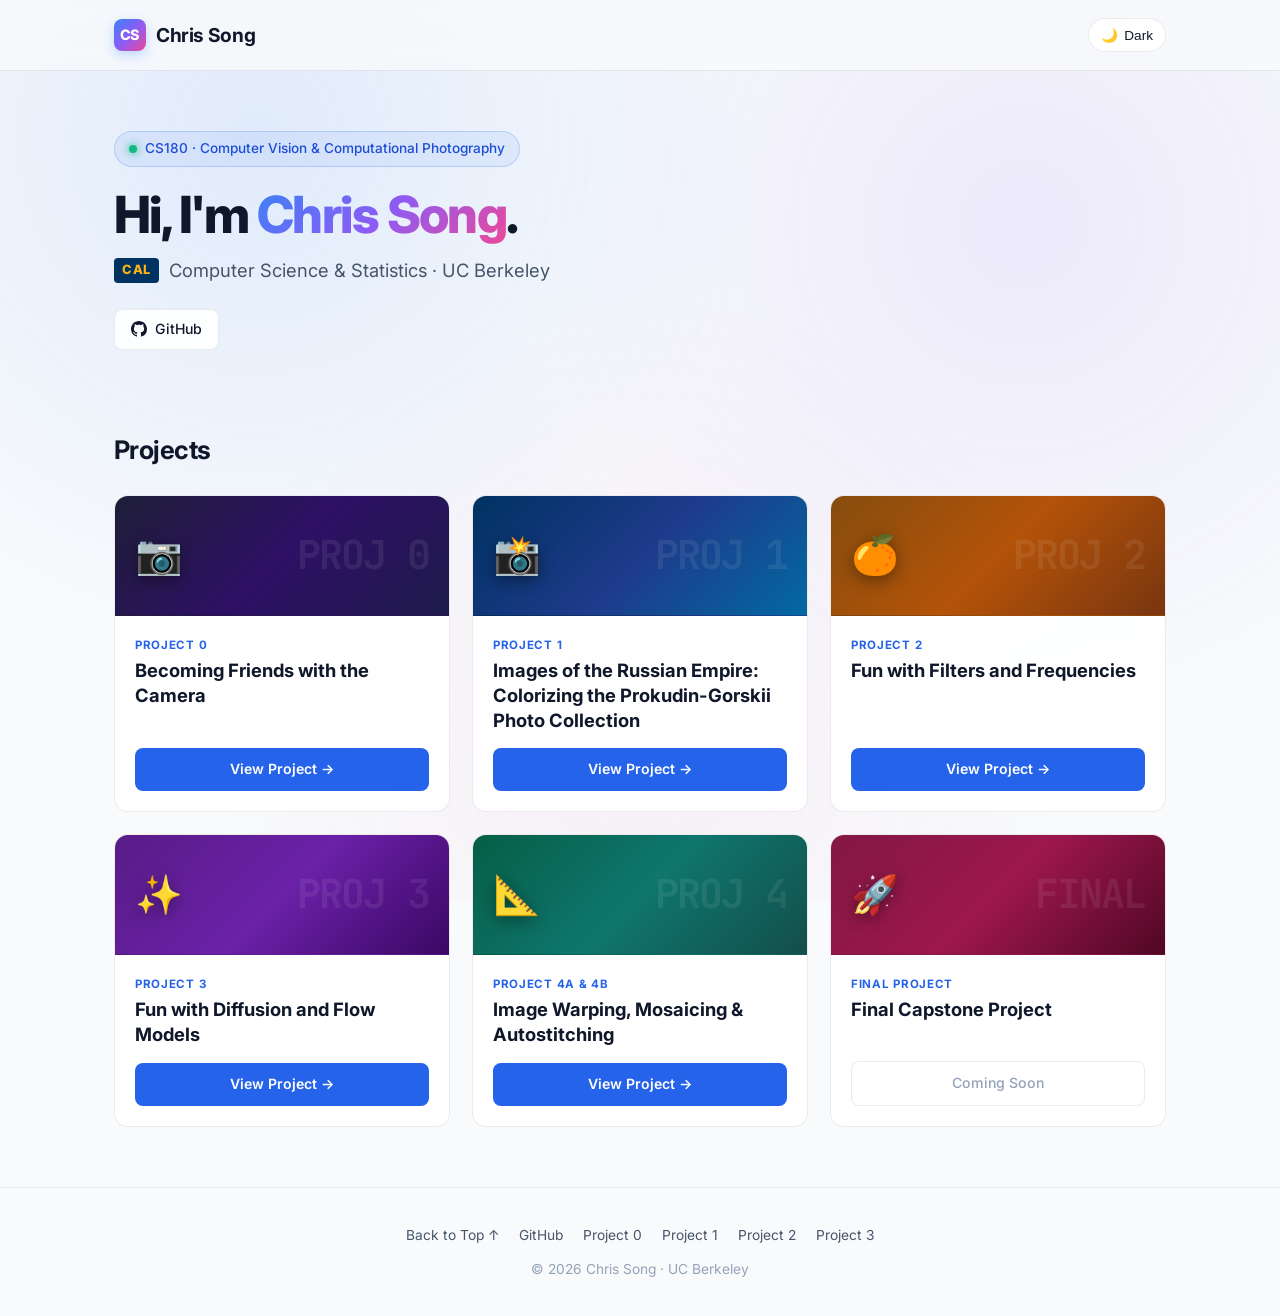
<file: index.html>
<!DOCTYPE html>
<html lang="en">
<head>
    <meta charset="UTF-8">
    <meta name="viewport" content="width=device-width, initial-scale=1.0">
    <title>Chris Song | CS180 Portfolio</title>
    <meta name="description" content="Chris Song - Computer Science & Statistics at UC Berkeley. CS180 Computer Vision & Computational Photography Portfolio.">
    <link rel="preconnect" href="https://fonts.googleapis.com">
    <link rel="preconnect" href="https://fonts.gstatic.com" crossorigin>
    <link href="https://fonts.googleapis.com/css2?family=Inter:wght@300;400;500;600;700;800&family=JetBrains+Mono:wght@500;700&display=swap" rel="stylesheet">
    <style>
        :root {
            --bg: #0b0f19;
            --bg-secondary: #111827;
            --card-bg: rgba(17, 24, 39, 0.75);
            --card-border: rgba(255, 255, 255, 0.08);
            --card-hover-border: rgba(59, 130, 246, 0.5);
            --text-primary: #f3f4f6;
            --text-secondary: #9ca3af;
            --text-muted: #6b7280;
            --accent-primary: #3b82f6;
            --accent-gradient: linear-gradient(135deg, #3b82f6 0%, #8b5cf6 50%, #ec4899 100%);
            --glow: rgba(59, 130, 246, 0.15);
            --radius-sm: 8px;
            --radius-md: 14px;
            --radius-lg: 20px;
            --transition: all 0.25s cubic-bezier(0.16, 1, 0.3, 1);
        }

        [data-theme="light"] {
            --bg: #f8fafc;
            --bg-secondary: #ffffff;
            --card-bg: rgba(255, 255, 255, 0.9);
            --card-border: rgba(0, 0, 0, 0.08);
            --card-hover-border: rgba(59, 130, 246, 0.6);
            --text-primary: #0f172a;
            --text-secondary: #475569;
            --text-muted: #94a3b8;
            --accent-primary: #2563eb;
            --glow: rgba(37, 99, 235, 0.08);
        }

        * {
            box-sizing: border-box;
            margin: 0;
            padding: 0;
        }

        body {
            font-family: 'Inter', -apple-system, BlinkMacSystemFont, 'Segoe UI', Roboto, sans-serif;
            background-color: var(--bg);
            color: var(--text-primary);
            line-height: 1.6;
            min-height: 100vh;
            position: relative;
            overflow-x: hidden;
            transition: background-color 0.3s ease, color 0.3s ease;
        }

        .bg-glow {
            position: fixed;
            top: 0;
            left: 50%;
            transform: translateX(-50%);
            width: 100vw;
            height: 100vh;
            background: 
                radial-gradient(circle at 20% 15%, rgba(59, 130, 246, 0.12) 0%, transparent 40%),
                radial-gradient(circle at 80% 25%, rgba(139, 92, 246, 0.1) 0%, transparent 40%),
                radial-gradient(circle at 50% 80%, rgba(236, 72, 153, 0.06) 0%, transparent 45%);
            pointer-events: none;
            z-index: -1;
        }

        .container {
            max-width: 1100px;
            margin: 0 auto;
            padding: 0 24px;
        }

        /* Navigation Header */
        header {
            position: sticky;
            top: 0;
            backdrop-filter: blur(16px);
            -webkit-backdrop-filter: blur(16px);
            background: rgba(11, 15, 25, 0.7);
            border-bottom: 1px solid var(--card-border);
            z-index: 100;
            transition: var(--transition);
        }

        [data-theme="light"] header {
            background: rgba(248, 250, 252, 0.8);
        }

        .nav-inner {
            display: flex;
            justify-content: space-between;
            align-items: center;
            height: 70px;
        }

        .logo {
            font-weight: 700;
            font-size: 1.2rem;
            color: var(--text-primary);
            text-decoration: none;
            display: flex;
            align-items: center;
            gap: 10px;
            letter-spacing: -0.02em;
        }

        .logo-badge {
            width: 32px;
            height: 32px;
            border-radius: var(--radius-sm);
            background: var(--accent-gradient);
            display: flex;
            align-items: center;
            justify-content: center;
            color: white;
            font-weight: 800;
            font-size: 0.9rem;
            box-shadow: 0 4px 12px rgba(59, 130, 246, 0.3);
        }

        .theme-toggle-btn {
            background: var(--card-bg);
            border: 1px solid var(--card-border);
            color: var(--text-primary);
            padding: 8px 12px;
            border-radius: 9999px;
            cursor: pointer;
            display: flex;
            align-items: center;
            gap: 6px;
            font-size: 0.85rem;
            font-weight: 500;
            transition: var(--transition);
        }

        .theme-toggle-btn:hover {
            border-color: var(--accent-primary);
            transform: translateY(-1px);
        }

        /* Hero Section */
        .hero {
            padding: 60px 0 40px 0;
            text-align: left;
        }

        .hero-badge {
            display: inline-flex;
            align-items: center;
            gap: 8px;
            padding: 6px 14px;
            border-radius: 9999px;
            background: rgba(59, 130, 246, 0.12);
            border: 1px solid rgba(59, 130, 246, 0.25);
            color: #93c5fd;
            font-size: 0.85rem;
            font-weight: 500;
            margin-bottom: 18px;
        }

        [data-theme="light"] .hero-badge {
            color: #1d4ed8;
            background: rgba(37, 99, 235, 0.08);
            border-color: rgba(37, 99, 235, 0.2);
        }

        .hero-dot {
            width: 8px;
            height: 8px;
            border-radius: 50%;
            background-color: #10b981;
            box-shadow: 0 0 8px #10b981;
        }

        .hero h1 {
            font-size: clamp(2.2rem, 4.5vw, 3.2rem);
            font-weight: 800;
            letter-spacing: -0.03em;
            line-height: 1.15;
            margin-bottom: 12px;
        }

        .gradient-text {
            background: var(--accent-gradient);
            -webkit-background-clip: text;
            -webkit-text-fill-color: transparent;
            display: inline-block;
        }

        .hero-subtitle {
            font-size: 1.15rem;
            color: var(--text-secondary);
            font-weight: 400;
            margin-bottom: 24px;
            display: flex;
            align-items: center;
            gap: 10px;
            flex-wrap: wrap;
        }

        .cal-tag {
            background: #003262;
            color: #FDB515;
            padding: 2px 8px;
            border-radius: 4px;
            font-size: 0.8rem;
            font-weight: 800;
            letter-spacing: 0.04em;
        }

        .social-bar {
            display: flex;
            gap: 12px;
            flex-wrap: wrap;
        }

        .social-link {
            display: inline-flex;
            align-items: center;
            gap: 8px;
            padding: 8px 16px;
            border-radius: var(--radius-sm);
            background: var(--card-bg);
            border: 1px solid var(--card-border);
            color: var(--text-primary);
            text-decoration: none;
            font-size: 0.88rem;
            font-weight: 500;
            transition: var(--transition);
        }

        .social-link:hover {
            border-color: var(--accent-primary);
            transform: translateY(-2px);
            box-shadow: 0 4px 14px var(--glow);
        }

        .social-link svg {
            width: 16px;
            height: 16px;
            fill: currentColor;
        }

        /* Projects Section */
        .section-header {
            margin: 40px 0 24px 0;
        }

        .section-title {
            font-size: 1.6rem;
            font-weight: 700;
            letter-spacing: -0.02em;
        }

        /* Projects Grid */
        .projects-grid {
            display: grid;
            grid-template-columns: repeat(auto-fill, minmax(320px, 1fr));
            gap: 22px;
            margin-bottom: 60px;
        }

        .project-card {
            background: var(--card-bg);
            border: 1px solid var(--card-border);
            border-radius: var(--radius-md);
            overflow: hidden;
            display: flex;
            flex-direction: column;
            transition: var(--transition);
            backdrop-filter: blur(12px);
            -webkit-backdrop-filter: blur(12px);
        }

        .project-card:hover {
            border-color: var(--card-hover-border);
            transform: translateY(-3px);
            box-shadow: 0 10px 25px var(--glow);
        }

        .project-banner {
            height: 120px;
            display: flex;
            align-items: center;
            justify-content: space-between;
            padding: 0 20px;
            position: relative;
            border-bottom: 1px solid var(--card-border);
        }

        .project-banner.p0-theme {
            background: linear-gradient(135deg, #1e1e38 0%, #2e1065 50%, #1e1b4b 100%);
        }

        .project-banner.p1-theme {
            background: linear-gradient(135deg, #003262 0%, #1e3a8a 50%, #0369a1 100%);
        }

        .project-banner.p2-theme {
            background: linear-gradient(135deg, #854d0e 0%, #b45309 50%, #78350f 100%);
        }

        .project-banner.p3-theme {
            background: linear-gradient(135deg, #581c87 0%, #6b21a8 50%, #3b0764 100%);
        }

        .project-banner.p4-theme {
            background: linear-gradient(135deg, #065f46 0%, #0f766e 50%, #134e4a 100%);
        }

        .project-banner.final-theme {
            background: linear-gradient(135deg, #831843 0%, #9d174d 50%, #500724 100%);
        }

        .banner-icon {
            font-size: 2.4rem;
            filter: drop-shadow(0 4px 8px rgba(0, 0, 0, 0.4));
        }

        .banner-watermark {
            font-family: 'JetBrains Mono', monospace;
            font-size: 2.5rem;
            font-weight: 700;
            color: rgba(255, 255, 255, 0.08);
            letter-spacing: -0.05em;
            user-select: none;
        }

        .project-card-body {
            padding: 20px;
            display: flex;
            flex-direction: column;
            justify-content: space-between;
            flex-grow: 1;
            gap: 16px;
        }

        .project-category-tag {
            font-size: 0.72rem;
            font-weight: 700;
            text-transform: uppercase;
            letter-spacing: 0.06em;
            color: var(--accent-primary);
            margin-bottom: 4px;
        }

        .project-title {
            font-size: 1.15rem;
            font-weight: 700;
            color: var(--text-primary);
            line-height: 1.35;
        }

        .project-title a {
            color: inherit;
            text-decoration: none;
            transition: var(--transition);
        }

        .project-title a:hover {
            color: var(--accent-primary);
        }

        .project-actions {
            margin-top: auto;
        }

        .btn-primary {
            display: inline-flex;
            align-items: center;
            justify-content: center;
            width: 100%;
            padding: 10px 16px;
            background: var(--accent-primary);
            color: white;
            text-decoration: none;
            border-radius: var(--radius-sm);
            font-size: 0.88rem;
            font-weight: 600;
            transition: var(--transition);
        }

        .btn-primary:hover {
            opacity: 0.92;
            transform: translateY(-1px);
            box-shadow: 0 4px 12px rgba(59, 130, 246, 0.35);
        }

        .btn-disabled {
            display: inline-flex;
            align-items: center;
            justify-content: center;
            width: 100%;
            padding: 10px 16px;
            background: rgba(255, 255, 255, 0.03);
            border: 1px solid var(--card-border);
            color: var(--text-muted);
            border-radius: var(--radius-sm);
            font-size: 0.88rem;
            font-weight: 500;
            user-select: none;
        }

        /* Footer */
        footer {
            border-top: 1px solid var(--card-border);
            padding: 36px 0;
            margin-top: 60px;
            text-align: center;
            color: var(--text-muted);
            font-size: 0.86rem;
        }

        .footer-links {
            display: flex;
            justify-content: center;
            gap: 20px;
            margin-bottom: 12px;
        }

        .footer-links a {
            color: var(--text-secondary);
            text-decoration: none;
            transition: var(--transition);
        }

        .footer-links a:hover {
            color: var(--text-primary);
        }

        @media (max-width: 768px) {
            .hero {
                padding: 40px 0 25px 0;
            }
            .projects-grid {
                grid-template-columns: 1fr;
            }
        }
    </style>
</head>
<body>
    <div class="bg-glow"></div>

    <!-- Navigation Header -->
    <header>
        <div class="container nav-inner">
            <a href="#" class="logo">
                <div class="logo-badge">CS</div>
                <span>Chris Song</span>
            </a>
            <button class="theme-toggle-btn" id="theme-toggle" aria-label="Toggle color theme">
                <span id="theme-icon">☀️</span>
                <span id="theme-text">Theme</span>
            </button>
        </div>
    </header>

    <main class="container">
        <!-- Hero Section -->
        <section class="hero">
            <div class="hero-badge">
                <span class="hero-dot"></span>
                <span>CS180 · Computer Vision &amp; Computational Photography</span>
            </div>
            <h1>
                Hi, I'm <span class="gradient-text">Chris Song</span>.
            </h1>
            <div class="hero-subtitle">
                <span class="cal-tag">CAL</span>
                <span>Computer Science &amp; Statistics · UC Berkeley</span>
            </div>
            <div class="social-bar">
                <a href="https://github.com/ChrisSong214" target="_blank" rel="noopener noreferrer" class="social-link">
                    <svg viewBox="0 0 24 24"><path d="M12 0C5.37 0 0 5.37 0 12c0 5.31 3.435 9.795 8.205 11.385.6.105.825-.255.825-.57 0-.285-.015-1.23-.015-2.235-3.015.555-3.795-.735-4.035-1.41-.135-.345-.72-1.41-1.23-1.695-.42-.225-1.02-.78-.015-.795.945-.015 1.62.87 1.845 1.23 1.08 1.815 2.805 1.305 3.495.99.105-.78.42-1.305.765-1.605-2.67-.3-5.46-1.335-5.46-5.925 0-1.305.465-2.385 1.23-3.225-.12-.3-.54-1.53.12-3.18 0 0 1.005-.315 3.3 1.23.96-.27 1.98-.405 3-.405s2.04.135 3 .405c2.295-1.56 3.3-1.23 3.3-1.23.66 1.65.24 2.88.12 3.18.765.84 1.23 1.905 1.23 3.225 0 4.605-2.805 5.625-5.475 5.925.435.375.81 1.095.81 2.22 0 1.605-.015 2.895-.015 3.3 0 .315.225.69.825.57A12.02 12.02 0 0024 12c0-6.63-5.37-12-12-12z"/></svg>
                    GitHub
                </a>
            </div>
        </section>

        <!-- Projects Section -->
        <section id="projects">
            <div class="section-header">
                <h2 class="section-title">Projects</h2>
            </div>

            <!-- Projects Grid -->
            <div class="projects-grid">

                <!-- Project 0: Becoming Friends with the Camera -->
                <div class="project-card">
                    <div class="project-banner p0-theme">
                        <span class="banner-icon">📷</span>
                        <span class="banner-watermark">PROJ 0</span>
                    </div>
                    <div class="project-card-body">
                        <div>
                            <div class="project-category-tag">Project 0</div>
                            <h3 class="project-title">
                                <a href="./0/index.html">Becoming Friends with the Camera</a>
                            </h3>
                        </div>
                        <div class="project-actions">
                            <a href="./0/index.html" class="btn-primary">View Project →</a>
                        </div>
                    </div>
                </div>

                <!-- Project 1: Prokudin-Gorskii Colorization -->
                <div class="project-card">
                    <div class="project-banner p1-theme">
                        <span class="banner-icon">📸</span>
                        <span class="banner-watermark">PROJ 1</span>
                    </div>
                    <div class="project-card-body">
                        <div>
                            <div class="project-category-tag">Project 1</div>
                            <h3 class="project-title">
                                <a href="./1/index.html">Images of the Russian Empire: Colorizing the Prokudin-Gorskii Photo Collection</a>
                            </h3>
                        </div>
                        <div class="project-actions">
                            <a href="./1/index.html" class="btn-primary">View Project →</a>
                        </div>
                    </div>
                </div>

                <!-- Project 2: Filters and Frequencies -->
                <div class="project-card">
                    <div class="project-banner p2-theme">
                        <span class="banner-icon">🍊</span>
                        <span class="banner-watermark">PROJ 2</span>
                    </div>
                    <div class="project-card-body">
                        <div>
                            <div class="project-category-tag">Project 2</div>
                            <h3 class="project-title">
                                <a href="./2/index.html">Fun with Filters and Frequencies</a>
                            </h3>
                        </div>
                        <div class="project-actions">
                            <a href="./2/index.html" class="btn-primary">View Project →</a>
                        </div>
                    </div>
                </div>

                <!-- Project 3: Fun with Diffusion Models -->
                <div class="project-card">
                    <div class="project-banner p3-theme">
                        <span class="banner-icon">✨</span>
                        <span class="banner-watermark">PROJ 3</span>
                    </div>
                    <div class="project-card-body">
                        <div>
                            <div class="project-category-tag">Project 3</div>
                            <h3 class="project-title">
                                <a href="./3/index.html">Fun with Diffusion and Flow Models</a>
                            </h3>
                        </div>
                        <div class="project-actions">
                            <a href="./3/index.html" class="btn-primary">View Project →</a>
                        </div>
                    </div>
                </div>

                <!-- Project 4: (Auto)stitching and Photo Mosaics -->
                <div class="project-card">
                    <div class="project-banner p4-theme">
                        <span class="banner-icon">📐</span>
                        <span class="banner-watermark">PROJ 4</span>
                    </div>
                    <div class="project-card-body">
                        <div>
                            <div class="project-category-tag">Project 4A &amp; 4B</div>
                            <h3 class="project-title">
                                <a href="./4/index.html">Image Warping, Mosaicing &amp; Autostitching</a>
                            </h3>
                        </div>
                        <div class="project-actions">
                            <a href="./4/index.html" class="btn-primary">View Project →</a>
                        </div>
                    </div>
                </div>

                <!-- Final Project -->
                <div class="project-card">
                    <div class="project-banner final-theme">
                        <span class="banner-icon">🚀</span>
                        <span class="banner-watermark">FINAL</span>
                    </div>
                    <div class="project-card-body">
                        <div>
                            <div class="project-category-tag">Final Project</div>
                            <h3 class="project-title">Final Capstone Project</h3>
                        </div>
                        <div class="project-actions">
                            <span class="btn-disabled">Coming Soon</span>
                        </div>
                    </div>
                </div>

            </div>
        </section>
    </main>

    <!-- Footer -->
    <footer>
        <div class="container">
            <div class="footer-links">
                <a href="#">Back to Top ↑</a>
                <a href="https://github.com/ChrisSong214" target="_blank" rel="noopener noreferrer">GitHub</a>
                <a href="./0/index.html">Project 0</a>
                <a href="./1/index.html">Project 1</a>
                <a href="./2/index.html">Project 2</a>
                <a href="./3/index.html">Project 3</a>
            </div>
            <p>&copy; <span id="current-year"></span> Chris Song · UC Berkeley</p>
        </div>
    </footer>

    <!-- Theme Script -->
    <script>
        document.getElementById('current-year').textContent = new Date().getFullYear();

        const themeBtn = document.getElementById('theme-toggle');
        const themeIcon = document.getElementById('theme-icon');
        const themeText = document.getElementById('theme-text');

        const storedTheme = localStorage.getItem('theme');
        const prefersDark = window.matchMedia('(prefers-color-scheme: dark)').matches;
        
        if (storedTheme === 'light' || (!storedTheme && !prefersDark)) {
            document.documentElement.setAttribute('data-theme', 'light');
            themeIcon.textContent = '🌙';
            themeText.textContent = 'Dark';
        } else {
            document.documentElement.setAttribute('data-theme', 'dark');
            themeIcon.textContent = '☀️';
            themeText.textContent = 'Light';
        }

        themeBtn.addEventListener('click', () => {
            const currentTheme = document.documentElement.getAttribute('data-theme');
            if (currentTheme === 'light') {
                document.documentElement.setAttribute('data-theme', 'dark');
                localStorage.setItem('theme', 'dark');
                themeIcon.textContent = '☀️';
                themeText.textContent = 'Light';
            } else {
                document.documentElement.setAttribute('data-theme', 'light');
                localStorage.setItem('theme', 'light');
                themeIcon.textContent = '🌙';
                themeText.textContent = 'Dark';
            }
        });
    </script>
</body>
</html>
</file>
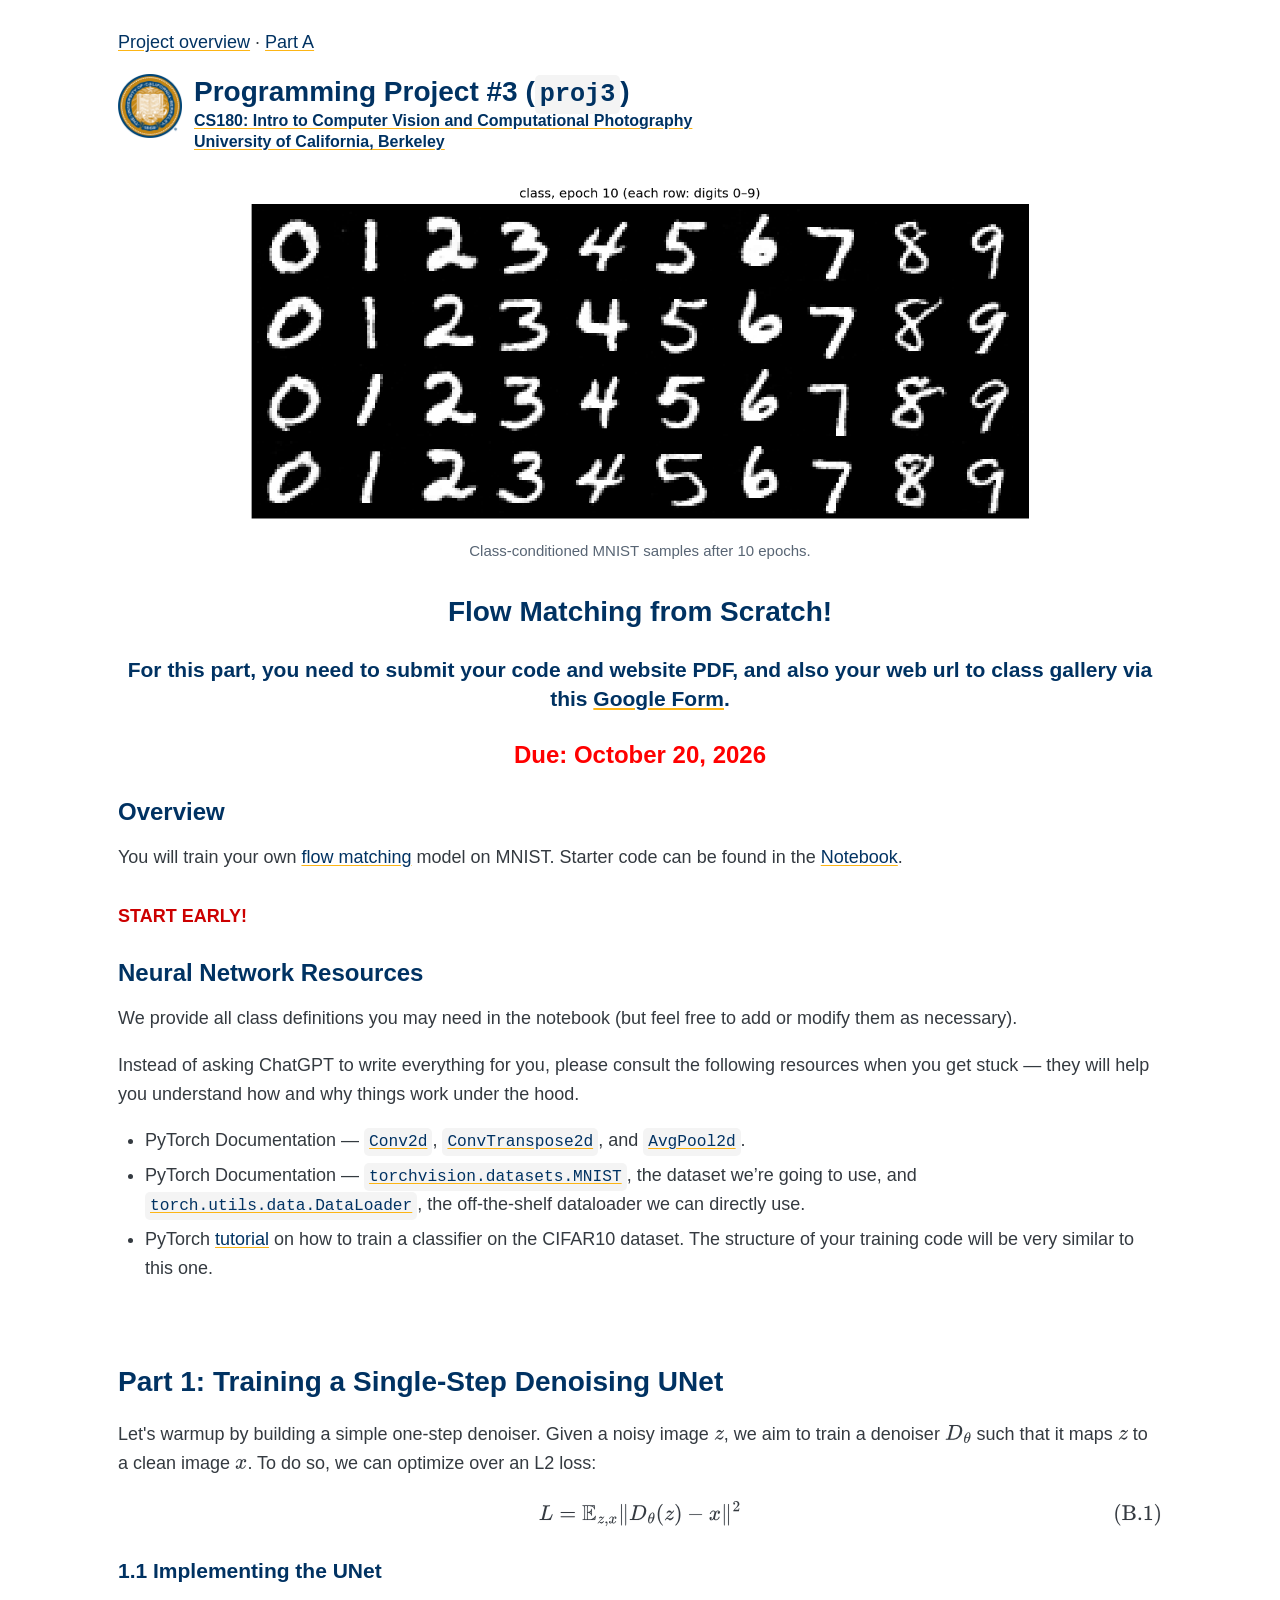
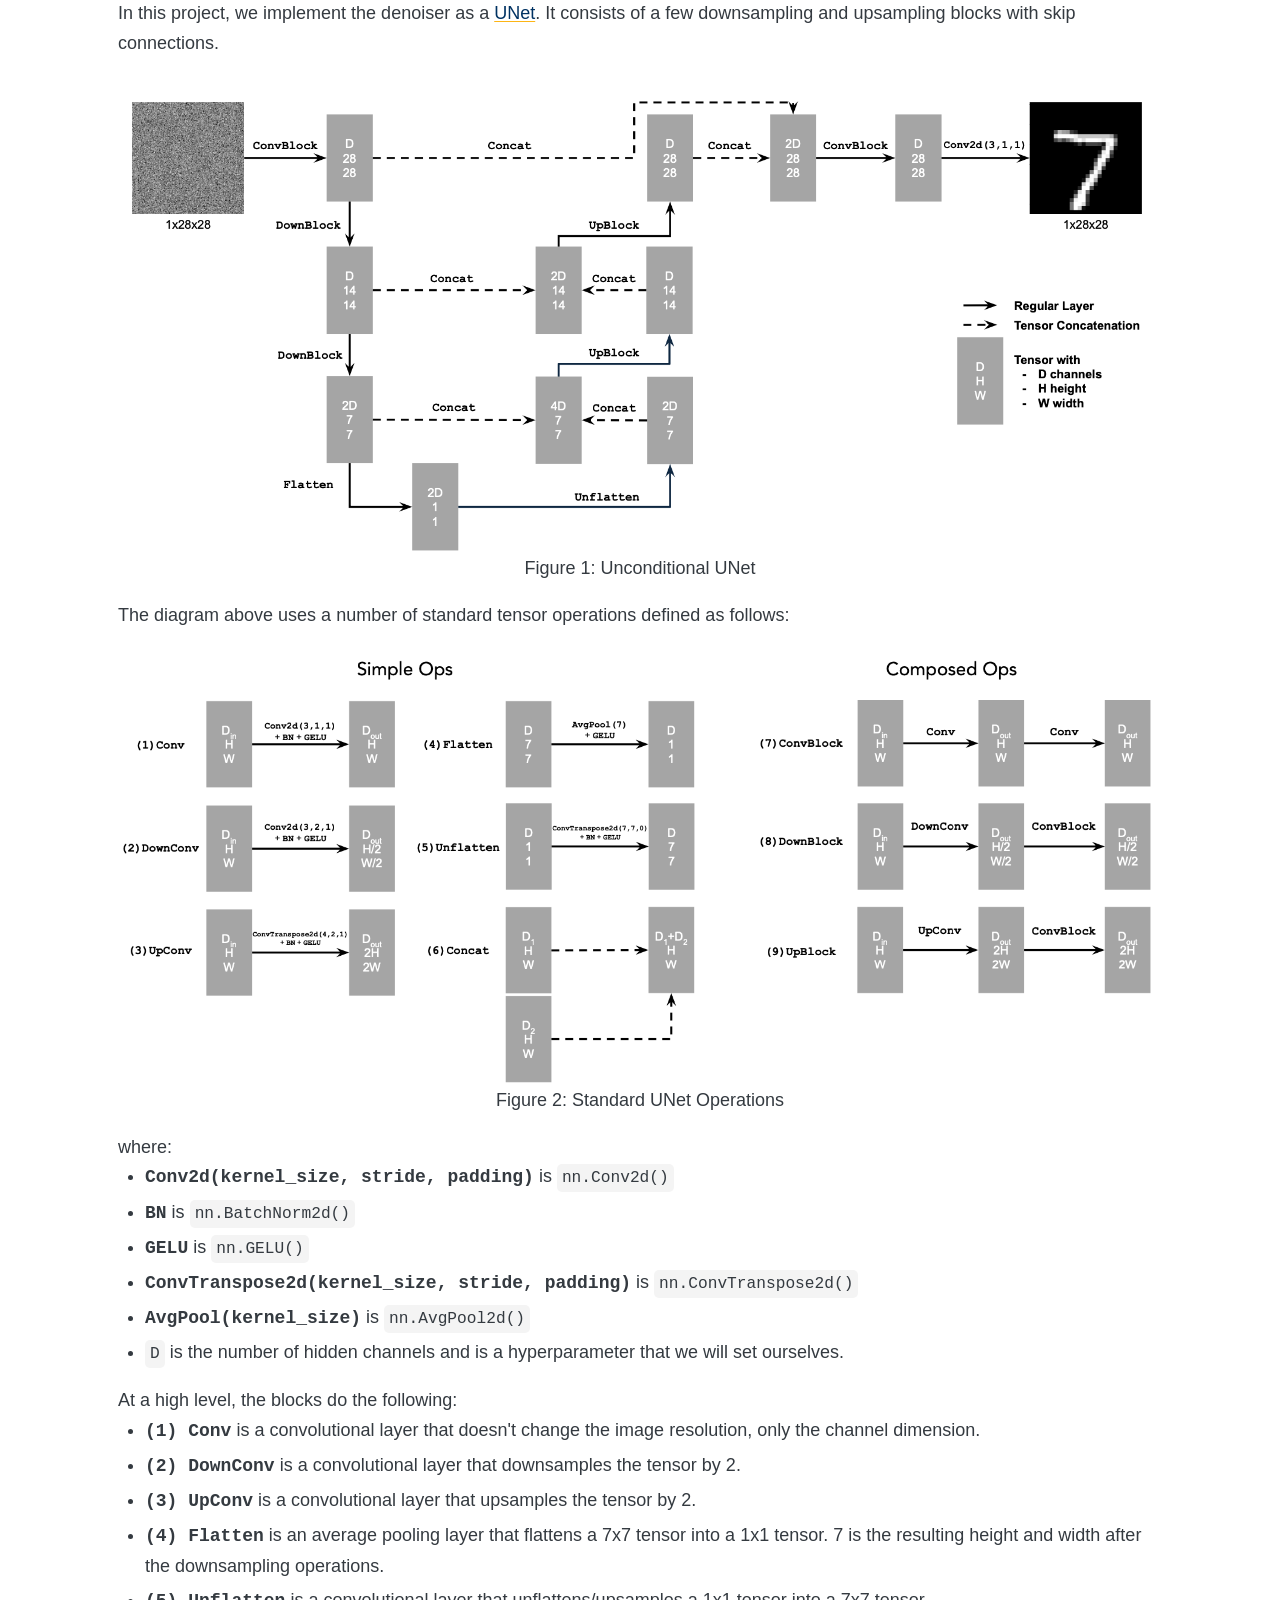
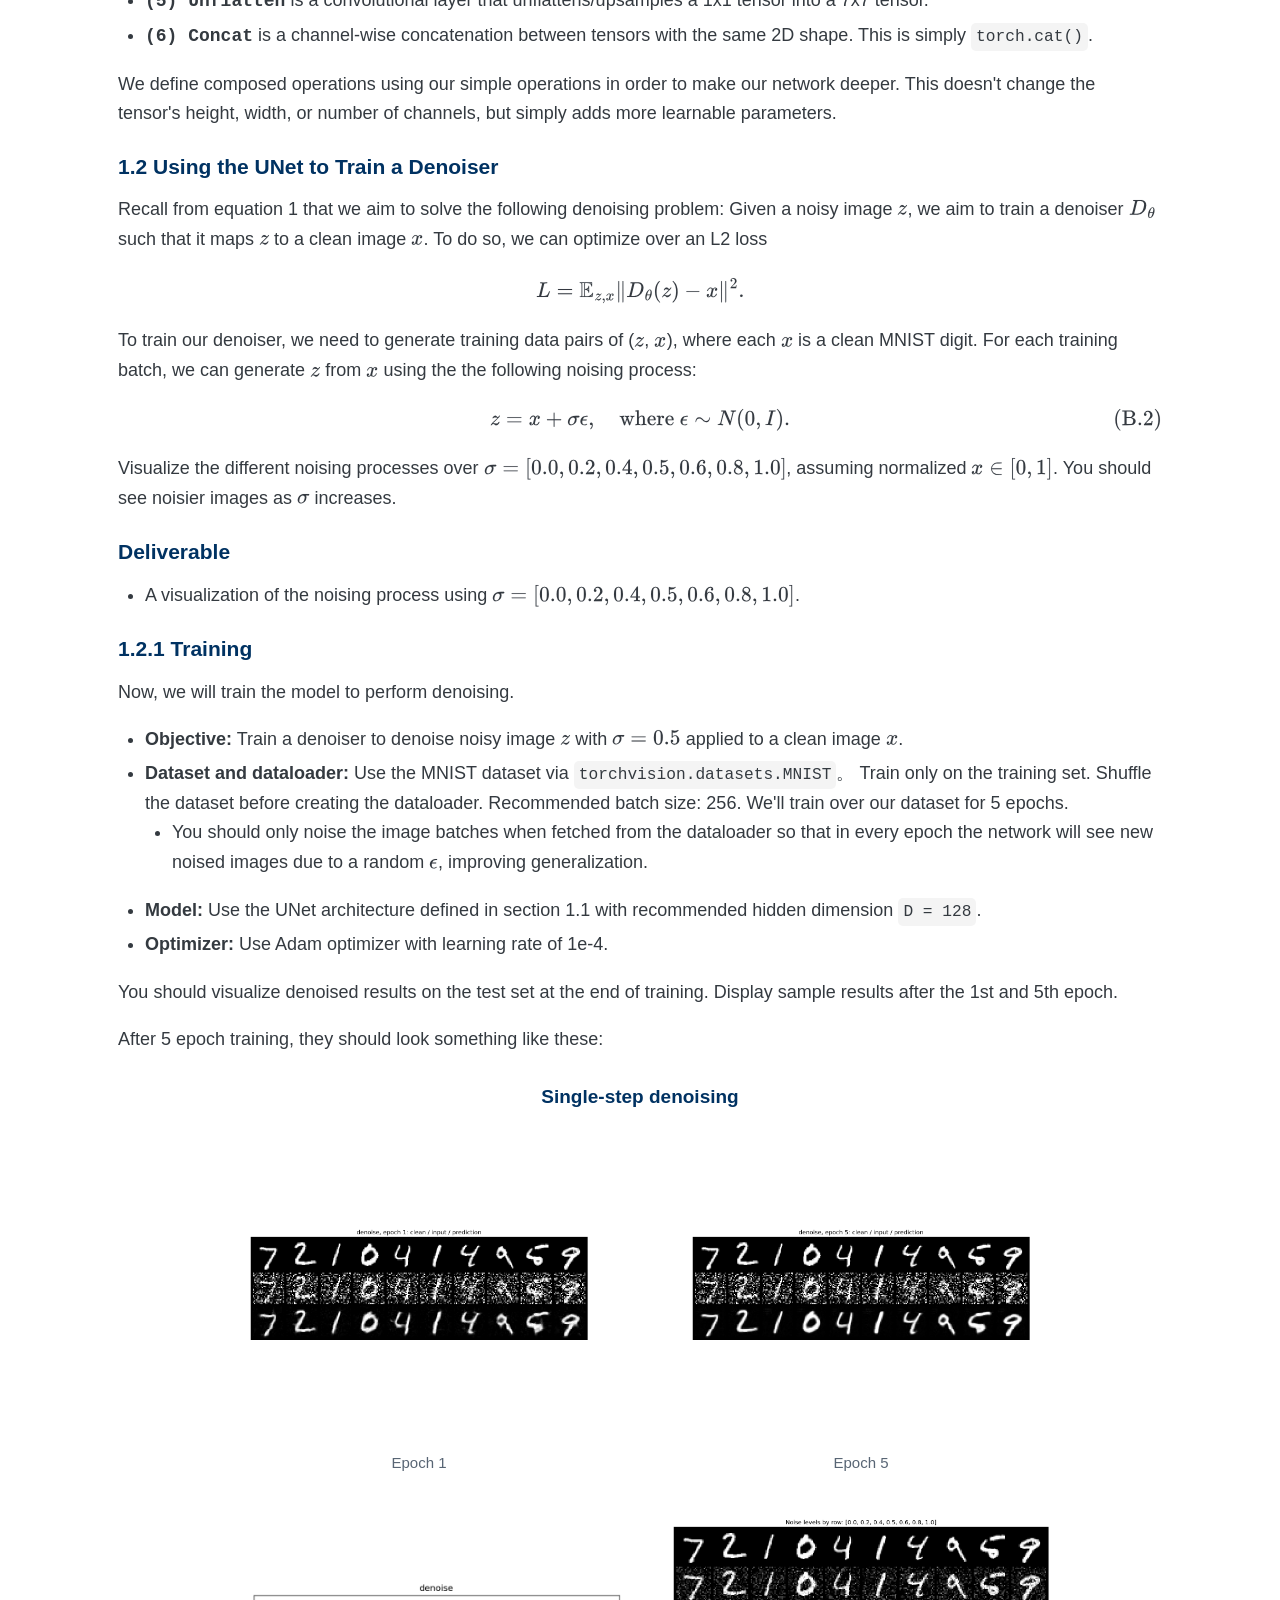
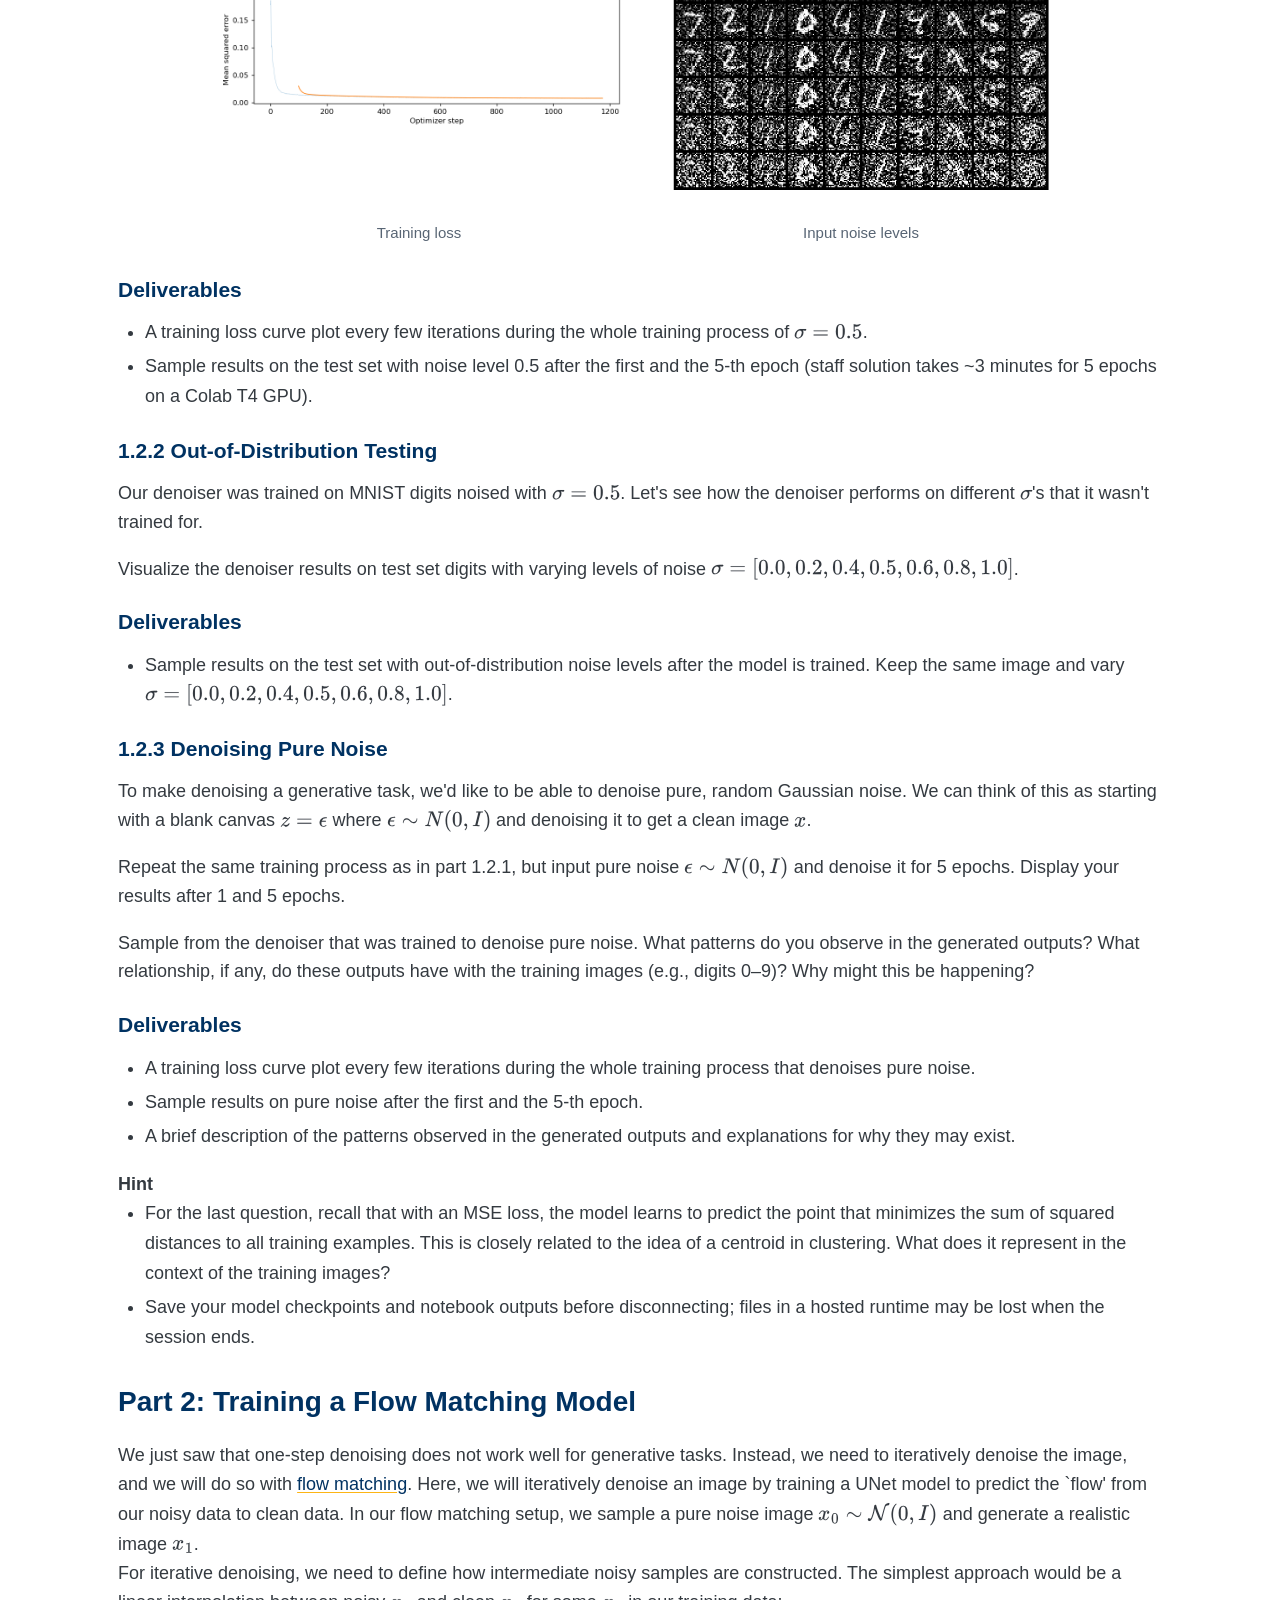
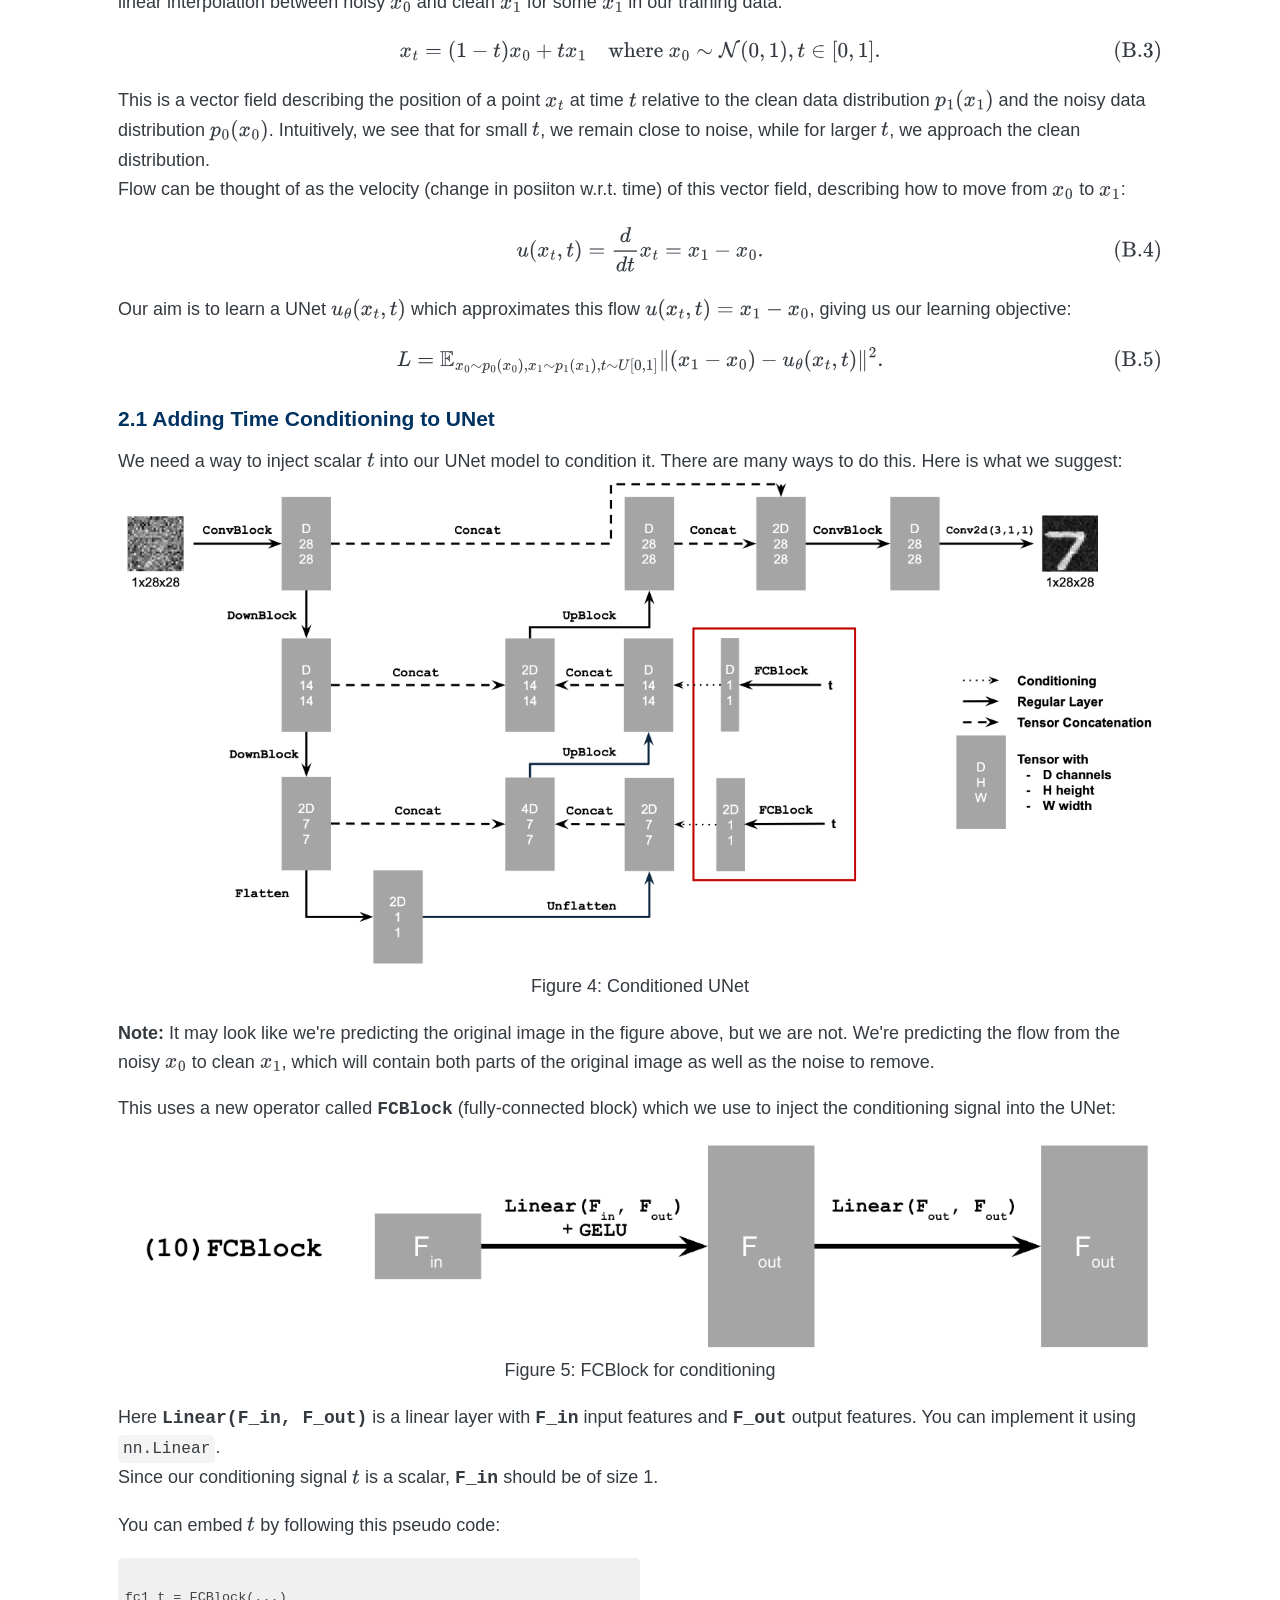
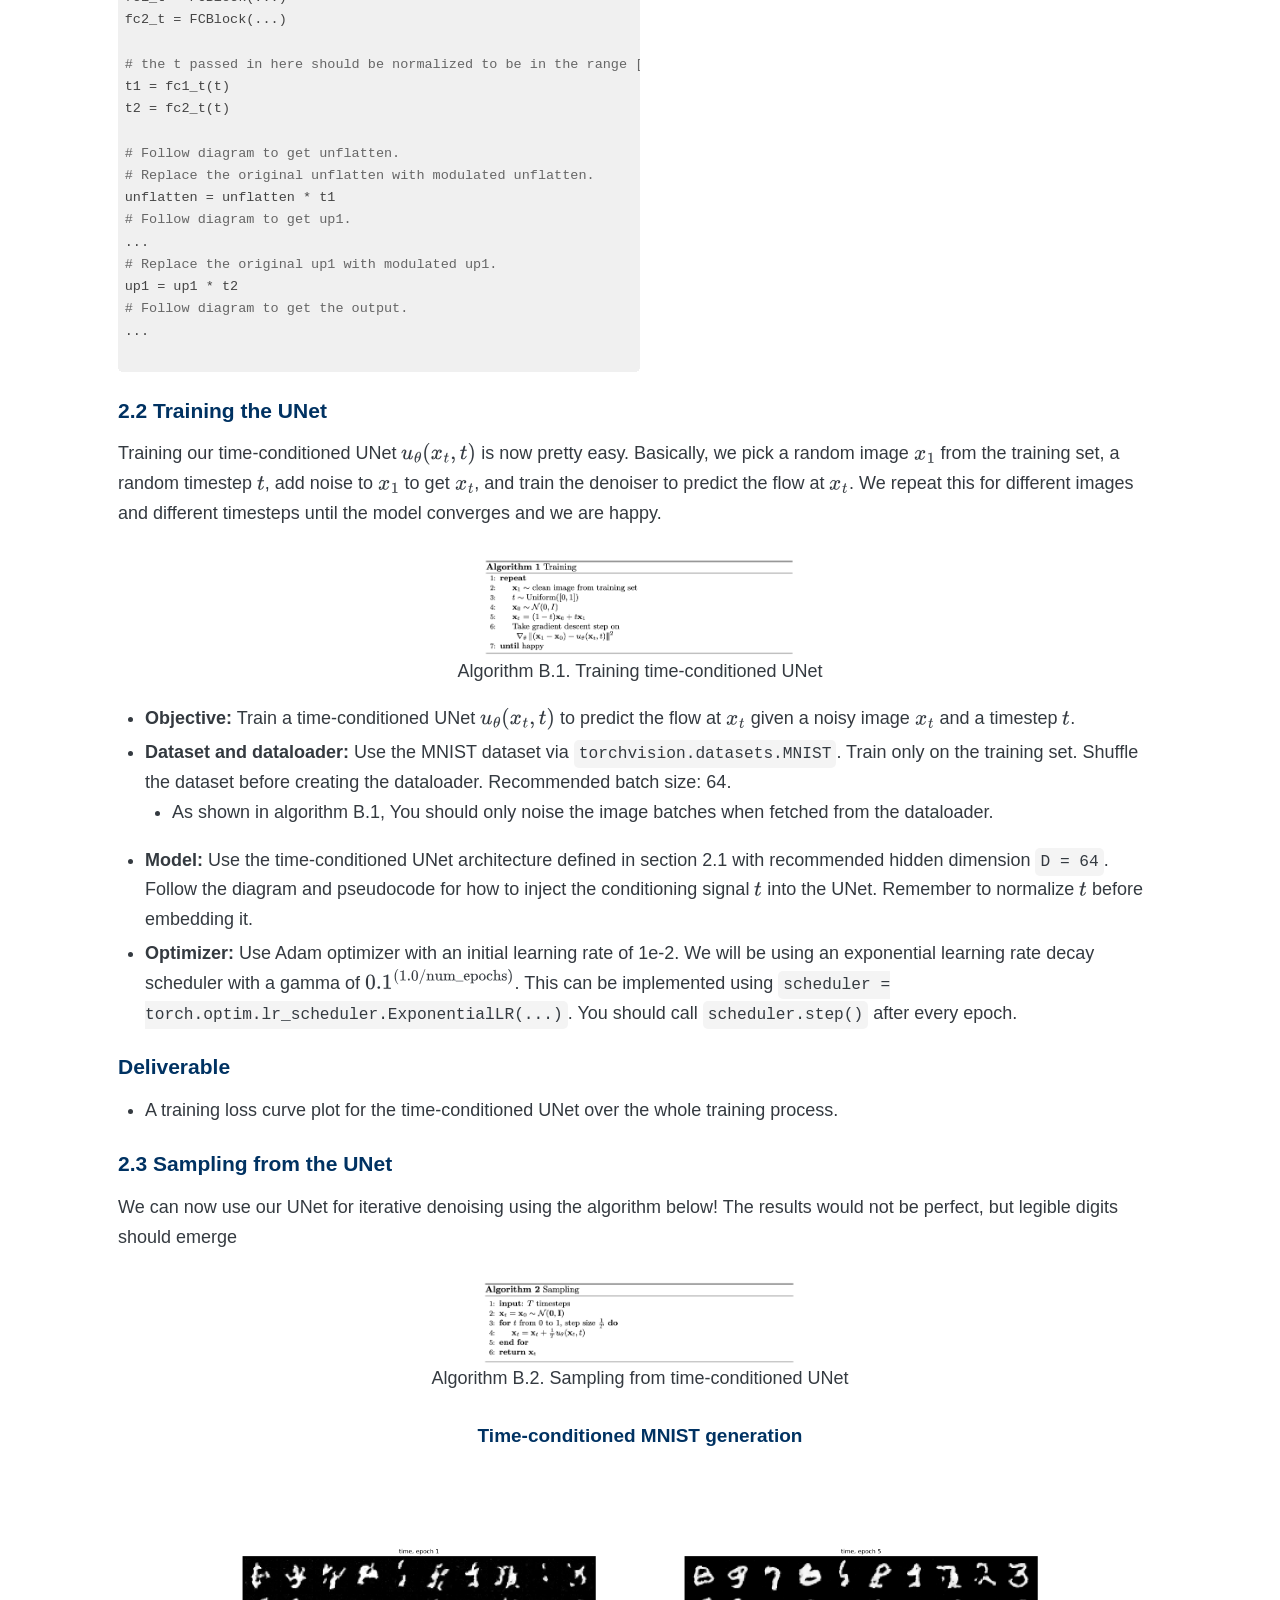
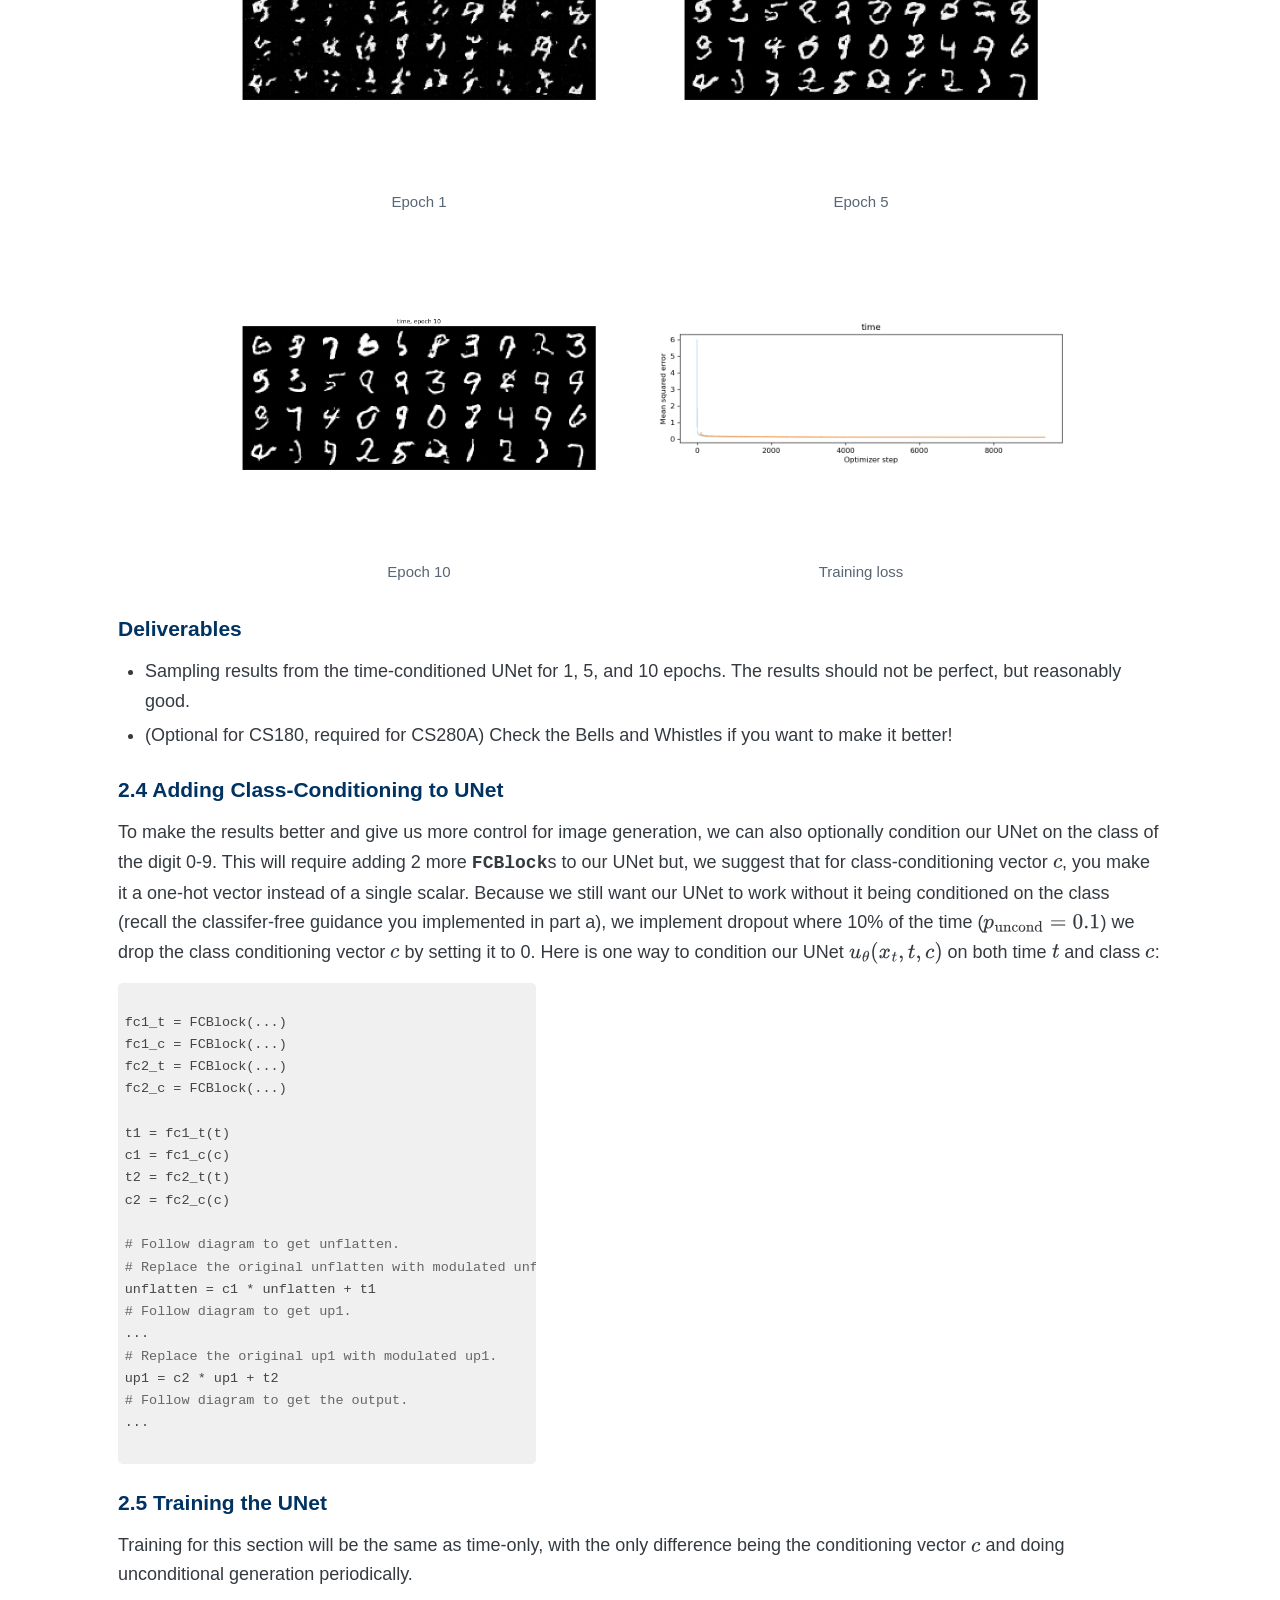
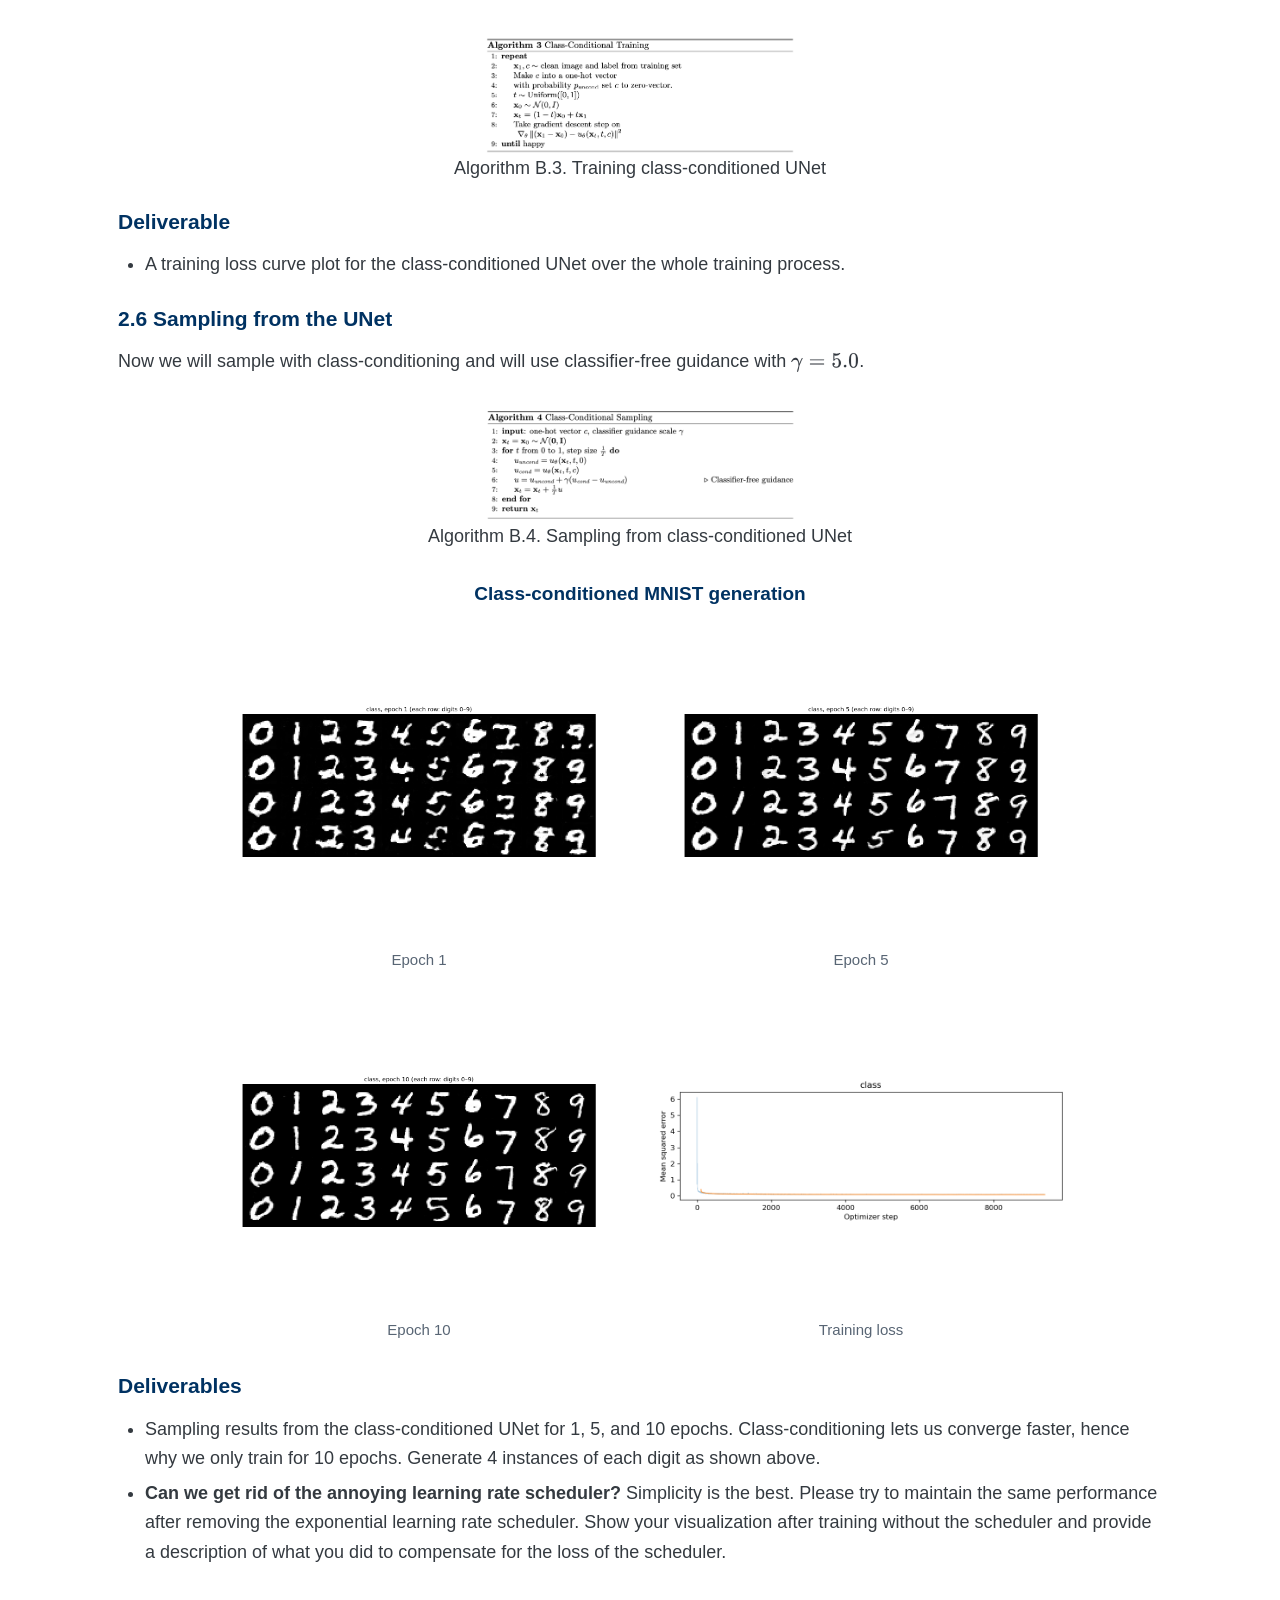
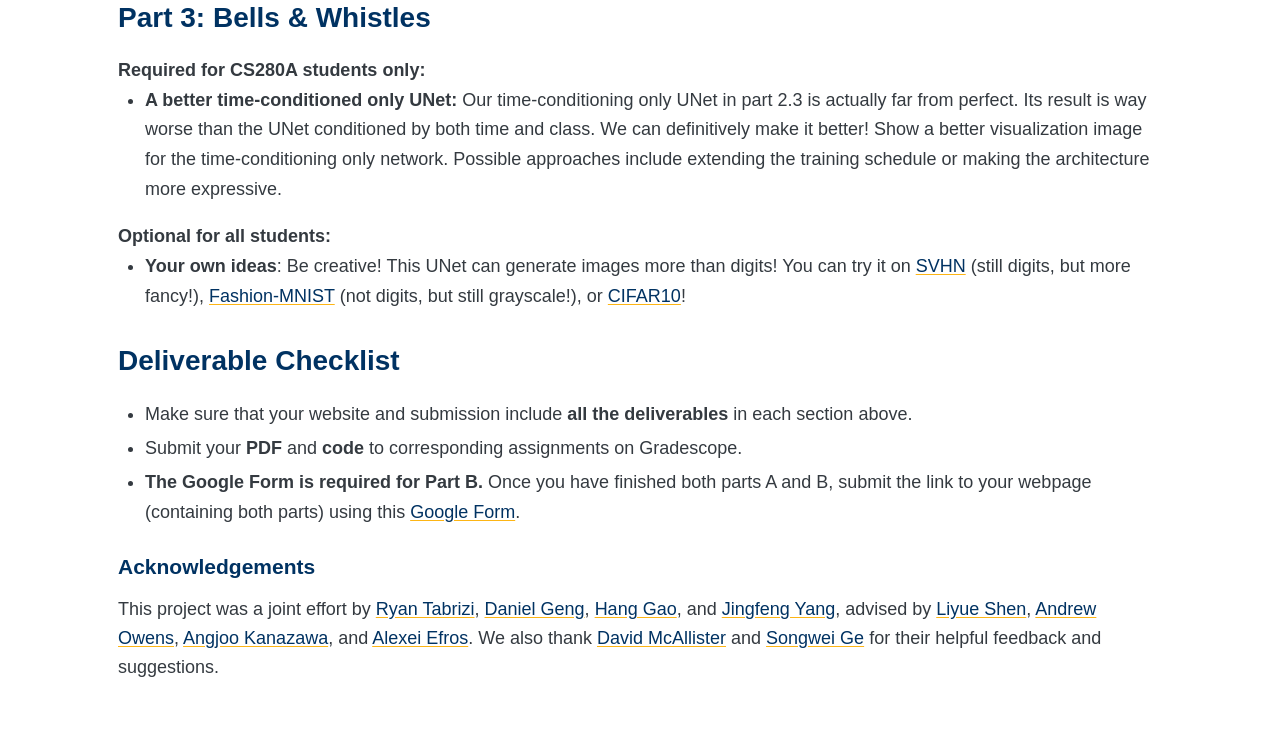
<file: 3/part_b.html>
<!-- saved from url=(0057)https://cal-cs180.github.io/fa26/hw/proj3-flow/partb.html -->
<html lang="en"><head><meta http-equiv="Content-Type" content="text/html; charset=UTF-8">
    
    <title>CS180: Intro to Computer Vision and Computational Photography</title>
    <link rel="StyleSheet" href="./part_b_files/style.css" type="text/css" media="all">

    <link rel="stylesheet" href="./part_b_files/default.min.css">
    <script src="./part_b_files/highlight.min.js"></script>
    <link rel="stylesheet" href="./part_b_files/assignment-math.css">
    <script src="./part_b_files/assignment-math.js"></script>
    <script defer="" src="./part_b_files/tex-svg-full.js"></script>

    <script>
      hljs.initHighlightingOnLoad();
    </script>
    <style>
        code {
            background-color: #f4f4f4;
            padding: 5px;
            border-radius: 5px;
        }
        .image-container {
  display: flex;
  justify-content: center;
  align-items: flex-start;
  gap: 20px;
}

.image-container > div {
  display: flex;
  flex-direction: column;
  align-items: center;
  width: 30%;
  max-width: 200px;
}

.image-container img {
  width: 100%;
  height: auto;
}

.image-container p {
  text-align: center;
  margin-top: 10px;
}
    /* Two image containers */
    .column {
      float: left;
      width: 45%;
      padding: 5px;
    }

    /* Clear floats after image containers */
    .row::after {
      content: "";
      clear: both;
      display: table;
    }
    code {
          background-color: #f4f4f4;
          padding: 2.5px;
          border-radius: 5px;
      }
        .image-container {
  display: flex;
  justify-content: center;
  align-items: flex-start;
  gap: 20px;
}

        .image-container {
  display: flex;
  justify-content: center;
  align-items: flex-start;
  gap: 20px;
}

.image-container > div {
  display: flex;
  flex-direction: column;
  align-items: center;
  width: 40%;
  max-width: 200px;
  position: relative;
  padding: 20px;
  overflow: visible;
}

.image-container img {
  width: 100%;
  height: auto;
  transform-origin: center center;
}

.image-container p {
  text-align: center;
  margin-top: 10px;
}
      /* Two image containers */
      .column {
        float: left;
        width: 45%;
        padding: 5px;
      }

      /* Clear floats after image containers */
      .row::after {
        content: "";
        clear: both;
        display: table;
      }

      @keyframes rotate180 {
        from {
          transform: rotate(0deg);
        }
        to {
          transform: rotate(180deg);
        }
      }

      .rotating-image {
        transition: transform 1.5s;
        transform: rotate(0deg);
      }

      .rotating-image:hover {
        transform: rotate(180deg);
      }

      .zoom-animation {
        transition: transform 1s ease-in-out;
        transform: scale(1);
      }

      .zoom-animation:hover,
      .zoom-animation.active {
        transform: scale(0.25);
      }

      .rotating-image {
        transition: transform 1.5s;
        transform: rotate(0deg);
      }

      .rotating-image:hover,
      .rotating-image.active {
        transform: rotate(180deg);
      }

      .caption-container {
        position: relative;
        height: auto;
        min-height: 2em;
        text-align: center;
        width: 100%;
        padding: 5px 0;
      }

      .caption-default, .caption-transform {
        position: absolute;
        width: 100%;
        transition: opacity 1.5s;
        white-space: normal;
        left: 0;
      }

      .caption-transform {
        opacity: 0;
      }

      .rotating-image:hover + .caption-container .caption-default,
      .active + .caption-container .caption-default {
        opacity: 0;
      }

      .rotating-image:hover + .caption-container .caption-transform,
      .active + .caption-container .caption-transform {
        opacity: 1;
      }

      .zoom-animation:hover + .caption-container .caption-default {
        opacity: 0;
      }

      .zoom-animation:hover + .caption-container .caption-transform {
        opacity: 1;
      }

      .image-container > div:hover .zoom-animation {
        transform: scale(0.25);
      }

      .image-container > div:hover .caption-default {
        opacity: 0;
      }

      .image-container > div:hover .caption-transform {
        opacity: 1;
      }

      .caption-container .caption-default {
        opacity: 1;
        transition: opacity 1.5s;
      }

      .caption-container .caption-transform {
        opacity: 0;
        transition: opacity 1.5s;
      }

      .active + .caption-container .caption-default {
        opacity: 0;
      }

      .active + .caption-container .caption-transform {
        opacity: 1;
      }

      .dissolve-container {
        position: relative;
        width: 100%;
        height: 0;
        padding-bottom: 100%; /* Creates a square aspect ratio */
        margin-bottom: 5px; /* Reduced from 10px to match other captions */
      }

      .dissolve-image {
        position: absolute;
        top: 0;
        left: 0;
        width: 100%;
        height: 100%;
        transition: opacity 1s ease-in-out;
      }

      .dissolve-image.original {
        opacity: 1;
      }

      .dissolve-image.edited {
        opacity: 0;
      }

      .dissolve-image.original.active {
        opacity: 0;
      }

      .dissolve-image.edited.active {
        opacity: 1;
      }

      /* Ensure consistent caption styling */
      .image-container > div p {
        text-align: center;
        margin-top: 5px;  /* Reduced from 10px to align with other captions */
        margin-bottom: 0;
      }

      /* Hover state */
      .dissolve-container:hover .dissolve-image.original {
        opacity: 0;
      }

      .dissolve-container:hover .dissolve-image.edited {
        opacity: 1;
      }

      /* Add styling for code comments */
      code .hljs-comment {
        color: #666666;  /* A dark grey color */
      }

      h1 {
      font-size: x-large;
    }

    h1 a {
      font-size: medium;
    }

      h1 img {
      float: left;
      padding-right: 1em;
    }
    /* Match Part A's exercise-heading and inline-code typography. */
    code { padding: 5px; }
    </style>

      <meta name="viewport" content="width=device-width, initial-scale=1">
    <link rel="stylesheet" href="./part_b_files/assignment-layout.css">
      <link rel="stylesheet" href="./part_b_files/assignment-grids.css">
  <style type="text/css">.CtxtMenu_InfoClose {  top:.2em; right:.2em;}
.CtxtMenu_InfoContent {  overflow:auto; text-align:left; font-size:80%;  padding:.4em .6em; border:1px inset; margin:1em 0px;  max-height:20em; max-width:30em; background-color:#EEEEEE;  white-space:normal;}
.CtxtMenu_Info.CtxtMenu_MousePost {outline:none;}
.CtxtMenu_Info {  position:fixed; left:50%; width:auto; text-align:center;  border:3px outset; padding:1em 2em; background-color:#DDDDDD;  color:black;  cursor:default; font-family:message-box; font-size:120%;  font-style:normal; text-indent:0; text-transform:none;  line-height:normal; letter-spacing:normal; word-spacing:normal;  word-wrap:normal; white-space:nowrap; float:none; z-index:201;  border-radius: 15px;                     /* Opera 10.5 and IE9 */  -webkit-border-radius:15px;               /* Safari and Chrome */  -moz-border-radius:15px;                  /* Firefox */  -khtml-border-radius:15px;                /* Konqueror */  box-shadow:0px 10px 20px #808080;         /* Opera 10.5 and IE9 */  -webkit-box-shadow:0px 10px 20px #808080; /* Safari 3 & Chrome */  -moz-box-shadow:0px 10px 20px #808080;    /* Forefox 3.5 */  -khtml-box-shadow:0px 10px 20px #808080;  /* Konqueror */  filter:progid:DXImageTransform.Microsoft.dropshadow(OffX=2, OffY=2, Color="gray", Positive="true"); /* IE */}
</style><style type="text/css">.CtxtMenu_MenuClose {  position:absolute;  cursor:pointer;  display:inline-block;  border:2px solid #AAA;  border-radius:18px;  -webkit-border-radius: 18px;             /* Safari and Chrome */  -moz-border-radius: 18px;                /* Firefox */  -khtml-border-radius: 18px;              /* Konqueror */  font-family: "Courier New", Courier;  font-size:24px;  color:#F0F0F0}
.CtxtMenu_MenuClose span {  display:block; background-color:#AAA; border:1.5px solid;  border-radius:18px;  -webkit-border-radius: 18px;             /* Safari and Chrome */  -moz-border-radius: 18px;                /* Firefox */  -khtml-border-radius: 18px;              /* Konqueror */  line-height:0;  padding:8px 0 6px     /* may need to be browser-specific */}
.CtxtMenu_MenuClose:hover {  color:white!important;  border:2px solid #CCC!important}
.CtxtMenu_MenuClose:hover span {  background-color:#CCC!important}
.CtxtMenu_MenuClose:hover:focus {  outline:none}
</style><style type="text/css">.CtxtMenu_Menu {  position:absolute;  background-color:white;  color:black;  width:auto; padding:5px 0px;  border:1px solid #CCCCCC; margin:0; cursor:default;  font: menu; text-align:left; text-indent:0; text-transform:none;  line-height:normal; letter-spacing:normal; word-spacing:normal;  word-wrap:normal; white-space:nowrap; float:none; z-index:201;  border-radius: 5px;                     /* Opera 10.5 and IE9 */  -webkit-border-radius: 5px;             /* Safari and Chrome */  -moz-border-radius: 5px;                /* Firefox */  -khtml-border-radius: 5px;              /* Konqueror */  box-shadow:0px 10px 20px #808080;         /* Opera 10.5 and IE9 */  -webkit-box-shadow:0px 10px 20px #808080; /* Safari 3 & Chrome */  -moz-box-shadow:0px 10px 20px #808080;    /* Forefox 3.5 */  -khtml-box-shadow:0px 10px 20px #808080;  /* Konqueror */}
.CtxtMenu_MenuItem {  padding: 1px 2em;  background:transparent;}
.CtxtMenu_MenuArrow {  position:absolute; right:.5em; padding-top:.25em; color:#666666;  font-family: null; font-size: .75em}
.CtxtMenu_MenuActive .CtxtMenu_MenuArrow {color:white}
.CtxtMenu_MenuArrow.CtxtMenu_RTL {left:.5em; right:auto}
.CtxtMenu_MenuCheck {  position:absolute; left:.7em;  font-family: null}
.CtxtMenu_MenuCheck.CtxtMenu_RTL { right:.7em; left:auto }
.CtxtMenu_MenuRadioCheck {  position:absolute; left: .7em;}
.CtxtMenu_MenuRadioCheck.CtxtMenu_RTL {  right: .7em; left:auto}
.CtxtMenu_MenuInputBox {  padding-left: 1em; right:.5em; color:#666666;  font-family: null;}
.CtxtMenu_MenuInputBox.CtxtMenu_RTL {  left: .1em;}
.CtxtMenu_MenuComboBox {  left:.1em; padding-bottom:.5em;}
.CtxtMenu_MenuSlider {  left: .1em;}
.CtxtMenu_SliderValue {  position:absolute; right:.1em; padding-top:.25em; color:#333333;  font-size: .75em}
.CtxtMenu_SliderBar {  outline: none; background: #d3d3d3}
.CtxtMenu_MenuLabel {  padding: 1px 2em 3px 1.33em;  font-style:italic}
.CtxtMenu_MenuRule {  border-top: 1px solid #DDDDDD;  margin: 4px 3px;}
.CtxtMenu_MenuDisabled {  color:GrayText}
.CtxtMenu_MenuActive {  background-color: #606872;  color: white;}
.CtxtMenu_MenuDisabled:focus {  background-color: #E8E8E8}
.CtxtMenu_MenuLabel:focus {  background-color: #E8E8E8}
.CtxtMenu_ContextMenu:focus {  outline:none}
.CtxtMenu_ContextMenu .CtxtMenu_MenuItem:focus {  outline:none}
.CtxtMenu_SelectionMenu {  position:relative; float:left;  border-bottom: none; -webkit-box-shadow:none; -webkit-border-radius:0px; }
.CtxtMenu_SelectionItem {  padding-right: 1em;}
.CtxtMenu_Selection {  right: 40%; width:50%; }
.CtxtMenu_SelectionBox {  padding: 0em; max-height:20em; max-width: none;  background-color:#FFFFFF;}
.CtxtMenu_SelectionDivider {  clear: both; border-top: 2px solid #000000;}
.CtxtMenu_Menu .CtxtMenu_MenuClose {  top:-10px; left:-10px}
</style><style id="MJX-SVG-styles">
mjx-container[jax="SVG"] {
  direction: ltr;
}

mjx-container[jax="SVG"] > svg {
  overflow: visible;
  min-height: 1px;
  min-width: 1px;
}

mjx-container[jax="SVG"] > svg a {
  fill: blue;
  stroke: blue;
}

mjx-assistive-mml {
  position: absolute !important;
  top: 0px;
  left: 0px;
  clip: rect(1px, 1px, 1px, 1px);
  padding: 1px 0px 0px 0px !important;
  border: 0px !important;
  display: block !important;
  width: auto !important;
  overflow: hidden !important;
  -webkit-touch-callout: none;
  -webkit-user-select: none;
  -khtml-user-select: none;
  -moz-user-select: none;
  -ms-user-select: none;
  user-select: none;
}

mjx-assistive-mml[display="block"] {
  width: 100% !important;
}

mjx-container[jax="SVG"][display="true"] {
  display: block;
  text-align: center;
  margin: 1em 0;
}

mjx-container[jax="SVG"][display="true"][width="full"] {
  display: flex;
}

mjx-container[jax="SVG"][justify="left"] {
  text-align: left;
}

mjx-container[jax="SVG"][justify="right"] {
  text-align: right;
}

g[data-mml-node="merror"] > g {
  fill: red;
  stroke: red;
}

g[data-mml-node="merror"] > rect[data-background] {
  fill: yellow;
  stroke: none;
}

g[data-mml-node="mtable"] > line[data-line], svg[data-table] > g > line[data-line] {
  stroke-width: 70px;
  fill: none;
}

g[data-mml-node="mtable"] > rect[data-frame], svg[data-table] > g > rect[data-frame] {
  stroke-width: 70px;
  fill: none;
}

g[data-mml-node="mtable"] > .mjx-dashed, svg[data-table] > g > .mjx-dashed {
  stroke-dasharray: 140;
}

g[data-mml-node="mtable"] > .mjx-dotted, svg[data-table] > g > .mjx-dotted {
  stroke-linecap: round;
  stroke-dasharray: 0,140;
}

g[data-mml-node="mtable"] > g > svg {
  overflow: visible;
}

[jax="SVG"] mjx-tool {
  display: inline-block;
  position: relative;
  width: 0;
  height: 0;
}

[jax="SVG"] mjx-tool > mjx-tip {
  position: absolute;
  top: 0;
  left: 0;
}

mjx-tool > mjx-tip {
  display: inline-block;
  padding: .2em;
  border: 1px solid #888;
  font-size: 70%;
  background-color: #F8F8F8;
  color: black;
  box-shadow: 2px 2px 5px #AAAAAA;
}

g[data-mml-node="maction"][data-toggle] {
  cursor: pointer;
}

mjx-status {
  display: block;
  position: fixed;
  left: 1em;
  bottom: 1em;
  min-width: 25%;
  padding: .2em .4em;
  border: 1px solid #888;
  font-size: 90%;
  background-color: #F8F8F8;
  color: black;
}

foreignObject[data-mjx-xml] {
  font-family: initial;
  line-height: normal;
  overflow: visible;
}

mjx-container[jax="SVG"] path[data-c], mjx-container[jax="SVG"] use[data-c] {
  stroke-width: 3;
}
</style></head>

  <body data-new-gr-c-s-check-loaded="14.1027.0" data-gr-ext-installed="">
    <nav aria-label="Project assignments"><a href="https://cal-cs180.github.io/fa26/hw/proj3-flow/index.html">Project overview</a> · <a href="https://cal-cs180.github.io/fa26/hw/proj3-flow/parta.html">Part A</a></nav>
    <h1>
      <a href="http://www.berkeley.edu/" style="text-decoration: none;">
        <img src="./part_b_files/ucbseal.png" alt="berkeley logo" height="75" width="75">
      </a>
      Programming Project #3 (<code>proj3</code>)<br>
      <a href="https://cal-cs180.github.io/fa25/">CS180: Intro to Computer Vision and Computational
        Photography</a>
      <br>
      <a href="http://www.berkeley.edu/">University of California, Berkeley</a>

    </h1>
    <div>

      <figure class="model-result"><a class="result-view" href="./part_b_files/partb-class-class_epoch10.png" target="_blank" rel="noopener"><img src="./part_b_files/partb-class-class_epoch10.png" alt="Class-conditioned MNIST samples after 10 epochs." loading="lazy"></a><figcaption>Class-conditioned MNIST samples after 10 epochs.</figcaption></figure>
    </div>
    <h1 style="text-align: center">Flow Matching from Scratch!</h1>
    <h3 style="text-align: center;">For this part, you need to submit your code and website PDF, and also your web url to class gallery via this <a href="https://docs.google.com/forms/d/e/1FAIpQLSd9Pw57rf9PqzQOhhzEAB7_C-y9jedcpGM4Zuy3H4c9CJrfBw/viewform?usp=header">Google Form</a>.</h3>
    <h2 style="text-align: center">
      <b style="color: red;">Due: October 20, 2026</b>
    </h2>

    <h2>Overview</h2>
    You will train your own <a href="https://arxiv.org/abs/2210.02747">flow matching</a> model on MNIST. Starter code can
    be found in the <a href="https://colab.research.google.com/github/hgaurav2k/cs180-hw3-student-notebooks/blob/main/partb.ipynb" target="_blank" rel="noopener">Notebook</a>.
    <br>
    <br>
    <p style="color: #CC0000; display: inline;"><b>START EARLY!</b></p><span style="margin-left: 5px;"> </span>

    <h2>Neural Network Resources</h2>
    <p>
      We provide all class definitions you may need in the notebook (but feel free to add or modify them as necessary).
    </p>

    <p>
      Instead of asking ChatGPT to write everything for you, please consult the following resources when you get stuck —
      they will help you understand how and why things work under the hood.
    </p>

    <ul>
      <li>
        PyTorch Documentation —
        <a href="https://docs.pytorch.org/docs/stable/generated/torch.nn.Conv2d.html" target="_blank"><code>Conv2d</code></a>,
        <a href="https://docs.pytorch.org/docs/stable/generated/torch.nn.ConvTranspose2d.html" target="_blank"><code>ConvTranspose2d</code></a>, and
        <a href="https://docs.pytorch.org/docs/stable/generated/torch.nn.AvgPool2d.html" target="_blank"><code>AvgPool2d</code></a>.
      </li>
      <li>
        PyTorch Documentation —
        <a href="https://docs.pytorch.org/vision/main/generated/torchvision.datasets.MNIST.html" target="_blank"><code>torchvision.datasets.MNIST</code></a>,
        the dataset we’re going to use, and
        <a href="https://docs.pytorch.org/docs/stable/data.html" target="_blank"><code>torch.utils.data.DataLoader</code></a>,
        the off-the-shelf dataloader we can directly use.
      </li>
      <li>
        PyTorch
        <a href="https://docs.pytorch.org/tutorials/beginner/blitz/cifar10_tutorial.html" target="_blank">tutorial</a>
        on how to train a classifier on the CIFAR10 dataset.
        The structure of your training code will be very similar to this one.
      </li>
    </ul>
    <br>



    <h1>Part 1: Training a Single-Step Denoising UNet</h1>
    <p class="text">
      Let's warmup by building a simple one-step denoiser. Given a noisy image
      <mjx-container class="MathJax CtxtMenu_Attached_0" jax="SVG" tabindex="0" ctxtmenu_counter="0" style="position: relative;"><svg xmlns="http://www.w3.org/2000/svg" width="1.052ex" height="1.025ex" role="img" focusable="false" viewBox="0 -442 465 453" xmlns:xlink="http://www.w3.org/1999/xlink" aria-hidden="true" style="vertical-align: -0.025ex;"><defs><path id="MJX-1-TEX-I-1D467" d="M347 338Q337 338 294 349T231 360Q211 360 197 356T174 346T162 335T155 324L153 320Q150 317 138 317Q117 317 117 325Q117 330 120 339Q133 378 163 406T229 440Q241 442 246 442Q271 442 291 425T329 392T367 375Q389 375 411 408T434 441Q435 442 449 442H462Q468 436 468 434Q468 430 463 420T449 399T432 377T418 358L411 349Q368 298 275 214T160 106L148 94L163 93Q185 93 227 82T290 71Q328 71 360 90T402 140Q406 149 409 151T424 153Q443 153 443 143Q443 138 442 134Q425 72 376 31T278 -11Q252 -11 232 6T193 40T155 57Q111 57 76 -3Q70 -11 59 -11H54H41Q35 -5 35 -2Q35 13 93 84Q132 129 225 214T340 322Q352 338 347 338Z"></path></defs><g stroke="currentColor" fill="currentColor" stroke-width="0" transform="scale(1,-1)"><g data-mml-node="math"><g data-mml-node="mi"><use data-c="1D467" xlink:href="#MJX-1-TEX-I-1D467"></use></g></g></g></svg><mjx-assistive-mml unselectable="on" display="inline"><math xmlns="http://www.w3.org/1998/Math/MathML"><mi>z</mi></math></mjx-assistive-mml></mjx-container>, we
      aim to train a denoiser <mjx-container class="MathJax CtxtMenu_Attached_0" jax="SVG" tabindex="0" ctxtmenu_counter="1" style="position: relative;"><svg xmlns="http://www.w3.org/2000/svg" width="2.811ex" height="1.901ex" role="img" focusable="false" viewBox="0 -683 1242.6 840.1" xmlns:xlink="http://www.w3.org/1999/xlink" aria-hidden="true" style="vertical-align: -0.355ex;"><defs><path id="MJX-2-TEX-I-1D437" d="M287 628Q287 635 230 637Q207 637 200 638T193 647Q193 655 197 667T204 682Q206 683 403 683Q570 682 590 682T630 676Q702 659 752 597T803 431Q803 275 696 151T444 3L430 1L236 0H125H72Q48 0 41 2T33 11Q33 13 36 25Q40 41 44 43T67 46Q94 46 127 49Q141 52 146 61Q149 65 218 339T287 628ZM703 469Q703 507 692 537T666 584T629 613T590 629T555 636Q553 636 541 636T512 636T479 637H436Q392 637 386 627Q384 623 313 339T242 52Q242 48 253 48T330 47Q335 47 349 47T373 46Q499 46 581 128Q617 164 640 212T683 339T703 469Z"></path><path id="MJX-2-TEX-I-1D703" d="M35 200Q35 302 74 415T180 610T319 704Q320 704 327 704T339 705Q393 701 423 656Q462 596 462 495Q462 380 417 261T302 66T168 -10H161Q125 -10 99 10T60 63T41 130T35 200ZM383 566Q383 668 330 668Q294 668 260 623T204 521T170 421T157 371Q206 370 254 370L351 371Q352 372 359 404T375 484T383 566ZM113 132Q113 26 166 26Q181 26 198 36T239 74T287 161T335 307L340 324H145Q145 321 136 286T120 208T113 132Z"></path></defs><g stroke="currentColor" fill="currentColor" stroke-width="0" transform="scale(1,-1)"><g data-mml-node="math"><g data-mml-node="msub"><g data-mml-node="mi"><use data-c="1D437" xlink:href="#MJX-2-TEX-I-1D437"></use></g><g data-mml-node="mi" transform="translate(861,-150) scale(0.707)"><use data-c="1D703" xlink:href="#MJX-2-TEX-I-1D703"></use></g></g></g></g></svg><mjx-assistive-mml unselectable="on" display="inline"><math xmlns="http://www.w3.org/1998/Math/MathML"><msub><mi>D</mi><mi>θ</mi></msub></math></mjx-assistive-mml></mjx-container> such that it maps <mjx-container class="MathJax CtxtMenu_Attached_0" jax="SVG" tabindex="0" ctxtmenu_counter="2" style="position: relative;"><svg xmlns="http://www.w3.org/2000/svg" width="1.052ex" height="1.025ex" role="img" focusable="false" viewBox="0 -442 465 453" xmlns:xlink="http://www.w3.org/1999/xlink" aria-hidden="true" style="vertical-align: -0.025ex;"><defs><path id="MJX-3-TEX-I-1D467" d="M347 338Q337 338 294 349T231 360Q211 360 197 356T174 346T162 335T155 324L153 320Q150 317 138 317Q117 317 117 325Q117 330 120 339Q133 378 163 406T229 440Q241 442 246 442Q271 442 291 425T329 392T367 375Q389 375 411 408T434 441Q435 442 449 442H462Q468 436 468 434Q468 430 463 420T449 399T432 377T418 358L411 349Q368 298 275 214T160 106L148 94L163 93Q185 93 227 82T290 71Q328 71 360 90T402 140Q406 149 409 151T424 153Q443 153 443 143Q443 138 442 134Q425 72 376 31T278 -11Q252 -11 232 6T193 40T155 57Q111 57 76 -3Q70 -11 59 -11H54H41Q35 -5 35 -2Q35 13 93 84Q132 129 225 214T340 322Q352 338 347 338Z"></path></defs><g stroke="currentColor" fill="currentColor" stroke-width="0" transform="scale(1,-1)"><g data-mml-node="math"><g data-mml-node="mi"><use data-c="1D467" xlink:href="#MJX-3-TEX-I-1D467"></use></g></g></g></svg><mjx-assistive-mml unselectable="on" display="inline"><math xmlns="http://www.w3.org/1998/Math/MathML"><mi>z</mi></math></mjx-assistive-mml></mjx-container> to a clean
      image <mjx-container class="MathJax CtxtMenu_Attached_0" jax="SVG" tabindex="0" ctxtmenu_counter="3" style="position: relative;"><svg xmlns="http://www.w3.org/2000/svg" width="1.294ex" height="1.025ex" role="img" focusable="false" viewBox="0 -442 572 453" xmlns:xlink="http://www.w3.org/1999/xlink" aria-hidden="true" style="vertical-align: -0.025ex;"><defs><path id="MJX-4-TEX-I-1D465" d="M52 289Q59 331 106 386T222 442Q257 442 286 424T329 379Q371 442 430 442Q467 442 494 420T522 361Q522 332 508 314T481 292T458 288Q439 288 427 299T415 328Q415 374 465 391Q454 404 425 404Q412 404 406 402Q368 386 350 336Q290 115 290 78Q290 50 306 38T341 26Q378 26 414 59T463 140Q466 150 469 151T485 153H489Q504 153 504 145Q504 144 502 134Q486 77 440 33T333 -11Q263 -11 227 52Q186 -10 133 -10H127Q78 -10 57 16T35 71Q35 103 54 123T99 143Q142 143 142 101Q142 81 130 66T107 46T94 41L91 40Q91 39 97 36T113 29T132 26Q168 26 194 71Q203 87 217 139T245 247T261 313Q266 340 266 352Q266 380 251 392T217 404Q177 404 142 372T93 290Q91 281 88 280T72 278H58Q52 284 52 289Z"></path></defs><g stroke="currentColor" fill="currentColor" stroke-width="0" transform="scale(1,-1)"><g data-mml-node="math"><g data-mml-node="mi"><use data-c="1D465" xlink:href="#MJX-4-TEX-I-1D465"></use></g></g></g></svg><mjx-assistive-mml unselectable="on" display="inline"><math xmlns="http://www.w3.org/1998/Math/MathML"><mi>x</mi></math></mjx-assistive-mml></mjx-container>. To do so, we can optimize over an L2 loss:
      <mjx-container class="MathJax CtxtMenu_Attached_0" jax="SVG" display="true" width="full" tabindex="0" ctxtmenu_counter="4" style="min-width: 35.156ex; position: relative;"><svg xmlns="http://www.w3.org/2000/svg" width="100%" height="2.65ex" role="img" focusable="false" xmlns:xlink="http://www.w3.org/1999/xlink" aria-hidden="true" style="vertical-align: -0.759ex; min-width: 35.156ex;"><defs><path id="MJX-5-TEX-I-1D43F" d="M228 637Q194 637 192 641Q191 643 191 649Q191 673 202 682Q204 683 217 683Q271 680 344 680Q485 680 506 683H518Q524 677 524 674T522 656Q517 641 513 637H475Q406 636 394 628Q387 624 380 600T313 336Q297 271 279 198T252 88L243 52Q243 48 252 48T311 46H328Q360 46 379 47T428 54T478 72T522 106T564 161Q580 191 594 228T611 270Q616 273 628 273H641Q647 264 647 262T627 203T583 83T557 9Q555 4 553 3T537 0T494 -1Q483 -1 418 -1T294 0H116Q32 0 32 10Q32 17 34 24Q39 43 44 45Q48 46 59 46H65Q92 46 125 49Q139 52 144 61Q147 65 216 339T285 628Q285 635 228 637Z"></path><path id="MJX-5-TEX-N-3D" d="M56 347Q56 360 70 367H707Q722 359 722 347Q722 336 708 328L390 327H72Q56 332 56 347ZM56 153Q56 168 72 173H708Q722 163 722 153Q722 140 707 133H70Q56 140 56 153Z"></path><path id="MJX-5-TEX-D-1D53C" d="M12 666Q12 675 24 683H582Q590 680 593 672V588Q593 514 591 502T575 490Q567 490 563 495T555 517Q552 556 517 590Q486 623 445 634T340 648H282Q266 636 264 620T260 492V370H277Q329 375 358 391T404 439Q420 480 420 506Q420 529 436 529Q445 529 451 521Q455 517 455 361Q455 333 455 298T456 253Q456 217 453 207T437 197Q420 196 420 217Q420 240 406 270Q377 328 284 335H260V201Q261 174 261 134Q262 73 264 61T278 38Q281 36 282 35H331Q400 35 449 50Q571 93 602 179Q605 203 622 203Q629 203 634 197T640 183Q638 181 624 95T604 3L600 -1H24Q12 5 12 16Q12 35 51 35Q92 38 97 52Q102 60 102 341T97 632Q91 645 51 648Q12 648 12 666ZM137 341Q137 131 136 89T130 37Q129 36 129 35H235Q233 41 231 48L226 61V623L231 635L235 648H129Q132 641 133 638T135 603T137 517T137 341ZM557 603V648H504Q504 646 515 639Q527 634 542 619L557 603ZM420 317V397L406 383Q394 370 380 363L366 355Q373 350 382 346Q400 333 409 328L420 317ZM582 61L586 88Q585 88 582 83Q557 61 526 46L511 37L542 35H577Q577 36 578 39T580 49T582 61Z"></path><path id="MJX-5-TEX-I-1D467" d="M347 338Q337 338 294 349T231 360Q211 360 197 356T174 346T162 335T155 324L153 320Q150 317 138 317Q117 317 117 325Q117 330 120 339Q133 378 163 406T229 440Q241 442 246 442Q271 442 291 425T329 392T367 375Q389 375 411 408T434 441Q435 442 449 442H462Q468 436 468 434Q468 430 463 420T449 399T432 377T418 358L411 349Q368 298 275 214T160 106L148 94L163 93Q185 93 227 82T290 71Q328 71 360 90T402 140Q406 149 409 151T424 153Q443 153 443 143Q443 138 442 134Q425 72 376 31T278 -11Q252 -11 232 6T193 40T155 57Q111 57 76 -3Q70 -11 59 -11H54H41Q35 -5 35 -2Q35 13 93 84Q132 129 225 214T340 322Q352 338 347 338Z"></path><path id="MJX-5-TEX-N-2C" d="M78 35T78 60T94 103T137 121Q165 121 187 96T210 8Q210 -27 201 -60T180 -117T154 -158T130 -185T117 -194Q113 -194 104 -185T95 -172Q95 -168 106 -156T131 -126T157 -76T173 -3V9L172 8Q170 7 167 6T161 3T152 1T140 0Q113 0 96 17Z"></path><path id="MJX-5-TEX-I-1D465" d="M52 289Q59 331 106 386T222 442Q257 442 286 424T329 379Q371 442 430 442Q467 442 494 420T522 361Q522 332 508 314T481 292T458 288Q439 288 427 299T415 328Q415 374 465 391Q454 404 425 404Q412 404 406 402Q368 386 350 336Q290 115 290 78Q290 50 306 38T341 26Q378 26 414 59T463 140Q466 150 469 151T485 153H489Q504 153 504 145Q504 144 502 134Q486 77 440 33T333 -11Q263 -11 227 52Q186 -10 133 -10H127Q78 -10 57 16T35 71Q35 103 54 123T99 143Q142 143 142 101Q142 81 130 66T107 46T94 41L91 40Q91 39 97 36T113 29T132 26Q168 26 194 71Q203 87 217 139T245 247T261 313Q266 340 266 352Q266 380 251 392T217 404Q177 404 142 372T93 290Q91 281 88 280T72 278H58Q52 284 52 289Z"></path><path id="MJX-5-TEX-N-2225" d="M133 736Q138 750 153 750Q164 750 170 739Q172 735 172 250T170 -239Q164 -250 152 -250Q144 -250 138 -244L137 -243Q133 -241 133 -179T132 250Q132 731 133 736ZM329 739Q334 750 346 750Q353 750 361 744L362 743Q366 741 366 679T367 250T367 -178T362 -243L361 -244Q355 -250 347 -250Q335 -250 329 -239Q327 -235 327 250T329 739Z"></path><path id="MJX-5-TEX-I-1D437" d="M287 628Q287 635 230 637Q207 637 200 638T193 647Q193 655 197 667T204 682Q206 683 403 683Q570 682 590 682T630 676Q702 659 752 597T803 431Q803 275 696 151T444 3L430 1L236 0H125H72Q48 0 41 2T33 11Q33 13 36 25Q40 41 44 43T67 46Q94 46 127 49Q141 52 146 61Q149 65 218 339T287 628ZM703 469Q703 507 692 537T666 584T629 613T590 629T555 636Q553 636 541 636T512 636T479 637H436Q392 637 386 627Q384 623 313 339T242 52Q242 48 253 48T330 47Q335 47 349 47T373 46Q499 46 581 128Q617 164 640 212T683 339T703 469Z"></path><path id="MJX-5-TEX-I-1D703" d="M35 200Q35 302 74 415T180 610T319 704Q320 704 327 704T339 705Q393 701 423 656Q462 596 462 495Q462 380 417 261T302 66T168 -10H161Q125 -10 99 10T60 63T41 130T35 200ZM383 566Q383 668 330 668Q294 668 260 623T204 521T170 421T157 371Q206 370 254 370L351 371Q352 372 359 404T375 484T383 566ZM113 132Q113 26 166 26Q181 26 198 36T239 74T287 161T335 307L340 324H145Q145 321 136 286T120 208T113 132Z"></path><path id="MJX-5-TEX-N-28" d="M94 250Q94 319 104 381T127 488T164 576T202 643T244 695T277 729T302 750H315H319Q333 750 333 741Q333 738 316 720T275 667T226 581T184 443T167 250T184 58T225 -81T274 -167T316 -220T333 -241Q333 -250 318 -250H315H302L274 -226Q180 -141 137 -14T94 250Z"></path><path id="MJX-5-TEX-N-29" d="M60 749L64 750Q69 750 74 750H86L114 726Q208 641 251 514T294 250Q294 182 284 119T261 12T224 -76T186 -143T145 -194T113 -227T90 -246Q87 -249 86 -250H74Q66 -250 63 -250T58 -247T55 -238Q56 -237 66 -225Q221 -64 221 250T66 725Q56 737 55 738Q55 746 60 749Z"></path><path id="MJX-5-TEX-N-2212" d="M84 237T84 250T98 270H679Q694 262 694 250T679 230H98Q84 237 84 250Z"></path><path id="MJX-5-TEX-N-32" d="M109 429Q82 429 66 447T50 491Q50 562 103 614T235 666Q326 666 387 610T449 465Q449 422 429 383T381 315T301 241Q265 210 201 149L142 93L218 92Q375 92 385 97Q392 99 409 186V189H449V186Q448 183 436 95T421 3V0H50V19V31Q50 38 56 46T86 81Q115 113 136 137Q145 147 170 174T204 211T233 244T261 278T284 308T305 340T320 369T333 401T340 431T343 464Q343 527 309 573T212 619Q179 619 154 602T119 569T109 550Q109 549 114 549Q132 549 151 535T170 489Q170 464 154 447T109 429Z"></path><path id="MJX-5-TEX-N-42" d="M131 622Q124 629 120 631T104 634T61 637H28V683H229H267H346Q423 683 459 678T531 651Q574 627 599 590T624 512Q624 461 583 419T476 360L466 357Q539 348 595 302T651 187Q651 119 600 67T469 3Q456 1 242 0H28V46H61Q103 47 112 49T131 61V622ZM511 513Q511 560 485 594T416 636Q415 636 403 636T371 636T333 637Q266 637 251 636T232 628Q229 624 229 499V374H312L396 375L406 377Q410 378 417 380T442 393T474 417T499 456T511 513ZM537 188Q537 239 509 282T430 336L329 337H229V200V116Q229 57 234 52Q240 47 334 47H383Q425 47 443 53Q486 67 511 104T537 188Z"></path><path id="MJX-5-TEX-N-2E" d="M78 60Q78 84 95 102T138 120Q162 120 180 104T199 61Q199 36 182 18T139 0T96 17T78 60Z"></path><path id="MJX-5-TEX-N-31" d="M213 578L200 573Q186 568 160 563T102 556H83V602H102Q149 604 189 617T245 641T273 663Q275 666 285 666Q294 666 302 660V361L303 61Q310 54 315 52T339 48T401 46H427V0H416Q395 3 257 3Q121 3 100 0H88V46H114Q136 46 152 46T177 47T193 50T201 52T207 57T213 61V578Z"></path></defs><g stroke="currentColor" fill="currentColor" stroke-width="0" transform="scale(0.021418,-0.021418) translate(0, -835.6)"><g data-mml-node="math"><g data-mml-node="mtable" transform="translate(3064,0) translate(-3064,0)"><g transform="translate(0 835.6) matrix(1 0 0 -1 0 0) scale(46.69)"><svg data-table="true" preserveAspectRatio="xMidYMid" viewBox="4705.5 -835.6 1 1171.1"><g transform="matrix(1 0 0 -1 0 0)"><g data-mml-node="mlabeledtr" transform="translate(0,-48.4)"><g data-mml-node="mtd"><g data-mml-node="mi"><use data-c="1D43F" xlink:href="#MJX-5-TEX-I-1D43F"></use></g><g data-mml-node="mo" transform="translate(958.8,0)"><use data-c="3D" xlink:href="#MJX-5-TEX-N-3D"></use></g><g data-mml-node="msub" transform="translate(2014.6,0)"><g data-mml-node="TeXAtom" data-mjx-texclass="ORD"><g data-mml-node="mi"><use data-c="1D53C" xlink:href="#MJX-5-TEX-D-1D53C"></use></g></g><g data-mml-node="TeXAtom" transform="translate(700,-150) scale(0.707)" data-mjx-texclass="ORD"><g data-mml-node="mi"><use data-c="1D467" xlink:href="#MJX-5-TEX-I-1D467"></use></g><g data-mml-node="mo" transform="translate(465,0)"><use data-c="2C" xlink:href="#MJX-5-TEX-N-2C"></use></g><g data-mml-node="mi" transform="translate(743,0)"><use data-c="1D465" xlink:href="#MJX-5-TEX-I-1D465"></use></g></g></g><g data-mml-node="mo" transform="translate(3694.4,0)"><use data-c="2225" xlink:href="#MJX-5-TEX-N-2225"></use></g><g data-mml-node="msub" transform="translate(4194.4,0)"><g data-mml-node="mi"><use data-c="1D437" xlink:href="#MJX-5-TEX-I-1D437"></use></g><g data-mml-node="TeXAtom" transform="translate(861,-150) scale(0.707)" data-mjx-texclass="ORD"><g data-mml-node="mi"><use data-c="1D703" xlink:href="#MJX-5-TEX-I-1D703"></use></g></g></g><g data-mml-node="mo" transform="translate(5437,0)"><use data-c="28" xlink:href="#MJX-5-TEX-N-28"></use></g><g data-mml-node="mi" transform="translate(5826,0)"><use data-c="1D467" xlink:href="#MJX-5-TEX-I-1D467"></use></g><g data-mml-node="mo" transform="translate(6291,0)"><use data-c="29" xlink:href="#MJX-5-TEX-N-29"></use></g><g data-mml-node="mo" transform="translate(6902.3,0)"><use data-c="2212" xlink:href="#MJX-5-TEX-N-2212"></use></g><g data-mml-node="mi" transform="translate(7902.5,0)"><use data-c="1D465" xlink:href="#MJX-5-TEX-I-1D465"></use></g><g data-mml-node="msup" transform="translate(8474.5,0)"><g data-mml-node="mo"><use data-c="2225" xlink:href="#MJX-5-TEX-N-2225"></use></g><g data-mml-node="mn" transform="translate(533,413) scale(0.707)"><use data-c="32" xlink:href="#MJX-5-TEX-N-32"></use></g></g></g></g></g></svg><svg data-labels="true" preserveAspectRatio="xMaxYMid" viewBox="2264 -835.6 1 1171.1"><g data-labels="true" transform="matrix(1 0 0 -1 0 0)"><g data-mml-node="mtd" id="mjx-eqn:B.1" transform="translate(0,701.6)"><text data-id-align="true"></text><g data-idbox="true" transform="translate(0,-750)"><g data-mml-node="mtext"><use data-c="28" xlink:href="#MJX-5-TEX-N-28"></use><use data-c="42" xlink:href="#MJX-5-TEX-N-42" transform="translate(389,0)"></use><use data-c="2E" xlink:href="#MJX-5-TEX-N-2E" transform="translate(1097,0)"></use><use data-c="31" xlink:href="#MJX-5-TEX-N-31" transform="translate(1375,0)"></use><use data-c="29" xlink:href="#MJX-5-TEX-N-29" transform="translate(1875,0)"></use></g></g></g></g></svg></g></g></g></g></svg><mjx-assistive-mml unselectable="on" display="block"><math xmlns="http://www.w3.org/1998/Math/MathML" display="block"><mtable displaystyle="true"><mlabeledtr><mtd><mtext>(B.1)</mtext></mtd><mtd><mi>L</mi><mo>=</mo><msub><mrow data-mjx-texclass="ORD"><mi mathvariant="double-struck">E</mi></mrow><mrow data-mjx-texclass="ORD"><mi>z</mi><mo>,</mo><mi>x</mi></mrow></msub><mo data-mjx-texclass="ORD">∥</mo><msub><mi>D</mi><mrow data-mjx-texclass="ORD"><mi>θ</mi></mrow></msub><mo stretchy="false">(</mo><mi>z</mi><mo stretchy="false">)</mo><mo>−</mo><mi>x</mi><msup><mo data-mjx-texclass="ORD">∥</mo><mn>2</mn></msup></mtd></mlabeledtr></mtable></math></mjx-assistive-mml></mjx-container>
    </p>
    <h3> 1.1 Implementing the UNet</h3>
    In this project, we implement the denoiser as a <a href="https://arxiv.org/abs/1505.04597"> UNet</a>. It consists of a
    few downsampling and upsampling blocks with skip connections.
    <br>
    <br>
    <div style="text-align: center;">
      <img src="./part_b_files/unconditional_arch.png" alt="UNet Architecture" height="500" style="display: block; margin-left: auto; margin-right: auto">
      <p class="text">Figure 1: Unconditional UNet</p>
    </div>

    <p>The diagram above uses a number of standard tensor operations defined as
      follows:</p>
    <div style="text-align: center;">
      <img src="./part_b_files/atomic_ops_new.png" alt="UNet Operations" height="400" style="display: block; margin-left: auto; margin-right: auto">
      <p class="text">Figure 2: Standard UNet Operations</p>
    </div>

    <br\>

      where:
      <ul>
        <li><b><tt>Conv2d(kernel_size, stride, padding)</tt></b> is
          <code>nn.Conv2d()</code></li>
        <li><b><tt>BN</tt></b> is <code>nn.BatchNorm2d()</code></li>
        <li><b><tt>GELU</tt></b> is <code>nn.GELU()</code></li>
        <li><b><tt>ConvTranspose2d(kernel_size, stride, padding)</tt></b> is
          <code>nn.ConvTranspose2d()</code></li>
        <li><b><tt>AvgPool(kernel_size)</tt></b> is
          <code>nn.AvgPool2d()</code></li>
          <li><code>D</code> is the number of hidden channels and is a
            hyperparameter that we will set ourselves.</li>
      </ul>

      At a high level, the blocks do the following:
      <ul>
        <li><b><tt>(1) Conv</tt></b> is a convolutional layer that doesn't
          change the image resolution, only the channel dimension.</li>
        <li><b><tt>(2) DownConv</tt></b> is a convolutional layer that
          downsamples the tensor by 2.</li>
        <li><b><tt>(3) UpConv</tt></b> is a convolutional layer that upsamples
          the tensor by 2.</li>
        <li><b><tt>(4) Flatten</tt></b> is an average pooling layer that
          flattens a 7x7 tensor into a 1x1 tensor. 7 is the resulting height and
          width after the downsampling operations.</li>
        <li><b><tt>(5) Unflatten</tt></b> is a convolutional layer that
          unflattens/upsamples a 1x1 tensor into a 7x7 tensor.</li>
        <li><b><tt>(6) Concat</tt></b> is a channel-wise concatenation between
          tensors with the same 2D shape. This is simply
          <code>torch.cat()</code>.</li>
      </ul>

      <p class="text">
        We define composed operations using our simple operations in order to
        make our network deeper. This doesn't change the tensor's height, width,
        or number of channels, but simply adds more learnable parameters.

      </p>

      <h3> 1.2 Using the UNet to Train a Denoiser</h3>
      Recall from equation 1 that we aim to solve the following denoising
      problem:

      Given a noisy image <mjx-container class="MathJax CtxtMenu_Attached_0" jax="SVG" tabindex="0" ctxtmenu_counter="5" style="position: relative;"><svg xmlns="http://www.w3.org/2000/svg" width="1.052ex" height="1.025ex" role="img" focusable="false" viewBox="0 -442 465 453" xmlns:xlink="http://www.w3.org/1999/xlink" aria-hidden="true" style="vertical-align: -0.025ex;"><defs><path id="MJX-6-TEX-I-1D467" d="M347 338Q337 338 294 349T231 360Q211 360 197 356T174 346T162 335T155 324L153 320Q150 317 138 317Q117 317 117 325Q117 330 120 339Q133 378 163 406T229 440Q241 442 246 442Q271 442 291 425T329 392T367 375Q389 375 411 408T434 441Q435 442 449 442H462Q468 436 468 434Q468 430 463 420T449 399T432 377T418 358L411 349Q368 298 275 214T160 106L148 94L163 93Q185 93 227 82T290 71Q328 71 360 90T402 140Q406 149 409 151T424 153Q443 153 443 143Q443 138 442 134Q425 72 376 31T278 -11Q252 -11 232 6T193 40T155 57Q111 57 76 -3Q70 -11 59 -11H54H41Q35 -5 35 -2Q35 13 93 84Q132 129 225 214T340 322Q352 338 347 338Z"></path></defs><g stroke="currentColor" fill="currentColor" stroke-width="0" transform="scale(1,-1)"><g data-mml-node="math"><g data-mml-node="mi"><use data-c="1D467" xlink:href="#MJX-6-TEX-I-1D467"></use></g></g></g></svg><mjx-assistive-mml unselectable="on" display="inline"><math xmlns="http://www.w3.org/1998/Math/MathML"><mi>z</mi></math></mjx-assistive-mml></mjx-container>, we
      aim to train a denoiser <mjx-container class="MathJax CtxtMenu_Attached_0" jax="SVG" tabindex="0" ctxtmenu_counter="6" style="position: relative;"><svg xmlns="http://www.w3.org/2000/svg" width="2.811ex" height="1.901ex" role="img" focusable="false" viewBox="0 -683 1242.6 840.1" xmlns:xlink="http://www.w3.org/1999/xlink" aria-hidden="true" style="vertical-align: -0.355ex;"><defs><path id="MJX-7-TEX-I-1D437" d="M287 628Q287 635 230 637Q207 637 200 638T193 647Q193 655 197 667T204 682Q206 683 403 683Q570 682 590 682T630 676Q702 659 752 597T803 431Q803 275 696 151T444 3L430 1L236 0H125H72Q48 0 41 2T33 11Q33 13 36 25Q40 41 44 43T67 46Q94 46 127 49Q141 52 146 61Q149 65 218 339T287 628ZM703 469Q703 507 692 537T666 584T629 613T590 629T555 636Q553 636 541 636T512 636T479 637H436Q392 637 386 627Q384 623 313 339T242 52Q242 48 253 48T330 47Q335 47 349 47T373 46Q499 46 581 128Q617 164 640 212T683 339T703 469Z"></path><path id="MJX-7-TEX-I-1D703" d="M35 200Q35 302 74 415T180 610T319 704Q320 704 327 704T339 705Q393 701 423 656Q462 596 462 495Q462 380 417 261T302 66T168 -10H161Q125 -10 99 10T60 63T41 130T35 200ZM383 566Q383 668 330 668Q294 668 260 623T204 521T170 421T157 371Q206 370 254 370L351 371Q352 372 359 404T375 484T383 566ZM113 132Q113 26 166 26Q181 26 198 36T239 74T287 161T335 307L340 324H145Q145 321 136 286T120 208T113 132Z"></path></defs><g stroke="currentColor" fill="currentColor" stroke-width="0" transform="scale(1,-1)"><g data-mml-node="math"><g data-mml-node="msub"><g data-mml-node="mi"><use data-c="1D437" xlink:href="#MJX-7-TEX-I-1D437"></use></g><g data-mml-node="mi" transform="translate(861,-150) scale(0.707)"><use data-c="1D703" xlink:href="#MJX-7-TEX-I-1D703"></use></g></g></g></g></svg><mjx-assistive-mml unselectable="on" display="inline"><math xmlns="http://www.w3.org/1998/Math/MathML"><msub><mi>D</mi><mi>θ</mi></msub></math></mjx-assistive-mml></mjx-container> such that it maps <mjx-container class="MathJax CtxtMenu_Attached_0" jax="SVG" tabindex="0" ctxtmenu_counter="7" style="position: relative;"><svg xmlns="http://www.w3.org/2000/svg" width="1.052ex" height="1.025ex" role="img" focusable="false" viewBox="0 -442 465 453" xmlns:xlink="http://www.w3.org/1999/xlink" aria-hidden="true" style="vertical-align: -0.025ex;"><defs><path id="MJX-8-TEX-I-1D467" d="M347 338Q337 338 294 349T231 360Q211 360 197 356T174 346T162 335T155 324L153 320Q150 317 138 317Q117 317 117 325Q117 330 120 339Q133 378 163 406T229 440Q241 442 246 442Q271 442 291 425T329 392T367 375Q389 375 411 408T434 441Q435 442 449 442H462Q468 436 468 434Q468 430 463 420T449 399T432 377T418 358L411 349Q368 298 275 214T160 106L148 94L163 93Q185 93 227 82T290 71Q328 71 360 90T402 140Q406 149 409 151T424 153Q443 153 443 143Q443 138 442 134Q425 72 376 31T278 -11Q252 -11 232 6T193 40T155 57Q111 57 76 -3Q70 -11 59 -11H54H41Q35 -5 35 -2Q35 13 93 84Q132 129 225 214T340 322Q352 338 347 338Z"></path></defs><g stroke="currentColor" fill="currentColor" stroke-width="0" transform="scale(1,-1)"><g data-mml-node="math"><g data-mml-node="mi"><use data-c="1D467" xlink:href="#MJX-8-TEX-I-1D467"></use></g></g></g></svg><mjx-assistive-mml unselectable="on" display="inline"><math xmlns="http://www.w3.org/1998/Math/MathML"><mi>z</mi></math></mjx-assistive-mml></mjx-container> to a clean
      image <mjx-container class="MathJax CtxtMenu_Attached_0" jax="SVG" tabindex="0" ctxtmenu_counter="8" style="position: relative;"><svg xmlns="http://www.w3.org/2000/svg" width="1.294ex" height="1.025ex" role="img" focusable="false" viewBox="0 -442 572 453" xmlns:xlink="http://www.w3.org/1999/xlink" aria-hidden="true" style="vertical-align: -0.025ex;"><defs><path id="MJX-9-TEX-I-1D465" d="M52 289Q59 331 106 386T222 442Q257 442 286 424T329 379Q371 442 430 442Q467 442 494 420T522 361Q522 332 508 314T481 292T458 288Q439 288 427 299T415 328Q415 374 465 391Q454 404 425 404Q412 404 406 402Q368 386 350 336Q290 115 290 78Q290 50 306 38T341 26Q378 26 414 59T463 140Q466 150 469 151T485 153H489Q504 153 504 145Q504 144 502 134Q486 77 440 33T333 -11Q263 -11 227 52Q186 -10 133 -10H127Q78 -10 57 16T35 71Q35 103 54 123T99 143Q142 143 142 101Q142 81 130 66T107 46T94 41L91 40Q91 39 97 36T113 29T132 26Q168 26 194 71Q203 87 217 139T245 247T261 313Q266 340 266 352Q266 380 251 392T217 404Q177 404 142 372T93 290Q91 281 88 280T72 278H58Q52 284 52 289Z"></path></defs><g stroke="currentColor" fill="currentColor" stroke-width="0" transform="scale(1,-1)"><g data-mml-node="math"><g data-mml-node="mi"><use data-c="1D465" xlink:href="#MJX-9-TEX-I-1D465"></use></g></g></g></svg><mjx-assistive-mml unselectable="on" display="inline"><math xmlns="http://www.w3.org/1998/Math/MathML"><mi>x</mi></math></mjx-assistive-mml></mjx-container>. To do so, we can optimize over an L2 loss
      <mjx-container class="MathJax CtxtMenu_Attached_0" jax="SVG" display="true" tabindex="0" ctxtmenu_counter="9" style="position: relative;"><svg xmlns="http://www.w3.org/2000/svg" width="21.921ex" height="2.65ex" role="img" focusable="false" viewBox="0 -883.9 9689 1171.1" xmlns:xlink="http://www.w3.org/1999/xlink" aria-hidden="true" style="vertical-align: -0.65ex;"><defs><path id="MJX-10-TEX-I-1D43F" d="M228 637Q194 637 192 641Q191 643 191 649Q191 673 202 682Q204 683 217 683Q271 680 344 680Q485 680 506 683H518Q524 677 524 674T522 656Q517 641 513 637H475Q406 636 394 628Q387 624 380 600T313 336Q297 271 279 198T252 88L243 52Q243 48 252 48T311 46H328Q360 46 379 47T428 54T478 72T522 106T564 161Q580 191 594 228T611 270Q616 273 628 273H641Q647 264 647 262T627 203T583 83T557 9Q555 4 553 3T537 0T494 -1Q483 -1 418 -1T294 0H116Q32 0 32 10Q32 17 34 24Q39 43 44 45Q48 46 59 46H65Q92 46 125 49Q139 52 144 61Q147 65 216 339T285 628Q285 635 228 637Z"></path><path id="MJX-10-TEX-N-3D" d="M56 347Q56 360 70 367H707Q722 359 722 347Q722 336 708 328L390 327H72Q56 332 56 347ZM56 153Q56 168 72 173H708Q722 163 722 153Q722 140 707 133H70Q56 140 56 153Z"></path><path id="MJX-10-TEX-D-1D53C" d="M12 666Q12 675 24 683H582Q590 680 593 672V588Q593 514 591 502T575 490Q567 490 563 495T555 517Q552 556 517 590Q486 623 445 634T340 648H282Q266 636 264 620T260 492V370H277Q329 375 358 391T404 439Q420 480 420 506Q420 529 436 529Q445 529 451 521Q455 517 455 361Q455 333 455 298T456 253Q456 217 453 207T437 197Q420 196 420 217Q420 240 406 270Q377 328 284 335H260V201Q261 174 261 134Q262 73 264 61T278 38Q281 36 282 35H331Q400 35 449 50Q571 93 602 179Q605 203 622 203Q629 203 634 197T640 183Q638 181 624 95T604 3L600 -1H24Q12 5 12 16Q12 35 51 35Q92 38 97 52Q102 60 102 341T97 632Q91 645 51 648Q12 648 12 666ZM137 341Q137 131 136 89T130 37Q129 36 129 35H235Q233 41 231 48L226 61V623L231 635L235 648H129Q132 641 133 638T135 603T137 517T137 341ZM557 603V648H504Q504 646 515 639Q527 634 542 619L557 603ZM420 317V397L406 383Q394 370 380 363L366 355Q373 350 382 346Q400 333 409 328L420 317ZM582 61L586 88Q585 88 582 83Q557 61 526 46L511 37L542 35H577Q577 36 578 39T580 49T582 61Z"></path><path id="MJX-10-TEX-I-1D467" d="M347 338Q337 338 294 349T231 360Q211 360 197 356T174 346T162 335T155 324L153 320Q150 317 138 317Q117 317 117 325Q117 330 120 339Q133 378 163 406T229 440Q241 442 246 442Q271 442 291 425T329 392T367 375Q389 375 411 408T434 441Q435 442 449 442H462Q468 436 468 434Q468 430 463 420T449 399T432 377T418 358L411 349Q368 298 275 214T160 106L148 94L163 93Q185 93 227 82T290 71Q328 71 360 90T402 140Q406 149 409 151T424 153Q443 153 443 143Q443 138 442 134Q425 72 376 31T278 -11Q252 -11 232 6T193 40T155 57Q111 57 76 -3Q70 -11 59 -11H54H41Q35 -5 35 -2Q35 13 93 84Q132 129 225 214T340 322Q352 338 347 338Z"></path><path id="MJX-10-TEX-N-2C" d="M78 35T78 60T94 103T137 121Q165 121 187 96T210 8Q210 -27 201 -60T180 -117T154 -158T130 -185T117 -194Q113 -194 104 -185T95 -172Q95 -168 106 -156T131 -126T157 -76T173 -3V9L172 8Q170 7 167 6T161 3T152 1T140 0Q113 0 96 17Z"></path><path id="MJX-10-TEX-I-1D465" d="M52 289Q59 331 106 386T222 442Q257 442 286 424T329 379Q371 442 430 442Q467 442 494 420T522 361Q522 332 508 314T481 292T458 288Q439 288 427 299T415 328Q415 374 465 391Q454 404 425 404Q412 404 406 402Q368 386 350 336Q290 115 290 78Q290 50 306 38T341 26Q378 26 414 59T463 140Q466 150 469 151T485 153H489Q504 153 504 145Q504 144 502 134Q486 77 440 33T333 -11Q263 -11 227 52Q186 -10 133 -10H127Q78 -10 57 16T35 71Q35 103 54 123T99 143Q142 143 142 101Q142 81 130 66T107 46T94 41L91 40Q91 39 97 36T113 29T132 26Q168 26 194 71Q203 87 217 139T245 247T261 313Q266 340 266 352Q266 380 251 392T217 404Q177 404 142 372T93 290Q91 281 88 280T72 278H58Q52 284 52 289Z"></path><path id="MJX-10-TEX-N-2225" d="M133 736Q138 750 153 750Q164 750 170 739Q172 735 172 250T170 -239Q164 -250 152 -250Q144 -250 138 -244L137 -243Q133 -241 133 -179T132 250Q132 731 133 736ZM329 739Q334 750 346 750Q353 750 361 744L362 743Q366 741 366 679T367 250T367 -178T362 -243L361 -244Q355 -250 347 -250Q335 -250 329 -239Q327 -235 327 250T329 739Z"></path><path id="MJX-10-TEX-I-1D437" d="M287 628Q287 635 230 637Q207 637 200 638T193 647Q193 655 197 667T204 682Q206 683 403 683Q570 682 590 682T630 676Q702 659 752 597T803 431Q803 275 696 151T444 3L430 1L236 0H125H72Q48 0 41 2T33 11Q33 13 36 25Q40 41 44 43T67 46Q94 46 127 49Q141 52 146 61Q149 65 218 339T287 628ZM703 469Q703 507 692 537T666 584T629 613T590 629T555 636Q553 636 541 636T512 636T479 637H436Q392 637 386 627Q384 623 313 339T242 52Q242 48 253 48T330 47Q335 47 349 47T373 46Q499 46 581 128Q617 164 640 212T683 339T703 469Z"></path><path id="MJX-10-TEX-I-1D703" d="M35 200Q35 302 74 415T180 610T319 704Q320 704 327 704T339 705Q393 701 423 656Q462 596 462 495Q462 380 417 261T302 66T168 -10H161Q125 -10 99 10T60 63T41 130T35 200ZM383 566Q383 668 330 668Q294 668 260 623T204 521T170 421T157 371Q206 370 254 370L351 371Q352 372 359 404T375 484T383 566ZM113 132Q113 26 166 26Q181 26 198 36T239 74T287 161T335 307L340 324H145Q145 321 136 286T120 208T113 132Z"></path><path id="MJX-10-TEX-N-28" d="M94 250Q94 319 104 381T127 488T164 576T202 643T244 695T277 729T302 750H315H319Q333 750 333 741Q333 738 316 720T275 667T226 581T184 443T167 250T184 58T225 -81T274 -167T316 -220T333 -241Q333 -250 318 -250H315H302L274 -226Q180 -141 137 -14T94 250Z"></path><path id="MJX-10-TEX-N-29" d="M60 749L64 750Q69 750 74 750H86L114 726Q208 641 251 514T294 250Q294 182 284 119T261 12T224 -76T186 -143T145 -194T113 -227T90 -246Q87 -249 86 -250H74Q66 -250 63 -250T58 -247T55 -238Q56 -237 66 -225Q221 -64 221 250T66 725Q56 737 55 738Q55 746 60 749Z"></path><path id="MJX-10-TEX-N-2212" d="M84 237T84 250T98 270H679Q694 262 694 250T679 230H98Q84 237 84 250Z"></path><path id="MJX-10-TEX-N-32" d="M109 429Q82 429 66 447T50 491Q50 562 103 614T235 666Q326 666 387 610T449 465Q449 422 429 383T381 315T301 241Q265 210 201 149L142 93L218 92Q375 92 385 97Q392 99 409 186V189H449V186Q448 183 436 95T421 3V0H50V19V31Q50 38 56 46T86 81Q115 113 136 137Q145 147 170 174T204 211T233 244T261 278T284 308T305 340T320 369T333 401T340 431T343 464Q343 527 309 573T212 619Q179 619 154 602T119 569T109 550Q109 549 114 549Q132 549 151 535T170 489Q170 464 154 447T109 429Z"></path><path id="MJX-10-TEX-N-2E" d="M78 60Q78 84 95 102T138 120Q162 120 180 104T199 61Q199 36 182 18T139 0T96 17T78 60Z"></path></defs><g stroke="currentColor" fill="currentColor" stroke-width="0" transform="scale(1,-1)"><g data-mml-node="math"><g data-mml-node="mi"><use data-c="1D43F" xlink:href="#MJX-10-TEX-I-1D43F"></use></g><g data-mml-node="mo" transform="translate(958.8,0)"><use data-c="3D" xlink:href="#MJX-10-TEX-N-3D"></use></g><g data-mml-node="msub" transform="translate(2014.6,0)"><g data-mml-node="TeXAtom" data-mjx-texclass="ORD"><g data-mml-node="mi"><use data-c="1D53C" xlink:href="#MJX-10-TEX-D-1D53C"></use></g></g><g data-mml-node="TeXAtom" transform="translate(700,-150) scale(0.707)" data-mjx-texclass="ORD"><g data-mml-node="mi"><use data-c="1D467" xlink:href="#MJX-10-TEX-I-1D467"></use></g><g data-mml-node="mo" transform="translate(465,0)"><use data-c="2C" xlink:href="#MJX-10-TEX-N-2C"></use></g><g data-mml-node="mi" transform="translate(743,0)"><use data-c="1D465" xlink:href="#MJX-10-TEX-I-1D465"></use></g></g></g><g data-mml-node="mo" transform="translate(3694.4,0)"><use data-c="2225" xlink:href="#MJX-10-TEX-N-2225"></use></g><g data-mml-node="msub" transform="translate(4194.4,0)"><g data-mml-node="mi"><use data-c="1D437" xlink:href="#MJX-10-TEX-I-1D437"></use></g><g data-mml-node="TeXAtom" transform="translate(861,-150) scale(0.707)" data-mjx-texclass="ORD"><g data-mml-node="mi"><use data-c="1D703" xlink:href="#MJX-10-TEX-I-1D703"></use></g></g></g><g data-mml-node="mo" transform="translate(5437,0)"><use data-c="28" xlink:href="#MJX-10-TEX-N-28"></use></g><g data-mml-node="mi" transform="translate(5826,0)"><use data-c="1D467" xlink:href="#MJX-10-TEX-I-1D467"></use></g><g data-mml-node="mo" transform="translate(6291,0)"><use data-c="29" xlink:href="#MJX-10-TEX-N-29"></use></g><g data-mml-node="mo" transform="translate(6902.3,0)"><use data-c="2212" xlink:href="#MJX-10-TEX-N-2212"></use></g><g data-mml-node="mi" transform="translate(7902.5,0)"><use data-c="1D465" xlink:href="#MJX-10-TEX-I-1D465"></use></g><g data-mml-node="msup" transform="translate(8474.5,0)"><g data-mml-node="mo"><use data-c="2225" xlink:href="#MJX-10-TEX-N-2225"></use></g><g data-mml-node="mn" transform="translate(533,413) scale(0.707)"><use data-c="32" xlink:href="#MJX-10-TEX-N-32"></use></g></g><g data-mml-node="mo" transform="translate(9411,0)"><use data-c="2E" xlink:href="#MJX-10-TEX-N-2E"></use></g></g></g></svg><mjx-assistive-mml unselectable="on" display="block"><math xmlns="http://www.w3.org/1998/Math/MathML" display="block"><mi>L</mi><mo>=</mo><msub><mrow data-mjx-texclass="ORD"><mi mathvariant="double-struck">E</mi></mrow><mrow data-mjx-texclass="ORD"><mi>z</mi><mo>,</mo><mi>x</mi></mrow></msub><mo data-mjx-texclass="ORD">∥</mo><msub><mi>D</mi><mrow data-mjx-texclass="ORD"><mi>θ</mi></mrow></msub><mo stretchy="false">(</mo><mi>z</mi><mo stretchy="false">)</mo><mo>−</mo><mi>x</mi><msup><mo data-mjx-texclass="ORD">∥</mo><mn>2</mn></msup><mo>.</mo></math></mjx-assistive-mml></mjx-container>

      To train our denoiser, we need to generate training data pairs of (<mjx-container class="MathJax CtxtMenu_Attached_0" jax="SVG" tabindex="0" ctxtmenu_counter="10" style="position: relative;"><svg xmlns="http://www.w3.org/2000/svg" width="1.052ex" height="1.025ex" role="img" focusable="false" viewBox="0 -442 465 453" xmlns:xlink="http://www.w3.org/1999/xlink" aria-hidden="true" style="vertical-align: -0.025ex;"><defs><path id="MJX-11-TEX-I-1D467" d="M347 338Q337 338 294 349T231 360Q211 360 197 356T174 346T162 335T155 324L153 320Q150 317 138 317Q117 317 117 325Q117 330 120 339Q133 378 163 406T229 440Q241 442 246 442Q271 442 291 425T329 392T367 375Q389 375 411 408T434 441Q435 442 449 442H462Q468 436 468 434Q468 430 463 420T449 399T432 377T418 358L411 349Q368 298 275 214T160 106L148 94L163 93Q185 93 227 82T290 71Q328 71 360 90T402 140Q406 149 409 151T424 153Q443 153 443 143Q443 138 442 134Q425 72 376 31T278 -11Q252 -11 232 6T193 40T155 57Q111 57 76 -3Q70 -11 59 -11H54H41Q35 -5 35 -2Q35 13 93 84Q132 129 225 214T340 322Q352 338 347 338Z"></path></defs><g stroke="currentColor" fill="currentColor" stroke-width="0" transform="scale(1,-1)"><g data-mml-node="math"><g data-mml-node="mi"><use data-c="1D467" xlink:href="#MJX-11-TEX-I-1D467"></use></g></g></g></svg><mjx-assistive-mml unselectable="on" display="inline"><math xmlns="http://www.w3.org/1998/Math/MathML"><mi>z</mi></math></mjx-assistive-mml></mjx-container>,
      <mjx-container class="MathJax CtxtMenu_Attached_0" jax="SVG" tabindex="0" ctxtmenu_counter="11" style="position: relative;"><svg xmlns="http://www.w3.org/2000/svg" width="1.294ex" height="1.025ex" role="img" focusable="false" viewBox="0 -442 572 453" xmlns:xlink="http://www.w3.org/1999/xlink" aria-hidden="true" style="vertical-align: -0.025ex;"><defs><path id="MJX-12-TEX-I-1D465" d="M52 289Q59 331 106 386T222 442Q257 442 286 424T329 379Q371 442 430 442Q467 442 494 420T522 361Q522 332 508 314T481 292T458 288Q439 288 427 299T415 328Q415 374 465 391Q454 404 425 404Q412 404 406 402Q368 386 350 336Q290 115 290 78Q290 50 306 38T341 26Q378 26 414 59T463 140Q466 150 469 151T485 153H489Q504 153 504 145Q504 144 502 134Q486 77 440 33T333 -11Q263 -11 227 52Q186 -10 133 -10H127Q78 -10 57 16T35 71Q35 103 54 123T99 143Q142 143 142 101Q142 81 130 66T107 46T94 41L91 40Q91 39 97 36T113 29T132 26Q168 26 194 71Q203 87 217 139T245 247T261 313Q266 340 266 352Q266 380 251 392T217 404Q177 404 142 372T93 290Q91 281 88 280T72 278H58Q52 284 52 289Z"></path></defs><g stroke="currentColor" fill="currentColor" stroke-width="0" transform="scale(1,-1)"><g data-mml-node="math"><g data-mml-node="mi"><use data-c="1D465" xlink:href="#MJX-12-TEX-I-1D465"></use></g></g></g></svg><mjx-assistive-mml unselectable="on" display="inline"><math xmlns="http://www.w3.org/1998/Math/MathML"><mi>x</mi></math></mjx-assistive-mml></mjx-container>), where each <mjx-container class="MathJax CtxtMenu_Attached_0" jax="SVG" tabindex="0" ctxtmenu_counter="12" style="position: relative;"><svg xmlns="http://www.w3.org/2000/svg" width="1.294ex" height="1.025ex" role="img" focusable="false" viewBox="0 -442 572 453" xmlns:xlink="http://www.w3.org/1999/xlink" aria-hidden="true" style="vertical-align: -0.025ex;"><defs><path id="MJX-13-TEX-I-1D465" d="M52 289Q59 331 106 386T222 442Q257 442 286 424T329 379Q371 442 430 442Q467 442 494 420T522 361Q522 332 508 314T481 292T458 288Q439 288 427 299T415 328Q415 374 465 391Q454 404 425 404Q412 404 406 402Q368 386 350 336Q290 115 290 78Q290 50 306 38T341 26Q378 26 414 59T463 140Q466 150 469 151T485 153H489Q504 153 504 145Q504 144 502 134Q486 77 440 33T333 -11Q263 -11 227 52Q186 -10 133 -10H127Q78 -10 57 16T35 71Q35 103 54 123T99 143Q142 143 142 101Q142 81 130 66T107 46T94 41L91 40Q91 39 97 36T113 29T132 26Q168 26 194 71Q203 87 217 139T245 247T261 313Q266 340 266 352Q266 380 251 392T217 404Q177 404 142 372T93 290Q91 281 88 280T72 278H58Q52 284 52 289Z"></path></defs><g stroke="currentColor" fill="currentColor" stroke-width="0" transform="scale(1,-1)"><g data-mml-node="math"><g data-mml-node="mi"><use data-c="1D465" xlink:href="#MJX-13-TEX-I-1D465"></use></g></g></g></svg><mjx-assistive-mml unselectable="on" display="inline"><math xmlns="http://www.w3.org/1998/Math/MathML"><mi>x</mi></math></mjx-assistive-mml></mjx-container> is a clean MNIST digit. For each training batch, we
      can generate <mjx-container class="MathJax CtxtMenu_Attached_0" jax="SVG" tabindex="0" ctxtmenu_counter="13" style="position: relative;"><svg xmlns="http://www.w3.org/2000/svg" width="1.052ex" height="1.025ex" role="img" focusable="false" viewBox="0 -442 465 453" xmlns:xlink="http://www.w3.org/1999/xlink" aria-hidden="true" style="vertical-align: -0.025ex;"><defs><path id="MJX-14-TEX-I-1D467" d="M347 338Q337 338 294 349T231 360Q211 360 197 356T174 346T162 335T155 324L153 320Q150 317 138 317Q117 317 117 325Q117 330 120 339Q133 378 163 406T229 440Q241 442 246 442Q271 442 291 425T329 392T367 375Q389 375 411 408T434 441Q435 442 449 442H462Q468 436 468 434Q468 430 463 420T449 399T432 377T418 358L411 349Q368 298 275 214T160 106L148 94L163 93Q185 93 227 82T290 71Q328 71 360 90T402 140Q406 149 409 151T424 153Q443 153 443 143Q443 138 442 134Q425 72 376 31T278 -11Q252 -11 232 6T193 40T155 57Q111 57 76 -3Q70 -11 59 -11H54H41Q35 -5 35 -2Q35 13 93 84Q132 129 225 214T340 322Q352 338 347 338Z"></path></defs><g stroke="currentColor" fill="currentColor" stroke-width="0" transform="scale(1,-1)"><g data-mml-node="math"><g data-mml-node="mi"><use data-c="1D467" xlink:href="#MJX-14-TEX-I-1D467"></use></g></g></g></svg><mjx-assistive-mml unselectable="on" display="inline"><math xmlns="http://www.w3.org/1998/Math/MathML"><mi>z</mi></math></mjx-assistive-mml></mjx-container> from <mjx-container class="MathJax CtxtMenu_Attached_0" jax="SVG" tabindex="0" ctxtmenu_counter="14" style="position: relative;"><svg xmlns="http://www.w3.org/2000/svg" width="1.294ex" height="1.025ex" role="img" focusable="false" viewBox="0 -442 572 453" xmlns:xlink="http://www.w3.org/1999/xlink" aria-hidden="true" style="vertical-align: -0.025ex;"><defs><path id="MJX-15-TEX-I-1D465" d="M52 289Q59 331 106 386T222 442Q257 442 286 424T329 379Q371 442 430 442Q467 442 494 420T522 361Q522 332 508 314T481 292T458 288Q439 288 427 299T415 328Q415 374 465 391Q454 404 425 404Q412 404 406 402Q368 386 350 336Q290 115 290 78Q290 50 306 38T341 26Q378 26 414 59T463 140Q466 150 469 151T485 153H489Q504 153 504 145Q504 144 502 134Q486 77 440 33T333 -11Q263 -11 227 52Q186 -10 133 -10H127Q78 -10 57 16T35 71Q35 103 54 123T99 143Q142 143 142 101Q142 81 130 66T107 46T94 41L91 40Q91 39 97 36T113 29T132 26Q168 26 194 71Q203 87 217 139T245 247T261 313Q266 340 266 352Q266 380 251 392T217 404Q177 404 142 372T93 290Q91 281 88 280T72 278H58Q52 284 52 289Z"></path></defs><g stroke="currentColor" fill="currentColor" stroke-width="0" transform="scale(1,-1)"><g data-mml-node="math"><g data-mml-node="mi"><use data-c="1D465" xlink:href="#MJX-15-TEX-I-1D465"></use></g></g></g></svg><mjx-assistive-mml unselectable="on" display="inline"><math xmlns="http://www.w3.org/1998/Math/MathML"><mi>x</mi></math></mjx-assistive-mml></mjx-container> using the the following noising process:
      <mjx-container class="MathJax CtxtMenu_Attached_0" jax="SVG" display="true" width="full" tabindex="0" ctxtmenu_counter="15" style="min-width: 45.436ex; position: relative;"><svg xmlns="http://www.w3.org/2000/svg" width="100%" height="2.262ex" role="img" focusable="false" xmlns:xlink="http://www.w3.org/1999/xlink" aria-hidden="true" style="vertical-align: -0.566ex; min-width: 45.436ex;"><defs><path id="MJX-16-TEX-I-1D467" d="M347 338Q337 338 294 349T231 360Q211 360 197 356T174 346T162 335T155 324L153 320Q150 317 138 317Q117 317 117 325Q117 330 120 339Q133 378 163 406T229 440Q241 442 246 442Q271 442 291 425T329 392T367 375Q389 375 411 408T434 441Q435 442 449 442H462Q468 436 468 434Q468 430 463 420T449 399T432 377T418 358L411 349Q368 298 275 214T160 106L148 94L163 93Q185 93 227 82T290 71Q328 71 360 90T402 140Q406 149 409 151T424 153Q443 153 443 143Q443 138 442 134Q425 72 376 31T278 -11Q252 -11 232 6T193 40T155 57Q111 57 76 -3Q70 -11 59 -11H54H41Q35 -5 35 -2Q35 13 93 84Q132 129 225 214T340 322Q352 338 347 338Z"></path><path id="MJX-16-TEX-N-3D" d="M56 347Q56 360 70 367H707Q722 359 722 347Q722 336 708 328L390 327H72Q56 332 56 347ZM56 153Q56 168 72 173H708Q722 163 722 153Q722 140 707 133H70Q56 140 56 153Z"></path><path id="MJX-16-TEX-I-1D465" d="M52 289Q59 331 106 386T222 442Q257 442 286 424T329 379Q371 442 430 442Q467 442 494 420T522 361Q522 332 508 314T481 292T458 288Q439 288 427 299T415 328Q415 374 465 391Q454 404 425 404Q412 404 406 402Q368 386 350 336Q290 115 290 78Q290 50 306 38T341 26Q378 26 414 59T463 140Q466 150 469 151T485 153H489Q504 153 504 145Q504 144 502 134Q486 77 440 33T333 -11Q263 -11 227 52Q186 -10 133 -10H127Q78 -10 57 16T35 71Q35 103 54 123T99 143Q142 143 142 101Q142 81 130 66T107 46T94 41L91 40Q91 39 97 36T113 29T132 26Q168 26 194 71Q203 87 217 139T245 247T261 313Q266 340 266 352Q266 380 251 392T217 404Q177 404 142 372T93 290Q91 281 88 280T72 278H58Q52 284 52 289Z"></path><path id="MJX-16-TEX-N-2B" d="M56 237T56 250T70 270H369V420L370 570Q380 583 389 583Q402 583 409 568V270H707Q722 262 722 250T707 230H409V-68Q401 -82 391 -82H389H387Q375 -82 369 -68V230H70Q56 237 56 250Z"></path><path id="MJX-16-TEX-I-1D70E" d="M184 -11Q116 -11 74 34T31 147Q31 247 104 333T274 430Q275 431 414 431H552Q553 430 555 429T559 427T562 425T565 422T567 420T569 416T570 412T571 407T572 401Q572 357 507 357Q500 357 490 357T476 358H416L421 348Q439 310 439 263Q439 153 359 71T184 -11ZM361 278Q361 358 276 358Q152 358 115 184Q114 180 114 178Q106 141 106 117Q106 67 131 47T188 26Q242 26 287 73Q316 103 334 153T356 233T361 278Z"></path><path id="MJX-16-TEX-I-1D716" d="M227 -11Q149 -11 95 41T40 174Q40 262 87 322Q121 367 173 396T287 430Q289 431 329 431H367Q382 426 382 411Q382 385 341 385H325H312Q191 385 154 277L150 265H327Q340 256 340 246Q340 228 320 219H138V217Q128 187 128 143Q128 77 160 52T231 26Q258 26 284 36T326 57T343 68Q350 68 354 58T358 39Q358 36 357 35Q354 31 337 21T289 0T227 -11Z"></path><path id="MJX-16-TEX-N-2C" d="M78 35T78 60T94 103T137 121Q165 121 187 96T210 8Q210 -27 201 -60T180 -117T154 -158T130 -185T117 -194Q113 -194 104 -185T95 -172Q95 -168 106 -156T131 -126T157 -76T173 -3V9L172 8Q170 7 167 6T161 3T152 1T140 0Q113 0 96 17Z"></path><path id="MJX-16-TEX-N-77" d="M90 368Q84 378 76 380T40 385H18V431H24L43 430Q62 430 84 429T116 428Q206 428 221 431H229V385H215Q177 383 177 368Q177 367 221 239L265 113L339 328L333 345Q323 374 316 379Q308 384 278 385H258V431H264Q270 428 348 428Q439 428 454 431H461V385H452Q404 385 404 369Q404 366 418 324T449 234T481 143L496 100L537 219Q579 341 579 347Q579 363 564 373T530 385H522V431H529Q541 428 624 428Q692 428 698 431H703V385H697Q696 385 691 385T682 384Q635 377 619 334L559 161Q546 124 528 71Q508 12 503 1T487 -11H479Q460 -11 456 -4Q455 -3 407 133L361 267Q359 263 266 -4Q261 -11 243 -11H238Q225 -11 220 -3L90 368Z"></path><path id="MJX-16-TEX-N-68" d="M41 46H55Q94 46 102 60V68Q102 77 102 91T102 124T102 167T103 217T103 272T103 329Q103 366 103 407T103 482T102 542T102 586T102 603Q99 622 88 628T43 637H25V660Q25 683 27 683L37 684Q47 685 66 686T103 688Q120 689 140 690T170 693T181 694H184V367Q244 442 328 442Q451 442 463 329Q464 322 464 190V104Q464 66 466 59T477 49Q498 46 526 46H542V0H534L510 1Q487 2 460 2T422 3Q319 3 310 0H302V46H318Q379 46 379 62Q380 64 380 200Q379 335 378 343Q372 371 358 385T334 402T308 404Q263 404 229 370Q202 343 195 315T187 232V168V108Q187 78 188 68T191 55T200 49Q221 46 249 46H265V0H257L234 1Q210 2 183 2T145 3Q42 3 33 0H25V46H41Z"></path><path id="MJX-16-TEX-N-65" d="M28 218Q28 273 48 318T98 391T163 433T229 448Q282 448 320 430T378 380T406 316T415 245Q415 238 408 231H126V216Q126 68 226 36Q246 30 270 30Q312 30 342 62Q359 79 369 104L379 128Q382 131 395 131H398Q415 131 415 121Q415 117 412 108Q393 53 349 21T250 -11Q155 -11 92 58T28 218ZM333 275Q322 403 238 411H236Q228 411 220 410T195 402T166 381T143 340T127 274V267H333V275Z"></path><path id="MJX-16-TEX-N-72" d="M36 46H50Q89 46 97 60V68Q97 77 97 91T98 122T98 161T98 203Q98 234 98 269T98 328L97 351Q94 370 83 376T38 385H20V408Q20 431 22 431L32 432Q42 433 60 434T96 436Q112 437 131 438T160 441T171 442H174V373Q213 441 271 441H277Q322 441 343 419T364 373Q364 352 351 337T313 322Q288 322 276 338T263 372Q263 381 265 388T270 400T273 405Q271 407 250 401Q234 393 226 386Q179 341 179 207V154Q179 141 179 127T179 101T180 81T180 66V61Q181 59 183 57T188 54T193 51T200 49T207 48T216 47T225 47T235 46T245 46H276V0H267Q249 3 140 3Q37 3 28 0H20V46H36Z"></path><path id="MJX-16-TEX-N-A0" d=""></path><path id="MJX-16-TEX-N-223C" d="M55 166Q55 241 101 304T222 367Q260 367 296 349T362 304T421 252T484 208T554 189Q616 189 655 236T694 338Q694 350 698 358T708 367Q722 367 722 334Q722 260 677 197T562 134H554Q517 134 481 152T414 196T355 248T292 293T223 311Q179 311 145 286Q109 257 96 218T80 156T69 133Q55 133 55 166Z"></path><path id="MJX-16-TEX-I-1D441" d="M234 637Q231 637 226 637Q201 637 196 638T191 649Q191 676 202 682Q204 683 299 683Q376 683 387 683T401 677Q612 181 616 168L670 381Q723 592 723 606Q723 633 659 637Q635 637 635 648Q635 650 637 660Q641 676 643 679T653 683Q656 683 684 682T767 680Q817 680 843 681T873 682Q888 682 888 672Q888 650 880 642Q878 637 858 637Q787 633 769 597L620 7Q618 0 599 0Q585 0 582 2Q579 5 453 305L326 604L261 344Q196 88 196 79Q201 46 268 46H278Q284 41 284 38T282 19Q278 6 272 0H259Q228 2 151 2Q123 2 100 2T63 2T46 1Q31 1 31 10Q31 14 34 26T39 40Q41 46 62 46Q130 49 150 85Q154 91 221 362L289 634Q287 635 234 637Z"></path><path id="MJX-16-TEX-N-28" d="M94 250Q94 319 104 381T127 488T164 576T202 643T244 695T277 729T302 750H315H319Q333 750 333 741Q333 738 316 720T275 667T226 581T184 443T167 250T184 58T225 -81T274 -167T316 -220T333 -241Q333 -250 318 -250H315H302L274 -226Q180 -141 137 -14T94 250Z"></path><path id="MJX-16-TEX-N-30" d="M96 585Q152 666 249 666Q297 666 345 640T423 548Q460 465 460 320Q460 165 417 83Q397 41 362 16T301 -15T250 -22Q224 -22 198 -16T137 16T82 83Q39 165 39 320Q39 494 96 585ZM321 597Q291 629 250 629Q208 629 178 597Q153 571 145 525T137 333Q137 175 145 125T181 46Q209 16 250 16Q290 16 318 46Q347 76 354 130T362 333Q362 478 354 524T321 597Z"></path><path id="MJX-16-TEX-I-1D43C" d="M43 1Q26 1 26 10Q26 12 29 24Q34 43 39 45Q42 46 54 46H60Q120 46 136 53Q137 53 138 54Q143 56 149 77T198 273Q210 318 216 344Q286 624 286 626Q284 630 284 631Q274 637 213 637H193Q184 643 189 662Q193 677 195 680T209 683H213Q285 681 359 681Q481 681 487 683H497Q504 676 504 672T501 655T494 639Q491 637 471 637Q440 637 407 634Q393 631 388 623Q381 609 337 432Q326 385 315 341Q245 65 245 59Q245 52 255 50T307 46H339Q345 38 345 37T342 19Q338 6 332 0H316Q279 2 179 2Q143 2 113 2T65 2T43 1Z"></path><path id="MJX-16-TEX-N-29" d="M60 749L64 750Q69 750 74 750H86L114 726Q208 641 251 514T294 250Q294 182 284 119T261 12T224 -76T186 -143T145 -194T113 -227T90 -246Q87 -249 86 -250H74Q66 -250 63 -250T58 -247T55 -238Q56 -237 66 -225Q221 -64 221 250T66 725Q56 737 55 738Q55 746 60 749Z"></path><path id="MJX-16-TEX-N-2E" d="M78 60Q78 84 95 102T138 120Q162 120 180 104T199 61Q199 36 182 18T139 0T96 17T78 60Z"></path><path id="MJX-16-TEX-N-42" d="M131 622Q124 629 120 631T104 634T61 637H28V683H229H267H346Q423 683 459 678T531 651Q574 627 599 590T624 512Q624 461 583 419T476 360L466 357Q539 348 595 302T651 187Q651 119 600 67T469 3Q456 1 242 0H28V46H61Q103 47 112 49T131 61V622ZM511 513Q511 560 485 594T416 636Q415 636 403 636T371 636T333 637Q266 637 251 636T232 628Q229 624 229 499V374H312L396 375L406 377Q410 378 417 380T442 393T474 417T499 456T511 513ZM537 188Q537 239 509 282T430 336L329 337H229V200V116Q229 57 234 52Q240 47 334 47H383Q425 47 443 53Q486 67 511 104T537 188Z"></path><path id="MJX-16-TEX-N-32" d="M109 429Q82 429 66 447T50 491Q50 562 103 614T235 666Q326 666 387 610T449 465Q449 422 429 383T381 315T301 241Q265 210 201 149L142 93L218 92Q375 92 385 97Q392 99 409 186V189H449V186Q448 183 436 95T421 3V0H50V19V31Q50 38 56 46T86 81Q115 113 136 137Q145 147 170 174T204 211T233 244T261 278T284 308T305 340T320 369T333 401T340 431T343 464Q343 527 309 573T212 619Q179 619 154 602T119 569T109 550Q109 549 114 549Q132 549 151 535T170 489Q170 464 154 447T109 429Z"></path></defs><g stroke="currentColor" fill="currentColor" stroke-width="0" transform="scale(0.021418,-0.021418) translate(0, -750)"><g data-mml-node="math"><g data-mml-node="mtable" transform="translate(3064,0) translate(-3064,0)"><g transform="translate(0 750) matrix(1 0 0 -1 0 0) scale(46.69)"><svg data-table="true" preserveAspectRatio="xMidYMid" viewBox="6977.4 -750 1 1000"><g transform="matrix(1 0 0 -1 0 0)"><g data-mml-node="mlabeledtr"><g data-mml-node="mtd"><g data-mml-node="mi"><use data-c="1D467" xlink:href="#MJX-16-TEX-I-1D467"></use></g><g data-mml-node="mo" transform="translate(742.8,0)"><use data-c="3D" xlink:href="#MJX-16-TEX-N-3D"></use></g><g data-mml-node="mi" transform="translate(1798.6,0)"><use data-c="1D465" xlink:href="#MJX-16-TEX-I-1D465"></use></g><g data-mml-node="mo" transform="translate(2592.8,0)"><use data-c="2B" xlink:href="#MJX-16-TEX-N-2B"></use></g><g data-mml-node="mi" transform="translate(3593,0)"><use data-c="1D70E" xlink:href="#MJX-16-TEX-I-1D70E"></use></g><g data-mml-node="mi" transform="translate(4164,0)"><use data-c="1D716" xlink:href="#MJX-16-TEX-I-1D716"></use></g><g data-mml-node="mo" transform="translate(4570,0)"><use data-c="2C" xlink:href="#MJX-16-TEX-N-2C"></use></g><g data-mml-node="mstyle" transform="translate(4848,0)"><g data-mml-node="mspace"></g></g><g data-mml-node="mtext" transform="translate(6014.7,0)"><use data-c="77" xlink:href="#MJX-16-TEX-N-77"></use><use data-c="68" xlink:href="#MJX-16-TEX-N-68" transform="translate(722,0)"></use><use data-c="65" xlink:href="#MJX-16-TEX-N-65" transform="translate(1278,0)"></use><use data-c="72" xlink:href="#MJX-16-TEX-N-72" transform="translate(1722,0)"></use><use data-c="65" xlink:href="#MJX-16-TEX-N-65" transform="translate(2114,0)"></use><use data-c="A0" xlink:href="#MJX-16-TEX-N-A0" transform="translate(2558,0)"></use></g><g data-mml-node="mi" transform="translate(8822.7,0)"><use data-c="1D716" xlink:href="#MJX-16-TEX-I-1D716"></use></g><g data-mml-node="mo" transform="translate(9506.4,0)"><use data-c="223C" xlink:href="#MJX-16-TEX-N-223C"></use></g><g data-mml-node="mi" transform="translate(10562.2,0)"><use data-c="1D441" xlink:href="#MJX-16-TEX-I-1D441"></use></g><g data-mml-node="mo" transform="translate(11450.2,0)"><use data-c="28" xlink:href="#MJX-16-TEX-N-28"></use></g><g data-mml-node="mn" transform="translate(11839.2,0)"><use data-c="30" xlink:href="#MJX-16-TEX-N-30"></use></g><g data-mml-node="mo" transform="translate(12339.2,0)"><use data-c="2C" xlink:href="#MJX-16-TEX-N-2C"></use></g><g data-mml-node="mi" transform="translate(12783.9,0)"><use data-c="1D43C" xlink:href="#MJX-16-TEX-I-1D43C"></use></g><g data-mml-node="mo" transform="translate(13287.9,0)"><use data-c="29" xlink:href="#MJX-16-TEX-N-29"></use></g><g data-mml-node="mo" transform="translate(13676.9,0)"><use data-c="2E" xlink:href="#MJX-16-TEX-N-2E"></use></g></g></g></g></svg><svg data-labels="true" preserveAspectRatio="xMaxYMid" viewBox="2264 -750 1 1000"><g data-labels="true" transform="matrix(1 0 0 -1 0 0)"><g data-mml-node="mtd" id="mjx-eqn:B.2"><g data-mml-node="mtext"><use data-c="28" xlink:href="#MJX-16-TEX-N-28"></use><use data-c="42" xlink:href="#MJX-16-TEX-N-42" transform="translate(389,0)"></use><use data-c="2E" xlink:href="#MJX-16-TEX-N-2E" transform="translate(1097,0)"></use><use data-c="32" xlink:href="#MJX-16-TEX-N-32" transform="translate(1375,0)"></use><use data-c="29" xlink:href="#MJX-16-TEX-N-29" transform="translate(1875,0)"></use></g></g></g></svg></g></g></g></g></svg><mjx-assistive-mml unselectable="on" display="block"><math xmlns="http://www.w3.org/1998/Math/MathML" display="block"><mtable displaystyle="true"><mlabeledtr><mtd><mtext>(B.2)</mtext></mtd><mtd><mi>z</mi><mo>=</mo><mi>x</mi><mo>+</mo><mi>σ</mi><mi>ϵ</mi><mo>,</mo><mstyle scriptlevel="0"><mspace width="1em"></mspace></mstyle><mtext>where&nbsp;</mtext><mi>ϵ</mi><mo>∼</mo><mi>N</mi><mo stretchy="false">(</mo><mn>0</mn><mo>,</mo><mi>I</mi><mo stretchy="false">)</mo><mo>.</mo></mtd></mlabeledtr></mtable></math></mjx-assistive-mml></mjx-container>

      Visualize the different noising processes over <mjx-container class="MathJax CtxtMenu_Attached_0" jax="SVG" tabindex="0" ctxtmenu_counter="16" style="position: relative;"><svg xmlns="http://www.w3.org/2000/svg" width="31.843ex" height="2.262ex" role="img" focusable="false" viewBox="0 -750 14074.6 1000" xmlns:xlink="http://www.w3.org/1999/xlink" aria-hidden="true" style="vertical-align: -0.566ex;"><defs><path id="MJX-17-TEX-I-1D70E" d="M184 -11Q116 -11 74 34T31 147Q31 247 104 333T274 430Q275 431 414 431H552Q553 430 555 429T559 427T562 425T565 422T567 420T569 416T570 412T571 407T572 401Q572 357 507 357Q500 357 490 357T476 358H416L421 348Q439 310 439 263Q439 153 359 71T184 -11ZM361 278Q361 358 276 358Q152 358 115 184Q114 180 114 178Q106 141 106 117Q106 67 131 47T188 26Q242 26 287 73Q316 103 334 153T356 233T361 278Z"></path><path id="MJX-17-TEX-N-3D" d="M56 347Q56 360 70 367H707Q722 359 722 347Q722 336 708 328L390 327H72Q56 332 56 347ZM56 153Q56 168 72 173H708Q722 163 722 153Q722 140 707 133H70Q56 140 56 153Z"></path><path id="MJX-17-TEX-N-5B" d="M118 -250V750H255V710H158V-210H255V-250H118Z"></path><path id="MJX-17-TEX-N-30" d="M96 585Q152 666 249 666Q297 666 345 640T423 548Q460 465 460 320Q460 165 417 83Q397 41 362 16T301 -15T250 -22Q224 -22 198 -16T137 16T82 83Q39 165 39 320Q39 494 96 585ZM321 597Q291 629 250 629Q208 629 178 597Q153 571 145 525T137 333Q137 175 145 125T181 46Q209 16 250 16Q290 16 318 46Q347 76 354 130T362 333Q362 478 354 524T321 597Z"></path><path id="MJX-17-TEX-N-2E" d="M78 60Q78 84 95 102T138 120Q162 120 180 104T199 61Q199 36 182 18T139 0T96 17T78 60Z"></path><path id="MJX-17-TEX-N-2C" d="M78 35T78 60T94 103T137 121Q165 121 187 96T210 8Q210 -27 201 -60T180 -117T154 -158T130 -185T117 -194Q113 -194 104 -185T95 -172Q95 -168 106 -156T131 -126T157 -76T173 -3V9L172 8Q170 7 167 6T161 3T152 1T140 0Q113 0 96 17Z"></path><path id="MJX-17-TEX-N-32" d="M109 429Q82 429 66 447T50 491Q50 562 103 614T235 666Q326 666 387 610T449 465Q449 422 429 383T381 315T301 241Q265 210 201 149L142 93L218 92Q375 92 385 97Q392 99 409 186V189H449V186Q448 183 436 95T421 3V0H50V19V31Q50 38 56 46T86 81Q115 113 136 137Q145 147 170 174T204 211T233 244T261 278T284 308T305 340T320 369T333 401T340 431T343 464Q343 527 309 573T212 619Q179 619 154 602T119 569T109 550Q109 549 114 549Q132 549 151 535T170 489Q170 464 154 447T109 429Z"></path><path id="MJX-17-TEX-N-34" d="M462 0Q444 3 333 3Q217 3 199 0H190V46H221Q241 46 248 46T265 48T279 53T286 61Q287 63 287 115V165H28V211L179 442Q332 674 334 675Q336 677 355 677H373L379 671V211H471V165H379V114Q379 73 379 66T385 54Q393 47 442 46H471V0H462ZM293 211V545L74 212L183 211H293Z"></path><path id="MJX-17-TEX-N-35" d="M164 157Q164 133 148 117T109 101H102Q148 22 224 22Q294 22 326 82Q345 115 345 210Q345 313 318 349Q292 382 260 382H254Q176 382 136 314Q132 307 129 306T114 304Q97 304 95 310Q93 314 93 485V614Q93 664 98 664Q100 666 102 666Q103 666 123 658T178 642T253 634Q324 634 389 662Q397 666 402 666Q410 666 410 648V635Q328 538 205 538Q174 538 149 544L139 546V374Q158 388 169 396T205 412T256 420Q337 420 393 355T449 201Q449 109 385 44T229 -22Q148 -22 99 32T50 154Q50 178 61 192T84 210T107 214Q132 214 148 197T164 157Z"></path><path id="MJX-17-TEX-N-36" d="M42 313Q42 476 123 571T303 666Q372 666 402 630T432 550Q432 525 418 510T379 495Q356 495 341 509T326 548Q326 592 373 601Q351 623 311 626Q240 626 194 566Q147 500 147 364L148 360Q153 366 156 373Q197 433 263 433H267Q313 433 348 414Q372 400 396 374T435 317Q456 268 456 210V192Q456 169 451 149Q440 90 387 34T253 -22Q225 -22 199 -14T143 16T92 75T56 172T42 313ZM257 397Q227 397 205 380T171 335T154 278T148 216Q148 133 160 97T198 39Q222 21 251 21Q302 21 329 59Q342 77 347 104T352 209Q352 289 347 316T329 361Q302 397 257 397Z"></path><path id="MJX-17-TEX-N-38" d="M70 417T70 494T124 618T248 666Q319 666 374 624T429 515Q429 485 418 459T392 417T361 389T335 371T324 363L338 354Q352 344 366 334T382 323Q457 264 457 174Q457 95 399 37T249 -22Q159 -22 101 29T43 155Q43 263 172 335L154 348Q133 361 127 368Q70 417 70 494ZM286 386L292 390Q298 394 301 396T311 403T323 413T334 425T345 438T355 454T364 471T369 491T371 513Q371 556 342 586T275 624Q268 625 242 625Q201 625 165 599T128 534Q128 511 141 492T167 463T217 431Q224 426 228 424L286 386ZM250 21Q308 21 350 55T392 137Q392 154 387 169T375 194T353 216T330 234T301 253T274 270Q260 279 244 289T218 306L210 311Q204 311 181 294T133 239T107 157Q107 98 150 60T250 21Z"></path><path id="MJX-17-TEX-N-31" d="M213 578L200 573Q186 568 160 563T102 556H83V602H102Q149 604 189 617T245 641T273 663Q275 666 285 666Q294 666 302 660V361L303 61Q310 54 315 52T339 48T401 46H427V0H416Q395 3 257 3Q121 3 100 0H88V46H114Q136 46 152 46T177 47T193 50T201 52T207 57T213 61V578Z"></path><path id="MJX-17-TEX-N-5D" d="M22 710V750H159V-250H22V-210H119V710H22Z"></path></defs><g stroke="currentColor" fill="currentColor" stroke-width="0" transform="scale(1,-1)"><g data-mml-node="math"><g data-mml-node="mi"><use data-c="1D70E" xlink:href="#MJX-17-TEX-I-1D70E"></use></g><g data-mml-node="mo" transform="translate(848.8,0)"><use data-c="3D" xlink:href="#MJX-17-TEX-N-3D"></use></g><g data-mml-node="mo" transform="translate(1904.6,0)"><use data-c="5B" xlink:href="#MJX-17-TEX-N-5B"></use></g><g data-mml-node="mn" transform="translate(2182.6,0)"><use data-c="30" xlink:href="#MJX-17-TEX-N-30"></use><use data-c="2E" xlink:href="#MJX-17-TEX-N-2E" transform="translate(500,0)"></use><use data-c="30" xlink:href="#MJX-17-TEX-N-30" transform="translate(778,0)"></use></g><g data-mml-node="mo" transform="translate(3460.6,0)"><use data-c="2C" xlink:href="#MJX-17-TEX-N-2C"></use></g><g data-mml-node="mn" transform="translate(3905.2,0)"><use data-c="30" xlink:href="#MJX-17-TEX-N-30"></use><use data-c="2E" xlink:href="#MJX-17-TEX-N-2E" transform="translate(500,0)"></use><use data-c="32" xlink:href="#MJX-17-TEX-N-32" transform="translate(778,0)"></use></g><g data-mml-node="mo" transform="translate(5183.2,0)"><use data-c="2C" xlink:href="#MJX-17-TEX-N-2C"></use></g><g data-mml-node="mn" transform="translate(5627.9,0)"><use data-c="30" xlink:href="#MJX-17-TEX-N-30"></use><use data-c="2E" xlink:href="#MJX-17-TEX-N-2E" transform="translate(500,0)"></use><use data-c="34" xlink:href="#MJX-17-TEX-N-34" transform="translate(778,0)"></use></g><g data-mml-node="mo" transform="translate(6905.9,0)"><use data-c="2C" xlink:href="#MJX-17-TEX-N-2C"></use></g><g data-mml-node="mn" transform="translate(7350.6,0)"><use data-c="30" xlink:href="#MJX-17-TEX-N-30"></use><use data-c="2E" xlink:href="#MJX-17-TEX-N-2E" transform="translate(500,0)"></use><use data-c="35" xlink:href="#MJX-17-TEX-N-35" transform="translate(778,0)"></use></g><g data-mml-node="mo" transform="translate(8628.6,0)"><use data-c="2C" xlink:href="#MJX-17-TEX-N-2C"></use></g><g data-mml-node="mn" transform="translate(9073.2,0)"><use data-c="30" xlink:href="#MJX-17-TEX-N-30"></use><use data-c="2E" xlink:href="#MJX-17-TEX-N-2E" transform="translate(500,0)"></use><use data-c="36" xlink:href="#MJX-17-TEX-N-36" transform="translate(778,0)"></use></g><g data-mml-node="mo" transform="translate(10351.2,0)"><use data-c="2C" xlink:href="#MJX-17-TEX-N-2C"></use></g><g data-mml-node="mn" transform="translate(10795.9,0)"><use data-c="30" xlink:href="#MJX-17-TEX-N-30"></use><use data-c="2E" xlink:href="#MJX-17-TEX-N-2E" transform="translate(500,0)"></use><use data-c="38" xlink:href="#MJX-17-TEX-N-38" transform="translate(778,0)"></use></g><g data-mml-node="mo" transform="translate(12073.9,0)"><use data-c="2C" xlink:href="#MJX-17-TEX-N-2C"></use></g><g data-mml-node="mn" transform="translate(12518.6,0)"><use data-c="31" xlink:href="#MJX-17-TEX-N-31"></use><use data-c="2E" xlink:href="#MJX-17-TEX-N-2E" transform="translate(500,0)"></use><use data-c="30" xlink:href="#MJX-17-TEX-N-30" transform="translate(778,0)"></use></g><g data-mml-node="mo" transform="translate(13796.6,0)"><use data-c="5D" xlink:href="#MJX-17-TEX-N-5D"></use></g></g></g></svg><mjx-assistive-mml unselectable="on" display="inline"><math xmlns="http://www.w3.org/1998/Math/MathML"><mi>σ</mi><mo>=</mo><mo stretchy="false">[</mo><mn>0.0</mn><mo>,</mo><mn>0.2</mn><mo>,</mo><mn>0.4</mn><mo>,</mo><mn>0.5</mn><mo>,</mo><mn>0.6</mn><mo>,</mo><mn>0.8</mn><mo>,</mo><mn>1.0</mn><mo stretchy="false">]</mo></math></mjx-assistive-mml></mjx-container>, assuming normalized <mjx-container class="MathJax CtxtMenu_Attached_0" jax="SVG" tabindex="0" ctxtmenu_counter="17" style="position: relative;"><svg xmlns="http://www.w3.org/2000/svg" width="8.586ex" height="2.262ex" role="img" focusable="false" viewBox="0 -750 3795.2 1000" xmlns:xlink="http://www.w3.org/1999/xlink" aria-hidden="true" style="vertical-align: -0.566ex;"><defs><path id="MJX-18-TEX-I-1D465" d="M52 289Q59 331 106 386T222 442Q257 442 286 424T329 379Q371 442 430 442Q467 442 494 420T522 361Q522 332 508 314T481 292T458 288Q439 288 427 299T415 328Q415 374 465 391Q454 404 425 404Q412 404 406 402Q368 386 350 336Q290 115 290 78Q290 50 306 38T341 26Q378 26 414 59T463 140Q466 150 469 151T485 153H489Q504 153 504 145Q504 144 502 134Q486 77 440 33T333 -11Q263 -11 227 52Q186 -10 133 -10H127Q78 -10 57 16T35 71Q35 103 54 123T99 143Q142 143 142 101Q142 81 130 66T107 46T94 41L91 40Q91 39 97 36T113 29T132 26Q168 26 194 71Q203 87 217 139T245 247T261 313Q266 340 266 352Q266 380 251 392T217 404Q177 404 142 372T93 290Q91 281 88 280T72 278H58Q52 284 52 289Z"></path><path id="MJX-18-TEX-N-2208" d="M84 250Q84 372 166 450T360 539Q361 539 377 539T419 540T469 540H568Q583 532 583 520Q583 511 570 501L466 500Q355 499 329 494Q280 482 242 458T183 409T147 354T129 306T124 272V270H568Q583 262 583 250T568 230H124V228Q124 207 134 177T167 112T231 48T328 7Q355 1 466 0H570Q583 -10 583 -20Q583 -32 568 -40H471Q464 -40 446 -40T417 -41Q262 -41 172 45Q84 127 84 250Z"></path><path id="MJX-18-TEX-N-5B" d="M118 -250V750H255V710H158V-210H255V-250H118Z"></path><path id="MJX-18-TEX-N-30" d="M96 585Q152 666 249 666Q297 666 345 640T423 548Q460 465 460 320Q460 165 417 83Q397 41 362 16T301 -15T250 -22Q224 -22 198 -16T137 16T82 83Q39 165 39 320Q39 494 96 585ZM321 597Q291 629 250 629Q208 629 178 597Q153 571 145 525T137 333Q137 175 145 125T181 46Q209 16 250 16Q290 16 318 46Q347 76 354 130T362 333Q362 478 354 524T321 597Z"></path><path id="MJX-18-TEX-N-2C" d="M78 35T78 60T94 103T137 121Q165 121 187 96T210 8Q210 -27 201 -60T180 -117T154 -158T130 -185T117 -194Q113 -194 104 -185T95 -172Q95 -168 106 -156T131 -126T157 -76T173 -3V9L172 8Q170 7 167 6T161 3T152 1T140 0Q113 0 96 17Z"></path><path id="MJX-18-TEX-N-31" d="M213 578L200 573Q186 568 160 563T102 556H83V602H102Q149 604 189 617T245 641T273 663Q275 666 285 666Q294 666 302 660V361L303 61Q310 54 315 52T339 48T401 46H427V0H416Q395 3 257 3Q121 3 100 0H88V46H114Q136 46 152 46T177 47T193 50T201 52T207 57T213 61V578Z"></path><path id="MJX-18-TEX-N-5D" d="M22 710V750H159V-250H22V-210H119V710H22Z"></path></defs><g stroke="currentColor" fill="currentColor" stroke-width="0" transform="scale(1,-1)"><g data-mml-node="math"><g data-mml-node="mi"><use data-c="1D465" xlink:href="#MJX-18-TEX-I-1D465"></use></g><g data-mml-node="mo" transform="translate(849.8,0)"><use data-c="2208" xlink:href="#MJX-18-TEX-N-2208"></use></g><g data-mml-node="mo" transform="translate(1794.6,0)"><use data-c="5B" xlink:href="#MJX-18-TEX-N-5B"></use></g><g data-mml-node="mn" transform="translate(2072.6,0)"><use data-c="30" xlink:href="#MJX-18-TEX-N-30"></use></g><g data-mml-node="mo" transform="translate(2572.6,0)"><use data-c="2C" xlink:href="#MJX-18-TEX-N-2C"></use></g><g data-mml-node="mn" transform="translate(3017.2,0)"><use data-c="31" xlink:href="#MJX-18-TEX-N-31"></use></g><g data-mml-node="mo" transform="translate(3517.2,0)"><use data-c="5D" xlink:href="#MJX-18-TEX-N-5D"></use></g></g></g></svg><mjx-assistive-mml unselectable="on" display="inline"><math xmlns="http://www.w3.org/1998/Math/MathML"><mi>x</mi><mo>∈</mo><mo stretchy="false">[</mo><mn>0</mn><mo>,</mo><mn>1</mn><mo stretchy="false">]</mo></math></mjx-assistive-mml></mjx-container>.

      You should see noisier images as <mjx-container class="MathJax CtxtMenu_Attached_0" jax="SVG" tabindex="0" ctxtmenu_counter="18" style="position: relative;"><svg xmlns="http://www.w3.org/2000/svg" width="1.292ex" height="1ex" role="img" focusable="false" viewBox="0 -431 571 442" xmlns:xlink="http://www.w3.org/1999/xlink" aria-hidden="true" style="vertical-align: -0.025ex;"><defs><path id="MJX-19-TEX-I-1D70E" d="M184 -11Q116 -11 74 34T31 147Q31 247 104 333T274 430Q275 431 414 431H552Q553 430 555 429T559 427T562 425T565 422T567 420T569 416T570 412T571 407T572 401Q572 357 507 357Q500 357 490 357T476 358H416L421 348Q439 310 439 263Q439 153 359 71T184 -11ZM361 278Q361 358 276 358Q152 358 115 184Q114 180 114 178Q106 141 106 117Q106 67 131 47T188 26Q242 26 287 73Q316 103 334 153T356 233T361 278Z"></path></defs><g stroke="currentColor" fill="currentColor" stroke-width="0" transform="scale(1,-1)"><g data-mml-node="math"><g data-mml-node="mi"><use data-c="1D70E" xlink:href="#MJX-19-TEX-I-1D70E"></use></g></g></g></svg><mjx-assistive-mml unselectable="on" display="inline"><math xmlns="http://www.w3.org/1998/Math/MathML"><mi>σ</mi></math></mjx-assistive-mml></mjx-container> increases.

      <h3>Deliverable</h3>
      <ul>
        <li>A visualization of the noising process using <mjx-container class="MathJax CtxtMenu_Attached_0" jax="SVG" tabindex="0" ctxtmenu_counter="19" style="position: relative;"><svg xmlns="http://www.w3.org/2000/svg" width="31.843ex" height="2.262ex" role="img" focusable="false" viewBox="0 -750 14074.6 1000" xmlns:xlink="http://www.w3.org/1999/xlink" aria-hidden="true" style="vertical-align: -0.566ex;"><defs><path id="MJX-20-TEX-I-1D70E" d="M184 -11Q116 -11 74 34T31 147Q31 247 104 333T274 430Q275 431 414 431H552Q553 430 555 429T559 427T562 425T565 422T567 420T569 416T570 412T571 407T572 401Q572 357 507 357Q500 357 490 357T476 358H416L421 348Q439 310 439 263Q439 153 359 71T184 -11ZM361 278Q361 358 276 358Q152 358 115 184Q114 180 114 178Q106 141 106 117Q106 67 131 47T188 26Q242 26 287 73Q316 103 334 153T356 233T361 278Z"></path><path id="MJX-20-TEX-N-3D" d="M56 347Q56 360 70 367H707Q722 359 722 347Q722 336 708 328L390 327H72Q56 332 56 347ZM56 153Q56 168 72 173H708Q722 163 722 153Q722 140 707 133H70Q56 140 56 153Z"></path><path id="MJX-20-TEX-N-5B" d="M118 -250V750H255V710H158V-210H255V-250H118Z"></path><path id="MJX-20-TEX-N-30" d="M96 585Q152 666 249 666Q297 666 345 640T423 548Q460 465 460 320Q460 165 417 83Q397 41 362 16T301 -15T250 -22Q224 -22 198 -16T137 16T82 83Q39 165 39 320Q39 494 96 585ZM321 597Q291 629 250 629Q208 629 178 597Q153 571 145 525T137 333Q137 175 145 125T181 46Q209 16 250 16Q290 16 318 46Q347 76 354 130T362 333Q362 478 354 524T321 597Z"></path><path id="MJX-20-TEX-N-2E" d="M78 60Q78 84 95 102T138 120Q162 120 180 104T199 61Q199 36 182 18T139 0T96 17T78 60Z"></path><path id="MJX-20-TEX-N-2C" d="M78 35T78 60T94 103T137 121Q165 121 187 96T210 8Q210 -27 201 -60T180 -117T154 -158T130 -185T117 -194Q113 -194 104 -185T95 -172Q95 -168 106 -156T131 -126T157 -76T173 -3V9L172 8Q170 7 167 6T161 3T152 1T140 0Q113 0 96 17Z"></path><path id="MJX-20-TEX-N-32" d="M109 429Q82 429 66 447T50 491Q50 562 103 614T235 666Q326 666 387 610T449 465Q449 422 429 383T381 315T301 241Q265 210 201 149L142 93L218 92Q375 92 385 97Q392 99 409 186V189H449V186Q448 183 436 95T421 3V0H50V19V31Q50 38 56 46T86 81Q115 113 136 137Q145 147 170 174T204 211T233 244T261 278T284 308T305 340T320 369T333 401T340 431T343 464Q343 527 309 573T212 619Q179 619 154 602T119 569T109 550Q109 549 114 549Q132 549 151 535T170 489Q170 464 154 447T109 429Z"></path><path id="MJX-20-TEX-N-34" d="M462 0Q444 3 333 3Q217 3 199 0H190V46H221Q241 46 248 46T265 48T279 53T286 61Q287 63 287 115V165H28V211L179 442Q332 674 334 675Q336 677 355 677H373L379 671V211H471V165H379V114Q379 73 379 66T385 54Q393 47 442 46H471V0H462ZM293 211V545L74 212L183 211H293Z"></path><path id="MJX-20-TEX-N-35" d="M164 157Q164 133 148 117T109 101H102Q148 22 224 22Q294 22 326 82Q345 115 345 210Q345 313 318 349Q292 382 260 382H254Q176 382 136 314Q132 307 129 306T114 304Q97 304 95 310Q93 314 93 485V614Q93 664 98 664Q100 666 102 666Q103 666 123 658T178 642T253 634Q324 634 389 662Q397 666 402 666Q410 666 410 648V635Q328 538 205 538Q174 538 149 544L139 546V374Q158 388 169 396T205 412T256 420Q337 420 393 355T449 201Q449 109 385 44T229 -22Q148 -22 99 32T50 154Q50 178 61 192T84 210T107 214Q132 214 148 197T164 157Z"></path><path id="MJX-20-TEX-N-36" d="M42 313Q42 476 123 571T303 666Q372 666 402 630T432 550Q432 525 418 510T379 495Q356 495 341 509T326 548Q326 592 373 601Q351 623 311 626Q240 626 194 566Q147 500 147 364L148 360Q153 366 156 373Q197 433 263 433H267Q313 433 348 414Q372 400 396 374T435 317Q456 268 456 210V192Q456 169 451 149Q440 90 387 34T253 -22Q225 -22 199 -14T143 16T92 75T56 172T42 313ZM257 397Q227 397 205 380T171 335T154 278T148 216Q148 133 160 97T198 39Q222 21 251 21Q302 21 329 59Q342 77 347 104T352 209Q352 289 347 316T329 361Q302 397 257 397Z"></path><path id="MJX-20-TEX-N-38" d="M70 417T70 494T124 618T248 666Q319 666 374 624T429 515Q429 485 418 459T392 417T361 389T335 371T324 363L338 354Q352 344 366 334T382 323Q457 264 457 174Q457 95 399 37T249 -22Q159 -22 101 29T43 155Q43 263 172 335L154 348Q133 361 127 368Q70 417 70 494ZM286 386L292 390Q298 394 301 396T311 403T323 413T334 425T345 438T355 454T364 471T369 491T371 513Q371 556 342 586T275 624Q268 625 242 625Q201 625 165 599T128 534Q128 511 141 492T167 463T217 431Q224 426 228 424L286 386ZM250 21Q308 21 350 55T392 137Q392 154 387 169T375 194T353 216T330 234T301 253T274 270Q260 279 244 289T218 306L210 311Q204 311 181 294T133 239T107 157Q107 98 150 60T250 21Z"></path><path id="MJX-20-TEX-N-31" d="M213 578L200 573Q186 568 160 563T102 556H83V602H102Q149 604 189 617T245 641T273 663Q275 666 285 666Q294 666 302 660V361L303 61Q310 54 315 52T339 48T401 46H427V0H416Q395 3 257 3Q121 3 100 0H88V46H114Q136 46 152 46T177 47T193 50T201 52T207 57T213 61V578Z"></path><path id="MJX-20-TEX-N-5D" d="M22 710V750H159V-250H22V-210H119V710H22Z"></path></defs><g stroke="currentColor" fill="currentColor" stroke-width="0" transform="scale(1,-1)"><g data-mml-node="math"><g data-mml-node="mi"><use data-c="1D70E" xlink:href="#MJX-20-TEX-I-1D70E"></use></g><g data-mml-node="mo" transform="translate(848.8,0)"><use data-c="3D" xlink:href="#MJX-20-TEX-N-3D"></use></g><g data-mml-node="mo" transform="translate(1904.6,0)"><use data-c="5B" xlink:href="#MJX-20-TEX-N-5B"></use></g><g data-mml-node="mn" transform="translate(2182.6,0)"><use data-c="30" xlink:href="#MJX-20-TEX-N-30"></use><use data-c="2E" xlink:href="#MJX-20-TEX-N-2E" transform="translate(500,0)"></use><use data-c="30" xlink:href="#MJX-20-TEX-N-30" transform="translate(778,0)"></use></g><g data-mml-node="mo" transform="translate(3460.6,0)"><use data-c="2C" xlink:href="#MJX-20-TEX-N-2C"></use></g><g data-mml-node="mn" transform="translate(3905.2,0)"><use data-c="30" xlink:href="#MJX-20-TEX-N-30"></use><use data-c="2E" xlink:href="#MJX-20-TEX-N-2E" transform="translate(500,0)"></use><use data-c="32" xlink:href="#MJX-20-TEX-N-32" transform="translate(778,0)"></use></g><g data-mml-node="mo" transform="translate(5183.2,0)"><use data-c="2C" xlink:href="#MJX-20-TEX-N-2C"></use></g><g data-mml-node="mn" transform="translate(5627.9,0)"><use data-c="30" xlink:href="#MJX-20-TEX-N-30"></use><use data-c="2E" xlink:href="#MJX-20-TEX-N-2E" transform="translate(500,0)"></use><use data-c="34" xlink:href="#MJX-20-TEX-N-34" transform="translate(778,0)"></use></g><g data-mml-node="mo" transform="translate(6905.9,0)"><use data-c="2C" xlink:href="#MJX-20-TEX-N-2C"></use></g><g data-mml-node="mn" transform="translate(7350.6,0)"><use data-c="30" xlink:href="#MJX-20-TEX-N-30"></use><use data-c="2E" xlink:href="#MJX-20-TEX-N-2E" transform="translate(500,0)"></use><use data-c="35" xlink:href="#MJX-20-TEX-N-35" transform="translate(778,0)"></use></g><g data-mml-node="mo" transform="translate(8628.6,0)"><use data-c="2C" xlink:href="#MJX-20-TEX-N-2C"></use></g><g data-mml-node="mn" transform="translate(9073.2,0)"><use data-c="30" xlink:href="#MJX-20-TEX-N-30"></use><use data-c="2E" xlink:href="#MJX-20-TEX-N-2E" transform="translate(500,0)"></use><use data-c="36" xlink:href="#MJX-20-TEX-N-36" transform="translate(778,0)"></use></g><g data-mml-node="mo" transform="translate(10351.2,0)"><use data-c="2C" xlink:href="#MJX-20-TEX-N-2C"></use></g><g data-mml-node="mn" transform="translate(10795.9,0)"><use data-c="30" xlink:href="#MJX-20-TEX-N-30"></use><use data-c="2E" xlink:href="#MJX-20-TEX-N-2E" transform="translate(500,0)"></use><use data-c="38" xlink:href="#MJX-20-TEX-N-38" transform="translate(778,0)"></use></g><g data-mml-node="mo" transform="translate(12073.9,0)"><use data-c="2C" xlink:href="#MJX-20-TEX-N-2C"></use></g><g data-mml-node="mn" transform="translate(12518.6,0)"><use data-c="31" xlink:href="#MJX-20-TEX-N-31"></use><use data-c="2E" xlink:href="#MJX-20-TEX-N-2E" transform="translate(500,0)"></use><use data-c="30" xlink:href="#MJX-20-TEX-N-30" transform="translate(778,0)"></use></g><g data-mml-node="mo" transform="translate(13796.6,0)"><use data-c="5D" xlink:href="#MJX-20-TEX-N-5D"></use></g></g></g></svg><mjx-assistive-mml unselectable="on" display="inline"><math xmlns="http://www.w3.org/1998/Math/MathML"><mi>σ</mi><mo>=</mo><mo stretchy="false">[</mo><mn>0.0</mn><mo>,</mo><mn>0.2</mn><mo>,</mo><mn>0.4</mn><mo>,</mo><mn>0.5</mn><mo>,</mo><mn>0.6</mn><mo>,</mo><mn>0.8</mn><mo>,</mo><mn>1.0</mn><mo stretchy="false">]</mo></math></mjx-assistive-mml></mjx-container>.</li>
      </ul>

      <h3>1.2.1 Training</h3>
      <p class="text">
        Now, we will train the model to perform denoising.
      </p>
      <ul>
        <li><b>Objective:</b> Train a denoiser to denoise noisy image <mjx-container class="MathJax CtxtMenu_Attached_0" jax="SVG" tabindex="0" ctxtmenu_counter="20" style="position: relative;"><svg xmlns="http://www.w3.org/2000/svg" width="1.052ex" height="1.025ex" role="img" focusable="false" viewBox="0 -442 465 453" xmlns:xlink="http://www.w3.org/1999/xlink" aria-hidden="true" style="vertical-align: -0.025ex;"><defs><path id="MJX-21-TEX-I-1D467" d="M347 338Q337 338 294 349T231 360Q211 360 197 356T174 346T162 335T155 324L153 320Q150 317 138 317Q117 317 117 325Q117 330 120 339Q133 378 163 406T229 440Q241 442 246 442Q271 442 291 425T329 392T367 375Q389 375 411 408T434 441Q435 442 449 442H462Q468 436 468 434Q468 430 463 420T449 399T432 377T418 358L411 349Q368 298 275 214T160 106L148 94L163 93Q185 93 227 82T290 71Q328 71 360 90T402 140Q406 149 409 151T424 153Q443 153 443 143Q443 138 442 134Q425 72 376 31T278 -11Q252 -11 232 6T193 40T155 57Q111 57 76 -3Q70 -11 59 -11H54H41Q35 -5 35 -2Q35 13 93 84Q132 129 225 214T340 322Q352 338 347 338Z"></path></defs><g stroke="currentColor" fill="currentColor" stroke-width="0" transform="scale(1,-1)"><g data-mml-node="math"><g data-mml-node="mi"><use data-c="1D467" xlink:href="#MJX-21-TEX-I-1D467"></use></g></g></g></svg><mjx-assistive-mml unselectable="on" display="inline"><math xmlns="http://www.w3.org/1998/Math/MathML"><mi>z</mi></math></mjx-assistive-mml></mjx-container> with
          <mjx-container class="MathJax CtxtMenu_Attached_0" jax="SVG" tabindex="0" ctxtmenu_counter="21" style="position: relative;"><svg xmlns="http://www.w3.org/2000/svg" width="7.2ex" height="1.692ex" role="img" focusable="false" viewBox="0 -666 3182.6 748" xmlns:xlink="http://www.w3.org/1999/xlink" aria-hidden="true" style="vertical-align: -0.186ex;"><defs><path id="MJX-22-TEX-I-1D70E" d="M184 -11Q116 -11 74 34T31 147Q31 247 104 333T274 430Q275 431 414 431H552Q553 430 555 429T559 427T562 425T565 422T567 420T569 416T570 412T571 407T572 401Q572 357 507 357Q500 357 490 357T476 358H416L421 348Q439 310 439 263Q439 153 359 71T184 -11ZM361 278Q361 358 276 358Q152 358 115 184Q114 180 114 178Q106 141 106 117Q106 67 131 47T188 26Q242 26 287 73Q316 103 334 153T356 233T361 278Z"></path><path id="MJX-22-TEX-N-3D" d="M56 347Q56 360 70 367H707Q722 359 722 347Q722 336 708 328L390 327H72Q56 332 56 347ZM56 153Q56 168 72 173H708Q722 163 722 153Q722 140 707 133H70Q56 140 56 153Z"></path><path id="MJX-22-TEX-N-30" d="M96 585Q152 666 249 666Q297 666 345 640T423 548Q460 465 460 320Q460 165 417 83Q397 41 362 16T301 -15T250 -22Q224 -22 198 -16T137 16T82 83Q39 165 39 320Q39 494 96 585ZM321 597Q291 629 250 629Q208 629 178 597Q153 571 145 525T137 333Q137 175 145 125T181 46Q209 16 250 16Q290 16 318 46Q347 76 354 130T362 333Q362 478 354 524T321 597Z"></path><path id="MJX-22-TEX-N-2E" d="M78 60Q78 84 95 102T138 120Q162 120 180 104T199 61Q199 36 182 18T139 0T96 17T78 60Z"></path><path id="MJX-22-TEX-N-35" d="M164 157Q164 133 148 117T109 101H102Q148 22 224 22Q294 22 326 82Q345 115 345 210Q345 313 318 349Q292 382 260 382H254Q176 382 136 314Q132 307 129 306T114 304Q97 304 95 310Q93 314 93 485V614Q93 664 98 664Q100 666 102 666Q103 666 123 658T178 642T253 634Q324 634 389 662Q397 666 402 666Q410 666 410 648V635Q328 538 205 538Q174 538 149 544L139 546V374Q158 388 169 396T205 412T256 420Q337 420 393 355T449 201Q449 109 385 44T229 -22Q148 -22 99 32T50 154Q50 178 61 192T84 210T107 214Q132 214 148 197T164 157Z"></path></defs><g stroke="currentColor" fill="currentColor" stroke-width="0" transform="scale(1,-1)"><g data-mml-node="math"><g data-mml-node="mi"><use data-c="1D70E" xlink:href="#MJX-22-TEX-I-1D70E"></use></g><g data-mml-node="mo" transform="translate(848.8,0)"><use data-c="3D" xlink:href="#MJX-22-TEX-N-3D"></use></g><g data-mml-node="mn" transform="translate(1904.6,0)"><use data-c="30" xlink:href="#MJX-22-TEX-N-30"></use><use data-c="2E" xlink:href="#MJX-22-TEX-N-2E" transform="translate(500,0)"></use><use data-c="35" xlink:href="#MJX-22-TEX-N-35" transform="translate(778,0)"></use></g></g></g></svg><mjx-assistive-mml unselectable="on" display="inline"><math xmlns="http://www.w3.org/1998/Math/MathML"><mi>σ</mi><mo>=</mo><mn>0.5</mn></math></mjx-assistive-mml></mjx-container> applied to a clean image <mjx-container class="MathJax CtxtMenu_Attached_0" jax="SVG" tabindex="0" ctxtmenu_counter="22" style="position: relative;"><svg xmlns="http://www.w3.org/2000/svg" width="1.294ex" height="1.025ex" role="img" focusable="false" viewBox="0 -442 572 453" xmlns:xlink="http://www.w3.org/1999/xlink" aria-hidden="true" style="vertical-align: -0.025ex;"><defs><path id="MJX-23-TEX-I-1D465" d="M52 289Q59 331 106 386T222 442Q257 442 286 424T329 379Q371 442 430 442Q467 442 494 420T522 361Q522 332 508 314T481 292T458 288Q439 288 427 299T415 328Q415 374 465 391Q454 404 425 404Q412 404 406 402Q368 386 350 336Q290 115 290 78Q290 50 306 38T341 26Q378 26 414 59T463 140Q466 150 469 151T485 153H489Q504 153 504 145Q504 144 502 134Q486 77 440 33T333 -11Q263 -11 227 52Q186 -10 133 -10H127Q78 -10 57 16T35 71Q35 103 54 123T99 143Q142 143 142 101Q142 81 130 66T107 46T94 41L91 40Q91 39 97 36T113 29T132 26Q168 26 194 71Q203 87 217 139T245 247T261 313Q266 340 266 352Q266 380 251 392T217 404Q177 404 142 372T93 290Q91 281 88 280T72 278H58Q52 284 52 289Z"></path></defs><g stroke="currentColor" fill="currentColor" stroke-width="0" transform="scale(1,-1)"><g data-mml-node="math"><g data-mml-node="mi"><use data-c="1D465" xlink:href="#MJX-23-TEX-I-1D465"></use></g></g></g></svg><mjx-assistive-mml unselectable="on" display="inline"><math xmlns="http://www.w3.org/1998/Math/MathML"><mi>x</mi></math></mjx-assistive-mml></mjx-container>.</li>

        <li><b>Dataset and dataloader:</b> Use the MNIST dataset via
          <code>torchvision.datasets.MNIST</code>。 Train only on the training set.
          Shuffle the dataset before creating the dataloader. Recommended batch
          size: 256. We'll train over our dataset for 5 epochs.

          <ul>
            <li>You should only noise the image batches when fetched from the
              dataloader so that in every epoch the network will see new noised
              images due to a random <mjx-container class="MathJax CtxtMenu_Attached_0" jax="SVG" tabindex="0" ctxtmenu_counter="23" style="position: relative;"><svg xmlns="http://www.w3.org/2000/svg" width="0.919ex" height="1ex" role="img" focusable="false" viewBox="0 -431 406 442" xmlns:xlink="http://www.w3.org/1999/xlink" aria-hidden="true" style="vertical-align: -0.025ex;"><defs><path id="MJX-24-TEX-I-1D716" d="M227 -11Q149 -11 95 41T40 174Q40 262 87 322Q121 367 173 396T287 430Q289 431 329 431H367Q382 426 382 411Q382 385 341 385H325H312Q191 385 154 277L150 265H327Q340 256 340 246Q340 228 320 219H138V217Q128 187 128 143Q128 77 160 52T231 26Q258 26 284 36T326 57T343 68Q350 68 354 58T358 39Q358 36 357 35Q354 31 337 21T289 0T227 -11Z"></path></defs><g stroke="currentColor" fill="currentColor" stroke-width="0" transform="scale(1,-1)"><g data-mml-node="math"><g data-mml-node="mi"><use data-c="1D716" xlink:href="#MJX-24-TEX-I-1D716"></use></g></g></g></svg><mjx-assistive-mml unselectable="on" display="inline"><math xmlns="http://www.w3.org/1998/Math/MathML"><mi>ϵ</mi></math></mjx-assistive-mml></mjx-container>, improving generalization.</li>
          </ul>

        </li>

        <li><b>Model:</b> Use the UNet architecture defined in section 1.1 with
          recommended hidden dimension <code>D = 128</code>.</li>

        <li><b>Optimizer:</b> Use Adam optimizer with learning rate of
          1e-4.</li>
      </ul>


      <p class="text"></p>
      You should visualize denoised results on the test set at the end of
      training. Display sample results after the 1st and 5th epoch.
    <p></p>
    <p class="text">
      After 5 epoch training, they should look something like these:
    </p>

    <section class="example-panel" aria-label="Single-step denoising"><h4 class="panel-title">Single-step denoising</h4><div class="image-grid"><figure class="image-tile wide-tile"><a class="tile-media" href="./part_b_files/partb-denoise-denoise_epoch1.png" target="_blank" rel="noopener"><img src="./part_b_files/partb-denoise-denoise_epoch1.png" alt="Epoch 1" loading="lazy"></a><figcaption>Epoch 1</figcaption></figure>
<figure class="image-tile wide-tile"><a class="tile-media" href="./part_b_files/partb-denoise-denoise_epoch5.png" target="_blank" rel="noopener"><img src="./part_b_files/partb-denoise-denoise_epoch5.png" alt="Epoch 5" loading="lazy"></a><figcaption>Epoch 5</figcaption></figure>
<figure class="image-tile wide-tile"><a class="tile-media" href="./part_b_files/partb-denoise-denoise_loss.png" target="_blank" rel="noopener"><img src="./part_b_files/partb-denoise-denoise_loss.png" alt="Training loss" loading="lazy"></a><figcaption>Training loss</figcaption></figure>
<figure class="image-tile wide-tile"><a class="tile-media" href="./part_b_files/partb-denoise-noise_levels.png" target="_blank" rel="noopener"><img src="./part_b_files/partb-denoise-noise_levels.png" alt="Input noise levels" loading="lazy"></a><figcaption>Input noise levels</figcaption></figure></div></section>

    <h3>Deliverables</h3>
    <ul>
      <li>A training loss curve plot every few iterations during the whole
        training process of <mjx-container class="MathJax CtxtMenu_Attached_0" jax="SVG" tabindex="0" ctxtmenu_counter="24" style="position: relative;"><svg xmlns="http://www.w3.org/2000/svg" width="7.2ex" height="1.692ex" role="img" focusable="false" viewBox="0 -666 3182.6 748" xmlns:xlink="http://www.w3.org/1999/xlink" aria-hidden="true" style="vertical-align: -0.186ex;"><defs><path id="MJX-25-TEX-I-1D70E" d="M184 -11Q116 -11 74 34T31 147Q31 247 104 333T274 430Q275 431 414 431H552Q553 430 555 429T559 427T562 425T565 422T567 420T569 416T570 412T571 407T572 401Q572 357 507 357Q500 357 490 357T476 358H416L421 348Q439 310 439 263Q439 153 359 71T184 -11ZM361 278Q361 358 276 358Q152 358 115 184Q114 180 114 178Q106 141 106 117Q106 67 131 47T188 26Q242 26 287 73Q316 103 334 153T356 233T361 278Z"></path><path id="MJX-25-TEX-N-3D" d="M56 347Q56 360 70 367H707Q722 359 722 347Q722 336 708 328L390 327H72Q56 332 56 347ZM56 153Q56 168 72 173H708Q722 163 722 153Q722 140 707 133H70Q56 140 56 153Z"></path><path id="MJX-25-TEX-N-30" d="M96 585Q152 666 249 666Q297 666 345 640T423 548Q460 465 460 320Q460 165 417 83Q397 41 362 16T301 -15T250 -22Q224 -22 198 -16T137 16T82 83Q39 165 39 320Q39 494 96 585ZM321 597Q291 629 250 629Q208 629 178 597Q153 571 145 525T137 333Q137 175 145 125T181 46Q209 16 250 16Q290 16 318 46Q347 76 354 130T362 333Q362 478 354 524T321 597Z"></path><path id="MJX-25-TEX-N-2E" d="M78 60Q78 84 95 102T138 120Q162 120 180 104T199 61Q199 36 182 18T139 0T96 17T78 60Z"></path><path id="MJX-25-TEX-N-35" d="M164 157Q164 133 148 117T109 101H102Q148 22 224 22Q294 22 326 82Q345 115 345 210Q345 313 318 349Q292 382 260 382H254Q176 382 136 314Q132 307 129 306T114 304Q97 304 95 310Q93 314 93 485V614Q93 664 98 664Q100 666 102 666Q103 666 123 658T178 642T253 634Q324 634 389 662Q397 666 402 666Q410 666 410 648V635Q328 538 205 538Q174 538 149 544L139 546V374Q158 388 169 396T205 412T256 420Q337 420 393 355T449 201Q449 109 385 44T229 -22Q148 -22 99 32T50 154Q50 178 61 192T84 210T107 214Q132 214 148 197T164 157Z"></path></defs><g stroke="currentColor" fill="currentColor" stroke-width="0" transform="scale(1,-1)"><g data-mml-node="math"><g data-mml-node="mi"><use data-c="1D70E" xlink:href="#MJX-25-TEX-I-1D70E"></use></g><g data-mml-node="mo" transform="translate(848.8,0)"><use data-c="3D" xlink:href="#MJX-25-TEX-N-3D"></use></g><g data-mml-node="mn" transform="translate(1904.6,0)"><use data-c="30" xlink:href="#MJX-25-TEX-N-30"></use><use data-c="2E" xlink:href="#MJX-25-TEX-N-2E" transform="translate(500,0)"></use><use data-c="35" xlink:href="#MJX-25-TEX-N-35" transform="translate(778,0)"></use></g></g></g></svg><mjx-assistive-mml unselectable="on" display="inline"><math xmlns="http://www.w3.org/1998/Math/MathML"><mi>σ</mi><mo>=</mo><mn>0.5</mn></math></mjx-assistive-mml></mjx-container>.</li>
      <li>Sample results on the test set with noise level 0.5 after the first and the 5-th epoch
        (staff solution takes ~3 minutes for 5 epochs on a Colab T4 GPU).</li>
    </ul>

    <h3>1.2.2 Out-of-Distribution Testing</h3>

    <p class="text">
      Our denoiser was trained on MNIST digits noised with <mjx-container class="MathJax CtxtMenu_Attached_0" jax="SVG" tabindex="0" ctxtmenu_counter="25" style="position: relative;"><svg xmlns="http://www.w3.org/2000/svg" width="7.2ex" height="1.692ex" role="img" focusable="false" viewBox="0 -666 3182.6 748" xmlns:xlink="http://www.w3.org/1999/xlink" aria-hidden="true" style="vertical-align: -0.186ex;"><defs><path id="MJX-26-TEX-I-1D70E" d="M184 -11Q116 -11 74 34T31 147Q31 247 104 333T274 430Q275 431 414 431H552Q553 430 555 429T559 427T562 425T565 422T567 420T569 416T570 412T571 407T572 401Q572 357 507 357Q500 357 490 357T476 358H416L421 348Q439 310 439 263Q439 153 359 71T184 -11ZM361 278Q361 358 276 358Q152 358 115 184Q114 180 114 178Q106 141 106 117Q106 67 131 47T188 26Q242 26 287 73Q316 103 334 153T356 233T361 278Z"></path><path id="MJX-26-TEX-N-3D" d="M56 347Q56 360 70 367H707Q722 359 722 347Q722 336 708 328L390 327H72Q56 332 56 347ZM56 153Q56 168 72 173H708Q722 163 722 153Q722 140 707 133H70Q56 140 56 153Z"></path><path id="MJX-26-TEX-N-30" d="M96 585Q152 666 249 666Q297 666 345 640T423 548Q460 465 460 320Q460 165 417 83Q397 41 362 16T301 -15T250 -22Q224 -22 198 -16T137 16T82 83Q39 165 39 320Q39 494 96 585ZM321 597Q291 629 250 629Q208 629 178 597Q153 571 145 525T137 333Q137 175 145 125T181 46Q209 16 250 16Q290 16 318 46Q347 76 354 130T362 333Q362 478 354 524T321 597Z"></path><path id="MJX-26-TEX-N-2E" d="M78 60Q78 84 95 102T138 120Q162 120 180 104T199 61Q199 36 182 18T139 0T96 17T78 60Z"></path><path id="MJX-26-TEX-N-35" d="M164 157Q164 133 148 117T109 101H102Q148 22 224 22Q294 22 326 82Q345 115 345 210Q345 313 318 349Q292 382 260 382H254Q176 382 136 314Q132 307 129 306T114 304Q97 304 95 310Q93 314 93 485V614Q93 664 98 664Q100 666 102 666Q103 666 123 658T178 642T253 634Q324 634 389 662Q397 666 402 666Q410 666 410 648V635Q328 538 205 538Q174 538 149 544L139 546V374Q158 388 169 396T205 412T256 420Q337 420 393 355T449 201Q449 109 385 44T229 -22Q148 -22 99 32T50 154Q50 178 61 192T84 210T107 214Q132 214 148 197T164 157Z"></path></defs><g stroke="currentColor" fill="currentColor" stroke-width="0" transform="scale(1,-1)"><g data-mml-node="math"><g data-mml-node="mi"><use data-c="1D70E" xlink:href="#MJX-26-TEX-I-1D70E"></use></g><g data-mml-node="mo" transform="translate(848.8,0)"><use data-c="3D" xlink:href="#MJX-26-TEX-N-3D"></use></g><g data-mml-node="mn" transform="translate(1904.6,0)"><use data-c="30" xlink:href="#MJX-26-TEX-N-30"></use><use data-c="2E" xlink:href="#MJX-26-TEX-N-2E" transform="translate(500,0)"></use><use data-c="35" xlink:href="#MJX-26-TEX-N-35" transform="translate(778,0)"></use></g></g></g></svg><mjx-assistive-mml unselectable="on" display="inline"><math xmlns="http://www.w3.org/1998/Math/MathML"><mi>σ</mi><mo>=</mo><mn>0.5</mn></math></mjx-assistive-mml></mjx-container>. Let's
      see how the denoiser performs on different <mjx-container class="MathJax CtxtMenu_Attached_0" jax="SVG" tabindex="0" ctxtmenu_counter="26" style="position: relative;"><svg xmlns="http://www.w3.org/2000/svg" width="1.292ex" height="1ex" role="img" focusable="false" viewBox="0 -431 571 442" xmlns:xlink="http://www.w3.org/1999/xlink" aria-hidden="true" style="vertical-align: -0.025ex;"><defs><path id="MJX-27-TEX-I-1D70E" d="M184 -11Q116 -11 74 34T31 147Q31 247 104 333T274 430Q275 431 414 431H552Q553 430 555 429T559 427T562 425T565 422T567 420T569 416T570 412T571 407T572 401Q572 357 507 357Q500 357 490 357T476 358H416L421 348Q439 310 439 263Q439 153 359 71T184 -11ZM361 278Q361 358 276 358Q152 358 115 184Q114 180 114 178Q106 141 106 117Q106 67 131 47T188 26Q242 26 287 73Q316 103 334 153T356 233T361 278Z"></path></defs><g stroke="currentColor" fill="currentColor" stroke-width="0" transform="scale(1,-1)"><g data-mml-node="math"><g data-mml-node="mi"><use data-c="1D70E" xlink:href="#MJX-27-TEX-I-1D70E"></use></g></g></g></svg><mjx-assistive-mml unselectable="on" display="inline"><math xmlns="http://www.w3.org/1998/Math/MathML"><mi>σ</mi></math></mjx-assistive-mml></mjx-container>'s that it wasn't
      trained for.
    </p>
    <p class="text">
      Visualize the denoiser results on test set digits with varying levels of
      noise <mjx-container class="MathJax CtxtMenu_Attached_0" jax="SVG" tabindex="0" ctxtmenu_counter="27" style="position: relative;"><svg xmlns="http://www.w3.org/2000/svg" width="31.843ex" height="2.262ex" role="img" focusable="false" viewBox="0 -750 14074.6 1000" xmlns:xlink="http://www.w3.org/1999/xlink" aria-hidden="true" style="vertical-align: -0.566ex;"><defs><path id="MJX-28-TEX-I-1D70E" d="M184 -11Q116 -11 74 34T31 147Q31 247 104 333T274 430Q275 431 414 431H552Q553 430 555 429T559 427T562 425T565 422T567 420T569 416T570 412T571 407T572 401Q572 357 507 357Q500 357 490 357T476 358H416L421 348Q439 310 439 263Q439 153 359 71T184 -11ZM361 278Q361 358 276 358Q152 358 115 184Q114 180 114 178Q106 141 106 117Q106 67 131 47T188 26Q242 26 287 73Q316 103 334 153T356 233T361 278Z"></path><path id="MJX-28-TEX-N-3D" d="M56 347Q56 360 70 367H707Q722 359 722 347Q722 336 708 328L390 327H72Q56 332 56 347ZM56 153Q56 168 72 173H708Q722 163 722 153Q722 140 707 133H70Q56 140 56 153Z"></path><path id="MJX-28-TEX-N-5B" d="M118 -250V750H255V710H158V-210H255V-250H118Z"></path><path id="MJX-28-TEX-N-30" d="M96 585Q152 666 249 666Q297 666 345 640T423 548Q460 465 460 320Q460 165 417 83Q397 41 362 16T301 -15T250 -22Q224 -22 198 -16T137 16T82 83Q39 165 39 320Q39 494 96 585ZM321 597Q291 629 250 629Q208 629 178 597Q153 571 145 525T137 333Q137 175 145 125T181 46Q209 16 250 16Q290 16 318 46Q347 76 354 130T362 333Q362 478 354 524T321 597Z"></path><path id="MJX-28-TEX-N-2E" d="M78 60Q78 84 95 102T138 120Q162 120 180 104T199 61Q199 36 182 18T139 0T96 17T78 60Z"></path><path id="MJX-28-TEX-N-2C" d="M78 35T78 60T94 103T137 121Q165 121 187 96T210 8Q210 -27 201 -60T180 -117T154 -158T130 -185T117 -194Q113 -194 104 -185T95 -172Q95 -168 106 -156T131 -126T157 -76T173 -3V9L172 8Q170 7 167 6T161 3T152 1T140 0Q113 0 96 17Z"></path><path id="MJX-28-TEX-N-32" d="M109 429Q82 429 66 447T50 491Q50 562 103 614T235 666Q326 666 387 610T449 465Q449 422 429 383T381 315T301 241Q265 210 201 149L142 93L218 92Q375 92 385 97Q392 99 409 186V189H449V186Q448 183 436 95T421 3V0H50V19V31Q50 38 56 46T86 81Q115 113 136 137Q145 147 170 174T204 211T233 244T261 278T284 308T305 340T320 369T333 401T340 431T343 464Q343 527 309 573T212 619Q179 619 154 602T119 569T109 550Q109 549 114 549Q132 549 151 535T170 489Q170 464 154 447T109 429Z"></path><path id="MJX-28-TEX-N-34" d="M462 0Q444 3 333 3Q217 3 199 0H190V46H221Q241 46 248 46T265 48T279 53T286 61Q287 63 287 115V165H28V211L179 442Q332 674 334 675Q336 677 355 677H373L379 671V211H471V165H379V114Q379 73 379 66T385 54Q393 47 442 46H471V0H462ZM293 211V545L74 212L183 211H293Z"></path><path id="MJX-28-TEX-N-35" d="M164 157Q164 133 148 117T109 101H102Q148 22 224 22Q294 22 326 82Q345 115 345 210Q345 313 318 349Q292 382 260 382H254Q176 382 136 314Q132 307 129 306T114 304Q97 304 95 310Q93 314 93 485V614Q93 664 98 664Q100 666 102 666Q103 666 123 658T178 642T253 634Q324 634 389 662Q397 666 402 666Q410 666 410 648V635Q328 538 205 538Q174 538 149 544L139 546V374Q158 388 169 396T205 412T256 420Q337 420 393 355T449 201Q449 109 385 44T229 -22Q148 -22 99 32T50 154Q50 178 61 192T84 210T107 214Q132 214 148 197T164 157Z"></path><path id="MJX-28-TEX-N-36" d="M42 313Q42 476 123 571T303 666Q372 666 402 630T432 550Q432 525 418 510T379 495Q356 495 341 509T326 548Q326 592 373 601Q351 623 311 626Q240 626 194 566Q147 500 147 364L148 360Q153 366 156 373Q197 433 263 433H267Q313 433 348 414Q372 400 396 374T435 317Q456 268 456 210V192Q456 169 451 149Q440 90 387 34T253 -22Q225 -22 199 -14T143 16T92 75T56 172T42 313ZM257 397Q227 397 205 380T171 335T154 278T148 216Q148 133 160 97T198 39Q222 21 251 21Q302 21 329 59Q342 77 347 104T352 209Q352 289 347 316T329 361Q302 397 257 397Z"></path><path id="MJX-28-TEX-N-38" d="M70 417T70 494T124 618T248 666Q319 666 374 624T429 515Q429 485 418 459T392 417T361 389T335 371T324 363L338 354Q352 344 366 334T382 323Q457 264 457 174Q457 95 399 37T249 -22Q159 -22 101 29T43 155Q43 263 172 335L154 348Q133 361 127 368Q70 417 70 494ZM286 386L292 390Q298 394 301 396T311 403T323 413T334 425T345 438T355 454T364 471T369 491T371 513Q371 556 342 586T275 624Q268 625 242 625Q201 625 165 599T128 534Q128 511 141 492T167 463T217 431Q224 426 228 424L286 386ZM250 21Q308 21 350 55T392 137Q392 154 387 169T375 194T353 216T330 234T301 253T274 270Q260 279 244 289T218 306L210 311Q204 311 181 294T133 239T107 157Q107 98 150 60T250 21Z"></path><path id="MJX-28-TEX-N-31" d="M213 578L200 573Q186 568 160 563T102 556H83V602H102Q149 604 189 617T245 641T273 663Q275 666 285 666Q294 666 302 660V361L303 61Q310 54 315 52T339 48T401 46H427V0H416Q395 3 257 3Q121 3 100 0H88V46H114Q136 46 152 46T177 47T193 50T201 52T207 57T213 61V578Z"></path><path id="MJX-28-TEX-N-5D" d="M22 710V750H159V-250H22V-210H119V710H22Z"></path></defs><g stroke="currentColor" fill="currentColor" stroke-width="0" transform="scale(1,-1)"><g data-mml-node="math"><g data-mml-node="mi"><use data-c="1D70E" xlink:href="#MJX-28-TEX-I-1D70E"></use></g><g data-mml-node="mo" transform="translate(848.8,0)"><use data-c="3D" xlink:href="#MJX-28-TEX-N-3D"></use></g><g data-mml-node="mo" transform="translate(1904.6,0)"><use data-c="5B" xlink:href="#MJX-28-TEX-N-5B"></use></g><g data-mml-node="mn" transform="translate(2182.6,0)"><use data-c="30" xlink:href="#MJX-28-TEX-N-30"></use><use data-c="2E" xlink:href="#MJX-28-TEX-N-2E" transform="translate(500,0)"></use><use data-c="30" xlink:href="#MJX-28-TEX-N-30" transform="translate(778,0)"></use></g><g data-mml-node="mo" transform="translate(3460.6,0)"><use data-c="2C" xlink:href="#MJX-28-TEX-N-2C"></use></g><g data-mml-node="mn" transform="translate(3905.2,0)"><use data-c="30" xlink:href="#MJX-28-TEX-N-30"></use><use data-c="2E" xlink:href="#MJX-28-TEX-N-2E" transform="translate(500,0)"></use><use data-c="32" xlink:href="#MJX-28-TEX-N-32" transform="translate(778,0)"></use></g><g data-mml-node="mo" transform="translate(5183.2,0)"><use data-c="2C" xlink:href="#MJX-28-TEX-N-2C"></use></g><g data-mml-node="mn" transform="translate(5627.9,0)"><use data-c="30" xlink:href="#MJX-28-TEX-N-30"></use><use data-c="2E" xlink:href="#MJX-28-TEX-N-2E" transform="translate(500,0)"></use><use data-c="34" xlink:href="#MJX-28-TEX-N-34" transform="translate(778,0)"></use></g><g data-mml-node="mo" transform="translate(6905.9,0)"><use data-c="2C" xlink:href="#MJX-28-TEX-N-2C"></use></g><g data-mml-node="mn" transform="translate(7350.6,0)"><use data-c="30" xlink:href="#MJX-28-TEX-N-30"></use><use data-c="2E" xlink:href="#MJX-28-TEX-N-2E" transform="translate(500,0)"></use><use data-c="35" xlink:href="#MJX-28-TEX-N-35" transform="translate(778,0)"></use></g><g data-mml-node="mo" transform="translate(8628.6,0)"><use data-c="2C" xlink:href="#MJX-28-TEX-N-2C"></use></g><g data-mml-node="mn" transform="translate(9073.2,0)"><use data-c="30" xlink:href="#MJX-28-TEX-N-30"></use><use data-c="2E" xlink:href="#MJX-28-TEX-N-2E" transform="translate(500,0)"></use><use data-c="36" xlink:href="#MJX-28-TEX-N-36" transform="translate(778,0)"></use></g><g data-mml-node="mo" transform="translate(10351.2,0)"><use data-c="2C" xlink:href="#MJX-28-TEX-N-2C"></use></g><g data-mml-node="mn" transform="translate(10795.9,0)"><use data-c="30" xlink:href="#MJX-28-TEX-N-30"></use><use data-c="2E" xlink:href="#MJX-28-TEX-N-2E" transform="translate(500,0)"></use><use data-c="38" xlink:href="#MJX-28-TEX-N-38" transform="translate(778,0)"></use></g><g data-mml-node="mo" transform="translate(12073.9,0)"><use data-c="2C" xlink:href="#MJX-28-TEX-N-2C"></use></g><g data-mml-node="mn" transform="translate(12518.6,0)"><use data-c="31" xlink:href="#MJX-28-TEX-N-31"></use><use data-c="2E" xlink:href="#MJX-28-TEX-N-2E" transform="translate(500,0)"></use><use data-c="30" xlink:href="#MJX-28-TEX-N-30" transform="translate(778,0)"></use></g><g data-mml-node="mo" transform="translate(13796.6,0)"><use data-c="5D" xlink:href="#MJX-28-TEX-N-5D"></use></g></g></g></svg><mjx-assistive-mml unselectable="on" display="inline"><math xmlns="http://www.w3.org/1998/Math/MathML"><mi>σ</mi><mo>=</mo><mo stretchy="false">[</mo><mn>0.0</mn><mo>,</mo><mn>0.2</mn><mo>,</mo><mn>0.4</mn><mo>,</mo><mn>0.5</mn><mo>,</mo><mn>0.6</mn><mo>,</mo><mn>0.8</mn><mo>,</mo><mn>1.0</mn><mo stretchy="false">]</mo></math></mjx-assistive-mml></mjx-container>.
    </p>

    <h3>Deliverables</h3>
    <ul>
      <li>Sample results on the test set with out-of-distribution noise levels
        after the model is trained. Keep the same image and
        vary <mjx-container class="MathJax CtxtMenu_Attached_0" jax="SVG" tabindex="0" ctxtmenu_counter="28" style="position: relative;"><svg xmlns="http://www.w3.org/2000/svg" width="31.843ex" height="2.262ex" role="img" focusable="false" viewBox="0 -750 14074.6 1000" xmlns:xlink="http://www.w3.org/1999/xlink" aria-hidden="true" style="vertical-align: -0.566ex;"><defs><path id="MJX-29-TEX-I-1D70E" d="M184 -11Q116 -11 74 34T31 147Q31 247 104 333T274 430Q275 431 414 431H552Q553 430 555 429T559 427T562 425T565 422T567 420T569 416T570 412T571 407T572 401Q572 357 507 357Q500 357 490 357T476 358H416L421 348Q439 310 439 263Q439 153 359 71T184 -11ZM361 278Q361 358 276 358Q152 358 115 184Q114 180 114 178Q106 141 106 117Q106 67 131 47T188 26Q242 26 287 73Q316 103 334 153T356 233T361 278Z"></path><path id="MJX-29-TEX-N-3D" d="M56 347Q56 360 70 367H707Q722 359 722 347Q722 336 708 328L390 327H72Q56 332 56 347ZM56 153Q56 168 72 173H708Q722 163 722 153Q722 140 707 133H70Q56 140 56 153Z"></path><path id="MJX-29-TEX-N-5B" d="M118 -250V750H255V710H158V-210H255V-250H118Z"></path><path id="MJX-29-TEX-N-30" d="M96 585Q152 666 249 666Q297 666 345 640T423 548Q460 465 460 320Q460 165 417 83Q397 41 362 16T301 -15T250 -22Q224 -22 198 -16T137 16T82 83Q39 165 39 320Q39 494 96 585ZM321 597Q291 629 250 629Q208 629 178 597Q153 571 145 525T137 333Q137 175 145 125T181 46Q209 16 250 16Q290 16 318 46Q347 76 354 130T362 333Q362 478 354 524T321 597Z"></path><path id="MJX-29-TEX-N-2E" d="M78 60Q78 84 95 102T138 120Q162 120 180 104T199 61Q199 36 182 18T139 0T96 17T78 60Z"></path><path id="MJX-29-TEX-N-2C" d="M78 35T78 60T94 103T137 121Q165 121 187 96T210 8Q210 -27 201 -60T180 -117T154 -158T130 -185T117 -194Q113 -194 104 -185T95 -172Q95 -168 106 -156T131 -126T157 -76T173 -3V9L172 8Q170 7 167 6T161 3T152 1T140 0Q113 0 96 17Z"></path><path id="MJX-29-TEX-N-32" d="M109 429Q82 429 66 447T50 491Q50 562 103 614T235 666Q326 666 387 610T449 465Q449 422 429 383T381 315T301 241Q265 210 201 149L142 93L218 92Q375 92 385 97Q392 99 409 186V189H449V186Q448 183 436 95T421 3V0H50V19V31Q50 38 56 46T86 81Q115 113 136 137Q145 147 170 174T204 211T233 244T261 278T284 308T305 340T320 369T333 401T340 431T343 464Q343 527 309 573T212 619Q179 619 154 602T119 569T109 550Q109 549 114 549Q132 549 151 535T170 489Q170 464 154 447T109 429Z"></path><path id="MJX-29-TEX-N-34" d="M462 0Q444 3 333 3Q217 3 199 0H190V46H221Q241 46 248 46T265 48T279 53T286 61Q287 63 287 115V165H28V211L179 442Q332 674 334 675Q336 677 355 677H373L379 671V211H471V165H379V114Q379 73 379 66T385 54Q393 47 442 46H471V0H462ZM293 211V545L74 212L183 211H293Z"></path><path id="MJX-29-TEX-N-35" d="M164 157Q164 133 148 117T109 101H102Q148 22 224 22Q294 22 326 82Q345 115 345 210Q345 313 318 349Q292 382 260 382H254Q176 382 136 314Q132 307 129 306T114 304Q97 304 95 310Q93 314 93 485V614Q93 664 98 664Q100 666 102 666Q103 666 123 658T178 642T253 634Q324 634 389 662Q397 666 402 666Q410 666 410 648V635Q328 538 205 538Q174 538 149 544L139 546V374Q158 388 169 396T205 412T256 420Q337 420 393 355T449 201Q449 109 385 44T229 -22Q148 -22 99 32T50 154Q50 178 61 192T84 210T107 214Q132 214 148 197T164 157Z"></path><path id="MJX-29-TEX-N-36" d="M42 313Q42 476 123 571T303 666Q372 666 402 630T432 550Q432 525 418 510T379 495Q356 495 341 509T326 548Q326 592 373 601Q351 623 311 626Q240 626 194 566Q147 500 147 364L148 360Q153 366 156 373Q197 433 263 433H267Q313 433 348 414Q372 400 396 374T435 317Q456 268 456 210V192Q456 169 451 149Q440 90 387 34T253 -22Q225 -22 199 -14T143 16T92 75T56 172T42 313ZM257 397Q227 397 205 380T171 335T154 278T148 216Q148 133 160 97T198 39Q222 21 251 21Q302 21 329 59Q342 77 347 104T352 209Q352 289 347 316T329 361Q302 397 257 397Z"></path><path id="MJX-29-TEX-N-38" d="M70 417T70 494T124 618T248 666Q319 666 374 624T429 515Q429 485 418 459T392 417T361 389T335 371T324 363L338 354Q352 344 366 334T382 323Q457 264 457 174Q457 95 399 37T249 -22Q159 -22 101 29T43 155Q43 263 172 335L154 348Q133 361 127 368Q70 417 70 494ZM286 386L292 390Q298 394 301 396T311 403T323 413T334 425T345 438T355 454T364 471T369 491T371 513Q371 556 342 586T275 624Q268 625 242 625Q201 625 165 599T128 534Q128 511 141 492T167 463T217 431Q224 426 228 424L286 386ZM250 21Q308 21 350 55T392 137Q392 154 387 169T375 194T353 216T330 234T301 253T274 270Q260 279 244 289T218 306L210 311Q204 311 181 294T133 239T107 157Q107 98 150 60T250 21Z"></path><path id="MJX-29-TEX-N-31" d="M213 578L200 573Q186 568 160 563T102 556H83V602H102Q149 604 189 617T245 641T273 663Q275 666 285 666Q294 666 302 660V361L303 61Q310 54 315 52T339 48T401 46H427V0H416Q395 3 257 3Q121 3 100 0H88V46H114Q136 46 152 46T177 47T193 50T201 52T207 57T213 61V578Z"></path><path id="MJX-29-TEX-N-5D" d="M22 710V750H159V-250H22V-210H119V710H22Z"></path></defs><g stroke="currentColor" fill="currentColor" stroke-width="0" transform="scale(1,-1)"><g data-mml-node="math"><g data-mml-node="mi"><use data-c="1D70E" xlink:href="#MJX-29-TEX-I-1D70E"></use></g><g data-mml-node="mo" transform="translate(848.8,0)"><use data-c="3D" xlink:href="#MJX-29-TEX-N-3D"></use></g><g data-mml-node="mo" transform="translate(1904.6,0)"><use data-c="5B" xlink:href="#MJX-29-TEX-N-5B"></use></g><g data-mml-node="mn" transform="translate(2182.6,0)"><use data-c="30" xlink:href="#MJX-29-TEX-N-30"></use><use data-c="2E" xlink:href="#MJX-29-TEX-N-2E" transform="translate(500,0)"></use><use data-c="30" xlink:href="#MJX-29-TEX-N-30" transform="translate(778,0)"></use></g><g data-mml-node="mo" transform="translate(3460.6,0)"><use data-c="2C" xlink:href="#MJX-29-TEX-N-2C"></use></g><g data-mml-node="mn" transform="translate(3905.2,0)"><use data-c="30" xlink:href="#MJX-29-TEX-N-30"></use><use data-c="2E" xlink:href="#MJX-29-TEX-N-2E" transform="translate(500,0)"></use><use data-c="32" xlink:href="#MJX-29-TEX-N-32" transform="translate(778,0)"></use></g><g data-mml-node="mo" transform="translate(5183.2,0)"><use data-c="2C" xlink:href="#MJX-29-TEX-N-2C"></use></g><g data-mml-node="mn" transform="translate(5627.9,0)"><use data-c="30" xlink:href="#MJX-29-TEX-N-30"></use><use data-c="2E" xlink:href="#MJX-29-TEX-N-2E" transform="translate(500,0)"></use><use data-c="34" xlink:href="#MJX-29-TEX-N-34" transform="translate(778,0)"></use></g><g data-mml-node="mo" transform="translate(6905.9,0)"><use data-c="2C" xlink:href="#MJX-29-TEX-N-2C"></use></g><g data-mml-node="mn" transform="translate(7350.6,0)"><use data-c="30" xlink:href="#MJX-29-TEX-N-30"></use><use data-c="2E" xlink:href="#MJX-29-TEX-N-2E" transform="translate(500,0)"></use><use data-c="35" xlink:href="#MJX-29-TEX-N-35" transform="translate(778,0)"></use></g><g data-mml-node="mo" transform="translate(8628.6,0)"><use data-c="2C" xlink:href="#MJX-29-TEX-N-2C"></use></g><g data-mml-node="mn" transform="translate(9073.2,0)"><use data-c="30" xlink:href="#MJX-29-TEX-N-30"></use><use data-c="2E" xlink:href="#MJX-29-TEX-N-2E" transform="translate(500,0)"></use><use data-c="36" xlink:href="#MJX-29-TEX-N-36" transform="translate(778,0)"></use></g><g data-mml-node="mo" transform="translate(10351.2,0)"><use data-c="2C" xlink:href="#MJX-29-TEX-N-2C"></use></g><g data-mml-node="mn" transform="translate(10795.9,0)"><use data-c="30" xlink:href="#MJX-29-TEX-N-30"></use><use data-c="2E" xlink:href="#MJX-29-TEX-N-2E" transform="translate(500,0)"></use><use data-c="38" xlink:href="#MJX-29-TEX-N-38" transform="translate(778,0)"></use></g><g data-mml-node="mo" transform="translate(12073.9,0)"><use data-c="2C" xlink:href="#MJX-29-TEX-N-2C"></use></g><g data-mml-node="mn" transform="translate(12518.6,0)"><use data-c="31" xlink:href="#MJX-29-TEX-N-31"></use><use data-c="2E" xlink:href="#MJX-29-TEX-N-2E" transform="translate(500,0)"></use><use data-c="30" xlink:href="#MJX-29-TEX-N-30" transform="translate(778,0)"></use></g><g data-mml-node="mo" transform="translate(13796.6,0)"><use data-c="5D" xlink:href="#MJX-29-TEX-N-5D"></use></g></g></g></svg><mjx-assistive-mml unselectable="on" display="inline"><math xmlns="http://www.w3.org/1998/Math/MathML"><mi>σ</mi><mo>=</mo><mo stretchy="false">[</mo><mn>0.0</mn><mo>,</mo><mn>0.2</mn><mo>,</mo><mn>0.4</mn><mo>,</mo><mn>0.5</mn><mo>,</mo><mn>0.6</mn><mo>,</mo><mn>0.8</mn><mo>,</mo><mn>1.0</mn><mo stretchy="false">]</mo></math></mjx-assistive-mml></mjx-container>.</li>
    </ul>

    <h3>1.2.3 Denoising Pure Noise</h3>
    <p>To make denoising a generative task, we'd like to be able to denoise pure, random Gaussian noise. We can think of this as starting with a blank canvas <mjx-container class="MathJax CtxtMenu_Attached_0" jax="SVG" tabindex="0" ctxtmenu_counter="29" style="position: relative;"><svg xmlns="http://www.w3.org/2000/svg" width="4.988ex" height="1.505ex" role="img" focusable="false" viewBox="0 -583 2204.6 665" xmlns:xlink="http://www.w3.org/1999/xlink" aria-hidden="true" style="vertical-align: -0.186ex;"><defs><path id="MJX-30-TEX-I-1D467" d="M347 338Q337 338 294 349T231 360Q211 360 197 356T174 346T162 335T155 324L153 320Q150 317 138 317Q117 317 117 325Q117 330 120 339Q133 378 163 406T229 440Q241 442 246 442Q271 442 291 425T329 392T367 375Q389 375 411 408T434 441Q435 442 449 442H462Q468 436 468 434Q468 430 463 420T449 399T432 377T418 358L411 349Q368 298 275 214T160 106L148 94L163 93Q185 93 227 82T290 71Q328 71 360 90T402 140Q406 149 409 151T424 153Q443 153 443 143Q443 138 442 134Q425 72 376 31T278 -11Q252 -11 232 6T193 40T155 57Q111 57 76 -3Q70 -11 59 -11H54H41Q35 -5 35 -2Q35 13 93 84Q132 129 225 214T340 322Q352 338 347 338Z"></path><path id="MJX-30-TEX-N-3D" d="M56 347Q56 360 70 367H707Q722 359 722 347Q722 336 708 328L390 327H72Q56 332 56 347ZM56 153Q56 168 72 173H708Q722 163 722 153Q722 140 707 133H70Q56 140 56 153Z"></path><path id="MJX-30-TEX-I-1D716" d="M227 -11Q149 -11 95 41T40 174Q40 262 87 322Q121 367 173 396T287 430Q289 431 329 431H367Q382 426 382 411Q382 385 341 385H325H312Q191 385 154 277L150 265H327Q340 256 340 246Q340 228 320 219H138V217Q128 187 128 143Q128 77 160 52T231 26Q258 26 284 36T326 57T343 68Q350 68 354 58T358 39Q358 36 357 35Q354 31 337 21T289 0T227 -11Z"></path></defs><g stroke="currentColor" fill="currentColor" stroke-width="0" transform="scale(1,-1)"><g data-mml-node="math"><g data-mml-node="mi"><use data-c="1D467" xlink:href="#MJX-30-TEX-I-1D467"></use></g><g data-mml-node="mo" transform="translate(742.8,0)"><use data-c="3D" xlink:href="#MJX-30-TEX-N-3D"></use></g><g data-mml-node="mi" transform="translate(1798.6,0)"><use data-c="1D716" xlink:href="#MJX-30-TEX-I-1D716"></use></g></g></g></svg><mjx-assistive-mml unselectable="on" display="inline"><math xmlns="http://www.w3.org/1998/Math/MathML"><mi>z</mi><mo>=</mo><mi>ϵ</mi></math></mjx-assistive-mml></mjx-container> where <mjx-container class="MathJax CtxtMenu_Attached_0" jax="SVG" tabindex="0" ctxtmenu_counter="30" style="position: relative;"><svg xmlns="http://www.w3.org/2000/svg" width="10.982ex" height="2.262ex" role="img" focusable="false" viewBox="0 -750 4854.2 1000" xmlns:xlink="http://www.w3.org/1999/xlink" aria-hidden="true" style="vertical-align: -0.566ex;"><defs><path id="MJX-31-TEX-I-1D716" d="M227 -11Q149 -11 95 41T40 174Q40 262 87 322Q121 367 173 396T287 430Q289 431 329 431H367Q382 426 382 411Q382 385 341 385H325H312Q191 385 154 277L150 265H327Q340 256 340 246Q340 228 320 219H138V217Q128 187 128 143Q128 77 160 52T231 26Q258 26 284 36T326 57T343 68Q350 68 354 58T358 39Q358 36 357 35Q354 31 337 21T289 0T227 -11Z"></path><path id="MJX-31-TEX-N-223C" d="M55 166Q55 241 101 304T222 367Q260 367 296 349T362 304T421 252T484 208T554 189Q616 189 655 236T694 338Q694 350 698 358T708 367Q722 367 722 334Q722 260 677 197T562 134H554Q517 134 481 152T414 196T355 248T292 293T223 311Q179 311 145 286Q109 257 96 218T80 156T69 133Q55 133 55 166Z"></path><path id="MJX-31-TEX-I-1D441" d="M234 637Q231 637 226 637Q201 637 196 638T191 649Q191 676 202 682Q204 683 299 683Q376 683 387 683T401 677Q612 181 616 168L670 381Q723 592 723 606Q723 633 659 637Q635 637 635 648Q635 650 637 660Q641 676 643 679T653 683Q656 683 684 682T767 680Q817 680 843 681T873 682Q888 682 888 672Q888 650 880 642Q878 637 858 637Q787 633 769 597L620 7Q618 0 599 0Q585 0 582 2Q579 5 453 305L326 604L261 344Q196 88 196 79Q201 46 268 46H278Q284 41 284 38T282 19Q278 6 272 0H259Q228 2 151 2Q123 2 100 2T63 2T46 1Q31 1 31 10Q31 14 34 26T39 40Q41 46 62 46Q130 49 150 85Q154 91 221 362L289 634Q287 635 234 637Z"></path><path id="MJX-31-TEX-N-28" d="M94 250Q94 319 104 381T127 488T164 576T202 643T244 695T277 729T302 750H315H319Q333 750 333 741Q333 738 316 720T275 667T226 581T184 443T167 250T184 58T225 -81T274 -167T316 -220T333 -241Q333 -250 318 -250H315H302L274 -226Q180 -141 137 -14T94 250Z"></path><path id="MJX-31-TEX-N-30" d="M96 585Q152 666 249 666Q297 666 345 640T423 548Q460 465 460 320Q460 165 417 83Q397 41 362 16T301 -15T250 -22Q224 -22 198 -16T137 16T82 83Q39 165 39 320Q39 494 96 585ZM321 597Q291 629 250 629Q208 629 178 597Q153 571 145 525T137 333Q137 175 145 125T181 46Q209 16 250 16Q290 16 318 46Q347 76 354 130T362 333Q362 478 354 524T321 597Z"></path><path id="MJX-31-TEX-N-2C" d="M78 35T78 60T94 103T137 121Q165 121 187 96T210 8Q210 -27 201 -60T180 -117T154 -158T130 -185T117 -194Q113 -194 104 -185T95 -172Q95 -168 106 -156T131 -126T157 -76T173 -3V9L172 8Q170 7 167 6T161 3T152 1T140 0Q113 0 96 17Z"></path><path id="MJX-31-TEX-I-1D43C" d="M43 1Q26 1 26 10Q26 12 29 24Q34 43 39 45Q42 46 54 46H60Q120 46 136 53Q137 53 138 54Q143 56 149 77T198 273Q210 318 216 344Q286 624 286 626Q284 630 284 631Q274 637 213 637H193Q184 643 189 662Q193 677 195 680T209 683H213Q285 681 359 681Q481 681 487 683H497Q504 676 504 672T501 655T494 639Q491 637 471 637Q440 637 407 634Q393 631 388 623Q381 609 337 432Q326 385 315 341Q245 65 245 59Q245 52 255 50T307 46H339Q345 38 345 37T342 19Q338 6 332 0H316Q279 2 179 2Q143 2 113 2T65 2T43 1Z"></path><path id="MJX-31-TEX-N-29" d="M60 749L64 750Q69 750 74 750H86L114 726Q208 641 251 514T294 250Q294 182 284 119T261 12T224 -76T186 -143T145 -194T113 -227T90 -246Q87 -249 86 -250H74Q66 -250 63 -250T58 -247T55 -238Q56 -237 66 -225Q221 -64 221 250T66 725Q56 737 55 738Q55 746 60 749Z"></path></defs><g stroke="currentColor" fill="currentColor" stroke-width="0" transform="scale(1,-1)"><g data-mml-node="math"><g data-mml-node="mi"><use data-c="1D716" xlink:href="#MJX-31-TEX-I-1D716"></use></g><g data-mml-node="mo" transform="translate(683.8,0)"><use data-c="223C" xlink:href="#MJX-31-TEX-N-223C"></use></g><g data-mml-node="mi" transform="translate(1739.6,0)"><use data-c="1D441" xlink:href="#MJX-31-TEX-I-1D441"></use></g><g data-mml-node="mo" transform="translate(2627.6,0)"><use data-c="28" xlink:href="#MJX-31-TEX-N-28"></use></g><g data-mml-node="mn" transform="translate(3016.6,0)"><use data-c="30" xlink:href="#MJX-31-TEX-N-30"></use></g><g data-mml-node="mo" transform="translate(3516.6,0)"><use data-c="2C" xlink:href="#MJX-31-TEX-N-2C"></use></g><g data-mml-node="mi" transform="translate(3961.2,0)"><use data-c="1D43C" xlink:href="#MJX-31-TEX-I-1D43C"></use></g><g data-mml-node="mo" transform="translate(4465.2,0)"><use data-c="29" xlink:href="#MJX-31-TEX-N-29"></use></g></g></g></svg><mjx-assistive-mml unselectable="on" display="inline"><math xmlns="http://www.w3.org/1998/Math/MathML"><mi>ϵ</mi><mo>∼</mo><mi>N</mi><mo stretchy="false">(</mo><mn>0</mn><mo>,</mo><mi>I</mi><mo stretchy="false">)</mo></math></mjx-assistive-mml></mjx-container> and denoising it to get a clean image <mjx-container class="MathJax CtxtMenu_Attached_0" jax="SVG" tabindex="0" ctxtmenu_counter="31" style="position: relative;"><svg xmlns="http://www.w3.org/2000/svg" width="1.294ex" height="1.025ex" role="img" focusable="false" viewBox="0 -442 572 453" xmlns:xlink="http://www.w3.org/1999/xlink" aria-hidden="true" style="vertical-align: -0.025ex;"><defs><path id="MJX-32-TEX-I-1D465" d="M52 289Q59 331 106 386T222 442Q257 442 286 424T329 379Q371 442 430 442Q467 442 494 420T522 361Q522 332 508 314T481 292T458 288Q439 288 427 299T415 328Q415 374 465 391Q454 404 425 404Q412 404 406 402Q368 386 350 336Q290 115 290 78Q290 50 306 38T341 26Q378 26 414 59T463 140Q466 150 469 151T485 153H489Q504 153 504 145Q504 144 502 134Q486 77 440 33T333 -11Q263 -11 227 52Q186 -10 133 -10H127Q78 -10 57 16T35 71Q35 103 54 123T99 143Q142 143 142 101Q142 81 130 66T107 46T94 41L91 40Q91 39 97 36T113 29T132 26Q168 26 194 71Q203 87 217 139T245 247T261 313Q266 340 266 352Q266 380 251 392T217 404Q177 404 142 372T93 290Q91 281 88 280T72 278H58Q52 284 52 289Z"></path></defs><g stroke="currentColor" fill="currentColor" stroke-width="0" transform="scale(1,-1)"><g data-mml-node="math"><g data-mml-node="mi"><use data-c="1D465" xlink:href="#MJX-32-TEX-I-1D465"></use></g></g></g></svg><mjx-assistive-mml unselectable="on" display="inline"><math xmlns="http://www.w3.org/1998/Math/MathML"><mi>x</mi></math></mjx-assistive-mml></mjx-container>.</p>

    <p>Repeat the same training process as in part 1.2.1, but input pure noise <mjx-container class="MathJax CtxtMenu_Attached_0" jax="SVG" tabindex="0" ctxtmenu_counter="32" style="position: relative;"><svg xmlns="http://www.w3.org/2000/svg" width="10.982ex" height="2.262ex" role="img" focusable="false" viewBox="0 -750 4854.2 1000" xmlns:xlink="http://www.w3.org/1999/xlink" aria-hidden="true" style="vertical-align: -0.566ex;"><defs><path id="MJX-33-TEX-I-1D716" d="M227 -11Q149 -11 95 41T40 174Q40 262 87 322Q121 367 173 396T287 430Q289 431 329 431H367Q382 426 382 411Q382 385 341 385H325H312Q191 385 154 277L150 265H327Q340 256 340 246Q340 228 320 219H138V217Q128 187 128 143Q128 77 160 52T231 26Q258 26 284 36T326 57T343 68Q350 68 354 58T358 39Q358 36 357 35Q354 31 337 21T289 0T227 -11Z"></path><path id="MJX-33-TEX-N-223C" d="M55 166Q55 241 101 304T222 367Q260 367 296 349T362 304T421 252T484 208T554 189Q616 189 655 236T694 338Q694 350 698 358T708 367Q722 367 722 334Q722 260 677 197T562 134H554Q517 134 481 152T414 196T355 248T292 293T223 311Q179 311 145 286Q109 257 96 218T80 156T69 133Q55 133 55 166Z"></path><path id="MJX-33-TEX-I-1D441" d="M234 637Q231 637 226 637Q201 637 196 638T191 649Q191 676 202 682Q204 683 299 683Q376 683 387 683T401 677Q612 181 616 168L670 381Q723 592 723 606Q723 633 659 637Q635 637 635 648Q635 650 637 660Q641 676 643 679T653 683Q656 683 684 682T767 680Q817 680 843 681T873 682Q888 682 888 672Q888 650 880 642Q878 637 858 637Q787 633 769 597L620 7Q618 0 599 0Q585 0 582 2Q579 5 453 305L326 604L261 344Q196 88 196 79Q201 46 268 46H278Q284 41 284 38T282 19Q278 6 272 0H259Q228 2 151 2Q123 2 100 2T63 2T46 1Q31 1 31 10Q31 14 34 26T39 40Q41 46 62 46Q130 49 150 85Q154 91 221 362L289 634Q287 635 234 637Z"></path><path id="MJX-33-TEX-N-28" d="M94 250Q94 319 104 381T127 488T164 576T202 643T244 695T277 729T302 750H315H319Q333 750 333 741Q333 738 316 720T275 667T226 581T184 443T167 250T184 58T225 -81T274 -167T316 -220T333 -241Q333 -250 318 -250H315H302L274 -226Q180 -141 137 -14T94 250Z"></path><path id="MJX-33-TEX-N-30" d="M96 585Q152 666 249 666Q297 666 345 640T423 548Q460 465 460 320Q460 165 417 83Q397 41 362 16T301 -15T250 -22Q224 -22 198 -16T137 16T82 83Q39 165 39 320Q39 494 96 585ZM321 597Q291 629 250 629Q208 629 178 597Q153 571 145 525T137 333Q137 175 145 125T181 46Q209 16 250 16Q290 16 318 46Q347 76 354 130T362 333Q362 478 354 524T321 597Z"></path><path id="MJX-33-TEX-N-2C" d="M78 35T78 60T94 103T137 121Q165 121 187 96T210 8Q210 -27 201 -60T180 -117T154 -158T130 -185T117 -194Q113 -194 104 -185T95 -172Q95 -168 106 -156T131 -126T157 -76T173 -3V9L172 8Q170 7 167 6T161 3T152 1T140 0Q113 0 96 17Z"></path><path id="MJX-33-TEX-I-1D43C" d="M43 1Q26 1 26 10Q26 12 29 24Q34 43 39 45Q42 46 54 46H60Q120 46 136 53Q137 53 138 54Q143 56 149 77T198 273Q210 318 216 344Q286 624 286 626Q284 630 284 631Q274 637 213 637H193Q184 643 189 662Q193 677 195 680T209 683H213Q285 681 359 681Q481 681 487 683H497Q504 676 504 672T501 655T494 639Q491 637 471 637Q440 637 407 634Q393 631 388 623Q381 609 337 432Q326 385 315 341Q245 65 245 59Q245 52 255 50T307 46H339Q345 38 345 37T342 19Q338 6 332 0H316Q279 2 179 2Q143 2 113 2T65 2T43 1Z"></path><path id="MJX-33-TEX-N-29" d="M60 749L64 750Q69 750 74 750H86L114 726Q208 641 251 514T294 250Q294 182 284 119T261 12T224 -76T186 -143T145 -194T113 -227T90 -246Q87 -249 86 -250H74Q66 -250 63 -250T58 -247T55 -238Q56 -237 66 -225Q221 -64 221 250T66 725Q56 737 55 738Q55 746 60 749Z"></path></defs><g stroke="currentColor" fill="currentColor" stroke-width="0" transform="scale(1,-1)"><g data-mml-node="math"><g data-mml-node="mi"><use data-c="1D716" xlink:href="#MJX-33-TEX-I-1D716"></use></g><g data-mml-node="mo" transform="translate(683.8,0)"><use data-c="223C" xlink:href="#MJX-33-TEX-N-223C"></use></g><g data-mml-node="mi" transform="translate(1739.6,0)"><use data-c="1D441" xlink:href="#MJX-33-TEX-I-1D441"></use></g><g data-mml-node="mo" transform="translate(2627.6,0)"><use data-c="28" xlink:href="#MJX-33-TEX-N-28"></use></g><g data-mml-node="mn" transform="translate(3016.6,0)"><use data-c="30" xlink:href="#MJX-33-TEX-N-30"></use></g><g data-mml-node="mo" transform="translate(3516.6,0)"><use data-c="2C" xlink:href="#MJX-33-TEX-N-2C"></use></g><g data-mml-node="mi" transform="translate(3961.2,0)"><use data-c="1D43C" xlink:href="#MJX-33-TEX-I-1D43C"></use></g><g data-mml-node="mo" transform="translate(4465.2,0)"><use data-c="29" xlink:href="#MJX-33-TEX-N-29"></use></g></g></g></svg><mjx-assistive-mml unselectable="on" display="inline"><math xmlns="http://www.w3.org/1998/Math/MathML"><mi>ϵ</mi><mo>∼</mo><mi>N</mi><mo stretchy="false">(</mo><mn>0</mn><mo>,</mo><mi>I</mi><mo stretchy="false">)</mo></math></mjx-assistive-mml></mjx-container> and denoise it for 5 epochs. Display your results after 1 and 5 epochs.</p>

    <p>Sample from the denoiser that was trained to denoise pure noise. What patterns do you observe in the generated outputs? What relationship, if any, do these outputs have with the training images (e.g., digits 0–9)? Why might this be happening?</p>

    <h3>Deliverables</h3>
    <ul>
      <li>A training loss curve plot every few iterations during the whole
        training process that denoises pure noise.</li>
      <li>Sample results on pure noise after the first and the 5-th epoch.</li>
      <li>A brief description of the patterns observed in the generated outputs and explanations for why they may exist.</li>
    </ul>

    <b>Hint</b>
    <ul>
      <li>
        For the last question, recall that with an MSE loss, the model learns to predict the point that
        minimizes the sum of squared distances to all training examples. This is
        closely related to the idea of a centroid in clustering. What does it
        represent in the context of the training images?
      </li>
      <li>Save your model checkpoints and notebook outputs before disconnecting; files in a hosted runtime may be lost when the session ends.</li>
    </ul>

    <h1>Part 2: Training a Flow Matching Model</h1>
    We just saw that one-step denoising does not work well for generative tasks. Instead, we need to iteratively denoise the image, and we will do so with <a href="https://arxiv.org/abs/2210.02747">flow matching</a>.
    Here, we will iteratively denoise an image by training a UNet model to predict the `flow' from our noisy data to clean data.

    In our flow matching setup, we sample a pure noise image <mjx-container class="MathJax CtxtMenu_Attached_0" jax="SVG" tabindex="0" ctxtmenu_counter="33" style="position: relative;"><svg xmlns="http://www.w3.org/2000/svg" width="12.552ex" height="2.351ex" role="img" focusable="false" viewBox="0 -789 5547.8 1039" xmlns:xlink="http://www.w3.org/1999/xlink" aria-hidden="true" style="vertical-align: -0.566ex;"><defs><path id="MJX-34-TEX-I-1D465" d="M52 289Q59 331 106 386T222 442Q257 442 286 424T329 379Q371 442 430 442Q467 442 494 420T522 361Q522 332 508 314T481 292T458 288Q439 288 427 299T415 328Q415 374 465 391Q454 404 425 404Q412 404 406 402Q368 386 350 336Q290 115 290 78Q290 50 306 38T341 26Q378 26 414 59T463 140Q466 150 469 151T485 153H489Q504 153 504 145Q504 144 502 134Q486 77 440 33T333 -11Q263 -11 227 52Q186 -10 133 -10H127Q78 -10 57 16T35 71Q35 103 54 123T99 143Q142 143 142 101Q142 81 130 66T107 46T94 41L91 40Q91 39 97 36T113 29T132 26Q168 26 194 71Q203 87 217 139T245 247T261 313Q266 340 266 352Q266 380 251 392T217 404Q177 404 142 372T93 290Q91 281 88 280T72 278H58Q52 284 52 289Z"></path><path id="MJX-34-TEX-N-30" d="M96 585Q152 666 249 666Q297 666 345 640T423 548Q460 465 460 320Q460 165 417 83Q397 41 362 16T301 -15T250 -22Q224 -22 198 -16T137 16T82 83Q39 165 39 320Q39 494 96 585ZM321 597Q291 629 250 629Q208 629 178 597Q153 571 145 525T137 333Q137 175 145 125T181 46Q209 16 250 16Q290 16 318 46Q347 76 354 130T362 333Q362 478 354 524T321 597Z"></path><path id="MJX-34-TEX-N-223C" d="M55 166Q55 241 101 304T222 367Q260 367 296 349T362 304T421 252T484 208T554 189Q616 189 655 236T694 338Q694 350 698 358T708 367Q722 367 722 334Q722 260 677 197T562 134H554Q517 134 481 152T414 196T355 248T292 293T223 311Q179 311 145 286Q109 257 96 218T80 156T69 133Q55 133 55 166Z"></path><path id="MJX-34-TEX-C-4E" d="M343 705Q358 705 358 698Q360 696 370 658T411 524T484 319Q536 174 590 82L595 73L615 152Q646 274 683 407Q729 571 752 637T799 727Q852 780 937 788Q939 788 947 788T958 789H962Q979 789 979 765Q979 722 951 692Q942 683 924 683Q888 681 859 672T818 654T803 639Q784 608 708 322T631 15Q631 14 630 15Q630 17 629 15Q628 14 628 12Q621 -4 601 -17T560 -31Q550 -31 546 -28T530 -7Q484 67 458 123T398 272Q352 392 314 514L306 535V534Q306 533 296 488T272 379T234 239T185 100T127 -7T61 -50Q34 -50 4 -34T-27 8Q-27 33 -12 61T18 90Q21 90 36 77T87 57H92Q109 57 123 78T162 173Q206 299 232 417T265 599T276 667Q284 681 304 693T343 705Z"></path><path id="MJX-34-TEX-N-28" d="M94 250Q94 319 104 381T127 488T164 576T202 643T244 695T277 729T302 750H315H319Q333 750 333 741Q333 738 316 720T275 667T226 581T184 443T167 250T184 58T225 -81T274 -167T316 -220T333 -241Q333 -250 318 -250H315H302L274 -226Q180 -141 137 -14T94 250Z"></path><path id="MJX-34-TEX-N-2C" d="M78 35T78 60T94 103T137 121Q165 121 187 96T210 8Q210 -27 201 -60T180 -117T154 -158T130 -185T117 -194Q113 -194 104 -185T95 -172Q95 -168 106 -156T131 -126T157 -76T173 -3V9L172 8Q170 7 167 6T161 3T152 1T140 0Q113 0 96 17Z"></path><path id="MJX-34-TEX-I-1D43C" d="M43 1Q26 1 26 10Q26 12 29 24Q34 43 39 45Q42 46 54 46H60Q120 46 136 53Q137 53 138 54Q143 56 149 77T198 273Q210 318 216 344Q286 624 286 626Q284 630 284 631Q274 637 213 637H193Q184 643 189 662Q193 677 195 680T209 683H213Q285 681 359 681Q481 681 487 683H497Q504 676 504 672T501 655T494 639Q491 637 471 637Q440 637 407 634Q393 631 388 623Q381 609 337 432Q326 385 315 341Q245 65 245 59Q245 52 255 50T307 46H339Q345 38 345 37T342 19Q338 6 332 0H316Q279 2 179 2Q143 2 113 2T65 2T43 1Z"></path><path id="MJX-34-TEX-N-29" d="M60 749L64 750Q69 750 74 750H86L114 726Q208 641 251 514T294 250Q294 182 284 119T261 12T224 -76T186 -143T145 -194T113 -227T90 -246Q87 -249 86 -250H74Q66 -250 63 -250T58 -247T55 -238Q56 -237 66 -225Q221 -64 221 250T66 725Q56 737 55 738Q55 746 60 749Z"></path></defs><g stroke="currentColor" fill="currentColor" stroke-width="0" transform="scale(1,-1)"><g data-mml-node="math"><g data-mml-node="msub"><g data-mml-node="mi"><use data-c="1D465" xlink:href="#MJX-34-TEX-I-1D465"></use></g><g data-mml-node="mn" transform="translate(605,-150) scale(0.707)"><use data-c="30" xlink:href="#MJX-34-TEX-N-30"></use></g></g><g data-mml-node="mo" transform="translate(1286.3,0)"><use data-c="223C" xlink:href="#MJX-34-TEX-N-223C"></use></g><g data-mml-node="TeXAtom" data-mjx-texclass="ORD" transform="translate(2342.1,0)"><g data-mml-node="mi"><use data-c="4E" xlink:href="#MJX-34-TEX-C-4E"></use></g></g><g data-mml-node="mo" transform="translate(3321.1,0)"><use data-c="28" xlink:href="#MJX-34-TEX-N-28"></use></g><g data-mml-node="mn" transform="translate(3710.1,0)"><use data-c="30" xlink:href="#MJX-34-TEX-N-30"></use></g><g data-mml-node="mo" transform="translate(4210.1,0)"><use data-c="2C" xlink:href="#MJX-34-TEX-N-2C"></use></g><g data-mml-node="mi" transform="translate(4654.8,0)"><use data-c="1D43C" xlink:href="#MJX-34-TEX-I-1D43C"></use></g><g data-mml-node="mo" transform="translate(5158.8,0)"><use data-c="29" xlink:href="#MJX-34-TEX-N-29"></use></g></g></g></svg><mjx-assistive-mml unselectable="on" display="inline"><math xmlns="http://www.w3.org/1998/Math/MathML"><msub><mi>x</mi><mn>0</mn></msub><mo>∼</mo><mrow data-mjx-texclass="ORD"><mi data-mjx-variant="-tex-calligraphic" mathvariant="script">N</mi></mrow><mo stretchy="false">(</mo><mn>0</mn><mo>,</mo><mi>I</mi><mo stretchy="false">)</mo></math></mjx-assistive-mml></mjx-container> and generate a realistic image <mjx-container class="MathJax CtxtMenu_Attached_0" jax="SVG" tabindex="0" ctxtmenu_counter="34" style="position: relative;"><svg xmlns="http://www.w3.org/2000/svg" width="2.282ex" height="1.339ex" role="img" focusable="false" viewBox="0 -442 1008.6 592" xmlns:xlink="http://www.w3.org/1999/xlink" aria-hidden="true" style="vertical-align: -0.339ex;"><defs><path id="MJX-35-TEX-I-1D465" d="M52 289Q59 331 106 386T222 442Q257 442 286 424T329 379Q371 442 430 442Q467 442 494 420T522 361Q522 332 508 314T481 292T458 288Q439 288 427 299T415 328Q415 374 465 391Q454 404 425 404Q412 404 406 402Q368 386 350 336Q290 115 290 78Q290 50 306 38T341 26Q378 26 414 59T463 140Q466 150 469 151T485 153H489Q504 153 504 145Q504 144 502 134Q486 77 440 33T333 -11Q263 -11 227 52Q186 -10 133 -10H127Q78 -10 57 16T35 71Q35 103 54 123T99 143Q142 143 142 101Q142 81 130 66T107 46T94 41L91 40Q91 39 97 36T113 29T132 26Q168 26 194 71Q203 87 217 139T245 247T261 313Q266 340 266 352Q266 380 251 392T217 404Q177 404 142 372T93 290Q91 281 88 280T72 278H58Q52 284 52 289Z"></path><path id="MJX-35-TEX-N-31" d="M213 578L200 573Q186 568 160 563T102 556H83V602H102Q149 604 189 617T245 641T273 663Q275 666 285 666Q294 666 302 660V361L303 61Q310 54 315 52T339 48T401 46H427V0H416Q395 3 257 3Q121 3 100 0H88V46H114Q136 46 152 46T177 47T193 50T201 52T207 57T213 61V578Z"></path></defs><g stroke="currentColor" fill="currentColor" stroke-width="0" transform="scale(1,-1)"><g data-mml-node="math"><g data-mml-node="msub"><g data-mml-node="mi"><use data-c="1D465" xlink:href="#MJX-35-TEX-I-1D465"></use></g><g data-mml-node="mn" transform="translate(605,-150) scale(0.707)"><use data-c="31" xlink:href="#MJX-35-TEX-N-31"></use></g></g></g></g></svg><mjx-assistive-mml unselectable="on" display="inline"><math xmlns="http://www.w3.org/1998/Math/MathML"><msub><mi>x</mi><mn>1</mn></msub></math></mjx-assistive-mml></mjx-container>.

    <p>For iterative denoising, we need to define how intermediate noisy samples are constructed. The simplest approach would be a linear interpolation between noisy <mjx-container class="MathJax CtxtMenu_Attached_0" jax="SVG" tabindex="0" ctxtmenu_counter="35" style="position: relative;"><svg xmlns="http://www.w3.org/2000/svg" width="2.282ex" height="1.375ex" role="img" focusable="false" viewBox="0 -442 1008.6 607.6" xmlns:xlink="http://www.w3.org/1999/xlink" aria-hidden="true" style="vertical-align: -0.375ex;"><defs><path id="MJX-36-TEX-I-1D465" d="M52 289Q59 331 106 386T222 442Q257 442 286 424T329 379Q371 442 430 442Q467 442 494 420T522 361Q522 332 508 314T481 292T458 288Q439 288 427 299T415 328Q415 374 465 391Q454 404 425 404Q412 404 406 402Q368 386 350 336Q290 115 290 78Q290 50 306 38T341 26Q378 26 414 59T463 140Q466 150 469 151T485 153H489Q504 153 504 145Q504 144 502 134Q486 77 440 33T333 -11Q263 -11 227 52Q186 -10 133 -10H127Q78 -10 57 16T35 71Q35 103 54 123T99 143Q142 143 142 101Q142 81 130 66T107 46T94 41L91 40Q91 39 97 36T113 29T132 26Q168 26 194 71Q203 87 217 139T245 247T261 313Q266 340 266 352Q266 380 251 392T217 404Q177 404 142 372T93 290Q91 281 88 280T72 278H58Q52 284 52 289Z"></path><path id="MJX-36-TEX-N-30" d="M96 585Q152 666 249 666Q297 666 345 640T423 548Q460 465 460 320Q460 165 417 83Q397 41 362 16T301 -15T250 -22Q224 -22 198 -16T137 16T82 83Q39 165 39 320Q39 494 96 585ZM321 597Q291 629 250 629Q208 629 178 597Q153 571 145 525T137 333Q137 175 145 125T181 46Q209 16 250 16Q290 16 318 46Q347 76 354 130T362 333Q362 478 354 524T321 597Z"></path></defs><g stroke="currentColor" fill="currentColor" stroke-width="0" transform="scale(1,-1)"><g data-mml-node="math"><g data-mml-node="msub"><g data-mml-node="mi"><use data-c="1D465" xlink:href="#MJX-36-TEX-I-1D465"></use></g><g data-mml-node="mn" transform="translate(605,-150) scale(0.707)"><use data-c="30" xlink:href="#MJX-36-TEX-N-30"></use></g></g></g></g></svg><mjx-assistive-mml unselectable="on" display="inline"><math xmlns="http://www.w3.org/1998/Math/MathML"><msub><mi>x</mi><mn>0</mn></msub></math></mjx-assistive-mml></mjx-container> and clean <mjx-container class="MathJax CtxtMenu_Attached_0" jax="SVG" tabindex="0" ctxtmenu_counter="36" style="position: relative;"><svg xmlns="http://www.w3.org/2000/svg" width="2.282ex" height="1.339ex" role="img" focusable="false" viewBox="0 -442 1008.6 592" xmlns:xlink="http://www.w3.org/1999/xlink" aria-hidden="true" style="vertical-align: -0.339ex;"><defs><path id="MJX-37-TEX-I-1D465" d="M52 289Q59 331 106 386T222 442Q257 442 286 424T329 379Q371 442 430 442Q467 442 494 420T522 361Q522 332 508 314T481 292T458 288Q439 288 427 299T415 328Q415 374 465 391Q454 404 425 404Q412 404 406 402Q368 386 350 336Q290 115 290 78Q290 50 306 38T341 26Q378 26 414 59T463 140Q466 150 469 151T485 153H489Q504 153 504 145Q504 144 502 134Q486 77 440 33T333 -11Q263 -11 227 52Q186 -10 133 -10H127Q78 -10 57 16T35 71Q35 103 54 123T99 143Q142 143 142 101Q142 81 130 66T107 46T94 41L91 40Q91 39 97 36T113 29T132 26Q168 26 194 71Q203 87 217 139T245 247T261 313Q266 340 266 352Q266 380 251 392T217 404Q177 404 142 372T93 290Q91 281 88 280T72 278H58Q52 284 52 289Z"></path><path id="MJX-37-TEX-N-31" d="M213 578L200 573Q186 568 160 563T102 556H83V602H102Q149 604 189 617T245 641T273 663Q275 666 285 666Q294 666 302 660V361L303 61Q310 54 315 52T339 48T401 46H427V0H416Q395 3 257 3Q121 3 100 0H88V46H114Q136 46 152 46T177 47T193 50T201 52T207 57T213 61V578Z"></path></defs><g stroke="currentColor" fill="currentColor" stroke-width="0" transform="scale(1,-1)"><g data-mml-node="math"><g data-mml-node="msub"><g data-mml-node="mi"><use data-c="1D465" xlink:href="#MJX-37-TEX-I-1D465"></use></g><g data-mml-node="mn" transform="translate(605,-150) scale(0.707)"><use data-c="31" xlink:href="#MJX-37-TEX-N-31"></use></g></g></g></g></svg><mjx-assistive-mml unselectable="on" display="inline"><math xmlns="http://www.w3.org/1998/Math/MathML"><msub><mi>x</mi><mn>1</mn></msub></math></mjx-assistive-mml></mjx-container> for some <mjx-container class="MathJax CtxtMenu_Attached_0" jax="SVG" tabindex="0" ctxtmenu_counter="37" style="position: relative;"><svg xmlns="http://www.w3.org/2000/svg" width="2.282ex" height="1.339ex" role="img" focusable="false" viewBox="0 -442 1008.6 592" xmlns:xlink="http://www.w3.org/1999/xlink" aria-hidden="true" style="vertical-align: -0.339ex;"><defs><path id="MJX-38-TEX-I-1D465" d="M52 289Q59 331 106 386T222 442Q257 442 286 424T329 379Q371 442 430 442Q467 442 494 420T522 361Q522 332 508 314T481 292T458 288Q439 288 427 299T415 328Q415 374 465 391Q454 404 425 404Q412 404 406 402Q368 386 350 336Q290 115 290 78Q290 50 306 38T341 26Q378 26 414 59T463 140Q466 150 469 151T485 153H489Q504 153 504 145Q504 144 502 134Q486 77 440 33T333 -11Q263 -11 227 52Q186 -10 133 -10H127Q78 -10 57 16T35 71Q35 103 54 123T99 143Q142 143 142 101Q142 81 130 66T107 46T94 41L91 40Q91 39 97 36T113 29T132 26Q168 26 194 71Q203 87 217 139T245 247T261 313Q266 340 266 352Q266 380 251 392T217 404Q177 404 142 372T93 290Q91 281 88 280T72 278H58Q52 284 52 289Z"></path><path id="MJX-38-TEX-N-31" d="M213 578L200 573Q186 568 160 563T102 556H83V602H102Q149 604 189 617T245 641T273 663Q275 666 285 666Q294 666 302 660V361L303 61Q310 54 315 52T339 48T401 46H427V0H416Q395 3 257 3Q121 3 100 0H88V46H114Q136 46 152 46T177 47T193 50T201 52T207 57T213 61V578Z"></path></defs><g stroke="currentColor" fill="currentColor" stroke-width="0" transform="scale(1,-1)"><g data-mml-node="math"><g data-mml-node="msub"><g data-mml-node="mi"><use data-c="1D465" xlink:href="#MJX-38-TEX-I-1D465"></use></g><g data-mml-node="mn" transform="translate(605,-150) scale(0.707)"><use data-c="31" xlink:href="#MJX-38-TEX-N-31"></use></g></g></g></g></svg><mjx-assistive-mml unselectable="on" display="inline"><math xmlns="http://www.w3.org/1998/Math/MathML"><msub><mi>x</mi><mn>1</mn></msub></math></mjx-assistive-mml></mjx-container> in our training data:</p>

    <mjx-container class="MathJax CtxtMenu_Attached_0" jax="SVG" display="true" width="full" tabindex="0" ctxtmenu_counter="38" style="min-width: 64.463ex; position: relative;"><svg xmlns="http://www.w3.org/2000/svg" width="100%" height="2.351ex" role="img" focusable="false" xmlns:xlink="http://www.w3.org/1999/xlink" aria-hidden="true" style="vertical-align: -0.61ex; min-width: 64.463ex;"><defs><path id="MJX-39-TEX-I-1D465" d="M52 289Q59 331 106 386T222 442Q257 442 286 424T329 379Q371 442 430 442Q467 442 494 420T522 361Q522 332 508 314T481 292T458 288Q439 288 427 299T415 328Q415 374 465 391Q454 404 425 404Q412 404 406 402Q368 386 350 336Q290 115 290 78Q290 50 306 38T341 26Q378 26 414 59T463 140Q466 150 469 151T485 153H489Q504 153 504 145Q504 144 502 134Q486 77 440 33T333 -11Q263 -11 227 52Q186 -10 133 -10H127Q78 -10 57 16T35 71Q35 103 54 123T99 143Q142 143 142 101Q142 81 130 66T107 46T94 41L91 40Q91 39 97 36T113 29T132 26Q168 26 194 71Q203 87 217 139T245 247T261 313Q266 340 266 352Q266 380 251 392T217 404Q177 404 142 372T93 290Q91 281 88 280T72 278H58Q52 284 52 289Z"></path><path id="MJX-39-TEX-I-1D461" d="M26 385Q19 392 19 395Q19 399 22 411T27 425Q29 430 36 430T87 431H140L159 511Q162 522 166 540T173 566T179 586T187 603T197 615T211 624T229 626Q247 625 254 615T261 596Q261 589 252 549T232 470L222 433Q222 431 272 431H323Q330 424 330 420Q330 398 317 385H210L174 240Q135 80 135 68Q135 26 162 26Q197 26 230 60T283 144Q285 150 288 151T303 153H307Q322 153 322 145Q322 142 319 133Q314 117 301 95T267 48T216 6T155 -11Q125 -11 98 4T59 56Q57 64 57 83V101L92 241Q127 382 128 383Q128 385 77 385H26Z"></path><path id="MJX-39-TEX-N-3D" d="M56 347Q56 360 70 367H707Q722 359 722 347Q722 336 708 328L390 327H72Q56 332 56 347ZM56 153Q56 168 72 173H708Q722 163 722 153Q722 140 707 133H70Q56 140 56 153Z"></path><path id="MJX-39-TEX-N-28" d="M94 250Q94 319 104 381T127 488T164 576T202 643T244 695T277 729T302 750H315H319Q333 750 333 741Q333 738 316 720T275 667T226 581T184 443T167 250T184 58T225 -81T274 -167T316 -220T333 -241Q333 -250 318 -250H315H302L274 -226Q180 -141 137 -14T94 250Z"></path><path id="MJX-39-TEX-N-31" d="M213 578L200 573Q186 568 160 563T102 556H83V602H102Q149 604 189 617T245 641T273 663Q275 666 285 666Q294 666 302 660V361L303 61Q310 54 315 52T339 48T401 46H427V0H416Q395 3 257 3Q121 3 100 0H88V46H114Q136 46 152 46T177 47T193 50T201 52T207 57T213 61V578Z"></path><path id="MJX-39-TEX-N-2212" d="M84 237T84 250T98 270H679Q694 262 694 250T679 230H98Q84 237 84 250Z"></path><path id="MJX-39-TEX-N-29" d="M60 749L64 750Q69 750 74 750H86L114 726Q208 641 251 514T294 250Q294 182 284 119T261 12T224 -76T186 -143T145 -194T113 -227T90 -246Q87 -249 86 -250H74Q66 -250 63 -250T58 -247T55 -238Q56 -237 66 -225Q221 -64 221 250T66 725Q56 737 55 738Q55 746 60 749Z"></path><path id="MJX-39-TEX-N-30" d="M96 585Q152 666 249 666Q297 666 345 640T423 548Q460 465 460 320Q460 165 417 83Q397 41 362 16T301 -15T250 -22Q224 -22 198 -16T137 16T82 83Q39 165 39 320Q39 494 96 585ZM321 597Q291 629 250 629Q208 629 178 597Q153 571 145 525T137 333Q137 175 145 125T181 46Q209 16 250 16Q290 16 318 46Q347 76 354 130T362 333Q362 478 354 524T321 597Z"></path><path id="MJX-39-TEX-N-2B" d="M56 237T56 250T70 270H369V420L370 570Q380 583 389 583Q402 583 409 568V270H707Q722 262 722 250T707 230H409V-68Q401 -82 391 -82H389H387Q375 -82 369 -68V230H70Q56 237 56 250Z"></path><path id="MJX-39-TEX-N-77" d="M90 368Q84 378 76 380T40 385H18V431H24L43 430Q62 430 84 429T116 428Q206 428 221 431H229V385H215Q177 383 177 368Q177 367 221 239L265 113L339 328L333 345Q323 374 316 379Q308 384 278 385H258V431H264Q270 428 348 428Q439 428 454 431H461V385H452Q404 385 404 369Q404 366 418 324T449 234T481 143L496 100L537 219Q579 341 579 347Q579 363 564 373T530 385H522V431H529Q541 428 624 428Q692 428 698 431H703V385H697Q696 385 691 385T682 384Q635 377 619 334L559 161Q546 124 528 71Q508 12 503 1T487 -11H479Q460 -11 456 -4Q455 -3 407 133L361 267Q359 263 266 -4Q261 -11 243 -11H238Q225 -11 220 -3L90 368Z"></path><path id="MJX-39-TEX-N-68" d="M41 46H55Q94 46 102 60V68Q102 77 102 91T102 124T102 167T103 217T103 272T103 329Q103 366 103 407T103 482T102 542T102 586T102 603Q99 622 88 628T43 637H25V660Q25 683 27 683L37 684Q47 685 66 686T103 688Q120 689 140 690T170 693T181 694H184V367Q244 442 328 442Q451 442 463 329Q464 322 464 190V104Q464 66 466 59T477 49Q498 46 526 46H542V0H534L510 1Q487 2 460 2T422 3Q319 3 310 0H302V46H318Q379 46 379 62Q380 64 380 200Q379 335 378 343Q372 371 358 385T334 402T308 404Q263 404 229 370Q202 343 195 315T187 232V168V108Q187 78 188 68T191 55T200 49Q221 46 249 46H265V0H257L234 1Q210 2 183 2T145 3Q42 3 33 0H25V46H41Z"></path><path id="MJX-39-TEX-N-65" d="M28 218Q28 273 48 318T98 391T163 433T229 448Q282 448 320 430T378 380T406 316T415 245Q415 238 408 231H126V216Q126 68 226 36Q246 30 270 30Q312 30 342 62Q359 79 369 104L379 128Q382 131 395 131H398Q415 131 415 121Q415 117 412 108Q393 53 349 21T250 -11Q155 -11 92 58T28 218ZM333 275Q322 403 238 411H236Q228 411 220 410T195 402T166 381T143 340T127 274V267H333V275Z"></path><path id="MJX-39-TEX-N-72" d="M36 46H50Q89 46 97 60V68Q97 77 97 91T98 122T98 161T98 203Q98 234 98 269T98 328L97 351Q94 370 83 376T38 385H20V408Q20 431 22 431L32 432Q42 433 60 434T96 436Q112 437 131 438T160 441T171 442H174V373Q213 441 271 441H277Q322 441 343 419T364 373Q364 352 351 337T313 322Q288 322 276 338T263 372Q263 381 265 388T270 400T273 405Q271 407 250 401Q234 393 226 386Q179 341 179 207V154Q179 141 179 127T179 101T180 81T180 66V61Q181 59 183 57T188 54T193 51T200 49T207 48T216 47T225 47T235 46T245 46H276V0H267Q249 3 140 3Q37 3 28 0H20V46H36Z"></path><path id="MJX-39-TEX-N-A0" d=""></path><path id="MJX-39-TEX-N-223C" d="M55 166Q55 241 101 304T222 367Q260 367 296 349T362 304T421 252T484 208T554 189Q616 189 655 236T694 338Q694 350 698 358T708 367Q722 367 722 334Q722 260 677 197T562 134H554Q517 134 481 152T414 196T355 248T292 293T223 311Q179 311 145 286Q109 257 96 218T80 156T69 133Q55 133 55 166Z"></path><path id="MJX-39-TEX-C-4E" d="M343 705Q358 705 358 698Q360 696 370 658T411 524T484 319Q536 174 590 82L595 73L615 152Q646 274 683 407Q729 571 752 637T799 727Q852 780 937 788Q939 788 947 788T958 789H962Q979 789 979 765Q979 722 951 692Q942 683 924 683Q888 681 859 672T818 654T803 639Q784 608 708 322T631 15Q631 14 630 15Q630 17 629 15Q628 14 628 12Q621 -4 601 -17T560 -31Q550 -31 546 -28T530 -7Q484 67 458 123T398 272Q352 392 314 514L306 535V534Q306 533 296 488T272 379T234 239T185 100T127 -7T61 -50Q34 -50 4 -34T-27 8Q-27 33 -12 61T18 90Q21 90 36 77T87 57H92Q109 57 123 78T162 173Q206 299 232 417T265 599T276 667Q284 681 304 693T343 705Z"></path><path id="MJX-39-TEX-N-2C" d="M78 35T78 60T94 103T137 121Q165 121 187 96T210 8Q210 -27 201 -60T180 -117T154 -158T130 -185T117 -194Q113 -194 104 -185T95 -172Q95 -168 106 -156T131 -126T157 -76T173 -3V9L172 8Q170 7 167 6T161 3T152 1T140 0Q113 0 96 17Z"></path><path id="MJX-39-TEX-N-2208" d="M84 250Q84 372 166 450T360 539Q361 539 377 539T419 540T469 540H568Q583 532 583 520Q583 511 570 501L466 500Q355 499 329 494Q280 482 242 458T183 409T147 354T129 306T124 272V270H568Q583 262 583 250T568 230H124V228Q124 207 134 177T167 112T231 48T328 7Q355 1 466 0H570Q583 -10 583 -20Q583 -32 568 -40H471Q464 -40 446 -40T417 -41Q262 -41 172 45Q84 127 84 250Z"></path><path id="MJX-39-TEX-N-5B" d="M118 -250V750H255V710H158V-210H255V-250H118Z"></path><path id="MJX-39-TEX-N-5D" d="M22 710V750H159V-250H22V-210H119V710H22Z"></path><path id="MJX-39-TEX-N-2E" d="M78 60Q78 84 95 102T138 120Q162 120 180 104T199 61Q199 36 182 18T139 0T96 17T78 60Z"></path><path id="MJX-39-TEX-N-42" d="M131 622Q124 629 120 631T104 634T61 637H28V683H229H267H346Q423 683 459 678T531 651Q574 627 599 590T624 512Q624 461 583 419T476 360L466 357Q539 348 595 302T651 187Q651 119 600 67T469 3Q456 1 242 0H28V46H61Q103 47 112 49T131 61V622ZM511 513Q511 560 485 594T416 636Q415 636 403 636T371 636T333 637Q266 637 251 636T232 628Q229 624 229 499V374H312L396 375L406 377Q410 378 417 380T442 393T474 417T499 456T511 513ZM537 188Q537 239 509 282T430 336L329 337H229V200V116Q229 57 234 52Q240 47 334 47H383Q425 47 443 53Q486 67 511 104T537 188Z"></path><path id="MJX-39-TEX-N-33" d="M127 463Q100 463 85 480T69 524Q69 579 117 622T233 665Q268 665 277 664Q351 652 390 611T430 522Q430 470 396 421T302 350L299 348Q299 347 308 345T337 336T375 315Q457 262 457 175Q457 96 395 37T238 -22Q158 -22 100 21T42 130Q42 158 60 175T105 193Q133 193 151 175T169 130Q169 119 166 110T159 94T148 82T136 74T126 70T118 67L114 66Q165 21 238 21Q293 21 321 74Q338 107 338 175V195Q338 290 274 322Q259 328 213 329L171 330L168 332Q166 335 166 348Q166 366 174 366Q202 366 232 371Q266 376 294 413T322 525V533Q322 590 287 612Q265 626 240 626Q208 626 181 615T143 592T132 580H135Q138 579 143 578T153 573T165 566T175 555T183 540T186 520Q186 498 172 481T127 463Z"></path></defs><g stroke="currentColor" fill="currentColor" stroke-width="0" transform="scale(0.021418,-0.021418) translate(0, -769.5)"><g data-mml-node="math"><g data-mml-node="mtable" transform="translate(3064,0) translate(-3064,0)"><g transform="translate(0 769.5) matrix(1 0 0 -1 0 0) scale(46.69)"><svg data-table="true" preserveAspectRatio="xMidYMid" viewBox="11182.2 -769.5 1 1039"><g transform="matrix(1 0 0 -1 0 0)"><g data-mml-node="mlabeledtr" transform="translate(0,-19.5)"><g data-mml-node="mtd"><g data-mml-node="msub"><g data-mml-node="mi"><use data-c="1D465" xlink:href="#MJX-39-TEX-I-1D465"></use></g><g data-mml-node="mi" transform="translate(605,-150) scale(0.707)"><use data-c="1D461" xlink:href="#MJX-39-TEX-I-1D461"></use></g></g><g data-mml-node="mo" transform="translate(1188,0)"><use data-c="3D" xlink:href="#MJX-39-TEX-N-3D"></use></g><g data-mml-node="mo" transform="translate(2243.8,0)"><use data-c="28" xlink:href="#MJX-39-TEX-N-28"></use></g><g data-mml-node="mn" transform="translate(2632.8,0)"><use data-c="31" xlink:href="#MJX-39-TEX-N-31"></use></g><g data-mml-node="mo" transform="translate(3355,0)"><use data-c="2212" xlink:href="#MJX-39-TEX-N-2212"></use></g><g data-mml-node="mi" transform="translate(4355.3,0)"><use data-c="1D461" xlink:href="#MJX-39-TEX-I-1D461"></use></g><g data-mml-node="mo" transform="translate(4716.3,0)"><use data-c="29" xlink:href="#MJX-39-TEX-N-29"></use></g><g data-mml-node="msub" transform="translate(5105.3,0)"><g data-mml-node="mi"><use data-c="1D465" xlink:href="#MJX-39-TEX-I-1D465"></use></g><g data-mml-node="mn" transform="translate(605,-150) scale(0.707)"><use data-c="30" xlink:href="#MJX-39-TEX-N-30"></use></g></g><g data-mml-node="mo" transform="translate(6336,0)"><use data-c="2B" xlink:href="#MJX-39-TEX-N-2B"></use></g><g data-mml-node="mi" transform="translate(7336.3,0)"><use data-c="1D461" xlink:href="#MJX-39-TEX-I-1D461"></use></g><g data-mml-node="msub" transform="translate(7697.3,0)"><g data-mml-node="mi"><use data-c="1D465" xlink:href="#MJX-39-TEX-I-1D465"></use></g><g data-mml-node="mn" transform="translate(605,-150) scale(0.707)"><use data-c="31" xlink:href="#MJX-39-TEX-N-31"></use></g></g><g data-mml-node="mstyle" transform="translate(8705.8,0)"><g data-mml-node="mspace"></g></g><g data-mml-node="mtext" transform="translate(9705.8,0)"><use data-c="77" xlink:href="#MJX-39-TEX-N-77"></use><use data-c="68" xlink:href="#MJX-39-TEX-N-68" transform="translate(722,0)"></use><use data-c="65" xlink:href="#MJX-39-TEX-N-65" transform="translate(1278,0)"></use><use data-c="72" xlink:href="#MJX-39-TEX-N-72" transform="translate(1722,0)"></use><use data-c="65" xlink:href="#MJX-39-TEX-N-65" transform="translate(2114,0)"></use><use data-c="A0" xlink:href="#MJX-39-TEX-N-A0" transform="translate(2558,0)"></use></g><g data-mml-node="msub" transform="translate(12513.8,0)"><g data-mml-node="mi"><use data-c="1D465" xlink:href="#MJX-39-TEX-I-1D465"></use></g><g data-mml-node="mn" transform="translate(605,-150) scale(0.707)"><use data-c="30" xlink:href="#MJX-39-TEX-N-30"></use></g></g><g data-mml-node="mo" transform="translate(13800.1,0)"><use data-c="223C" xlink:href="#MJX-39-TEX-N-223C"></use></g><g data-mml-node="TeXAtom" data-mjx-texclass="ORD" transform="translate(14855.9,0)"><g data-mml-node="mi"><use data-c="4E" xlink:href="#MJX-39-TEX-C-4E"></use></g></g><g data-mml-node="mo" transform="translate(15834.9,0)"><use data-c="28" xlink:href="#MJX-39-TEX-N-28"></use></g><g data-mml-node="mn" transform="translate(16223.9,0)"><use data-c="30" xlink:href="#MJX-39-TEX-N-30"></use></g><g data-mml-node="mo" transform="translate(16723.9,0)"><use data-c="2C" xlink:href="#MJX-39-TEX-N-2C"></use></g><g data-mml-node="mn" transform="translate(17168.6,0)"><use data-c="31" xlink:href="#MJX-39-TEX-N-31"></use></g><g data-mml-node="mo" transform="translate(17668.6,0)"><use data-c="29" xlink:href="#MJX-39-TEX-N-29"></use></g><g data-mml-node="mo" transform="translate(18057.6,0)"><use data-c="2C" xlink:href="#MJX-39-TEX-N-2C"></use></g><g data-mml-node="mi" transform="translate(18502.3,0)"><use data-c="1D461" xlink:href="#MJX-39-TEX-I-1D461"></use></g><g data-mml-node="mo" transform="translate(19141,0)"><use data-c="2208" xlink:href="#MJX-39-TEX-N-2208"></use></g><g data-mml-node="mo" transform="translate(20085.8,0)"><use data-c="5B" xlink:href="#MJX-39-TEX-N-5B"></use></g><g data-mml-node="mn" transform="translate(20363.8,0)"><use data-c="30" xlink:href="#MJX-39-TEX-N-30"></use></g><g data-mml-node="mo" transform="translate(20863.8,0)"><use data-c="2C" xlink:href="#MJX-39-TEX-N-2C"></use></g><g data-mml-node="mn" transform="translate(21308.5,0)"><use data-c="31" xlink:href="#MJX-39-TEX-N-31"></use></g><g data-mml-node="mo" transform="translate(21808.5,0)"><use data-c="5D" xlink:href="#MJX-39-TEX-N-5D"></use></g><g data-mml-node="mo" transform="translate(22086.5,0)"><use data-c="2E" xlink:href="#MJX-39-TEX-N-2E"></use></g></g></g></g></svg><svg data-labels="true" preserveAspectRatio="xMaxYMid" viewBox="2264 -769.5 1 1039"><g data-labels="true" transform="matrix(1 0 0 -1 0 0)"><g data-mml-node="mtd" id="mjx-eqn:B.3" transform="translate(0,730.5)"><text data-id-align="true"></text><g data-idbox="true" transform="translate(0,-750)"><g data-mml-node="mtext"><use data-c="28" xlink:href="#MJX-39-TEX-N-28"></use><use data-c="42" xlink:href="#MJX-39-TEX-N-42" transform="translate(389,0)"></use><use data-c="2E" xlink:href="#MJX-39-TEX-N-2E" transform="translate(1097,0)"></use><use data-c="33" xlink:href="#MJX-39-TEX-N-33" transform="translate(1375,0)"></use><use data-c="29" xlink:href="#MJX-39-TEX-N-29" transform="translate(1875,0)"></use></g></g></g></g></svg></g></g></g></g></svg><mjx-assistive-mml unselectable="on" display="block"><math xmlns="http://www.w3.org/1998/Math/MathML" display="block"><mtable displaystyle="true"><mlabeledtr><mtd><mtext>(B.3)</mtext></mtd><mtd><msub><mi>x</mi><mi>t</mi></msub><mo>=</mo><mo stretchy="false">(</mo><mn>1</mn><mo>−</mo><mi>t</mi><mo stretchy="false">)</mo><msub><mi>x</mi><mn>0</mn></msub><mo>+</mo><mi>t</mi><msub><mi>x</mi><mn>1</mn></msub><mstyle scriptlevel="0"><mspace width="1em"></mspace></mstyle><mtext>where&nbsp;</mtext><msub><mi>x</mi><mn>0</mn></msub><mo>∼</mo><mrow data-mjx-texclass="ORD"><mi data-mjx-variant="-tex-calligraphic" mathvariant="script">N</mi></mrow><mo stretchy="false">(</mo><mn>0</mn><mo>,</mo><mn>1</mn><mo stretchy="false">)</mo><mo>,</mo><mi>t</mi><mo>∈</mo><mo stretchy="false">[</mo><mn>0</mn><mo>,</mo><mn>1</mn><mo stretchy="false">]</mo><mo>.</mo></mtd></mlabeledtr></mtable></math></mjx-assistive-mml></mjx-container>

    This is a vector field describing the position of a point <mjx-container class="MathJax CtxtMenu_Attached_0" jax="SVG" tabindex="0" ctxtmenu_counter="39" style="position: relative;"><svg xmlns="http://www.w3.org/2000/svg" width="2.059ex" height="1.357ex" role="img" focusable="false" viewBox="0 -442 910.3 599.8" xmlns:xlink="http://www.w3.org/1999/xlink" aria-hidden="true" style="vertical-align: -0.357ex;"><defs><path id="MJX-40-TEX-I-1D465" d="M52 289Q59 331 106 386T222 442Q257 442 286 424T329 379Q371 442 430 442Q467 442 494 420T522 361Q522 332 508 314T481 292T458 288Q439 288 427 299T415 328Q415 374 465 391Q454 404 425 404Q412 404 406 402Q368 386 350 336Q290 115 290 78Q290 50 306 38T341 26Q378 26 414 59T463 140Q466 150 469 151T485 153H489Q504 153 504 145Q504 144 502 134Q486 77 440 33T333 -11Q263 -11 227 52Q186 -10 133 -10H127Q78 -10 57 16T35 71Q35 103 54 123T99 143Q142 143 142 101Q142 81 130 66T107 46T94 41L91 40Q91 39 97 36T113 29T132 26Q168 26 194 71Q203 87 217 139T245 247T261 313Q266 340 266 352Q266 380 251 392T217 404Q177 404 142 372T93 290Q91 281 88 280T72 278H58Q52 284 52 289Z"></path><path id="MJX-40-TEX-I-1D461" d="M26 385Q19 392 19 395Q19 399 22 411T27 425Q29 430 36 430T87 431H140L159 511Q162 522 166 540T173 566T179 586T187 603T197 615T211 624T229 626Q247 625 254 615T261 596Q261 589 252 549T232 470L222 433Q222 431 272 431H323Q330 424 330 420Q330 398 317 385H210L174 240Q135 80 135 68Q135 26 162 26Q197 26 230 60T283 144Q285 150 288 151T303 153H307Q322 153 322 145Q322 142 319 133Q314 117 301 95T267 48T216 6T155 -11Q125 -11 98 4T59 56Q57 64 57 83V101L92 241Q127 382 128 383Q128 385 77 385H26Z"></path></defs><g stroke="currentColor" fill="currentColor" stroke-width="0" transform="scale(1,-1)"><g data-mml-node="math"><g data-mml-node="msub"><g data-mml-node="mi"><use data-c="1D465" xlink:href="#MJX-40-TEX-I-1D465"></use></g><g data-mml-node="mi" transform="translate(605,-150) scale(0.707)"><use data-c="1D461" xlink:href="#MJX-40-TEX-I-1D461"></use></g></g></g></g></svg><mjx-assistive-mml unselectable="on" display="inline"><math xmlns="http://www.w3.org/1998/Math/MathML"><msub><mi>x</mi><mi>t</mi></msub></math></mjx-assistive-mml></mjx-container> at time <mjx-container class="MathJax CtxtMenu_Attached_0" jax="SVG" tabindex="0" ctxtmenu_counter="40" style="position: relative;"><svg xmlns="http://www.w3.org/2000/svg" width="0.817ex" height="1.441ex" role="img" focusable="false" viewBox="0 -626 361 637" xmlns:xlink="http://www.w3.org/1999/xlink" aria-hidden="true" style="vertical-align: -0.025ex;"><defs><path id="MJX-41-TEX-I-1D461" d="M26 385Q19 392 19 395Q19 399 22 411T27 425Q29 430 36 430T87 431H140L159 511Q162 522 166 540T173 566T179 586T187 603T197 615T211 624T229 626Q247 625 254 615T261 596Q261 589 252 549T232 470L222 433Q222 431 272 431H323Q330 424 330 420Q330 398 317 385H210L174 240Q135 80 135 68Q135 26 162 26Q197 26 230 60T283 144Q285 150 288 151T303 153H307Q322 153 322 145Q322 142 319 133Q314 117 301 95T267 48T216 6T155 -11Q125 -11 98 4T59 56Q57 64 57 83V101L92 241Q127 382 128 383Q128 385 77 385H26Z"></path></defs><g stroke="currentColor" fill="currentColor" stroke-width="0" transform="scale(1,-1)"><g data-mml-node="math"><g data-mml-node="mi"><use data-c="1D461" xlink:href="#MJX-41-TEX-I-1D461"></use></g></g></g></svg><mjx-assistive-mml unselectable="on" display="inline"><math xmlns="http://www.w3.org/1998/Math/MathML"><mi>t</mi></math></mjx-assistive-mml></mjx-container> relative to the clean data distribution <mjx-container class="MathJax CtxtMenu_Attached_0" jax="SVG" tabindex="0" ctxtmenu_counter="41" style="position: relative;"><svg xmlns="http://www.w3.org/2000/svg" width="6.168ex" height="2.262ex" role="img" focusable="false" viewBox="0 -750 2726.1 1000" xmlns:xlink="http://www.w3.org/1999/xlink" aria-hidden="true" style="vertical-align: -0.566ex;"><defs><path id="MJX-42-TEX-I-1D45D" d="M23 287Q24 290 25 295T30 317T40 348T55 381T75 411T101 433T134 442Q209 442 230 378L240 387Q302 442 358 442Q423 442 460 395T497 281Q497 173 421 82T249 -10Q227 -10 210 -4Q199 1 187 11T168 28L161 36Q160 35 139 -51T118 -138Q118 -144 126 -145T163 -148H188Q194 -155 194 -157T191 -175Q188 -187 185 -190T172 -194Q170 -194 161 -194T127 -193T65 -192Q-5 -192 -24 -194H-32Q-39 -187 -39 -183Q-37 -156 -26 -148H-6Q28 -147 33 -136Q36 -130 94 103T155 350Q156 355 156 364Q156 405 131 405Q109 405 94 377T71 316T59 280Q57 278 43 278H29Q23 284 23 287ZM178 102Q200 26 252 26Q282 26 310 49T356 107Q374 141 392 215T411 325V331Q411 405 350 405Q339 405 328 402T306 393T286 380T269 365T254 350T243 336T235 326L232 322Q232 321 229 308T218 264T204 212Q178 106 178 102Z"></path><path id="MJX-42-TEX-N-31" d="M213 578L200 573Q186 568 160 563T102 556H83V602H102Q149 604 189 617T245 641T273 663Q275 666 285 666Q294 666 302 660V361L303 61Q310 54 315 52T339 48T401 46H427V0H416Q395 3 257 3Q121 3 100 0H88V46H114Q136 46 152 46T177 47T193 50T201 52T207 57T213 61V578Z"></path><path id="MJX-42-TEX-N-28" d="M94 250Q94 319 104 381T127 488T164 576T202 643T244 695T277 729T302 750H315H319Q333 750 333 741Q333 738 316 720T275 667T226 581T184 443T167 250T184 58T225 -81T274 -167T316 -220T333 -241Q333 -250 318 -250H315H302L274 -226Q180 -141 137 -14T94 250Z"></path><path id="MJX-42-TEX-I-1D465" d="M52 289Q59 331 106 386T222 442Q257 442 286 424T329 379Q371 442 430 442Q467 442 494 420T522 361Q522 332 508 314T481 292T458 288Q439 288 427 299T415 328Q415 374 465 391Q454 404 425 404Q412 404 406 402Q368 386 350 336Q290 115 290 78Q290 50 306 38T341 26Q378 26 414 59T463 140Q466 150 469 151T485 153H489Q504 153 504 145Q504 144 502 134Q486 77 440 33T333 -11Q263 -11 227 52Q186 -10 133 -10H127Q78 -10 57 16T35 71Q35 103 54 123T99 143Q142 143 142 101Q142 81 130 66T107 46T94 41L91 40Q91 39 97 36T113 29T132 26Q168 26 194 71Q203 87 217 139T245 247T261 313Q266 340 266 352Q266 380 251 392T217 404Q177 404 142 372T93 290Q91 281 88 280T72 278H58Q52 284 52 289Z"></path><path id="MJX-42-TEX-N-29" d="M60 749L64 750Q69 750 74 750H86L114 726Q208 641 251 514T294 250Q294 182 284 119T261 12T224 -76T186 -143T145 -194T113 -227T90 -246Q87 -249 86 -250H74Q66 -250 63 -250T58 -247T55 -238Q56 -237 66 -225Q221 -64 221 250T66 725Q56 737 55 738Q55 746 60 749Z"></path></defs><g stroke="currentColor" fill="currentColor" stroke-width="0" transform="scale(1,-1)"><g data-mml-node="math"><g data-mml-node="msub"><g data-mml-node="mi"><use data-c="1D45D" xlink:href="#MJX-42-TEX-I-1D45D"></use></g><g data-mml-node="mn" transform="translate(536,-150) scale(0.707)"><use data-c="31" xlink:href="#MJX-42-TEX-N-31"></use></g></g><g data-mml-node="mo" transform="translate(939.6,0)"><use data-c="28" xlink:href="#MJX-42-TEX-N-28"></use></g><g data-mml-node="msub" transform="translate(1328.6,0)"><g data-mml-node="mi"><use data-c="1D465" xlink:href="#MJX-42-TEX-I-1D465"></use></g><g data-mml-node="mn" transform="translate(605,-150) scale(0.707)"><use data-c="31" xlink:href="#MJX-42-TEX-N-31"></use></g></g><g data-mml-node="mo" transform="translate(2337.1,0)"><use data-c="29" xlink:href="#MJX-42-TEX-N-29"></use></g></g></g></svg><mjx-assistive-mml unselectable="on" display="inline"><math xmlns="http://www.w3.org/1998/Math/MathML"><msub><mi>p</mi><mn>1</mn></msub><mo stretchy="false">(</mo><msub><mi>x</mi><mn>1</mn></msub><mo stretchy="false">)</mo></math></mjx-assistive-mml></mjx-container> and the noisy data distribution <mjx-container class="MathJax CtxtMenu_Attached_0" jax="SVG" tabindex="0" ctxtmenu_counter="42" style="position: relative;"><svg xmlns="http://www.w3.org/2000/svg" width="6.168ex" height="2.262ex" role="img" focusable="false" viewBox="0 -750 2726.1 1000" xmlns:xlink="http://www.w3.org/1999/xlink" aria-hidden="true" style="vertical-align: -0.566ex;"><defs><path id="MJX-43-TEX-I-1D45D" d="M23 287Q24 290 25 295T30 317T40 348T55 381T75 411T101 433T134 442Q209 442 230 378L240 387Q302 442 358 442Q423 442 460 395T497 281Q497 173 421 82T249 -10Q227 -10 210 -4Q199 1 187 11T168 28L161 36Q160 35 139 -51T118 -138Q118 -144 126 -145T163 -148H188Q194 -155 194 -157T191 -175Q188 -187 185 -190T172 -194Q170 -194 161 -194T127 -193T65 -192Q-5 -192 -24 -194H-32Q-39 -187 -39 -183Q-37 -156 -26 -148H-6Q28 -147 33 -136Q36 -130 94 103T155 350Q156 355 156 364Q156 405 131 405Q109 405 94 377T71 316T59 280Q57 278 43 278H29Q23 284 23 287ZM178 102Q200 26 252 26Q282 26 310 49T356 107Q374 141 392 215T411 325V331Q411 405 350 405Q339 405 328 402T306 393T286 380T269 365T254 350T243 336T235 326L232 322Q232 321 229 308T218 264T204 212Q178 106 178 102Z"></path><path id="MJX-43-TEX-N-30" d="M96 585Q152 666 249 666Q297 666 345 640T423 548Q460 465 460 320Q460 165 417 83Q397 41 362 16T301 -15T250 -22Q224 -22 198 -16T137 16T82 83Q39 165 39 320Q39 494 96 585ZM321 597Q291 629 250 629Q208 629 178 597Q153 571 145 525T137 333Q137 175 145 125T181 46Q209 16 250 16Q290 16 318 46Q347 76 354 130T362 333Q362 478 354 524T321 597Z"></path><path id="MJX-43-TEX-N-28" d="M94 250Q94 319 104 381T127 488T164 576T202 643T244 695T277 729T302 750H315H319Q333 750 333 741Q333 738 316 720T275 667T226 581T184 443T167 250T184 58T225 -81T274 -167T316 -220T333 -241Q333 -250 318 -250H315H302L274 -226Q180 -141 137 -14T94 250Z"></path><path id="MJX-43-TEX-I-1D465" d="M52 289Q59 331 106 386T222 442Q257 442 286 424T329 379Q371 442 430 442Q467 442 494 420T522 361Q522 332 508 314T481 292T458 288Q439 288 427 299T415 328Q415 374 465 391Q454 404 425 404Q412 404 406 402Q368 386 350 336Q290 115 290 78Q290 50 306 38T341 26Q378 26 414 59T463 140Q466 150 469 151T485 153H489Q504 153 504 145Q504 144 502 134Q486 77 440 33T333 -11Q263 -11 227 52Q186 -10 133 -10H127Q78 -10 57 16T35 71Q35 103 54 123T99 143Q142 143 142 101Q142 81 130 66T107 46T94 41L91 40Q91 39 97 36T113 29T132 26Q168 26 194 71Q203 87 217 139T245 247T261 313Q266 340 266 352Q266 380 251 392T217 404Q177 404 142 372T93 290Q91 281 88 280T72 278H58Q52 284 52 289Z"></path><path id="MJX-43-TEX-N-29" d="M60 749L64 750Q69 750 74 750H86L114 726Q208 641 251 514T294 250Q294 182 284 119T261 12T224 -76T186 -143T145 -194T113 -227T90 -246Q87 -249 86 -250H74Q66 -250 63 -250T58 -247T55 -238Q56 -237 66 -225Q221 -64 221 250T66 725Q56 737 55 738Q55 746 60 749Z"></path></defs><g stroke="currentColor" fill="currentColor" stroke-width="0" transform="scale(1,-1)"><g data-mml-node="math"><g data-mml-node="msub"><g data-mml-node="mi"><use data-c="1D45D" xlink:href="#MJX-43-TEX-I-1D45D"></use></g><g data-mml-node="mn" transform="translate(536,-150) scale(0.707)"><use data-c="30" xlink:href="#MJX-43-TEX-N-30"></use></g></g><g data-mml-node="mo" transform="translate(939.6,0)"><use data-c="28" xlink:href="#MJX-43-TEX-N-28"></use></g><g data-mml-node="msub" transform="translate(1328.6,0)"><g data-mml-node="mi"><use data-c="1D465" xlink:href="#MJX-43-TEX-I-1D465"></use></g><g data-mml-node="mn" transform="translate(605,-150) scale(0.707)"><use data-c="30" xlink:href="#MJX-43-TEX-N-30"></use></g></g><g data-mml-node="mo" transform="translate(2337.1,0)"><use data-c="29" xlink:href="#MJX-43-TEX-N-29"></use></g></g></g></svg><mjx-assistive-mml unselectable="on" display="inline"><math xmlns="http://www.w3.org/1998/Math/MathML"><msub><mi>p</mi><mn>0</mn></msub><mo stretchy="false">(</mo><msub><mi>x</mi><mn>0</mn></msub><mo stretchy="false">)</mo></math></mjx-assistive-mml></mjx-container>. Intuitively, we see that for small <mjx-container class="MathJax CtxtMenu_Attached_0" jax="SVG" tabindex="0" ctxtmenu_counter="43" style="position: relative;"><svg xmlns="http://www.w3.org/2000/svg" width="0.817ex" height="1.441ex" role="img" focusable="false" viewBox="0 -626 361 637" xmlns:xlink="http://www.w3.org/1999/xlink" aria-hidden="true" style="vertical-align: -0.025ex;"><defs><path id="MJX-44-TEX-I-1D461" d="M26 385Q19 392 19 395Q19 399 22 411T27 425Q29 430 36 430T87 431H140L159 511Q162 522 166 540T173 566T179 586T187 603T197 615T211 624T229 626Q247 625 254 615T261 596Q261 589 252 549T232 470L222 433Q222 431 272 431H323Q330 424 330 420Q330 398 317 385H210L174 240Q135 80 135 68Q135 26 162 26Q197 26 230 60T283 144Q285 150 288 151T303 153H307Q322 153 322 145Q322 142 319 133Q314 117 301 95T267 48T216 6T155 -11Q125 -11 98 4T59 56Q57 64 57 83V101L92 241Q127 382 128 383Q128 385 77 385H26Z"></path></defs><g stroke="currentColor" fill="currentColor" stroke-width="0" transform="scale(1,-1)"><g data-mml-node="math"><g data-mml-node="mi"><use data-c="1D461" xlink:href="#MJX-44-TEX-I-1D461"></use></g></g></g></svg><mjx-assistive-mml unselectable="on" display="inline"><math xmlns="http://www.w3.org/1998/Math/MathML"><mi>t</mi></math></mjx-assistive-mml></mjx-container>, we remain close to noise, while for larger <mjx-container class="MathJax CtxtMenu_Attached_0" jax="SVG" tabindex="0" ctxtmenu_counter="44" style="position: relative;"><svg xmlns="http://www.w3.org/2000/svg" width="0.817ex" height="1.441ex" role="img" focusable="false" viewBox="0 -626 361 637" xmlns:xlink="http://www.w3.org/1999/xlink" aria-hidden="true" style="vertical-align: -0.025ex;"><defs><path id="MJX-45-TEX-I-1D461" d="M26 385Q19 392 19 395Q19 399 22 411T27 425Q29 430 36 430T87 431H140L159 511Q162 522 166 540T173 566T179 586T187 603T197 615T211 624T229 626Q247 625 254 615T261 596Q261 589 252 549T232 470L222 433Q222 431 272 431H323Q330 424 330 420Q330 398 317 385H210L174 240Q135 80 135 68Q135 26 162 26Q197 26 230 60T283 144Q285 150 288 151T303 153H307Q322 153 322 145Q322 142 319 133Q314 117 301 95T267 48T216 6T155 -11Q125 -11 98 4T59 56Q57 64 57 83V101L92 241Q127 382 128 383Q128 385 77 385H26Z"></path></defs><g stroke="currentColor" fill="currentColor" stroke-width="0" transform="scale(1,-1)"><g data-mml-node="math"><g data-mml-node="mi"><use data-c="1D461" xlink:href="#MJX-45-TEX-I-1D461"></use></g></g></g></svg><mjx-assistive-mml unselectable="on" display="inline"><math xmlns="http://www.w3.org/1998/Math/MathML"><mi>t</mi></math></mjx-assistive-mml></mjx-container>, we approach the clean distribution.

    <p>Flow can be thought of as the velocity (change in posiiton w.r.t. time) of this vector field, describing how to move from <mjx-container class="MathJax CtxtMenu_Attached_0" jax="SVG" tabindex="0" ctxtmenu_counter="45" style="position: relative;"><svg xmlns="http://www.w3.org/2000/svg" width="2.282ex" height="1.375ex" role="img" focusable="false" viewBox="0 -442 1008.6 607.6" xmlns:xlink="http://www.w3.org/1999/xlink" aria-hidden="true" style="vertical-align: -0.375ex;"><defs><path id="MJX-46-TEX-I-1D465" d="M52 289Q59 331 106 386T222 442Q257 442 286 424T329 379Q371 442 430 442Q467 442 494 420T522 361Q522 332 508 314T481 292T458 288Q439 288 427 299T415 328Q415 374 465 391Q454 404 425 404Q412 404 406 402Q368 386 350 336Q290 115 290 78Q290 50 306 38T341 26Q378 26 414 59T463 140Q466 150 469 151T485 153H489Q504 153 504 145Q504 144 502 134Q486 77 440 33T333 -11Q263 -11 227 52Q186 -10 133 -10H127Q78 -10 57 16T35 71Q35 103 54 123T99 143Q142 143 142 101Q142 81 130 66T107 46T94 41L91 40Q91 39 97 36T113 29T132 26Q168 26 194 71Q203 87 217 139T245 247T261 313Q266 340 266 352Q266 380 251 392T217 404Q177 404 142 372T93 290Q91 281 88 280T72 278H58Q52 284 52 289Z"></path><path id="MJX-46-TEX-N-30" d="M96 585Q152 666 249 666Q297 666 345 640T423 548Q460 465 460 320Q460 165 417 83Q397 41 362 16T301 -15T250 -22Q224 -22 198 -16T137 16T82 83Q39 165 39 320Q39 494 96 585ZM321 597Q291 629 250 629Q208 629 178 597Q153 571 145 525T137 333Q137 175 145 125T181 46Q209 16 250 16Q290 16 318 46Q347 76 354 130T362 333Q362 478 354 524T321 597Z"></path></defs><g stroke="currentColor" fill="currentColor" stroke-width="0" transform="scale(1,-1)"><g data-mml-node="math"><g data-mml-node="msub"><g data-mml-node="mi"><use data-c="1D465" xlink:href="#MJX-46-TEX-I-1D465"></use></g><g data-mml-node="mn" transform="translate(605,-150) scale(0.707)"><use data-c="30" xlink:href="#MJX-46-TEX-N-30"></use></g></g></g></g></svg><mjx-assistive-mml unselectable="on" display="inline"><math xmlns="http://www.w3.org/1998/Math/MathML"><msub><mi>x</mi><mn>0</mn></msub></math></mjx-assistive-mml></mjx-container> to <mjx-container class="MathJax CtxtMenu_Attached_0" jax="SVG" tabindex="0" ctxtmenu_counter="46" style="position: relative;"><svg xmlns="http://www.w3.org/2000/svg" width="2.282ex" height="1.339ex" role="img" focusable="false" viewBox="0 -442 1008.6 592" xmlns:xlink="http://www.w3.org/1999/xlink" aria-hidden="true" style="vertical-align: -0.339ex;"><defs><path id="MJX-47-TEX-I-1D465" d="M52 289Q59 331 106 386T222 442Q257 442 286 424T329 379Q371 442 430 442Q467 442 494 420T522 361Q522 332 508 314T481 292T458 288Q439 288 427 299T415 328Q415 374 465 391Q454 404 425 404Q412 404 406 402Q368 386 350 336Q290 115 290 78Q290 50 306 38T341 26Q378 26 414 59T463 140Q466 150 469 151T485 153H489Q504 153 504 145Q504 144 502 134Q486 77 440 33T333 -11Q263 -11 227 52Q186 -10 133 -10H127Q78 -10 57 16T35 71Q35 103 54 123T99 143Q142 143 142 101Q142 81 130 66T107 46T94 41L91 40Q91 39 97 36T113 29T132 26Q168 26 194 71Q203 87 217 139T245 247T261 313Q266 340 266 352Q266 380 251 392T217 404Q177 404 142 372T93 290Q91 281 88 280T72 278H58Q52 284 52 289Z"></path><path id="MJX-47-TEX-N-31" d="M213 578L200 573Q186 568 160 563T102 556H83V602H102Q149 604 189 617T245 641T273 663Q275 666 285 666Q294 666 302 660V361L303 61Q310 54 315 52T339 48T401 46H427V0H416Q395 3 257 3Q121 3 100 0H88V46H114Q136 46 152 46T177 47T193 50T201 52T207 57T213 61V578Z"></path></defs><g stroke="currentColor" fill="currentColor" stroke-width="0" transform="scale(1,-1)"><g data-mml-node="math"><g data-mml-node="msub"><g data-mml-node="mi"><use data-c="1D465" xlink:href="#MJX-47-TEX-I-1D465"></use></g><g data-mml-node="mn" transform="translate(605,-150) scale(0.707)"><use data-c="31" xlink:href="#MJX-47-TEX-N-31"></use></g></g></g></g></svg><mjx-assistive-mml unselectable="on" display="inline"><math xmlns="http://www.w3.org/1998/Math/MathML"><msub><mi>x</mi><mn>1</mn></msub></math></mjx-assistive-mml></mjx-container>:

        <mjx-container class="MathJax CtxtMenu_Attached_0" jax="SVG" display="true" width="full" tabindex="0" ctxtmenu_counter="47" style="min-width: 39.841ex; position: relative;"><svg xmlns="http://www.w3.org/2000/svg" width="100%" height="4.676ex" role="img" focusable="false" xmlns:xlink="http://www.w3.org/1999/xlink" aria-hidden="true" style="vertical-align: -1.773ex; min-width: 39.841ex;"><defs><path id="MJX-48-TEX-I-1D462" d="M21 287Q21 295 30 318T55 370T99 420T158 442Q204 442 227 417T250 358Q250 340 216 246T182 105Q182 62 196 45T238 27T291 44T328 78L339 95Q341 99 377 247Q407 367 413 387T427 416Q444 431 463 431Q480 431 488 421T496 402L420 84Q419 79 419 68Q419 43 426 35T447 26Q469 29 482 57T512 145Q514 153 532 153Q551 153 551 144Q550 139 549 130T540 98T523 55T498 17T462 -8Q454 -10 438 -10Q372 -10 347 46Q345 45 336 36T318 21T296 6T267 -6T233 -11Q189 -11 155 7Q103 38 103 113Q103 170 138 262T173 379Q173 380 173 381Q173 390 173 393T169 400T158 404H154Q131 404 112 385T82 344T65 302T57 280Q55 278 41 278H27Q21 284 21 287Z"></path><path id="MJX-48-TEX-N-28" d="M94 250Q94 319 104 381T127 488T164 576T202 643T244 695T277 729T302 750H315H319Q333 750 333 741Q333 738 316 720T275 667T226 581T184 443T167 250T184 58T225 -81T274 -167T316 -220T333 -241Q333 -250 318 -250H315H302L274 -226Q180 -141 137 -14T94 250Z"></path><path id="MJX-48-TEX-I-1D465" d="M52 289Q59 331 106 386T222 442Q257 442 286 424T329 379Q371 442 430 442Q467 442 494 420T522 361Q522 332 508 314T481 292T458 288Q439 288 427 299T415 328Q415 374 465 391Q454 404 425 404Q412 404 406 402Q368 386 350 336Q290 115 290 78Q290 50 306 38T341 26Q378 26 414 59T463 140Q466 150 469 151T485 153H489Q504 153 504 145Q504 144 502 134Q486 77 440 33T333 -11Q263 -11 227 52Q186 -10 133 -10H127Q78 -10 57 16T35 71Q35 103 54 123T99 143Q142 143 142 101Q142 81 130 66T107 46T94 41L91 40Q91 39 97 36T113 29T132 26Q168 26 194 71Q203 87 217 139T245 247T261 313Q266 340 266 352Q266 380 251 392T217 404Q177 404 142 372T93 290Q91 281 88 280T72 278H58Q52 284 52 289Z"></path><path id="MJX-48-TEX-I-1D461" d="M26 385Q19 392 19 395Q19 399 22 411T27 425Q29 430 36 430T87 431H140L159 511Q162 522 166 540T173 566T179 586T187 603T197 615T211 624T229 626Q247 625 254 615T261 596Q261 589 252 549T232 470L222 433Q222 431 272 431H323Q330 424 330 420Q330 398 317 385H210L174 240Q135 80 135 68Q135 26 162 26Q197 26 230 60T283 144Q285 150 288 151T303 153H307Q322 153 322 145Q322 142 319 133Q314 117 301 95T267 48T216 6T155 -11Q125 -11 98 4T59 56Q57 64 57 83V101L92 241Q127 382 128 383Q128 385 77 385H26Z"></path><path id="MJX-48-TEX-N-2C" d="M78 35T78 60T94 103T137 121Q165 121 187 96T210 8Q210 -27 201 -60T180 -117T154 -158T130 -185T117 -194Q113 -194 104 -185T95 -172Q95 -168 106 -156T131 -126T157 -76T173 -3V9L172 8Q170 7 167 6T161 3T152 1T140 0Q113 0 96 17Z"></path><path id="MJX-48-TEX-N-29" d="M60 749L64 750Q69 750 74 750H86L114 726Q208 641 251 514T294 250Q294 182 284 119T261 12T224 -76T186 -143T145 -194T113 -227T90 -246Q87 -249 86 -250H74Q66 -250 63 -250T58 -247T55 -238Q56 -237 66 -225Q221 -64 221 250T66 725Q56 737 55 738Q55 746 60 749Z"></path><path id="MJX-48-TEX-N-3D" d="M56 347Q56 360 70 367H707Q722 359 722 347Q722 336 708 328L390 327H72Q56 332 56 347ZM56 153Q56 168 72 173H708Q722 163 722 153Q722 140 707 133H70Q56 140 56 153Z"></path><path id="MJX-48-TEX-I-1D451" d="M366 683Q367 683 438 688T511 694Q523 694 523 686Q523 679 450 384T375 83T374 68Q374 26 402 26Q411 27 422 35Q443 55 463 131Q469 151 473 152Q475 153 483 153H487H491Q506 153 506 145Q506 140 503 129Q490 79 473 48T445 8T417 -8Q409 -10 393 -10Q359 -10 336 5T306 36L300 51Q299 52 296 50Q294 48 292 46Q233 -10 172 -10Q117 -10 75 30T33 157Q33 205 53 255T101 341Q148 398 195 420T280 442Q336 442 364 400Q369 394 369 396Q370 400 396 505T424 616Q424 629 417 632T378 637H357Q351 643 351 645T353 664Q358 683 366 683ZM352 326Q329 405 277 405Q242 405 210 374T160 293Q131 214 119 129Q119 126 119 118T118 106Q118 61 136 44T179 26Q233 26 290 98L298 109L352 326Z"></path><path id="MJX-48-TEX-N-31" d="M213 578L200 573Q186 568 160 563T102 556H83V602H102Q149 604 189 617T245 641T273 663Q275 666 285 666Q294 666 302 660V361L303 61Q310 54 315 52T339 48T401 46H427V0H416Q395 3 257 3Q121 3 100 0H88V46H114Q136 46 152 46T177 47T193 50T201 52T207 57T213 61V578Z"></path><path id="MJX-48-TEX-N-2212" d="M84 237T84 250T98 270H679Q694 262 694 250T679 230H98Q84 237 84 250Z"></path><path id="MJX-48-TEX-N-30" d="M96 585Q152 666 249 666Q297 666 345 640T423 548Q460 465 460 320Q460 165 417 83Q397 41 362 16T301 -15T250 -22Q224 -22 198 -16T137 16T82 83Q39 165 39 320Q39 494 96 585ZM321 597Q291 629 250 629Q208 629 178 597Q153 571 145 525T137 333Q137 175 145 125T181 46Q209 16 250 16Q290 16 318 46Q347 76 354 130T362 333Q362 478 354 524T321 597Z"></path><path id="MJX-48-TEX-N-2E" d="M78 60Q78 84 95 102T138 120Q162 120 180 104T199 61Q199 36 182 18T139 0T96 17T78 60Z"></path><path id="MJX-48-TEX-N-42" d="M131 622Q124 629 120 631T104 634T61 637H28V683H229H267H346Q423 683 459 678T531 651Q574 627 599 590T624 512Q624 461 583 419T476 360L466 357Q539 348 595 302T651 187Q651 119 600 67T469 3Q456 1 242 0H28V46H61Q103 47 112 49T131 61V622ZM511 513Q511 560 485 594T416 636Q415 636 403 636T371 636T333 637Q266 637 251 636T232 628Q229 624 229 499V374H312L396 375L406 377Q410 378 417 380T442 393T474 417T499 456T511 513ZM537 188Q537 239 509 282T430 336L329 337H229V200V116Q229 57 234 52Q240 47 334 47H383Q425 47 443 53Q486 67 511 104T537 188Z"></path><path id="MJX-48-TEX-N-34" d="M462 0Q444 3 333 3Q217 3 199 0H190V46H221Q241 46 248 46T265 48T279 53T286 61Q287 63 287 115V165H28V211L179 442Q332 674 334 675Q336 677 355 677H373L379 671V211H471V165H379V114Q379 73 379 66T385 54Q393 47 442 46H471V0H462ZM293 211V545L74 212L183 211H293Z"></path></defs><g stroke="currentColor" fill="currentColor" stroke-width="0" transform="scale(0.021418,-0.021418) translate(0, -1283.5)"><g data-mml-node="math"><g data-mml-node="mtable" transform="translate(3064,0) translate(-3064,0)"><g transform="translate(0 1283.5) matrix(1 0 0 -1 0 0) scale(46.69)"><svg data-table="true" preserveAspectRatio="xMidYMid" viewBox="5740.9 -1283.5 1 2067"><g transform="matrix(1 0 0 -1 0 0)"><g data-mml-node="mlabeledtr" transform="translate(0,-86.5)"><g data-mml-node="mtd"><g data-mml-node="mi"><use data-c="1D462" xlink:href="#MJX-48-TEX-I-1D462"></use></g><g data-mml-node="mo" transform="translate(572,0)"><use data-c="28" xlink:href="#MJX-48-TEX-N-28"></use></g><g data-mml-node="msub" transform="translate(961,0)"><g data-mml-node="mi"><use data-c="1D465" xlink:href="#MJX-48-TEX-I-1D465"></use></g><g data-mml-node="mi" transform="translate(605,-150) scale(0.707)"><use data-c="1D461" xlink:href="#MJX-48-TEX-I-1D461"></use></g></g><g data-mml-node="mo" transform="translate(1871.3,0)"><use data-c="2C" xlink:href="#MJX-48-TEX-N-2C"></use></g><g data-mml-node="mi" transform="translate(2315.9,0)"><use data-c="1D461" xlink:href="#MJX-48-TEX-I-1D461"></use></g><g data-mml-node="mo" transform="translate(2676.9,0)"><use data-c="29" xlink:href="#MJX-48-TEX-N-29"></use></g><g data-mml-node="mo" transform="translate(3343.7,0)"><use data-c="3D" xlink:href="#MJX-48-TEX-N-3D"></use></g><g data-mml-node="mfrac" transform="translate(4399.5,0)"><g data-mml-node="mi" transform="translate(400.5,676)"><use data-c="1D451" xlink:href="#MJX-48-TEX-I-1D451"></use></g><g data-mml-node="mrow" transform="translate(220,-686)"><g data-mml-node="mi"><use data-c="1D451" xlink:href="#MJX-48-TEX-I-1D451"></use></g><g data-mml-node="mi" transform="translate(520,0)"><use data-c="1D461" xlink:href="#MJX-48-TEX-I-1D461"></use></g></g><rect width="1081" height="60" x="120" y="220"></rect></g><g data-mml-node="msub" transform="translate(5720.5,0)"><g data-mml-node="mi"><use data-c="1D465" xlink:href="#MJX-48-TEX-I-1D465"></use></g><g data-mml-node="mi" transform="translate(605,-150) scale(0.707)"><use data-c="1D461" xlink:href="#MJX-48-TEX-I-1D461"></use></g></g><g data-mml-node="mo" transform="translate(6908.5,0)"><use data-c="3D" xlink:href="#MJX-48-TEX-N-3D"></use></g><g data-mml-node="msub" transform="translate(7964.3,0)"><g data-mml-node="mi"><use data-c="1D465" xlink:href="#MJX-48-TEX-I-1D465"></use></g><g data-mml-node="mn" transform="translate(605,-150) scale(0.707)"><use data-c="31" xlink:href="#MJX-48-TEX-N-31"></use></g></g><g data-mml-node="mo" transform="translate(9195.1,0)"><use data-c="2212" xlink:href="#MJX-48-TEX-N-2212"></use></g><g data-mml-node="msub" transform="translate(10195.3,0)"><g data-mml-node="mi"><use data-c="1D465" xlink:href="#MJX-48-TEX-I-1D465"></use></g><g data-mml-node="mn" transform="translate(605,-150) scale(0.707)"><use data-c="30" xlink:href="#MJX-48-TEX-N-30"></use></g></g><g data-mml-node="mo" transform="translate(11203.9,0)"><use data-c="2E" xlink:href="#MJX-48-TEX-N-2E"></use></g></g></g></g></svg><svg data-labels="true" preserveAspectRatio="xMaxYMid" viewBox="2264 -1283.5 1 2067"><g data-labels="true" transform="matrix(1 0 0 -1 0 0)"><g data-mml-node="mtd" id="mjx-eqn:B.4" transform="translate(0,663.5)"><text data-id-align="true"></text><g data-idbox="true" transform="translate(0,-750)"><g data-mml-node="mtext"><use data-c="28" xlink:href="#MJX-48-TEX-N-28"></use><use data-c="42" xlink:href="#MJX-48-TEX-N-42" transform="translate(389,0)"></use><use data-c="2E" xlink:href="#MJX-48-TEX-N-2E" transform="translate(1097,0)"></use><use data-c="34" xlink:href="#MJX-48-TEX-N-34" transform="translate(1375,0)"></use><use data-c="29" xlink:href="#MJX-48-TEX-N-29" transform="translate(1875,0)"></use></g></g></g></g></svg></g></g></g></g></svg><mjx-assistive-mml unselectable="on" display="block"><math xmlns="http://www.w3.org/1998/Math/MathML" display="block"><mtable displaystyle="true"><mlabeledtr><mtd><mtext>(B.4)</mtext></mtd><mtd><mi>u</mi><mo stretchy="false">(</mo><msub><mi>x</mi><mi>t</mi></msub><mo>,</mo><mi>t</mi><mo stretchy="false">)</mo><mo>=</mo><mfrac><mi>d</mi><mrow><mi>d</mi><mi>t</mi></mrow></mfrac><msub><mi>x</mi><mi>t</mi></msub><mo>=</mo><msub><mi>x</mi><mn>1</mn></msub><mo>−</mo><msub><mi>x</mi><mn>0</mn></msub><mo>.</mo></mtd></mlabeledtr></mtable></math></mjx-assistive-mml></mjx-container></p>

    <p>Our aim is to learn a UNet <mjx-container class="MathJax CtxtMenu_Attached_0" jax="SVG" tabindex="0" ctxtmenu_counter="48" style="position: relative;"><svg xmlns="http://www.w3.org/2000/svg" width="7.875ex" height="2.262ex" role="img" focusable="false" viewBox="0 -750 3480.6 1000" xmlns:xlink="http://www.w3.org/1999/xlink" aria-hidden="true" style="vertical-align: -0.566ex;"><defs><path id="MJX-49-TEX-I-1D462" d="M21 287Q21 295 30 318T55 370T99 420T158 442Q204 442 227 417T250 358Q250 340 216 246T182 105Q182 62 196 45T238 27T291 44T328 78L339 95Q341 99 377 247Q407 367 413 387T427 416Q444 431 463 431Q480 431 488 421T496 402L420 84Q419 79 419 68Q419 43 426 35T447 26Q469 29 482 57T512 145Q514 153 532 153Q551 153 551 144Q550 139 549 130T540 98T523 55T498 17T462 -8Q454 -10 438 -10Q372 -10 347 46Q345 45 336 36T318 21T296 6T267 -6T233 -11Q189 -11 155 7Q103 38 103 113Q103 170 138 262T173 379Q173 380 173 381Q173 390 173 393T169 400T158 404H154Q131 404 112 385T82 344T65 302T57 280Q55 278 41 278H27Q21 284 21 287Z"></path><path id="MJX-49-TEX-I-1D703" d="M35 200Q35 302 74 415T180 610T319 704Q320 704 327 704T339 705Q393 701 423 656Q462 596 462 495Q462 380 417 261T302 66T168 -10H161Q125 -10 99 10T60 63T41 130T35 200ZM383 566Q383 668 330 668Q294 668 260 623T204 521T170 421T157 371Q206 370 254 370L351 371Q352 372 359 404T375 484T383 566ZM113 132Q113 26 166 26Q181 26 198 36T239 74T287 161T335 307L340 324H145Q145 321 136 286T120 208T113 132Z"></path><path id="MJX-49-TEX-N-28" d="M94 250Q94 319 104 381T127 488T164 576T202 643T244 695T277 729T302 750H315H319Q333 750 333 741Q333 738 316 720T275 667T226 581T184 443T167 250T184 58T225 -81T274 -167T316 -220T333 -241Q333 -250 318 -250H315H302L274 -226Q180 -141 137 -14T94 250Z"></path><path id="MJX-49-TEX-I-1D465" d="M52 289Q59 331 106 386T222 442Q257 442 286 424T329 379Q371 442 430 442Q467 442 494 420T522 361Q522 332 508 314T481 292T458 288Q439 288 427 299T415 328Q415 374 465 391Q454 404 425 404Q412 404 406 402Q368 386 350 336Q290 115 290 78Q290 50 306 38T341 26Q378 26 414 59T463 140Q466 150 469 151T485 153H489Q504 153 504 145Q504 144 502 134Q486 77 440 33T333 -11Q263 -11 227 52Q186 -10 133 -10H127Q78 -10 57 16T35 71Q35 103 54 123T99 143Q142 143 142 101Q142 81 130 66T107 46T94 41L91 40Q91 39 97 36T113 29T132 26Q168 26 194 71Q203 87 217 139T245 247T261 313Q266 340 266 352Q266 380 251 392T217 404Q177 404 142 372T93 290Q91 281 88 280T72 278H58Q52 284 52 289Z"></path><path id="MJX-49-TEX-I-1D461" d="M26 385Q19 392 19 395Q19 399 22 411T27 425Q29 430 36 430T87 431H140L159 511Q162 522 166 540T173 566T179 586T187 603T197 615T211 624T229 626Q247 625 254 615T261 596Q261 589 252 549T232 470L222 433Q222 431 272 431H323Q330 424 330 420Q330 398 317 385H210L174 240Q135 80 135 68Q135 26 162 26Q197 26 230 60T283 144Q285 150 288 151T303 153H307Q322 153 322 145Q322 142 319 133Q314 117 301 95T267 48T216 6T155 -11Q125 -11 98 4T59 56Q57 64 57 83V101L92 241Q127 382 128 383Q128 385 77 385H26Z"></path><path id="MJX-49-TEX-N-2C" d="M78 35T78 60T94 103T137 121Q165 121 187 96T210 8Q210 -27 201 -60T180 -117T154 -158T130 -185T117 -194Q113 -194 104 -185T95 -172Q95 -168 106 -156T131 -126T157 -76T173 -3V9L172 8Q170 7 167 6T161 3T152 1T140 0Q113 0 96 17Z"></path><path id="MJX-49-TEX-N-29" d="M60 749L64 750Q69 750 74 750H86L114 726Q208 641 251 514T294 250Q294 182 284 119T261 12T224 -76T186 -143T145 -194T113 -227T90 -246Q87 -249 86 -250H74Q66 -250 63 -250T58 -247T55 -238Q56 -237 66 -225Q221 -64 221 250T66 725Q56 737 55 738Q55 746 60 749Z"></path></defs><g stroke="currentColor" fill="currentColor" stroke-width="0" transform="scale(1,-1)"><g data-mml-node="math"><g data-mml-node="msub"><g data-mml-node="mi"><use data-c="1D462" xlink:href="#MJX-49-TEX-I-1D462"></use></g><g data-mml-node="mi" transform="translate(605,-150) scale(0.707)"><use data-c="1D703" xlink:href="#MJX-49-TEX-I-1D703"></use></g></g><g data-mml-node="mo" transform="translate(986.6,0)"><use data-c="28" xlink:href="#MJX-49-TEX-N-28"></use></g><g data-mml-node="msub" transform="translate(1375.6,0)"><g data-mml-node="mi"><use data-c="1D465" xlink:href="#MJX-49-TEX-I-1D465"></use></g><g data-mml-node="mi" transform="translate(605,-150) scale(0.707)"><use data-c="1D461" xlink:href="#MJX-49-TEX-I-1D461"></use></g></g><g data-mml-node="mo" transform="translate(2285.9,0)"><use data-c="2C" xlink:href="#MJX-49-TEX-N-2C"></use></g><g data-mml-node="mi" transform="translate(2730.6,0)"><use data-c="1D461" xlink:href="#MJX-49-TEX-I-1D461"></use></g><g data-mml-node="mo" transform="translate(3091.6,0)"><use data-c="29" xlink:href="#MJX-49-TEX-N-29"></use></g></g></g></svg><mjx-assistive-mml unselectable="on" display="inline"><math xmlns="http://www.w3.org/1998/Math/MathML"><msub><mi>u</mi><mi>θ</mi></msub><mo stretchy="false">(</mo><msub><mi>x</mi><mi>t</mi></msub><mo>,</mo><mi>t</mi><mo stretchy="false">)</mo></math></mjx-assistive-mml></mjx-container> which approximates this flow <mjx-container class="MathJax CtxtMenu_Attached_0" jax="SVG" tabindex="0" ctxtmenu_counter="49" style="position: relative;"><svg xmlns="http://www.w3.org/2000/svg" width="17.283ex" height="2.262ex" role="img" focusable="false" viewBox="0 -750 7639 1000" xmlns:xlink="http://www.w3.org/1999/xlink" aria-hidden="true" style="vertical-align: -0.566ex;"><defs><path id="MJX-50-TEX-I-1D462" d="M21 287Q21 295 30 318T55 370T99 420T158 442Q204 442 227 417T250 358Q250 340 216 246T182 105Q182 62 196 45T238 27T291 44T328 78L339 95Q341 99 377 247Q407 367 413 387T427 416Q444 431 463 431Q480 431 488 421T496 402L420 84Q419 79 419 68Q419 43 426 35T447 26Q469 29 482 57T512 145Q514 153 532 153Q551 153 551 144Q550 139 549 130T540 98T523 55T498 17T462 -8Q454 -10 438 -10Q372 -10 347 46Q345 45 336 36T318 21T296 6T267 -6T233 -11Q189 -11 155 7Q103 38 103 113Q103 170 138 262T173 379Q173 380 173 381Q173 390 173 393T169 400T158 404H154Q131 404 112 385T82 344T65 302T57 280Q55 278 41 278H27Q21 284 21 287Z"></path><path id="MJX-50-TEX-N-28" d="M94 250Q94 319 104 381T127 488T164 576T202 643T244 695T277 729T302 750H315H319Q333 750 333 741Q333 738 316 720T275 667T226 581T184 443T167 250T184 58T225 -81T274 -167T316 -220T333 -241Q333 -250 318 -250H315H302L274 -226Q180 -141 137 -14T94 250Z"></path><path id="MJX-50-TEX-I-1D465" d="M52 289Q59 331 106 386T222 442Q257 442 286 424T329 379Q371 442 430 442Q467 442 494 420T522 361Q522 332 508 314T481 292T458 288Q439 288 427 299T415 328Q415 374 465 391Q454 404 425 404Q412 404 406 402Q368 386 350 336Q290 115 290 78Q290 50 306 38T341 26Q378 26 414 59T463 140Q466 150 469 151T485 153H489Q504 153 504 145Q504 144 502 134Q486 77 440 33T333 -11Q263 -11 227 52Q186 -10 133 -10H127Q78 -10 57 16T35 71Q35 103 54 123T99 143Q142 143 142 101Q142 81 130 66T107 46T94 41L91 40Q91 39 97 36T113 29T132 26Q168 26 194 71Q203 87 217 139T245 247T261 313Q266 340 266 352Q266 380 251 392T217 404Q177 404 142 372T93 290Q91 281 88 280T72 278H58Q52 284 52 289Z"></path><path id="MJX-50-TEX-I-1D461" d="M26 385Q19 392 19 395Q19 399 22 411T27 425Q29 430 36 430T87 431H140L159 511Q162 522 166 540T173 566T179 586T187 603T197 615T211 624T229 626Q247 625 254 615T261 596Q261 589 252 549T232 470L222 433Q222 431 272 431H323Q330 424 330 420Q330 398 317 385H210L174 240Q135 80 135 68Q135 26 162 26Q197 26 230 60T283 144Q285 150 288 151T303 153H307Q322 153 322 145Q322 142 319 133Q314 117 301 95T267 48T216 6T155 -11Q125 -11 98 4T59 56Q57 64 57 83V101L92 241Q127 382 128 383Q128 385 77 385H26Z"></path><path id="MJX-50-TEX-N-2C" d="M78 35T78 60T94 103T137 121Q165 121 187 96T210 8Q210 -27 201 -60T180 -117T154 -158T130 -185T117 -194Q113 -194 104 -185T95 -172Q95 -168 106 -156T131 -126T157 -76T173 -3V9L172 8Q170 7 167 6T161 3T152 1T140 0Q113 0 96 17Z"></path><path id="MJX-50-TEX-N-29" d="M60 749L64 750Q69 750 74 750H86L114 726Q208 641 251 514T294 250Q294 182 284 119T261 12T224 -76T186 -143T145 -194T113 -227T90 -246Q87 -249 86 -250H74Q66 -250 63 -250T58 -247T55 -238Q56 -237 66 -225Q221 -64 221 250T66 725Q56 737 55 738Q55 746 60 749Z"></path><path id="MJX-50-TEX-N-3D" d="M56 347Q56 360 70 367H707Q722 359 722 347Q722 336 708 328L390 327H72Q56 332 56 347ZM56 153Q56 168 72 173H708Q722 163 722 153Q722 140 707 133H70Q56 140 56 153Z"></path><path id="MJX-50-TEX-N-31" d="M213 578L200 573Q186 568 160 563T102 556H83V602H102Q149 604 189 617T245 641T273 663Q275 666 285 666Q294 666 302 660V361L303 61Q310 54 315 52T339 48T401 46H427V0H416Q395 3 257 3Q121 3 100 0H88V46H114Q136 46 152 46T177 47T193 50T201 52T207 57T213 61V578Z"></path><path id="MJX-50-TEX-N-2212" d="M84 237T84 250T98 270H679Q694 262 694 250T679 230H98Q84 237 84 250Z"></path><path id="MJX-50-TEX-N-30" d="M96 585Q152 666 249 666Q297 666 345 640T423 548Q460 465 460 320Q460 165 417 83Q397 41 362 16T301 -15T250 -22Q224 -22 198 -16T137 16T82 83Q39 165 39 320Q39 494 96 585ZM321 597Q291 629 250 629Q208 629 178 597Q153 571 145 525T137 333Q137 175 145 125T181 46Q209 16 250 16Q290 16 318 46Q347 76 354 130T362 333Q362 478 354 524T321 597Z"></path></defs><g stroke="currentColor" fill="currentColor" stroke-width="0" transform="scale(1,-1)"><g data-mml-node="math"><g data-mml-node="mi"><use data-c="1D462" xlink:href="#MJX-50-TEX-I-1D462"></use></g><g data-mml-node="mo" transform="translate(572,0)"><use data-c="28" xlink:href="#MJX-50-TEX-N-28"></use></g><g data-mml-node="msub" transform="translate(961,0)"><g data-mml-node="mi"><use data-c="1D465" xlink:href="#MJX-50-TEX-I-1D465"></use></g><g data-mml-node="mi" transform="translate(605,-150) scale(0.707)"><use data-c="1D461" xlink:href="#MJX-50-TEX-I-1D461"></use></g></g><g data-mml-node="mo" transform="translate(1871.3,0)"><use data-c="2C" xlink:href="#MJX-50-TEX-N-2C"></use></g><g data-mml-node="mi" transform="translate(2315.9,0)"><use data-c="1D461" xlink:href="#MJX-50-TEX-I-1D461"></use></g><g data-mml-node="mo" transform="translate(2676.9,0)"><use data-c="29" xlink:href="#MJX-50-TEX-N-29"></use></g><g data-mml-node="mo" transform="translate(3343.7,0)"><use data-c="3D" xlink:href="#MJX-50-TEX-N-3D"></use></g><g data-mml-node="msub" transform="translate(4399.5,0)"><g data-mml-node="mi"><use data-c="1D465" xlink:href="#MJX-50-TEX-I-1D465"></use></g><g data-mml-node="mn" transform="translate(605,-150) scale(0.707)"><use data-c="31" xlink:href="#MJX-50-TEX-N-31"></use></g></g><g data-mml-node="mo" transform="translate(5630.3,0)"><use data-c="2212" xlink:href="#MJX-50-TEX-N-2212"></use></g><g data-mml-node="msub" transform="translate(6630.5,0)"><g data-mml-node="mi"><use data-c="1D465" xlink:href="#MJX-50-TEX-I-1D465"></use></g><g data-mml-node="mn" transform="translate(605,-150) scale(0.707)"><use data-c="30" xlink:href="#MJX-50-TEX-N-30"></use></g></g></g></g></svg><mjx-assistive-mml unselectable="on" display="inline"><math xmlns="http://www.w3.org/1998/Math/MathML"><mi>u</mi><mo stretchy="false">(</mo><msub><mi>x</mi><mi>t</mi></msub><mo>,</mo><mi>t</mi><mo stretchy="false">)</mo><mo>=</mo><msub><mi>x</mi><mn>1</mn></msub><mo>−</mo><msub><mi>x</mi><mn>0</mn></msub></math></mjx-assistive-mml></mjx-container>, giving us our learning objective:

        <mjx-container class="MathJax CtxtMenu_Attached_0" jax="SVG" display="true" width="full" tabindex="0" ctxtmenu_counter="50" style="min-width: 65.039ex; position: relative;"><svg xmlns="http://www.w3.org/2000/svg" width="100%" height="2.8ex" role="img" focusable="false" xmlns:xlink="http://www.w3.org/1999/xlink" aria-hidden="true" style="vertical-align: -0.834ex; min-width: 65.039ex;"><defs><path id="MJX-51-TEX-I-1D43F" d="M228 637Q194 637 192 641Q191 643 191 649Q191 673 202 682Q204 683 217 683Q271 680 344 680Q485 680 506 683H518Q524 677 524 674T522 656Q517 641 513 637H475Q406 636 394 628Q387 624 380 600T313 336Q297 271 279 198T252 88L243 52Q243 48 252 48T311 46H328Q360 46 379 47T428 54T478 72T522 106T564 161Q580 191 594 228T611 270Q616 273 628 273H641Q647 264 647 262T627 203T583 83T557 9Q555 4 553 3T537 0T494 -1Q483 -1 418 -1T294 0H116Q32 0 32 10Q32 17 34 24Q39 43 44 45Q48 46 59 46H65Q92 46 125 49Q139 52 144 61Q147 65 216 339T285 628Q285 635 228 637Z"></path><path id="MJX-51-TEX-N-3D" d="M56 347Q56 360 70 367H707Q722 359 722 347Q722 336 708 328L390 327H72Q56 332 56 347ZM56 153Q56 168 72 173H708Q722 163 722 153Q722 140 707 133H70Q56 140 56 153Z"></path><path id="MJX-51-TEX-D-1D53C" d="M12 666Q12 675 24 683H582Q590 680 593 672V588Q593 514 591 502T575 490Q567 490 563 495T555 517Q552 556 517 590Q486 623 445 634T340 648H282Q266 636 264 620T260 492V370H277Q329 375 358 391T404 439Q420 480 420 506Q420 529 436 529Q445 529 451 521Q455 517 455 361Q455 333 455 298T456 253Q456 217 453 207T437 197Q420 196 420 217Q420 240 406 270Q377 328 284 335H260V201Q261 174 261 134Q262 73 264 61T278 38Q281 36 282 35H331Q400 35 449 50Q571 93 602 179Q605 203 622 203Q629 203 634 197T640 183Q638 181 624 95T604 3L600 -1H24Q12 5 12 16Q12 35 51 35Q92 38 97 52Q102 60 102 341T97 632Q91 645 51 648Q12 648 12 666ZM137 341Q137 131 136 89T130 37Q129 36 129 35H235Q233 41 231 48L226 61V623L231 635L235 648H129Q132 641 133 638T135 603T137 517T137 341ZM557 603V648H504Q504 646 515 639Q527 634 542 619L557 603ZM420 317V397L406 383Q394 370 380 363L366 355Q373 350 382 346Q400 333 409 328L420 317ZM582 61L586 88Q585 88 582 83Q557 61 526 46L511 37L542 35H577Q577 36 578 39T580 49T582 61Z"></path><path id="MJX-51-TEX-I-1D465" d="M52 289Q59 331 106 386T222 442Q257 442 286 424T329 379Q371 442 430 442Q467 442 494 420T522 361Q522 332 508 314T481 292T458 288Q439 288 427 299T415 328Q415 374 465 391Q454 404 425 404Q412 404 406 402Q368 386 350 336Q290 115 290 78Q290 50 306 38T341 26Q378 26 414 59T463 140Q466 150 469 151T485 153H489Q504 153 504 145Q504 144 502 134Q486 77 440 33T333 -11Q263 -11 227 52Q186 -10 133 -10H127Q78 -10 57 16T35 71Q35 103 54 123T99 143Q142 143 142 101Q142 81 130 66T107 46T94 41L91 40Q91 39 97 36T113 29T132 26Q168 26 194 71Q203 87 217 139T245 247T261 313Q266 340 266 352Q266 380 251 392T217 404Q177 404 142 372T93 290Q91 281 88 280T72 278H58Q52 284 52 289Z"></path><path id="MJX-51-TEX-N-30" d="M96 585Q152 666 249 666Q297 666 345 640T423 548Q460 465 460 320Q460 165 417 83Q397 41 362 16T301 -15T250 -22Q224 -22 198 -16T137 16T82 83Q39 165 39 320Q39 494 96 585ZM321 597Q291 629 250 629Q208 629 178 597Q153 571 145 525T137 333Q137 175 145 125T181 46Q209 16 250 16Q290 16 318 46Q347 76 354 130T362 333Q362 478 354 524T321 597Z"></path><path id="MJX-51-TEX-N-223C" d="M55 166Q55 241 101 304T222 367Q260 367 296 349T362 304T421 252T484 208T554 189Q616 189 655 236T694 338Q694 350 698 358T708 367Q722 367 722 334Q722 260 677 197T562 134H554Q517 134 481 152T414 196T355 248T292 293T223 311Q179 311 145 286Q109 257 96 218T80 156T69 133Q55 133 55 166Z"></path><path id="MJX-51-TEX-I-1D45D" d="M23 287Q24 290 25 295T30 317T40 348T55 381T75 411T101 433T134 442Q209 442 230 378L240 387Q302 442 358 442Q423 442 460 395T497 281Q497 173 421 82T249 -10Q227 -10 210 -4Q199 1 187 11T168 28L161 36Q160 35 139 -51T118 -138Q118 -144 126 -145T163 -148H188Q194 -155 194 -157T191 -175Q188 -187 185 -190T172 -194Q170 -194 161 -194T127 -193T65 -192Q-5 -192 -24 -194H-32Q-39 -187 -39 -183Q-37 -156 -26 -148H-6Q28 -147 33 -136Q36 -130 94 103T155 350Q156 355 156 364Q156 405 131 405Q109 405 94 377T71 316T59 280Q57 278 43 278H29Q23 284 23 287ZM178 102Q200 26 252 26Q282 26 310 49T356 107Q374 141 392 215T411 325V331Q411 405 350 405Q339 405 328 402T306 393T286 380T269 365T254 350T243 336T235 326L232 322Q232 321 229 308T218 264T204 212Q178 106 178 102Z"></path><path id="MJX-51-TEX-N-28" d="M94 250Q94 319 104 381T127 488T164 576T202 643T244 695T277 729T302 750H315H319Q333 750 333 741Q333 738 316 720T275 667T226 581T184 443T167 250T184 58T225 -81T274 -167T316 -220T333 -241Q333 -250 318 -250H315H302L274 -226Q180 -141 137 -14T94 250Z"></path><path id="MJX-51-TEX-N-29" d="M60 749L64 750Q69 750 74 750H86L114 726Q208 641 251 514T294 250Q294 182 284 119T261 12T224 -76T186 -143T145 -194T113 -227T90 -246Q87 -249 86 -250H74Q66 -250 63 -250T58 -247T55 -238Q56 -237 66 -225Q221 -64 221 250T66 725Q56 737 55 738Q55 746 60 749Z"></path><path id="MJX-51-TEX-N-2C" d="M78 35T78 60T94 103T137 121Q165 121 187 96T210 8Q210 -27 201 -60T180 -117T154 -158T130 -185T117 -194Q113 -194 104 -185T95 -172Q95 -168 106 -156T131 -126T157 -76T173 -3V9L172 8Q170 7 167 6T161 3T152 1T140 0Q113 0 96 17Z"></path><path id="MJX-51-TEX-N-31" d="M213 578L200 573Q186 568 160 563T102 556H83V602H102Q149 604 189 617T245 641T273 663Q275 666 285 666Q294 666 302 660V361L303 61Q310 54 315 52T339 48T401 46H427V0H416Q395 3 257 3Q121 3 100 0H88V46H114Q136 46 152 46T177 47T193 50T201 52T207 57T213 61V578Z"></path><path id="MJX-51-TEX-I-1D461" d="M26 385Q19 392 19 395Q19 399 22 411T27 425Q29 430 36 430T87 431H140L159 511Q162 522 166 540T173 566T179 586T187 603T197 615T211 624T229 626Q247 625 254 615T261 596Q261 589 252 549T232 470L222 433Q222 431 272 431H323Q330 424 330 420Q330 398 317 385H210L174 240Q135 80 135 68Q135 26 162 26Q197 26 230 60T283 144Q285 150 288 151T303 153H307Q322 153 322 145Q322 142 319 133Q314 117 301 95T267 48T216 6T155 -11Q125 -11 98 4T59 56Q57 64 57 83V101L92 241Q127 382 128 383Q128 385 77 385H26Z"></path><path id="MJX-51-TEX-I-1D448" d="M107 637Q73 637 71 641Q70 643 70 649Q70 673 81 682Q83 683 98 683Q139 681 234 681Q268 681 297 681T342 682T362 682Q378 682 378 672Q378 670 376 658Q371 641 366 638H364Q362 638 359 638T352 638T343 637T334 637Q295 636 284 634T266 623Q265 621 238 518T184 302T154 169Q152 155 152 140Q152 86 183 55T269 24Q336 24 403 69T501 205L552 406Q599 598 599 606Q599 633 535 637Q511 637 511 648Q511 650 513 660Q517 676 519 679T529 683Q532 683 561 682T645 680Q696 680 723 681T752 682Q767 682 767 672Q767 650 759 642Q756 637 737 637Q666 633 648 597Q646 592 598 404Q557 235 548 205Q515 105 433 42T263 -22Q171 -22 116 34T60 167V183Q60 201 115 421Q164 622 164 628Q164 635 107 637Z"></path><path id="MJX-51-TEX-N-5B" d="M118 -250V750H255V710H158V-210H255V-250H118Z"></path><path id="MJX-51-TEX-N-5D" d="M22 710V750H159V-250H22V-210H119V710H22Z"></path><path id="MJX-51-TEX-N-2225" d="M133 736Q138 750 153 750Q164 750 170 739Q172 735 172 250T170 -239Q164 -250 152 -250Q144 -250 138 -244L137 -243Q133 -241 133 -179T132 250Q132 731 133 736ZM329 739Q334 750 346 750Q353 750 361 744L362 743Q366 741 366 679T367 250T367 -178T362 -243L361 -244Q355 -250 347 -250Q335 -250 329 -239Q327 -235 327 250T329 739Z"></path><path id="MJX-51-TEX-N-2212" d="M84 237T84 250T98 270H679Q694 262 694 250T679 230H98Q84 237 84 250Z"></path><path id="MJX-51-TEX-I-1D462" d="M21 287Q21 295 30 318T55 370T99 420T158 442Q204 442 227 417T250 358Q250 340 216 246T182 105Q182 62 196 45T238 27T291 44T328 78L339 95Q341 99 377 247Q407 367 413 387T427 416Q444 431 463 431Q480 431 488 421T496 402L420 84Q419 79 419 68Q419 43 426 35T447 26Q469 29 482 57T512 145Q514 153 532 153Q551 153 551 144Q550 139 549 130T540 98T523 55T498 17T462 -8Q454 -10 438 -10Q372 -10 347 46Q345 45 336 36T318 21T296 6T267 -6T233 -11Q189 -11 155 7Q103 38 103 113Q103 170 138 262T173 379Q173 380 173 381Q173 390 173 393T169 400T158 404H154Q131 404 112 385T82 344T65 302T57 280Q55 278 41 278H27Q21 284 21 287Z"></path><path id="MJX-51-TEX-I-1D703" d="M35 200Q35 302 74 415T180 610T319 704Q320 704 327 704T339 705Q393 701 423 656Q462 596 462 495Q462 380 417 261T302 66T168 -10H161Q125 -10 99 10T60 63T41 130T35 200ZM383 566Q383 668 330 668Q294 668 260 623T204 521T170 421T157 371Q206 370 254 370L351 371Q352 372 359 404T375 484T383 566ZM113 132Q113 26 166 26Q181 26 198 36T239 74T287 161T335 307L340 324H145Q145 321 136 286T120 208T113 132Z"></path><path id="MJX-51-TEX-N-32" d="M109 429Q82 429 66 447T50 491Q50 562 103 614T235 666Q326 666 387 610T449 465Q449 422 429 383T381 315T301 241Q265 210 201 149L142 93L218 92Q375 92 385 97Q392 99 409 186V189H449V186Q448 183 436 95T421 3V0H50V19V31Q50 38 56 46T86 81Q115 113 136 137Q145 147 170 174T204 211T233 244T261 278T284 308T305 340T320 369T333 401T340 431T343 464Q343 527 309 573T212 619Q179 619 154 602T119 569T109 550Q109 549 114 549Q132 549 151 535T170 489Q170 464 154 447T109 429Z"></path><path id="MJX-51-TEX-N-2E" d="M78 60Q78 84 95 102T138 120Q162 120 180 104T199 61Q199 36 182 18T139 0T96 17T78 60Z"></path><path id="MJX-51-TEX-N-42" d="M131 622Q124 629 120 631T104 634T61 637H28V683H229H267H346Q423 683 459 678T531 651Q574 627 599 590T624 512Q624 461 583 419T476 360L466 357Q539 348 595 302T651 187Q651 119 600 67T469 3Q456 1 242 0H28V46H61Q103 47 112 49T131 61V622ZM511 513Q511 560 485 594T416 636Q415 636 403 636T371 636T333 637Q266 637 251 636T232 628Q229 624 229 499V374H312L396 375L406 377Q410 378 417 380T442 393T474 417T499 456T511 513ZM537 188Q537 239 509 282T430 336L329 337H229V200V116Q229 57 234 52Q240 47 334 47H383Q425 47 443 53Q486 67 511 104T537 188Z"></path><path id="MJX-51-TEX-N-35" d="M164 157Q164 133 148 117T109 101H102Q148 22 224 22Q294 22 326 82Q345 115 345 210Q345 313 318 349Q292 382 260 382H254Q176 382 136 314Q132 307 129 306T114 304Q97 304 95 310Q93 314 93 485V614Q93 664 98 664Q100 666 102 666Q103 666 123 658T178 642T253 634Q324 634 389 662Q397 666 402 666Q410 666 410 648V635Q328 538 205 538Q174 538 149 544L139 546V374Q158 388 169 396T205 412T256 420Q337 420 393 355T449 201Q449 109 385 44T229 -22Q148 -22 99 32T50 154Q50 178 61 192T84 210T107 214Q132 214 148 197T164 157Z"></path></defs><g stroke="currentColor" fill="currentColor" stroke-width="0" transform="scale(0.021418,-0.021418) translate(0, -868.7)"><g data-mml-node="math"><g data-mml-node="mtable" transform="translate(3064,0) translate(-3064,0)"><g transform="translate(0 868.7) matrix(1 0 0 -1 0 0) scale(46.69)"><svg data-table="true" preserveAspectRatio="xMidYMid" viewBox="11309.6 -868.7 1 1237.4"><g transform="matrix(1 0 0 -1 0 0)"><g data-mml-node="mlabeledtr" transform="translate(0,-15.2)"><g data-mml-node="mtd"><g data-mml-node="mi"><use data-c="1D43F" xlink:href="#MJX-51-TEX-I-1D43F"></use></g><g data-mml-node="mo" transform="translate(958.8,0)"><use data-c="3D" xlink:href="#MJX-51-TEX-N-3D"></use></g><g data-mml-node="msub" transform="translate(2014.6,0)"><g data-mml-node="TeXAtom" data-mjx-texclass="ORD"><g data-mml-node="mi"><use data-c="1D53C" xlink:href="#MJX-51-TEX-D-1D53C"></use></g></g><g data-mml-node="TeXAtom" transform="translate(700,-176.7) scale(0.707)" data-mjx-texclass="ORD"><g data-mml-node="msub"><g data-mml-node="mi"><use data-c="1D465" xlink:href="#MJX-51-TEX-I-1D465"></use></g><g data-mml-node="mn" transform="translate(605,-150) scale(0.707)"><use data-c="30" xlink:href="#MJX-51-TEX-N-30"></use></g></g><g data-mml-node="mo" transform="translate(1008.6,0)"><use data-c="223C" xlink:href="#MJX-51-TEX-N-223C"></use></g><g data-mml-node="msub" transform="translate(1786.6,0)"><g data-mml-node="mi"><use data-c="1D45D" xlink:href="#MJX-51-TEX-I-1D45D"></use></g><g data-mml-node="mn" transform="translate(536,-150) scale(0.707)"><use data-c="30" xlink:href="#MJX-51-TEX-N-30"></use></g></g><g data-mml-node="mo" transform="translate(2726.1,0)"><use data-c="28" xlink:href="#MJX-51-TEX-N-28"></use></g><g data-mml-node="msub" transform="translate(3115.1,0)"><g data-mml-node="mi"><use data-c="1D465" xlink:href="#MJX-51-TEX-I-1D465"></use></g><g data-mml-node="mn" transform="translate(605,-150) scale(0.707)"><use data-c="30" xlink:href="#MJX-51-TEX-N-30"></use></g></g><g data-mml-node="mo" transform="translate(4123.7,0)"><use data-c="29" xlink:href="#MJX-51-TEX-N-29"></use></g><g data-mml-node="mo" transform="translate(4512.7,0)"><use data-c="2C" xlink:href="#MJX-51-TEX-N-2C"></use></g><g data-mml-node="msub" transform="translate(4790.7,0)"><g data-mml-node="mi"><use data-c="1D465" xlink:href="#MJX-51-TEX-I-1D465"></use></g><g data-mml-node="mn" transform="translate(605,-150) scale(0.707)"><use data-c="31" xlink:href="#MJX-51-TEX-N-31"></use></g></g><g data-mml-node="mo" transform="translate(5799.2,0)"><use data-c="223C" xlink:href="#MJX-51-TEX-N-223C"></use></g><g data-mml-node="msub" transform="translate(6577.2,0)"><g data-mml-node="mi"><use data-c="1D45D" xlink:href="#MJX-51-TEX-I-1D45D"></use></g><g data-mml-node="mn" transform="translate(536,-150) scale(0.707)"><use data-c="31" xlink:href="#MJX-51-TEX-N-31"></use></g></g><g data-mml-node="mo" transform="translate(7516.8,0)"><use data-c="28" xlink:href="#MJX-51-TEX-N-28"></use></g><g data-mml-node="msub" transform="translate(7905.8,0)"><g data-mml-node="mi"><use data-c="1D465" xlink:href="#MJX-51-TEX-I-1D465"></use></g><g data-mml-node="mn" transform="translate(605,-150) scale(0.707)"><use data-c="31" xlink:href="#MJX-51-TEX-N-31"></use></g></g><g data-mml-node="mo" transform="translate(8914.3,0)"><use data-c="29" xlink:href="#MJX-51-TEX-N-29"></use></g><g data-mml-node="mo" transform="translate(9303.3,0)"><use data-c="2C" xlink:href="#MJX-51-TEX-N-2C"></use></g><g data-mml-node="mi" transform="translate(9581.3,0)"><use data-c="1D461" xlink:href="#MJX-51-TEX-I-1D461"></use></g><g data-mml-node="mo" transform="translate(9942.3,0)"><use data-c="223C" xlink:href="#MJX-51-TEX-N-223C"></use></g><g data-mml-node="mi" transform="translate(10720.3,0)"><use data-c="1D448" xlink:href="#MJX-51-TEX-I-1D448"></use></g><g data-mml-node="mo" transform="translate(11487.3,0)"><use data-c="5B" xlink:href="#MJX-51-TEX-N-5B"></use></g><g data-mml-node="mn" transform="translate(11765.3,0)"><use data-c="30" xlink:href="#MJX-51-TEX-N-30"></use></g><g data-mml-node="mo" transform="translate(12265.3,0)"><use data-c="2C" xlink:href="#MJX-51-TEX-N-2C"></use></g><g data-mml-node="mn" transform="translate(12543.3,0)"><use data-c="31" xlink:href="#MJX-51-TEX-N-31"></use></g><g data-mml-node="mo" transform="translate(13043.3,0)"><use data-c="5D" xlink:href="#MJX-51-TEX-N-5D"></use></g></g></g><g data-mml-node="mo" transform="translate(12184.2,0)"><use data-c="2225" xlink:href="#MJX-51-TEX-N-2225"></use></g><g data-mml-node="mo" transform="translate(12684.2,0)"><use data-c="28" xlink:href="#MJX-51-TEX-N-28"></use></g><g data-mml-node="msub" transform="translate(13073.2,0)"><g data-mml-node="mi"><use data-c="1D465" xlink:href="#MJX-51-TEX-I-1D465"></use></g><g data-mml-node="mn" transform="translate(605,-150) scale(0.707)"><use data-c="31" xlink:href="#MJX-51-TEX-N-31"></use></g></g><g data-mml-node="mo" transform="translate(14303.9,0)"><use data-c="2212" xlink:href="#MJX-51-TEX-N-2212"></use></g><g data-mml-node="msub" transform="translate(15304.1,0)"><g data-mml-node="mi"><use data-c="1D465" xlink:href="#MJX-51-TEX-I-1D465"></use></g><g data-mml-node="mn" transform="translate(605,-150) scale(0.707)"><use data-c="30" xlink:href="#MJX-51-TEX-N-30"></use></g></g><g data-mml-node="mo" transform="translate(16312.7,0)"><use data-c="29" xlink:href="#MJX-51-TEX-N-29"></use></g><g data-mml-node="mo" transform="translate(16923.9,0)"><use data-c="2212" xlink:href="#MJX-51-TEX-N-2212"></use></g><g data-mml-node="msub" transform="translate(17924.1,0)"><g data-mml-node="mi"><use data-c="1D462" xlink:href="#MJX-51-TEX-I-1D462"></use></g><g data-mml-node="mi" transform="translate(605,-150) scale(0.707)"><use data-c="1D703" xlink:href="#MJX-51-TEX-I-1D703"></use></g></g><g data-mml-node="mo" transform="translate(18910.8,0)"><use data-c="28" xlink:href="#MJX-51-TEX-N-28"></use></g><g data-mml-node="msub" transform="translate(19299.8,0)"><g data-mml-node="mi"><use data-c="1D465" xlink:href="#MJX-51-TEX-I-1D465"></use></g><g data-mml-node="mi" transform="translate(605,-150) scale(0.707)"><use data-c="1D461" xlink:href="#MJX-51-TEX-I-1D461"></use></g></g><g data-mml-node="mo" transform="translate(20210,0)"><use data-c="2C" xlink:href="#MJX-51-TEX-N-2C"></use></g><g data-mml-node="mi" transform="translate(20654.7,0)"><use data-c="1D461" xlink:href="#MJX-51-TEX-I-1D461"></use></g><g data-mml-node="mo" transform="translate(21015.7,0)"><use data-c="29" xlink:href="#MJX-51-TEX-N-29"></use></g><g data-mml-node="msup" transform="translate(21404.7,0)"><g data-mml-node="mo"><use data-c="2225" xlink:href="#MJX-51-TEX-N-2225"></use></g><g data-mml-node="mn" transform="translate(533,413) scale(0.707)"><use data-c="32" xlink:href="#MJX-51-TEX-N-32"></use></g></g><g data-mml-node="mo" transform="translate(22341.3,0)"><use data-c="2E" xlink:href="#MJX-51-TEX-N-2E"></use></g></g></g></g></svg><svg data-labels="true" preserveAspectRatio="xMaxYMid" viewBox="2264 -868.7 1 1237.4"><g data-labels="true" transform="matrix(1 0 0 -1 0 0)"><g data-mml-node="mtd" id="mjx-eqn:B.5" transform="translate(0,734.8)"><text data-id-align="true"></text><g data-idbox="true" transform="translate(0,-750)"><g data-mml-node="mtext"><use data-c="28" xlink:href="#MJX-51-TEX-N-28"></use><use data-c="42" xlink:href="#MJX-51-TEX-N-42" transform="translate(389,0)"></use><use data-c="2E" xlink:href="#MJX-51-TEX-N-2E" transform="translate(1097,0)"></use><use data-c="35" xlink:href="#MJX-51-TEX-N-35" transform="translate(1375,0)"></use><use data-c="29" xlink:href="#MJX-51-TEX-N-29" transform="translate(1875,0)"></use></g></g></g></g></svg></g></g></g></g></svg><mjx-assistive-mml unselectable="on" display="block"><math xmlns="http://www.w3.org/1998/Math/MathML" display="block"><mtable displaystyle="true"><mlabeledtr><mtd><mtext>(B.5)</mtext></mtd><mtd><mi>L</mi><mo>=</mo><msub><mrow data-mjx-texclass="ORD"><mi mathvariant="double-struck">E</mi></mrow><mrow data-mjx-texclass="ORD"><msub><mi>x</mi><mn>0</mn></msub><mo>∼</mo><msub><mi>p</mi><mn>0</mn></msub><mo stretchy="false">(</mo><msub><mi>x</mi><mn>0</mn></msub><mo stretchy="false">)</mo><mo>,</mo><msub><mi>x</mi><mn>1</mn></msub><mo>∼</mo><msub><mi>p</mi><mn>1</mn></msub><mo stretchy="false">(</mo><msub><mi>x</mi><mn>1</mn></msub><mo stretchy="false">)</mo><mo>,</mo><mi>t</mi><mo>∼</mo><mi>U</mi><mo stretchy="false">[</mo><mn>0</mn><mo>,</mo><mn>1</mn><mo stretchy="false">]</mo></mrow></msub><mo data-mjx-texclass="ORD">∥</mo><mo stretchy="false">(</mo><msub><mi>x</mi><mn>1</mn></msub><mo>−</mo><msub><mi>x</mi><mn>0</mn></msub><mo stretchy="false">)</mo><mo>−</mo><msub><mi>u</mi><mi>θ</mi></msub><mo stretchy="false">(</mo><msub><mi>x</mi><mi>t</mi></msub><mo>,</mo><mi>t</mi><mo stretchy="false">)</mo><msup><mo data-mjx-texclass="ORD">∥</mo><mn>2</mn></msup><mo>.</mo></mtd></mlabeledtr></mtable></math></mjx-assistive-mml></mjx-container></p>

  <h3> 2.1 Adding Time Conditioning to UNet</h3>
  We need a way to inject scalar <mjx-container class="MathJax CtxtMenu_Attached_0" jax="SVG" tabindex="0" ctxtmenu_counter="51" style="position: relative;"><svg xmlns="http://www.w3.org/2000/svg" width="0.817ex" height="1.441ex" role="img" focusable="false" viewBox="0 -626 361 637" xmlns:xlink="http://www.w3.org/1999/xlink" aria-hidden="true" style="vertical-align: -0.025ex;"><defs><path id="MJX-52-TEX-I-1D461" d="M26 385Q19 392 19 395Q19 399 22 411T27 425Q29 430 36 430T87 431H140L159 511Q162 522 166 540T173 566T179 586T187 603T197 615T211 624T229 626Q247 625 254 615T261 596Q261 589 252 549T232 470L222 433Q222 431 272 431H323Q330 424 330 420Q330 398 317 385H210L174 240Q135 80 135 68Q135 26 162 26Q197 26 230 60T283 144Q285 150 288 151T303 153H307Q322 153 322 145Q322 142 319 133Q314 117 301 95T267 48T216 6T155 -11Q125 -11 98 4T59 56Q57 64 57 83V101L92 241Q127 382 128 383Q128 385 77 385H26Z"></path></defs><g stroke="currentColor" fill="currentColor" stroke-width="0" transform="scale(1,-1)"><g data-mml-node="math"><g data-mml-node="mi"><use data-c="1D461" xlink:href="#MJX-52-TEX-I-1D461"></use></g></g></g></svg><mjx-assistive-mml unselectable="on" display="inline"><math xmlns="http://www.w3.org/1998/Math/MathML"><mi>t</mi></math></mjx-assistive-mml></mjx-container> into our UNet model to condition it. There are many ways to do this. Here is what we suggest:

  <div style="text-align: center;">
    <div style="text-align: center;">
      <img src="./part_b_files/conditional_arch_fm.png" alt="UNet Highlighted" height="500">
      <p class="text">Figure 4: Conditioned UNet</p>
    </div>
  </div>

  <p><b>Note:</b> It may look like we're predicting the original image in the figure above, but we are not. We're predicting the flow from the noisy <mjx-container class="MathJax CtxtMenu_Attached_0" jax="SVG" tabindex="0" ctxtmenu_counter="52" style="position: relative;"><svg xmlns="http://www.w3.org/2000/svg" width="2.282ex" height="1.375ex" role="img" focusable="false" viewBox="0 -442 1008.6 607.6" xmlns:xlink="http://www.w3.org/1999/xlink" aria-hidden="true" style="vertical-align: -0.375ex;"><defs><path id="MJX-53-TEX-I-1D465" d="M52 289Q59 331 106 386T222 442Q257 442 286 424T329 379Q371 442 430 442Q467 442 494 420T522 361Q522 332 508 314T481 292T458 288Q439 288 427 299T415 328Q415 374 465 391Q454 404 425 404Q412 404 406 402Q368 386 350 336Q290 115 290 78Q290 50 306 38T341 26Q378 26 414 59T463 140Q466 150 469 151T485 153H489Q504 153 504 145Q504 144 502 134Q486 77 440 33T333 -11Q263 -11 227 52Q186 -10 133 -10H127Q78 -10 57 16T35 71Q35 103 54 123T99 143Q142 143 142 101Q142 81 130 66T107 46T94 41L91 40Q91 39 97 36T113 29T132 26Q168 26 194 71Q203 87 217 139T245 247T261 313Q266 340 266 352Q266 380 251 392T217 404Q177 404 142 372T93 290Q91 281 88 280T72 278H58Q52 284 52 289Z"></path><path id="MJX-53-TEX-N-30" d="M96 585Q152 666 249 666Q297 666 345 640T423 548Q460 465 460 320Q460 165 417 83Q397 41 362 16T301 -15T250 -22Q224 -22 198 -16T137 16T82 83Q39 165 39 320Q39 494 96 585ZM321 597Q291 629 250 629Q208 629 178 597Q153 571 145 525T137 333Q137 175 145 125T181 46Q209 16 250 16Q290 16 318 46Q347 76 354 130T362 333Q362 478 354 524T321 597Z"></path></defs><g stroke="currentColor" fill="currentColor" stroke-width="0" transform="scale(1,-1)"><g data-mml-node="math"><g data-mml-node="msub"><g data-mml-node="mi"><use data-c="1D465" xlink:href="#MJX-53-TEX-I-1D465"></use></g><g data-mml-node="mn" transform="translate(605,-150) scale(0.707)"><use data-c="30" xlink:href="#MJX-53-TEX-N-30"></use></g></g></g></g></svg><mjx-assistive-mml unselectable="on" display="inline"><math xmlns="http://www.w3.org/1998/Math/MathML"><msub><mi>x</mi><mn>0</mn></msub></math></mjx-assistive-mml></mjx-container> to clean <mjx-container class="MathJax CtxtMenu_Attached_0" jax="SVG" tabindex="0" ctxtmenu_counter="53" style="position: relative;"><svg xmlns="http://www.w3.org/2000/svg" width="2.282ex" height="1.339ex" role="img" focusable="false" viewBox="0 -442 1008.6 592" xmlns:xlink="http://www.w3.org/1999/xlink" aria-hidden="true" style="vertical-align: -0.339ex;"><defs><path id="MJX-54-TEX-I-1D465" d="M52 289Q59 331 106 386T222 442Q257 442 286 424T329 379Q371 442 430 442Q467 442 494 420T522 361Q522 332 508 314T481 292T458 288Q439 288 427 299T415 328Q415 374 465 391Q454 404 425 404Q412 404 406 402Q368 386 350 336Q290 115 290 78Q290 50 306 38T341 26Q378 26 414 59T463 140Q466 150 469 151T485 153H489Q504 153 504 145Q504 144 502 134Q486 77 440 33T333 -11Q263 -11 227 52Q186 -10 133 -10H127Q78 -10 57 16T35 71Q35 103 54 123T99 143Q142 143 142 101Q142 81 130 66T107 46T94 41L91 40Q91 39 97 36T113 29T132 26Q168 26 194 71Q203 87 217 139T245 247T261 313Q266 340 266 352Q266 380 251 392T217 404Q177 404 142 372T93 290Q91 281 88 280T72 278H58Q52 284 52 289Z"></path><path id="MJX-54-TEX-N-31" d="M213 578L200 573Q186 568 160 563T102 556H83V602H102Q149 604 189 617T245 641T273 663Q275 666 285 666Q294 666 302 660V361L303 61Q310 54 315 52T339 48T401 46H427V0H416Q395 3 257 3Q121 3 100 0H88V46H114Q136 46 152 46T177 47T193 50T201 52T207 57T213 61V578Z"></path></defs><g stroke="currentColor" fill="currentColor" stroke-width="0" transform="scale(1,-1)"><g data-mml-node="math"><g data-mml-node="msub"><g data-mml-node="mi"><use data-c="1D465" xlink:href="#MJX-54-TEX-I-1D465"></use></g><g data-mml-node="mn" transform="translate(605,-150) scale(0.707)"><use data-c="31" xlink:href="#MJX-54-TEX-N-31"></use></g></g></g></g></svg><mjx-assistive-mml unselectable="on" display="inline"><math xmlns="http://www.w3.org/1998/Math/MathML"><msub><mi>x</mi><mn>1</mn></msub></math></mjx-assistive-mml></mjx-container>, which will contain both parts of the original image as well as the noise to remove.</p>

  <p class="text">This uses a new operator called
    <b><tt>FCBlock</tt></b> (fully-connected block) which we use to inject the conditioning signal into the UNet:</p>
  <div style="text-align: center;">
    <img src="./part_b_files/fc_long.png" alt="FCBlock" height="200" style="display: block; margin-left: auto; margin-right: auto">
    <p class="text">Figure 5: FCBlock for conditioning</p>
  </div>
  Here <b><tt>Linear(F_in, F_out)</tt></b> is a linear layer with
  <b><tt>F_in</tt></b> input features and <b><tt>F_out</tt></b> output
  features. You can implement it using <code>nn.Linear</code>.

  <p class="text">Since our conditioning signal <mjx-container class="MathJax CtxtMenu_Attached_0" jax="SVG" tabindex="0" ctxtmenu_counter="54" style="position: relative;"><svg xmlns="http://www.w3.org/2000/svg" width="0.817ex" height="1.441ex" role="img" focusable="false" viewBox="0 -626 361 637" xmlns:xlink="http://www.w3.org/1999/xlink" aria-hidden="true" style="vertical-align: -0.025ex;"><defs><path id="MJX-55-TEX-I-1D461" d="M26 385Q19 392 19 395Q19 399 22 411T27 425Q29 430 36 430T87 431H140L159 511Q162 522 166 540T173 566T179 586T187 603T197 615T211 624T229 626Q247 625 254 615T261 596Q261 589 252 549T232 470L222 433Q222 431 272 431H323Q330 424 330 420Q330 398 317 385H210L174 240Q135 80 135 68Q135 26 162 26Q197 26 230 60T283 144Q285 150 288 151T303 153H307Q322 153 322 145Q322 142 319 133Q314 117 301 95T267 48T216 6T155 -11Q125 -11 98 4T59 56Q57 64 57 83V101L92 241Q127 382 128 383Q128 385 77 385H26Z"></path></defs><g stroke="currentColor" fill="currentColor" stroke-width="0" transform="scale(1,-1)"><g data-mml-node="math"><g data-mml-node="mi"><use data-c="1D461" xlink:href="#MJX-55-TEX-I-1D461"></use></g></g></g></svg><mjx-assistive-mml unselectable="on" display="inline"><math xmlns="http://www.w3.org/1998/Math/MathML"><mi>t</mi></math></mjx-assistive-mml></mjx-container> is a scalar, <b><tt>F_in</tt></b> should be of size 1.


  </p><p class="text">
    You can embed <mjx-container class="MathJax CtxtMenu_Attached_0" jax="SVG" tabindex="0" ctxtmenu_counter="55" style="position: relative;"><svg xmlns="http://www.w3.org/2000/svg" width="0.817ex" height="1.441ex" role="img" focusable="false" viewBox="0 -626 361 637" xmlns:xlink="http://www.w3.org/1999/xlink" aria-hidden="true" style="vertical-align: -0.025ex;"><defs><path id="MJX-56-TEX-I-1D461" d="M26 385Q19 392 19 395Q19 399 22 411T27 425Q29 430 36 430T87 431H140L159 511Q162 522 166 540T173 566T179 586T187 603T197 615T211 624T229 626Q247 625 254 615T261 596Q261 589 252 549T232 470L222 433Q222 431 272 431H323Q330 424 330 420Q330 398 317 385H210L174 240Q135 80 135 68Q135 26 162 26Q197 26 230 60T283 144Q285 150 288 151T303 153H307Q322 153 322 145Q322 142 319 133Q314 117 301 95T267 48T216 6T155 -11Q125 -11 98 4T59 56Q57 64 57 83V101L92 241Q127 382 128 383Q128 385 77 385H26Z"></path></defs><g stroke="currentColor" fill="currentColor" stroke-width="0" transform="scale(1,-1)"><g data-mml-node="math"><g data-mml-node="mi"><use data-c="1D461" xlink:href="#MJX-56-TEX-I-1D461"></use></g></g></g></svg><mjx-assistive-mml unselectable="on" display="inline"><math xmlns="http://www.w3.org/1998/Math/MathML"><mi>t</mi></math></mjx-assistive-mml></mjx-container> by following this pseudo code:
  </p>
  <div style="width: 50%;">
    <pre><code class="language-python hljs">
fc1_t = FCBlock(...)
fc2_t = FCBlock(...)

<span class="hljs-comment"># the t passed in here should be normalized to be in the range [0, 1]</span>
t1 = fc1_t(t)
t2 = fc2_t(t)

<span class="hljs-comment"># Follow diagram to get unflatten.</span>
<span class="hljs-comment"># Replace the original unflatten with modulated unflatten.</span>
unflatten = unflatten * t1
<span class="hljs-comment"># Follow diagram to get up1.</span>
...
<span class="hljs-comment"># Replace the original up1 with modulated up1.</span>
up1 = up1 * t2
<span class="hljs-comment"># Follow diagram to get the output.</span>
...
    </code></pre>
  </div>
  <h3> 2.2 Training the UNet</h3>
  Training our time-conditioned UNet <mjx-container class="MathJax CtxtMenu_Attached_0" jax="SVG" tabindex="0" ctxtmenu_counter="56" style="position: relative;"><svg xmlns="http://www.w3.org/2000/svg" width="7.875ex" height="2.262ex" role="img" focusable="false" viewBox="0 -750 3480.6 1000" xmlns:xlink="http://www.w3.org/1999/xlink" aria-hidden="true" style="vertical-align: -0.566ex;"><defs><path id="MJX-57-TEX-I-1D462" d="M21 287Q21 295 30 318T55 370T99 420T158 442Q204 442 227 417T250 358Q250 340 216 246T182 105Q182 62 196 45T238 27T291 44T328 78L339 95Q341 99 377 247Q407 367 413 387T427 416Q444 431 463 431Q480 431 488 421T496 402L420 84Q419 79 419 68Q419 43 426 35T447 26Q469 29 482 57T512 145Q514 153 532 153Q551 153 551 144Q550 139 549 130T540 98T523 55T498 17T462 -8Q454 -10 438 -10Q372 -10 347 46Q345 45 336 36T318 21T296 6T267 -6T233 -11Q189 -11 155 7Q103 38 103 113Q103 170 138 262T173 379Q173 380 173 381Q173 390 173 393T169 400T158 404H154Q131 404 112 385T82 344T65 302T57 280Q55 278 41 278H27Q21 284 21 287Z"></path><path id="MJX-57-TEX-I-1D703" d="M35 200Q35 302 74 415T180 610T319 704Q320 704 327 704T339 705Q393 701 423 656Q462 596 462 495Q462 380 417 261T302 66T168 -10H161Q125 -10 99 10T60 63T41 130T35 200ZM383 566Q383 668 330 668Q294 668 260 623T204 521T170 421T157 371Q206 370 254 370L351 371Q352 372 359 404T375 484T383 566ZM113 132Q113 26 166 26Q181 26 198 36T239 74T287 161T335 307L340 324H145Q145 321 136 286T120 208T113 132Z"></path><path id="MJX-57-TEX-N-28" d="M94 250Q94 319 104 381T127 488T164 576T202 643T244 695T277 729T302 750H315H319Q333 750 333 741Q333 738 316 720T275 667T226 581T184 443T167 250T184 58T225 -81T274 -167T316 -220T333 -241Q333 -250 318 -250H315H302L274 -226Q180 -141 137 -14T94 250Z"></path><path id="MJX-57-TEX-I-1D465" d="M52 289Q59 331 106 386T222 442Q257 442 286 424T329 379Q371 442 430 442Q467 442 494 420T522 361Q522 332 508 314T481 292T458 288Q439 288 427 299T415 328Q415 374 465 391Q454 404 425 404Q412 404 406 402Q368 386 350 336Q290 115 290 78Q290 50 306 38T341 26Q378 26 414 59T463 140Q466 150 469 151T485 153H489Q504 153 504 145Q504 144 502 134Q486 77 440 33T333 -11Q263 -11 227 52Q186 -10 133 -10H127Q78 -10 57 16T35 71Q35 103 54 123T99 143Q142 143 142 101Q142 81 130 66T107 46T94 41L91 40Q91 39 97 36T113 29T132 26Q168 26 194 71Q203 87 217 139T245 247T261 313Q266 340 266 352Q266 380 251 392T217 404Q177 404 142 372T93 290Q91 281 88 280T72 278H58Q52 284 52 289Z"></path><path id="MJX-57-TEX-I-1D461" d="M26 385Q19 392 19 395Q19 399 22 411T27 425Q29 430 36 430T87 431H140L159 511Q162 522 166 540T173 566T179 586T187 603T197 615T211 624T229 626Q247 625 254 615T261 596Q261 589 252 549T232 470L222 433Q222 431 272 431H323Q330 424 330 420Q330 398 317 385H210L174 240Q135 80 135 68Q135 26 162 26Q197 26 230 60T283 144Q285 150 288 151T303 153H307Q322 153 322 145Q322 142 319 133Q314 117 301 95T267 48T216 6T155 -11Q125 -11 98 4T59 56Q57 64 57 83V101L92 241Q127 382 128 383Q128 385 77 385H26Z"></path><path id="MJX-57-TEX-N-2C" d="M78 35T78 60T94 103T137 121Q165 121 187 96T210 8Q210 -27 201 -60T180 -117T154 -158T130 -185T117 -194Q113 -194 104 -185T95 -172Q95 -168 106 -156T131 -126T157 -76T173 -3V9L172 8Q170 7 167 6T161 3T152 1T140 0Q113 0 96 17Z"></path><path id="MJX-57-TEX-N-29" d="M60 749L64 750Q69 750 74 750H86L114 726Q208 641 251 514T294 250Q294 182 284 119T261 12T224 -76T186 -143T145 -194T113 -227T90 -246Q87 -249 86 -250H74Q66 -250 63 -250T58 -247T55 -238Q56 -237 66 -225Q221 -64 221 250T66 725Q56 737 55 738Q55 746 60 749Z"></path></defs><g stroke="currentColor" fill="currentColor" stroke-width="0" transform="scale(1,-1)"><g data-mml-node="math"><g data-mml-node="msub"><g data-mml-node="mi"><use data-c="1D462" xlink:href="#MJX-57-TEX-I-1D462"></use></g><g data-mml-node="mi" transform="translate(605,-150) scale(0.707)"><use data-c="1D703" xlink:href="#MJX-57-TEX-I-1D703"></use></g></g><g data-mml-node="mo" transform="translate(986.6,0)"><use data-c="28" xlink:href="#MJX-57-TEX-N-28"></use></g><g data-mml-node="msub" transform="translate(1375.6,0)"><g data-mml-node="mi"><use data-c="1D465" xlink:href="#MJX-57-TEX-I-1D465"></use></g><g data-mml-node="mi" transform="translate(605,-150) scale(0.707)"><use data-c="1D461" xlink:href="#MJX-57-TEX-I-1D461"></use></g></g><g data-mml-node="mo" transform="translate(2285.9,0)"><use data-c="2C" xlink:href="#MJX-57-TEX-N-2C"></use></g><g data-mml-node="mi" transform="translate(2730.6,0)"><use data-c="1D461" xlink:href="#MJX-57-TEX-I-1D461"></use></g><g data-mml-node="mo" transform="translate(3091.6,0)"><use data-c="29" xlink:href="#MJX-57-TEX-N-29"></use></g></g></g></svg><mjx-assistive-mml unselectable="on" display="inline"><math xmlns="http://www.w3.org/1998/Math/MathML"><msub><mi>u</mi><mi>θ</mi></msub><mo stretchy="false">(</mo><msub><mi>x</mi><mi>t</mi></msub><mo>,</mo><mi>t</mi><mo stretchy="false">)</mo></math></mjx-assistive-mml></mjx-container> is now pretty easy. Basically, we pick a random image <mjx-container class="MathJax CtxtMenu_Attached_0" jax="SVG" tabindex="0" ctxtmenu_counter="57" style="position: relative;"><svg xmlns="http://www.w3.org/2000/svg" width="2.282ex" height="1.339ex" role="img" focusable="false" viewBox="0 -442 1008.6 592" xmlns:xlink="http://www.w3.org/1999/xlink" aria-hidden="true" style="vertical-align: -0.339ex;"><defs><path id="MJX-58-TEX-I-1D465" d="M52 289Q59 331 106 386T222 442Q257 442 286 424T329 379Q371 442 430 442Q467 442 494 420T522 361Q522 332 508 314T481 292T458 288Q439 288 427 299T415 328Q415 374 465 391Q454 404 425 404Q412 404 406 402Q368 386 350 336Q290 115 290 78Q290 50 306 38T341 26Q378 26 414 59T463 140Q466 150 469 151T485 153H489Q504 153 504 145Q504 144 502 134Q486 77 440 33T333 -11Q263 -11 227 52Q186 -10 133 -10H127Q78 -10 57 16T35 71Q35 103 54 123T99 143Q142 143 142 101Q142 81 130 66T107 46T94 41L91 40Q91 39 97 36T113 29T132 26Q168 26 194 71Q203 87 217 139T245 247T261 313Q266 340 266 352Q266 380 251 392T217 404Q177 404 142 372T93 290Q91 281 88 280T72 278H58Q52 284 52 289Z"></path><path id="MJX-58-TEX-N-31" d="M213 578L200 573Q186 568 160 563T102 556H83V602H102Q149 604 189 617T245 641T273 663Q275 666 285 666Q294 666 302 660V361L303 61Q310 54 315 52T339 48T401 46H427V0H416Q395 3 257 3Q121 3 100 0H88V46H114Q136 46 152 46T177 47T193 50T201 52T207 57T213 61V578Z"></path></defs><g stroke="currentColor" fill="currentColor" stroke-width="0" transform="scale(1,-1)"><g data-mml-node="math"><g data-mml-node="msub"><g data-mml-node="mi"><use data-c="1D465" xlink:href="#MJX-58-TEX-I-1D465"></use></g><g data-mml-node="mn" transform="translate(605,-150) scale(0.707)"><use data-c="31" xlink:href="#MJX-58-TEX-N-31"></use></g></g></g></g></svg><mjx-assistive-mml unselectable="on" display="inline"><math xmlns="http://www.w3.org/1998/Math/MathML"><msub><mi>x</mi><mn>1</mn></msub></math></mjx-assistive-mml></mjx-container>
  from the training set, a random timestep <mjx-container class="MathJax CtxtMenu_Attached_0" jax="SVG" tabindex="0" ctxtmenu_counter="58" style="position: relative;"><svg xmlns="http://www.w3.org/2000/svg" width="0.817ex" height="1.441ex" role="img" focusable="false" viewBox="0 -626 361 637" xmlns:xlink="http://www.w3.org/1999/xlink" aria-hidden="true" style="vertical-align: -0.025ex;"><defs><path id="MJX-59-TEX-I-1D461" d="M26 385Q19 392 19 395Q19 399 22 411T27 425Q29 430 36 430T87 431H140L159 511Q162 522 166 540T173 566T179 586T187 603T197 615T211 624T229 626Q247 625 254 615T261 596Q261 589 252 549T232 470L222 433Q222 431 272 431H323Q330 424 330 420Q330 398 317 385H210L174 240Q135 80 135 68Q135 26 162 26Q197 26 230 60T283 144Q285 150 288 151T303 153H307Q322 153 322 145Q322 142 319 133Q314 117 301 95T267 48T216 6T155 -11Q125 -11 98 4T59 56Q57 64 57 83V101L92 241Q127 382 128 383Q128 385 77 385H26Z"></path></defs><g stroke="currentColor" fill="currentColor" stroke-width="0" transform="scale(1,-1)"><g data-mml-node="math"><g data-mml-node="mi"><use data-c="1D461" xlink:href="#MJX-59-TEX-I-1D461"></use></g></g></g></svg><mjx-assistive-mml unselectable="on" display="inline"><math xmlns="http://www.w3.org/1998/Math/MathML"><mi>t</mi></math></mjx-assistive-mml></mjx-container>, add noise to <mjx-container class="MathJax CtxtMenu_Attached_0" jax="SVG" tabindex="0" ctxtmenu_counter="59" style="position: relative;"><svg xmlns="http://www.w3.org/2000/svg" width="2.282ex" height="1.339ex" role="img" focusable="false" viewBox="0 -442 1008.6 592" xmlns:xlink="http://www.w3.org/1999/xlink" aria-hidden="true" style="vertical-align: -0.339ex;"><defs><path id="MJX-60-TEX-I-1D465" d="M52 289Q59 331 106 386T222 442Q257 442 286 424T329 379Q371 442 430 442Q467 442 494 420T522 361Q522 332 508 314T481 292T458 288Q439 288 427 299T415 328Q415 374 465 391Q454 404 425 404Q412 404 406 402Q368 386 350 336Q290 115 290 78Q290 50 306 38T341 26Q378 26 414 59T463 140Q466 150 469 151T485 153H489Q504 153 504 145Q504 144 502 134Q486 77 440 33T333 -11Q263 -11 227 52Q186 -10 133 -10H127Q78 -10 57 16T35 71Q35 103 54 123T99 143Q142 143 142 101Q142 81 130 66T107 46T94 41L91 40Q91 39 97 36T113 29T132 26Q168 26 194 71Q203 87 217 139T245 247T261 313Q266 340 266 352Q266 380 251 392T217 404Q177 404 142 372T93 290Q91 281 88 280T72 278H58Q52 284 52 289Z"></path><path id="MJX-60-TEX-N-31" d="M213 578L200 573Q186 568 160 563T102 556H83V602H102Q149 604 189 617T245 641T273 663Q275 666 285 666Q294 666 302 660V361L303 61Q310 54 315 52T339 48T401 46H427V0H416Q395 3 257 3Q121 3 100 0H88V46H114Q136 46 152 46T177 47T193 50T201 52T207 57T213 61V578Z"></path></defs><g stroke="currentColor" fill="currentColor" stroke-width="0" transform="scale(1,-1)"><g data-mml-node="math"><g data-mml-node="msub"><g data-mml-node="mi"><use data-c="1D465" xlink:href="#MJX-60-TEX-I-1D465"></use></g><g data-mml-node="mn" transform="translate(605,-150) scale(0.707)"><use data-c="31" xlink:href="#MJX-60-TEX-N-31"></use></g></g></g></g></svg><mjx-assistive-mml unselectable="on" display="inline"><math xmlns="http://www.w3.org/1998/Math/MathML"><msub><mi>x</mi><mn>1</mn></msub></math></mjx-assistive-mml></mjx-container> to get <mjx-container class="MathJax CtxtMenu_Attached_0" jax="SVG" tabindex="0" ctxtmenu_counter="60" style="position: relative;"><svg xmlns="http://www.w3.org/2000/svg" width="2.059ex" height="1.357ex" role="img" focusable="false" viewBox="0 -442 910.3 599.8" xmlns:xlink="http://www.w3.org/1999/xlink" aria-hidden="true" style="vertical-align: -0.357ex;"><defs><path id="MJX-61-TEX-I-1D465" d="M52 289Q59 331 106 386T222 442Q257 442 286 424T329 379Q371 442 430 442Q467 442 494 420T522 361Q522 332 508 314T481 292T458 288Q439 288 427 299T415 328Q415 374 465 391Q454 404 425 404Q412 404 406 402Q368 386 350 336Q290 115 290 78Q290 50 306 38T341 26Q378 26 414 59T463 140Q466 150 469 151T485 153H489Q504 153 504 145Q504 144 502 134Q486 77 440 33T333 -11Q263 -11 227 52Q186 -10 133 -10H127Q78 -10 57 16T35 71Q35 103 54 123T99 143Q142 143 142 101Q142 81 130 66T107 46T94 41L91 40Q91 39 97 36T113 29T132 26Q168 26 194 71Q203 87 217 139T245 247T261 313Q266 340 266 352Q266 380 251 392T217 404Q177 404 142 372T93 290Q91 281 88 280T72 278H58Q52 284 52 289Z"></path><path id="MJX-61-TEX-I-1D461" d="M26 385Q19 392 19 395Q19 399 22 411T27 425Q29 430 36 430T87 431H140L159 511Q162 522 166 540T173 566T179 586T187 603T197 615T211 624T229 626Q247 625 254 615T261 596Q261 589 252 549T232 470L222 433Q222 431 272 431H323Q330 424 330 420Q330 398 317 385H210L174 240Q135 80 135 68Q135 26 162 26Q197 26 230 60T283 144Q285 150 288 151T303 153H307Q322 153 322 145Q322 142 319 133Q314 117 301 95T267 48T216 6T155 -11Q125 -11 98 4T59 56Q57 64 57 83V101L92 241Q127 382 128 383Q128 385 77 385H26Z"></path></defs><g stroke="currentColor" fill="currentColor" stroke-width="0" transform="scale(1,-1)"><g data-mml-node="math"><g data-mml-node="msub"><g data-mml-node="mi"><use data-c="1D465" xlink:href="#MJX-61-TEX-I-1D465"></use></g><g data-mml-node="mi" transform="translate(605,-150) scale(0.707)"><use data-c="1D461" xlink:href="#MJX-61-TEX-I-1D461"></use></g></g></g></g></svg><mjx-assistive-mml unselectable="on" display="inline"><math xmlns="http://www.w3.org/1998/Math/MathML"><msub><mi>x</mi><mi>t</mi></msub></math></mjx-assistive-mml></mjx-container>, and train the denoiser to predict the flow at <mjx-container class="MathJax CtxtMenu_Attached_0" jax="SVG" tabindex="0" ctxtmenu_counter="61" style="position: relative;"><svg xmlns="http://www.w3.org/2000/svg" width="2.059ex" height="1.357ex" role="img" focusable="false" viewBox="0 -442 910.3 599.8" xmlns:xlink="http://www.w3.org/1999/xlink" aria-hidden="true" style="vertical-align: -0.357ex;"><defs><path id="MJX-62-TEX-I-1D465" d="M52 289Q59 331 106 386T222 442Q257 442 286 424T329 379Q371 442 430 442Q467 442 494 420T522 361Q522 332 508 314T481 292T458 288Q439 288 427 299T415 328Q415 374 465 391Q454 404 425 404Q412 404 406 402Q368 386 350 336Q290 115 290 78Q290 50 306 38T341 26Q378 26 414 59T463 140Q466 150 469 151T485 153H489Q504 153 504 145Q504 144 502 134Q486 77 440 33T333 -11Q263 -11 227 52Q186 -10 133 -10H127Q78 -10 57 16T35 71Q35 103 54 123T99 143Q142 143 142 101Q142 81 130 66T107 46T94 41L91 40Q91 39 97 36T113 29T132 26Q168 26 194 71Q203 87 217 139T245 247T261 313Q266 340 266 352Q266 380 251 392T217 404Q177 404 142 372T93 290Q91 281 88 280T72 278H58Q52 284 52 289Z"></path><path id="MJX-62-TEX-I-1D461" d="M26 385Q19 392 19 395Q19 399 22 411T27 425Q29 430 36 430T87 431H140L159 511Q162 522 166 540T173 566T179 586T187 603T197 615T211 624T229 626Q247 625 254 615T261 596Q261 589 252 549T232 470L222 433Q222 431 272 431H323Q330 424 330 420Q330 398 317 385H210L174 240Q135 80 135 68Q135 26 162 26Q197 26 230 60T283 144Q285 150 288 151T303 153H307Q322 153 322 145Q322 142 319 133Q314 117 301 95T267 48T216 6T155 -11Q125 -11 98 4T59 56Q57 64 57 83V101L92 241Q127 382 128 383Q128 385 77 385H26Z"></path></defs><g stroke="currentColor" fill="currentColor" stroke-width="0" transform="scale(1,-1)"><g data-mml-node="math"><g data-mml-node="msub"><g data-mml-node="mi"><use data-c="1D465" xlink:href="#MJX-62-TEX-I-1D465"></use></g><g data-mml-node="mi" transform="translate(605,-150) scale(0.707)"><use data-c="1D461" xlink:href="#MJX-62-TEX-I-1D461"></use></g></g></g></g></svg><mjx-assistive-mml unselectable="on" display="inline"><math xmlns="http://www.w3.org/1998/Math/MathML"><msub><mi>x</mi><mi>t</mi></msub></math></mjx-assistive-mml></mjx-container>. We repeat this for different images and different timesteps until the model converges and we are happy.

  <br>
  <br>

  <div style="text-align: center;">
    <img src="./part_b_files/algo1_t_only_fm.png" alt="Algorithm Diagram" style="width: 30%; display: block; margin-left: auto; margin-right: auto">
    <p class="text">Algorithm B.1. Training time-conditioned UNet</p>
  </div>

  <ul>
    <li><b>Objective:</b> Train a time-conditioned UNet <mjx-container class="MathJax CtxtMenu_Attached_0" jax="SVG" tabindex="0" ctxtmenu_counter="62" style="position: relative;"><svg xmlns="http://www.w3.org/2000/svg" width="7.875ex" height="2.262ex" role="img" focusable="false" viewBox="0 -750 3480.6 1000" xmlns:xlink="http://www.w3.org/1999/xlink" aria-hidden="true" style="vertical-align: -0.566ex;"><defs><path id="MJX-63-TEX-I-1D462" d="M21 287Q21 295 30 318T55 370T99 420T158 442Q204 442 227 417T250 358Q250 340 216 246T182 105Q182 62 196 45T238 27T291 44T328 78L339 95Q341 99 377 247Q407 367 413 387T427 416Q444 431 463 431Q480 431 488 421T496 402L420 84Q419 79 419 68Q419 43 426 35T447 26Q469 29 482 57T512 145Q514 153 532 153Q551 153 551 144Q550 139 549 130T540 98T523 55T498 17T462 -8Q454 -10 438 -10Q372 -10 347 46Q345 45 336 36T318 21T296 6T267 -6T233 -11Q189 -11 155 7Q103 38 103 113Q103 170 138 262T173 379Q173 380 173 381Q173 390 173 393T169 400T158 404H154Q131 404 112 385T82 344T65 302T57 280Q55 278 41 278H27Q21 284 21 287Z"></path><path id="MJX-63-TEX-I-1D703" d="M35 200Q35 302 74 415T180 610T319 704Q320 704 327 704T339 705Q393 701 423 656Q462 596 462 495Q462 380 417 261T302 66T168 -10H161Q125 -10 99 10T60 63T41 130T35 200ZM383 566Q383 668 330 668Q294 668 260 623T204 521T170 421T157 371Q206 370 254 370L351 371Q352 372 359 404T375 484T383 566ZM113 132Q113 26 166 26Q181 26 198 36T239 74T287 161T335 307L340 324H145Q145 321 136 286T120 208T113 132Z"></path><path id="MJX-63-TEX-N-28" d="M94 250Q94 319 104 381T127 488T164 576T202 643T244 695T277 729T302 750H315H319Q333 750 333 741Q333 738 316 720T275 667T226 581T184 443T167 250T184 58T225 -81T274 -167T316 -220T333 -241Q333 -250 318 -250H315H302L274 -226Q180 -141 137 -14T94 250Z"></path><path id="MJX-63-TEX-I-1D465" d="M52 289Q59 331 106 386T222 442Q257 442 286 424T329 379Q371 442 430 442Q467 442 494 420T522 361Q522 332 508 314T481 292T458 288Q439 288 427 299T415 328Q415 374 465 391Q454 404 425 404Q412 404 406 402Q368 386 350 336Q290 115 290 78Q290 50 306 38T341 26Q378 26 414 59T463 140Q466 150 469 151T485 153H489Q504 153 504 145Q504 144 502 134Q486 77 440 33T333 -11Q263 -11 227 52Q186 -10 133 -10H127Q78 -10 57 16T35 71Q35 103 54 123T99 143Q142 143 142 101Q142 81 130 66T107 46T94 41L91 40Q91 39 97 36T113 29T132 26Q168 26 194 71Q203 87 217 139T245 247T261 313Q266 340 266 352Q266 380 251 392T217 404Q177 404 142 372T93 290Q91 281 88 280T72 278H58Q52 284 52 289Z"></path><path id="MJX-63-TEX-I-1D461" d="M26 385Q19 392 19 395Q19 399 22 411T27 425Q29 430 36 430T87 431H140L159 511Q162 522 166 540T173 566T179 586T187 603T197 615T211 624T229 626Q247 625 254 615T261 596Q261 589 252 549T232 470L222 433Q222 431 272 431H323Q330 424 330 420Q330 398 317 385H210L174 240Q135 80 135 68Q135 26 162 26Q197 26 230 60T283 144Q285 150 288 151T303 153H307Q322 153 322 145Q322 142 319 133Q314 117 301 95T267 48T216 6T155 -11Q125 -11 98 4T59 56Q57 64 57 83V101L92 241Q127 382 128 383Q128 385 77 385H26Z"></path><path id="MJX-63-TEX-N-2C" d="M78 35T78 60T94 103T137 121Q165 121 187 96T210 8Q210 -27 201 -60T180 -117T154 -158T130 -185T117 -194Q113 -194 104 -185T95 -172Q95 -168 106 -156T131 -126T157 -76T173 -3V9L172 8Q170 7 167 6T161 3T152 1T140 0Q113 0 96 17Z"></path><path id="MJX-63-TEX-N-29" d="M60 749L64 750Q69 750 74 750H86L114 726Q208 641 251 514T294 250Q294 182 284 119T261 12T224 -76T186 -143T145 -194T113 -227T90 -246Q87 -249 86 -250H74Q66 -250 63 -250T58 -247T55 -238Q56 -237 66 -225Q221 -64 221 250T66 725Q56 737 55 738Q55 746 60 749Z"></path></defs><g stroke="currentColor" fill="currentColor" stroke-width="0" transform="scale(1,-1)"><g data-mml-node="math"><g data-mml-node="msub"><g data-mml-node="mi"><use data-c="1D462" xlink:href="#MJX-63-TEX-I-1D462"></use></g><g data-mml-node="mi" transform="translate(605,-150) scale(0.707)"><use data-c="1D703" xlink:href="#MJX-63-TEX-I-1D703"></use></g></g><g data-mml-node="mo" transform="translate(986.6,0)"><use data-c="28" xlink:href="#MJX-63-TEX-N-28"></use></g><g data-mml-node="msub" transform="translate(1375.6,0)"><g data-mml-node="mi"><use data-c="1D465" xlink:href="#MJX-63-TEX-I-1D465"></use></g><g data-mml-node="mi" transform="translate(605,-150) scale(0.707)"><use data-c="1D461" xlink:href="#MJX-63-TEX-I-1D461"></use></g></g><g data-mml-node="mo" transform="translate(2285.9,0)"><use data-c="2C" xlink:href="#MJX-63-TEX-N-2C"></use></g><g data-mml-node="mi" transform="translate(2730.6,0)"><use data-c="1D461" xlink:href="#MJX-63-TEX-I-1D461"></use></g><g data-mml-node="mo" transform="translate(3091.6,0)"><use data-c="29" xlink:href="#MJX-63-TEX-N-29"></use></g></g></g></svg><mjx-assistive-mml unselectable="on" display="inline"><math xmlns="http://www.w3.org/1998/Math/MathML"><msub><mi>u</mi><mi>θ</mi></msub><mo stretchy="false">(</mo><msub><mi>x</mi><mi>t</mi></msub><mo>,</mo><mi>t</mi><mo stretchy="false">)</mo></math></mjx-assistive-mml></mjx-container> to predict the flow at <mjx-container class="MathJax CtxtMenu_Attached_0" jax="SVG" tabindex="0" ctxtmenu_counter="63" style="position: relative;"><svg xmlns="http://www.w3.org/2000/svg" width="2.059ex" height="1.357ex" role="img" focusable="false" viewBox="0 -442 910.3 599.8" xmlns:xlink="http://www.w3.org/1999/xlink" aria-hidden="true" style="vertical-align: -0.357ex;"><defs><path id="MJX-64-TEX-I-1D465" d="M52 289Q59 331 106 386T222 442Q257 442 286 424T329 379Q371 442 430 442Q467 442 494 420T522 361Q522 332 508 314T481 292T458 288Q439 288 427 299T415 328Q415 374 465 391Q454 404 425 404Q412 404 406 402Q368 386 350 336Q290 115 290 78Q290 50 306 38T341 26Q378 26 414 59T463 140Q466 150 469 151T485 153H489Q504 153 504 145Q504 144 502 134Q486 77 440 33T333 -11Q263 -11 227 52Q186 -10 133 -10H127Q78 -10 57 16T35 71Q35 103 54 123T99 143Q142 143 142 101Q142 81 130 66T107 46T94 41L91 40Q91 39 97 36T113 29T132 26Q168 26 194 71Q203 87 217 139T245 247T261 313Q266 340 266 352Q266 380 251 392T217 404Q177 404 142 372T93 290Q91 281 88 280T72 278H58Q52 284 52 289Z"></path><path id="MJX-64-TEX-I-1D461" d="M26 385Q19 392 19 395Q19 399 22 411T27 425Q29 430 36 430T87 431H140L159 511Q162 522 166 540T173 566T179 586T187 603T197 615T211 624T229 626Q247 625 254 615T261 596Q261 589 252 549T232 470L222 433Q222 431 272 431H323Q330 424 330 420Q330 398 317 385H210L174 240Q135 80 135 68Q135 26 162 26Q197 26 230 60T283 144Q285 150 288 151T303 153H307Q322 153 322 145Q322 142 319 133Q314 117 301 95T267 48T216 6T155 -11Q125 -11 98 4T59 56Q57 64 57 83V101L92 241Q127 382 128 383Q128 385 77 385H26Z"></path></defs><g stroke="currentColor" fill="currentColor" stroke-width="0" transform="scale(1,-1)"><g data-mml-node="math"><g data-mml-node="msub"><g data-mml-node="mi"><use data-c="1D465" xlink:href="#MJX-64-TEX-I-1D465"></use></g><g data-mml-node="mi" transform="translate(605,-150) scale(0.707)"><use data-c="1D461" xlink:href="#MJX-64-TEX-I-1D461"></use></g></g></g></g></svg><mjx-assistive-mml unselectable="on" display="inline"><math xmlns="http://www.w3.org/1998/Math/MathML"><msub><mi>x</mi><mi>t</mi></msub></math></mjx-assistive-mml></mjx-container> given a noisy image <mjx-container class="MathJax CtxtMenu_Attached_0" jax="SVG" tabindex="0" ctxtmenu_counter="64" style="position: relative;"><svg xmlns="http://www.w3.org/2000/svg" width="2.059ex" height="1.357ex" role="img" focusable="false" viewBox="0 -442 910.3 599.8" xmlns:xlink="http://www.w3.org/1999/xlink" aria-hidden="true" style="vertical-align: -0.357ex;"><defs><path id="MJX-65-TEX-I-1D465" d="M52 289Q59 331 106 386T222 442Q257 442 286 424T329 379Q371 442 430 442Q467 442 494 420T522 361Q522 332 508 314T481 292T458 288Q439 288 427 299T415 328Q415 374 465 391Q454 404 425 404Q412 404 406 402Q368 386 350 336Q290 115 290 78Q290 50 306 38T341 26Q378 26 414 59T463 140Q466 150 469 151T485 153H489Q504 153 504 145Q504 144 502 134Q486 77 440 33T333 -11Q263 -11 227 52Q186 -10 133 -10H127Q78 -10 57 16T35 71Q35 103 54 123T99 143Q142 143 142 101Q142 81 130 66T107 46T94 41L91 40Q91 39 97 36T113 29T132 26Q168 26 194 71Q203 87 217 139T245 247T261 313Q266 340 266 352Q266 380 251 392T217 404Q177 404 142 372T93 290Q91 281 88 280T72 278H58Q52 284 52 289Z"></path><path id="MJX-65-TEX-I-1D461" d="M26 385Q19 392 19 395Q19 399 22 411T27 425Q29 430 36 430T87 431H140L159 511Q162 522 166 540T173 566T179 586T187 603T197 615T211 624T229 626Q247 625 254 615T261 596Q261 589 252 549T232 470L222 433Q222 431 272 431H323Q330 424 330 420Q330 398 317 385H210L174 240Q135 80 135 68Q135 26 162 26Q197 26 230 60T283 144Q285 150 288 151T303 153H307Q322 153 322 145Q322 142 319 133Q314 117 301 95T267 48T216 6T155 -11Q125 -11 98 4T59 56Q57 64 57 83V101L92 241Q127 382 128 383Q128 385 77 385H26Z"></path></defs><g stroke="currentColor" fill="currentColor" stroke-width="0" transform="scale(1,-1)"><g data-mml-node="math"><g data-mml-node="msub"><g data-mml-node="mi"><use data-c="1D465" xlink:href="#MJX-65-TEX-I-1D465"></use></g><g data-mml-node="mi" transform="translate(605,-150) scale(0.707)"><use data-c="1D461" xlink:href="#MJX-65-TEX-I-1D461"></use></g></g></g></g></svg><mjx-assistive-mml unselectable="on" display="inline"><math xmlns="http://www.w3.org/1998/Math/MathML"><msub><mi>x</mi><mi>t</mi></msub></math></mjx-assistive-mml></mjx-container> and a timestep <mjx-container class="MathJax CtxtMenu_Attached_0" jax="SVG" tabindex="0" ctxtmenu_counter="65" style="position: relative;"><svg xmlns="http://www.w3.org/2000/svg" width="0.817ex" height="1.441ex" role="img" focusable="false" viewBox="0 -626 361 637" xmlns:xlink="http://www.w3.org/1999/xlink" aria-hidden="true" style="vertical-align: -0.025ex;"><defs><path id="MJX-66-TEX-I-1D461" d="M26 385Q19 392 19 395Q19 399 22 411T27 425Q29 430 36 430T87 431H140L159 511Q162 522 166 540T173 566T179 586T187 603T197 615T211 624T229 626Q247 625 254 615T261 596Q261 589 252 549T232 470L222 433Q222 431 272 431H323Q330 424 330 420Q330 398 317 385H210L174 240Q135 80 135 68Q135 26 162 26Q197 26 230 60T283 144Q285 150 288 151T303 153H307Q322 153 322 145Q322 142 319 133Q314 117 301 95T267 48T216 6T155 -11Q125 -11 98 4T59 56Q57 64 57 83V101L92 241Q127 382 128 383Q128 385 77 385H26Z"></path></defs><g stroke="currentColor" fill="currentColor" stroke-width="0" transform="scale(1,-1)"><g data-mml-node="math"><g data-mml-node="mi"><use data-c="1D461" xlink:href="#MJX-66-TEX-I-1D461"></use></g></g></g></svg><mjx-assistive-mml unselectable="on" display="inline"><math xmlns="http://www.w3.org/1998/Math/MathML"><mi>t</mi></math></mjx-assistive-mml></mjx-container>.</li>

    <li><b>Dataset and dataloader:</b> Use the MNIST dataset via
      <code>torchvision.datasets.MNIST</code>. Train only on the training set. Shuffle the dataset
      before creating the dataloader. Recommended batch size: 64.
      <ul>
        <li>As shown in algorithm B.1, You should only noise the image batches when fetched from the
          dataloader.</li>
      </ul>

    </li>

    <li><b>Model:</b> Use the time-conditioned UNet architecture defined in section 2.1 with
      recommended hidden dimension <code>D = 64</code>. Follow the diagram and pseudocode for how to inject the conditioning signal <mjx-container class="MathJax CtxtMenu_Attached_0" jax="SVG" tabindex="0" ctxtmenu_counter="66" style="position: relative;"><svg xmlns="http://www.w3.org/2000/svg" width="0.817ex" height="1.441ex" role="img" focusable="false" viewBox="0 -626 361 637" xmlns:xlink="http://www.w3.org/1999/xlink" aria-hidden="true" style="vertical-align: -0.025ex;"><defs><path id="MJX-67-TEX-I-1D461" d="M26 385Q19 392 19 395Q19 399 22 411T27 425Q29 430 36 430T87 431H140L159 511Q162 522 166 540T173 566T179 586T187 603T197 615T211 624T229 626Q247 625 254 615T261 596Q261 589 252 549T232 470L222 433Q222 431 272 431H323Q330 424 330 420Q330 398 317 385H210L174 240Q135 80 135 68Q135 26 162 26Q197 26 230 60T283 144Q285 150 288 151T303 153H307Q322 153 322 145Q322 142 319 133Q314 117 301 95T267 48T216 6T155 -11Q125 -11 98 4T59 56Q57 64 57 83V101L92 241Q127 382 128 383Q128 385 77 385H26Z"></path></defs><g stroke="currentColor" fill="currentColor" stroke-width="0" transform="scale(1,-1)"><g data-mml-node="math"><g data-mml-node="mi"><use data-c="1D461" xlink:href="#MJX-67-TEX-I-1D461"></use></g></g></g></svg><mjx-assistive-mml unselectable="on" display="inline"><math xmlns="http://www.w3.org/1998/Math/MathML"><mi>t</mi></math></mjx-assistive-mml></mjx-container> into the UNet. Remember to normalize <mjx-container class="MathJax CtxtMenu_Attached_0" jax="SVG" tabindex="0" ctxtmenu_counter="67" style="position: relative;"><svg xmlns="http://www.w3.org/2000/svg" width="0.817ex" height="1.441ex" role="img" focusable="false" viewBox="0 -626 361 637" xmlns:xlink="http://www.w3.org/1999/xlink" aria-hidden="true" style="vertical-align: -0.025ex;"><defs><path id="MJX-68-TEX-I-1D461" d="M26 385Q19 392 19 395Q19 399 22 411T27 425Q29 430 36 430T87 431H140L159 511Q162 522 166 540T173 566T179 586T187 603T197 615T211 624T229 626Q247 625 254 615T261 596Q261 589 252 549T232 470L222 433Q222 431 272 431H323Q330 424 330 420Q330 398 317 385H210L174 240Q135 80 135 68Q135 26 162 26Q197 26 230 60T283 144Q285 150 288 151T303 153H307Q322 153 322 145Q322 142 319 133Q314 117 301 95T267 48T216 6T155 -11Q125 -11 98 4T59 56Q57 64 57 83V101L92 241Q127 382 128 383Q128 385 77 385H26Z"></path></defs><g stroke="currentColor" fill="currentColor" stroke-width="0" transform="scale(1,-1)"><g data-mml-node="math"><g data-mml-node="mi"><use data-c="1D461" xlink:href="#MJX-68-TEX-I-1D461"></use></g></g></g></svg><mjx-assistive-mml unselectable="on" display="inline"><math xmlns="http://www.w3.org/1998/Math/MathML"><mi>t</mi></math></mjx-assistive-mml></mjx-container> before embedding it.</li>

    <li><b>Optimizer:</b> Use Adam optimizer with an initial learning rate of
      1e-2. We will be using an exponential learning rate decay scheduler with a gamma of <mjx-container class="MathJax CtxtMenu_Attached_0" jax="SVG" tabindex="0" ctxtmenu_counter="68" style="position: relative;"><svg xmlns="http://www.w3.org/2000/svg" width="15.71ex" height="2.139ex" role="img" focusable="false" viewBox="0 -923.4 6943.6 945.4" xmlns:xlink="http://www.w3.org/1999/xlink" aria-hidden="true" style="vertical-align: -0.05ex;"><defs><path id="MJX-69-TEX-N-30" d="M96 585Q152 666 249 666Q297 666 345 640T423 548Q460 465 460 320Q460 165 417 83Q397 41 362 16T301 -15T250 -22Q224 -22 198 -16T137 16T82 83Q39 165 39 320Q39 494 96 585ZM321 597Q291 629 250 629Q208 629 178 597Q153 571 145 525T137 333Q137 175 145 125T181 46Q209 16 250 16Q290 16 318 46Q347 76 354 130T362 333Q362 478 354 524T321 597Z"></path><path id="MJX-69-TEX-N-2E" d="M78 60Q78 84 95 102T138 120Q162 120 180 104T199 61Q199 36 182 18T139 0T96 17T78 60Z"></path><path id="MJX-69-TEX-N-31" d="M213 578L200 573Q186 568 160 563T102 556H83V602H102Q149 604 189 617T245 641T273 663Q275 666 285 666Q294 666 302 660V361L303 61Q310 54 315 52T339 48T401 46H427V0H416Q395 3 257 3Q121 3 100 0H88V46H114Q136 46 152 46T177 47T193 50T201 52T207 57T213 61V578Z"></path><path id="MJX-69-TEX-N-28" d="M94 250Q94 319 104 381T127 488T164 576T202 643T244 695T277 729T302 750H315H319Q333 750 333 741Q333 738 316 720T275 667T226 581T184 443T167 250T184 58T225 -81T274 -167T316 -220T333 -241Q333 -250 318 -250H315H302L274 -226Q180 -141 137 -14T94 250Z"></path><path id="MJX-69-TEX-N-2F" d="M423 750Q432 750 438 744T444 730Q444 725 271 248T92 -240Q85 -250 75 -250Q68 -250 62 -245T56 -231Q56 -221 230 257T407 740Q411 750 423 750Z"></path><path id="MJX-69-TEX-N-6E" d="M41 46H55Q94 46 102 60V68Q102 77 102 91T102 122T103 161T103 203Q103 234 103 269T102 328V351Q99 370 88 376T43 385H25V408Q25 431 27 431L37 432Q47 433 65 434T102 436Q119 437 138 438T167 441T178 442H181V402Q181 364 182 364T187 369T199 384T218 402T247 421T285 437Q305 442 336 442Q450 438 463 329Q464 322 464 190V104Q464 66 466 59T477 49Q498 46 526 46H542V0H534L510 1Q487 2 460 2T422 3Q319 3 310 0H302V46H318Q379 46 379 62Q380 64 380 200Q379 335 378 343Q372 371 358 385T334 402T308 404Q263 404 229 370Q202 343 195 315T187 232V168V108Q187 78 188 68T191 55T200 49Q221 46 249 46H265V0H257L234 1Q210 2 183 2T145 3Q42 3 33 0H25V46H41Z"></path><path id="MJX-69-TEX-N-75" d="M383 58Q327 -10 256 -10H249Q124 -10 105 89Q104 96 103 226Q102 335 102 348T96 369Q86 385 36 385H25V408Q25 431 27 431L38 432Q48 433 67 434T105 436Q122 437 142 438T172 441T184 442H187V261Q188 77 190 64Q193 49 204 40Q224 26 264 26Q290 26 311 35T343 58T363 90T375 120T379 144Q379 145 379 161T380 201T380 248V315Q380 361 370 372T320 385H302V431Q304 431 378 436T457 442H464V264Q464 84 465 81Q468 61 479 55T524 46H542V0Q540 0 467 -5T390 -11H383V58Z"></path><path id="MJX-69-TEX-N-6D" d="M41 46H55Q94 46 102 60V68Q102 77 102 91T102 122T103 161T103 203Q103 234 103 269T102 328V351Q99 370 88 376T43 385H25V408Q25 431 27 431L37 432Q47 433 65 434T102 436Q119 437 138 438T167 441T178 442H181V402Q181 364 182 364T187 369T199 384T218 402T247 421T285 437Q305 442 336 442Q351 442 364 440T387 434T406 426T421 417T432 406T441 395T448 384T452 374T455 366L457 361L460 365Q463 369 466 373T475 384T488 397T503 410T523 422T546 432T572 439T603 442Q729 442 740 329Q741 322 741 190V104Q741 66 743 59T754 49Q775 46 803 46H819V0H811L788 1Q764 2 737 2T699 3Q596 3 587 0H579V46H595Q656 46 656 62Q657 64 657 200Q656 335 655 343Q649 371 635 385T611 402T585 404Q540 404 506 370Q479 343 472 315T464 232V168V108Q464 78 465 68T468 55T477 49Q498 46 526 46H542V0H534L510 1Q487 2 460 2T422 3Q319 3 310 0H302V46H318Q379 46 379 62Q380 64 380 200Q379 335 378 343Q372 371 358 385T334 402T308 404Q263 404 229 370Q202 343 195 315T187 232V168V108Q187 78 188 68T191 55T200 49Q221 46 249 46H265V0H257L234 1Q210 2 183 2T145 3Q42 3 33 0H25V46H41Z"></path><path id="MJX-69-TEX-N-5F" d="M0 -62V-25H499V-62H0Z"></path><path id="MJX-69-TEX-N-65" d="M28 218Q28 273 48 318T98 391T163 433T229 448Q282 448 320 430T378 380T406 316T415 245Q415 238 408 231H126V216Q126 68 226 36Q246 30 270 30Q312 30 342 62Q359 79 369 104L379 128Q382 131 395 131H398Q415 131 415 121Q415 117 412 108Q393 53 349 21T250 -11Q155 -11 92 58T28 218ZM333 275Q322 403 238 411H236Q228 411 220 410T195 402T166 381T143 340T127 274V267H333V275Z"></path><path id="MJX-69-TEX-N-70" d="M36 -148H50Q89 -148 97 -134V-126Q97 -119 97 -107T97 -77T98 -38T98 6T98 55T98 106Q98 140 98 177T98 243T98 296T97 335T97 351Q94 370 83 376T38 385H20V408Q20 431 22 431L32 432Q42 433 61 434T98 436Q115 437 135 438T165 441T176 442H179V416L180 390L188 397Q247 441 326 441Q407 441 464 377T522 216Q522 115 457 52T310 -11Q242 -11 190 33L182 40V-45V-101Q182 -128 184 -134T195 -145Q216 -148 244 -148H260V-194H252L228 -193Q205 -192 178 -192T140 -191Q37 -191 28 -194H20V-148H36ZM424 218Q424 292 390 347T305 402Q234 402 182 337V98Q222 26 294 26Q345 26 384 80T424 218Z"></path><path id="MJX-69-TEX-N-6F" d="M28 214Q28 309 93 378T250 448Q340 448 405 380T471 215Q471 120 407 55T250 -10Q153 -10 91 57T28 214ZM250 30Q372 30 372 193V225V250Q372 272 371 288T364 326T348 362T317 390T268 410Q263 411 252 411Q222 411 195 399Q152 377 139 338T126 246V226Q126 130 145 91Q177 30 250 30Z"></path><path id="MJX-69-TEX-N-63" d="M370 305T349 305T313 320T297 358Q297 381 312 396Q317 401 317 402T307 404Q281 408 258 408Q209 408 178 376Q131 329 131 219Q131 137 162 90Q203 29 272 29Q313 29 338 55T374 117Q376 125 379 127T395 129H409Q415 123 415 120Q415 116 411 104T395 71T366 33T318 2T249 -11Q163 -11 99 53T34 214Q34 318 99 383T250 448T370 421T404 357Q404 334 387 320Z"></path><path id="MJX-69-TEX-N-68" d="M41 46H55Q94 46 102 60V68Q102 77 102 91T102 124T102 167T103 217T103 272T103 329Q103 366 103 407T103 482T102 542T102 586T102 603Q99 622 88 628T43 637H25V660Q25 683 27 683L37 684Q47 685 66 686T103 688Q120 689 140 690T170 693T181 694H184V367Q244 442 328 442Q451 442 463 329Q464 322 464 190V104Q464 66 466 59T477 49Q498 46 526 46H542V0H534L510 1Q487 2 460 2T422 3Q319 3 310 0H302V46H318Q379 46 379 62Q380 64 380 200Q379 335 378 343Q372 371 358 385T334 402T308 404Q263 404 229 370Q202 343 195 315T187 232V168V108Q187 78 188 68T191 55T200 49Q221 46 249 46H265V0H257L234 1Q210 2 183 2T145 3Q42 3 33 0H25V46H41Z"></path><path id="MJX-69-TEX-N-73" d="M295 316Q295 356 268 385T190 414Q154 414 128 401Q98 382 98 349Q97 344 98 336T114 312T157 287Q175 282 201 278T245 269T277 256Q294 248 310 236T342 195T359 133Q359 71 321 31T198 -10H190Q138 -10 94 26L86 19L77 10Q71 4 65 -1L54 -11H46H42Q39 -11 33 -5V74V132Q33 153 35 157T45 162H54Q66 162 70 158T75 146T82 119T101 77Q136 26 198 26Q295 26 295 104Q295 133 277 151Q257 175 194 187T111 210Q75 227 54 256T33 318Q33 357 50 384T93 424T143 442T187 447H198Q238 447 268 432L283 424L292 431Q302 440 314 448H322H326Q329 448 335 442V310L329 304H301Q295 310 295 316Z"></path><path id="MJX-69-TEX-N-29" d="M60 749L64 750Q69 750 74 750H86L114 726Q208 641 251 514T294 250Q294 182 284 119T261 12T224 -76T186 -143T145 -194T113 -227T90 -246Q87 -249 86 -250H74Q66 -250 63 -250T58 -247T55 -238Q56 -237 66 -225Q221 -64 221 250T66 725Q56 737 55 738Q55 746 60 749Z"></path></defs><g stroke="currentColor" fill="currentColor" stroke-width="0" transform="scale(1,-1)"><g data-mml-node="math"><g data-mml-node="msup"><g data-mml-node="mn"><use data-c="30" xlink:href="#MJX-69-TEX-N-30"></use><use data-c="2E" xlink:href="#MJX-69-TEX-N-2E" transform="translate(500,0)"></use><use data-c="31" xlink:href="#MJX-69-TEX-N-31" transform="translate(778,0)"></use></g><g data-mml-node="TeXAtom" transform="translate(1311,393.1) scale(0.707)" data-mjx-texclass="ORD"><g data-mml-node="mo"><use data-c="28" xlink:href="#MJX-69-TEX-N-28"></use></g><g data-mml-node="mn" transform="translate(389,0)"><use data-c="31" xlink:href="#MJX-69-TEX-N-31"></use><use data-c="2E" xlink:href="#MJX-69-TEX-N-2E" transform="translate(500,0)"></use><use data-c="30" xlink:href="#MJX-69-TEX-N-30" transform="translate(778,0)"></use></g><g data-mml-node="TeXAtom" data-mjx-texclass="ORD" transform="translate(1667,0)"><g data-mml-node="mo"><use data-c="2F" xlink:href="#MJX-69-TEX-N-2F"></use></g></g><g data-mml-node="mtext" transform="translate(2167,0)"><use data-c="6E" xlink:href="#MJX-69-TEX-N-6E"></use><use data-c="75" xlink:href="#MJX-69-TEX-N-75" transform="translate(556,0)"></use><use data-c="6D" xlink:href="#MJX-69-TEX-N-6D" transform="translate(1112,0)"></use><use data-c="5F" xlink:href="#MJX-69-TEX-N-5F" transform="translate(1945,0)"></use><use data-c="65" xlink:href="#MJX-69-TEX-N-65" transform="translate(2445,0)"></use><use data-c="70" xlink:href="#MJX-69-TEX-N-70" transform="translate(2889,0)"></use><use data-c="6F" xlink:href="#MJX-69-TEX-N-6F" transform="translate(3445,0)"></use><use data-c="63" xlink:href="#MJX-69-TEX-N-63" transform="translate(3945,0)"></use><use data-c="68" xlink:href="#MJX-69-TEX-N-68" transform="translate(4389,0)"></use><use data-c="73" xlink:href="#MJX-69-TEX-N-73" transform="translate(4945,0)"></use></g><g data-mml-node="mo" transform="translate(7506,0)"><use data-c="29" xlink:href="#MJX-69-TEX-N-29"></use></g></g></g></g></g></svg><mjx-assistive-mml unselectable="on" display="inline"><math xmlns="http://www.w3.org/1998/Math/MathML"><msup><mn>0.1</mn><mrow data-mjx-texclass="ORD"><mo stretchy="false">(</mo><mn>1.0</mn><mrow data-mjx-texclass="ORD"><mo>/</mo></mrow><mtext>num_epochs</mtext><mo stretchy="false">)</mo></mrow></msup></math></mjx-assistive-mml></mjx-container>. This can be implemented using <code>scheduler = torch.optim.lr_scheduler.ExponentialLR(...)</code>. You should call <code>scheduler.step()</code> after every epoch.</li>
  </ul>


<h3>Deliverable</h3>
<ul>
  <li>A training loss curve plot for the time-conditioned UNet over the whole training process. </li>
</ul>


<h3> 2.3 Sampling from the UNet</h3>
We can now use our UNet for iterative denoising using the algorithm below! The results would not be perfect, but legible digits should emerge
<br>
<br>
<div style="text-align: center;">
  <img src="./part_b_files/algo2_t_only_fm.png" alt="Algorithm Diagram" style="width: 30%; display: block; margin-left: auto; margin-right: auto">
  <p class="text">Algorithm B.2. Sampling from time-conditioned UNet</p>
</div>

<section class="example-panel" aria-label="Time-conditioned MNIST generation"><h4 class="panel-title">Time-conditioned MNIST generation</h4><div class="image-grid"><figure class="image-tile wide-tile"><a class="tile-media" href="./part_b_files/partb-time-time_epoch1.png" target="_blank" rel="noopener"><img src="./part_b_files/partb-time-time_epoch1.png" alt="Epoch 1" loading="lazy"></a><figcaption>Epoch 1</figcaption></figure>
<figure class="image-tile wide-tile"><a class="tile-media" href="./part_b_files/partb-time-time_epoch5.png" target="_blank" rel="noopener"><img src="./part_b_files/partb-time-time_epoch5.png" alt="Epoch 5" loading="lazy"></a><figcaption>Epoch 5</figcaption></figure>
<figure class="image-tile wide-tile"><a class="tile-media" href="./part_b_files/partb-time-time_epoch10.png" target="_blank" rel="noopener"><img src="./part_b_files/partb-time-time_epoch10.png" alt="Epoch 10" loading="lazy"></a><figcaption>Epoch 10</figcaption></figure>
<figure class="image-tile wide-tile"><a class="tile-media" href="./part_b_files/partb-time-time_loss.png" target="_blank" rel="noopener"><img src="./part_b_files/partb-time-time_loss.png" alt="Training loss" loading="lazy"></a><figcaption>Training loss</figcaption></figure></div></section>





      <h3>Deliverables</h3>
      <ul>
        <li>Sampling results from the time-conditioned UNet for 1, 5, and 10 epochs. The results should not be perfect, but reasonably good.</li>
        <li>(Optional for CS180, required for CS280A) Check the Bells and Whistles if you want to make it better!</li>
      </ul>


      <h3> 2.4 Adding Class-Conditioning to UNet</h3>
      To make the results better and give us more control for image generation, we can also optionally condition our UNet on the class of the digit 0-9. This will require adding 2 more <b><tt>FCBlock</tt></b>s to our UNet but, we suggest that for class-conditioning vector <mjx-container class="MathJax CtxtMenu_Attached_0" jax="SVG" tabindex="0" ctxtmenu_counter="69" style="position: relative;"><svg xmlns="http://www.w3.org/2000/svg" width="0.98ex" height="1.025ex" role="img" focusable="false" viewBox="0 -442 433 453" xmlns:xlink="http://www.w3.org/1999/xlink" aria-hidden="true" style="vertical-align: -0.025ex;"><defs><path id="MJX-70-TEX-I-1D450" d="M34 159Q34 268 120 355T306 442Q362 442 394 418T427 355Q427 326 408 306T360 285Q341 285 330 295T319 325T330 359T352 380T366 386H367Q367 388 361 392T340 400T306 404Q276 404 249 390Q228 381 206 359Q162 315 142 235T121 119Q121 73 147 50Q169 26 205 26H209Q321 26 394 111Q403 121 406 121Q410 121 419 112T429 98T420 83T391 55T346 25T282 0T202 -11Q127 -11 81 37T34 159Z"></path></defs><g stroke="currentColor" fill="currentColor" stroke-width="0" transform="scale(1,-1)"><g data-mml-node="math"><g data-mml-node="mi"><use data-c="1D450" xlink:href="#MJX-70-TEX-I-1D450"></use></g></g></g></svg><mjx-assistive-mml unselectable="on" display="inline"><math xmlns="http://www.w3.org/1998/Math/MathML"><mi>c</mi></math></mjx-assistive-mml></mjx-container>, you make it a one-hot vector instead of a single scalar.

      Because we still want our UNet to work without it being conditioned on the class (recall the classifer-free guidance you implemented in part a), we implement dropout where 10% of the time (<mjx-container class="MathJax CtxtMenu_Attached_0" jax="SVG" tabindex="0" ctxtmenu_counter="70" style="position: relative;"><svg xmlns="http://www.w3.org/2000/svg" width="12.302ex" height="1.946ex" role="img" focusable="false" viewBox="0 -666 5437.7 860" xmlns:xlink="http://www.w3.org/1999/xlink" aria-hidden="true" style="vertical-align: -0.439ex;"><defs><path id="MJX-71-TEX-I-1D45D" d="M23 287Q24 290 25 295T30 317T40 348T55 381T75 411T101 433T134 442Q209 442 230 378L240 387Q302 442 358 442Q423 442 460 395T497 281Q497 173 421 82T249 -10Q227 -10 210 -4Q199 1 187 11T168 28L161 36Q160 35 139 -51T118 -138Q118 -144 126 -145T163 -148H188Q194 -155 194 -157T191 -175Q188 -187 185 -190T172 -194Q170 -194 161 -194T127 -193T65 -192Q-5 -192 -24 -194H-32Q-39 -187 -39 -183Q-37 -156 -26 -148H-6Q28 -147 33 -136Q36 -130 94 103T155 350Q156 355 156 364Q156 405 131 405Q109 405 94 377T71 316T59 280Q57 278 43 278H29Q23 284 23 287ZM178 102Q200 26 252 26Q282 26 310 49T356 107Q374 141 392 215T411 325V331Q411 405 350 405Q339 405 328 402T306 393T286 380T269 365T254 350T243 336T235 326L232 322Q232 321 229 308T218 264T204 212Q178 106 178 102Z"></path><path id="MJX-71-TEX-N-75" d="M383 58Q327 -10 256 -10H249Q124 -10 105 89Q104 96 103 226Q102 335 102 348T96 369Q86 385 36 385H25V408Q25 431 27 431L38 432Q48 433 67 434T105 436Q122 437 142 438T172 441T184 442H187V261Q188 77 190 64Q193 49 204 40Q224 26 264 26Q290 26 311 35T343 58T363 90T375 120T379 144Q379 145 379 161T380 201T380 248V315Q380 361 370 372T320 385H302V431Q304 431 378 436T457 442H464V264Q464 84 465 81Q468 61 479 55T524 46H542V0Q540 0 467 -5T390 -11H383V58Z"></path><path id="MJX-71-TEX-N-6E" d="M41 46H55Q94 46 102 60V68Q102 77 102 91T102 122T103 161T103 203Q103 234 103 269T102 328V351Q99 370 88 376T43 385H25V408Q25 431 27 431L37 432Q47 433 65 434T102 436Q119 437 138 438T167 441T178 442H181V402Q181 364 182 364T187 369T199 384T218 402T247 421T285 437Q305 442 336 442Q450 438 463 329Q464 322 464 190V104Q464 66 466 59T477 49Q498 46 526 46H542V0H534L510 1Q487 2 460 2T422 3Q319 3 310 0H302V46H318Q379 46 379 62Q380 64 380 200Q379 335 378 343Q372 371 358 385T334 402T308 404Q263 404 229 370Q202 343 195 315T187 232V168V108Q187 78 188 68T191 55T200 49Q221 46 249 46H265V0H257L234 1Q210 2 183 2T145 3Q42 3 33 0H25V46H41Z"></path><path id="MJX-71-TEX-N-63" d="M370 305T349 305T313 320T297 358Q297 381 312 396Q317 401 317 402T307 404Q281 408 258 408Q209 408 178 376Q131 329 131 219Q131 137 162 90Q203 29 272 29Q313 29 338 55T374 117Q376 125 379 127T395 129H409Q415 123 415 120Q415 116 411 104T395 71T366 33T318 2T249 -11Q163 -11 99 53T34 214Q34 318 99 383T250 448T370 421T404 357Q404 334 387 320Z"></path><path id="MJX-71-TEX-N-6F" d="M28 214Q28 309 93 378T250 448Q340 448 405 380T471 215Q471 120 407 55T250 -10Q153 -10 91 57T28 214ZM250 30Q372 30 372 193V225V250Q372 272 371 288T364 326T348 362T317 390T268 410Q263 411 252 411Q222 411 195 399Q152 377 139 338T126 246V226Q126 130 145 91Q177 30 250 30Z"></path><path id="MJX-71-TEX-N-64" d="M376 495Q376 511 376 535T377 568Q377 613 367 624T316 637H298V660Q298 683 300 683L310 684Q320 685 339 686T376 688Q393 689 413 690T443 693T454 694H457V390Q457 84 458 81Q461 61 472 55T517 46H535V0Q533 0 459 -5T380 -11H373V44L365 37Q307 -11 235 -11Q158 -11 96 50T34 215Q34 315 97 378T244 442Q319 442 376 393V495ZM373 342Q328 405 260 405Q211 405 173 369Q146 341 139 305T131 211Q131 155 138 120T173 59Q203 26 251 26Q322 26 373 103V342Z"></path><path id="MJX-71-TEX-N-3D" d="M56 347Q56 360 70 367H707Q722 359 722 347Q722 336 708 328L390 327H72Q56 332 56 347ZM56 153Q56 168 72 173H708Q722 163 722 153Q722 140 707 133H70Q56 140 56 153Z"></path><path id="MJX-71-TEX-N-30" d="M96 585Q152 666 249 666Q297 666 345 640T423 548Q460 465 460 320Q460 165 417 83Q397 41 362 16T301 -15T250 -22Q224 -22 198 -16T137 16T82 83Q39 165 39 320Q39 494 96 585ZM321 597Q291 629 250 629Q208 629 178 597Q153 571 145 525T137 333Q137 175 145 125T181 46Q209 16 250 16Q290 16 318 46Q347 76 354 130T362 333Q362 478 354 524T321 597Z"></path><path id="MJX-71-TEX-N-2E" d="M78 60Q78 84 95 102T138 120Q162 120 180 104T199 61Q199 36 182 18T139 0T96 17T78 60Z"></path><path id="MJX-71-TEX-N-31" d="M213 578L200 573Q186 568 160 563T102 556H83V602H102Q149 604 189 617T245 641T273 663Q275 666 285 666Q294 666 302 660V361L303 61Q310 54 315 52T339 48T401 46H427V0H416Q395 3 257 3Q121 3 100 0H88V46H114Q136 46 152 46T177 47T193 50T201 52T207 57T213 61V578Z"></path></defs><g stroke="currentColor" fill="currentColor" stroke-width="0" transform="scale(1,-1)"><g data-mml-node="math"><g data-mml-node="msub"><g data-mml-node="mi"><use data-c="1D45D" xlink:href="#MJX-71-TEX-I-1D45D"></use></g><g data-mml-node="TeXAtom" transform="translate(536,-150) scale(0.707)" data-mjx-texclass="ORD"><g data-mml-node="mtext"><use data-c="75" xlink:href="#MJX-71-TEX-N-75"></use><use data-c="6E" xlink:href="#MJX-71-TEX-N-6E" transform="translate(556,0)"></use><use data-c="63" xlink:href="#MJX-71-TEX-N-63" transform="translate(1112,0)"></use><use data-c="6F" xlink:href="#MJX-71-TEX-N-6F" transform="translate(1556,0)"></use><use data-c="6E" xlink:href="#MJX-71-TEX-N-6E" transform="translate(2056,0)"></use><use data-c="64" xlink:href="#MJX-71-TEX-N-64" transform="translate(2612,0)"></use></g></g></g><g data-mml-node="mo" transform="translate(3103.9,0)"><use data-c="3D" xlink:href="#MJX-71-TEX-N-3D"></use></g><g data-mml-node="mn" transform="translate(4159.7,0)"><use data-c="30" xlink:href="#MJX-71-TEX-N-30"></use><use data-c="2E" xlink:href="#MJX-71-TEX-N-2E" transform="translate(500,0)"></use><use data-c="31" xlink:href="#MJX-71-TEX-N-31" transform="translate(778,0)"></use></g></g></g></svg><mjx-assistive-mml unselectable="on" display="inline"><math xmlns="http://www.w3.org/1998/Math/MathML"><msub><mi>p</mi><mrow data-mjx-texclass="ORD"><mtext>uncond</mtext></mrow></msub><mo>=</mo><mn>0.1</mn></math></mjx-assistive-mml></mjx-container>) we drop the class conditioning vector <mjx-container class="MathJax CtxtMenu_Attached_0" jax="SVG" tabindex="0" ctxtmenu_counter="71" style="position: relative;"><svg xmlns="http://www.w3.org/2000/svg" width="0.98ex" height="1.025ex" role="img" focusable="false" viewBox="0 -442 433 453" xmlns:xlink="http://www.w3.org/1999/xlink" aria-hidden="true" style="vertical-align: -0.025ex;"><defs><path id="MJX-72-TEX-I-1D450" d="M34 159Q34 268 120 355T306 442Q362 442 394 418T427 355Q427 326 408 306T360 285Q341 285 330 295T319 325T330 359T352 380T366 386H367Q367 388 361 392T340 400T306 404Q276 404 249 390Q228 381 206 359Q162 315 142 235T121 119Q121 73 147 50Q169 26 205 26H209Q321 26 394 111Q403 121 406 121Q410 121 419 112T429 98T420 83T391 55T346 25T282 0T202 -11Q127 -11 81 37T34 159Z"></path></defs><g stroke="currentColor" fill="currentColor" stroke-width="0" transform="scale(1,-1)"><g data-mml-node="math"><g data-mml-node="mi"><use data-c="1D450" xlink:href="#MJX-72-TEX-I-1D450"></use></g></g></g></svg><mjx-assistive-mml unselectable="on" display="inline"><math xmlns="http://www.w3.org/1998/Math/MathML"><mi>c</mi></math></mjx-assistive-mml></mjx-container> by setting it to 0.

      Here is one way to condition our UNet <mjx-container class="MathJax CtxtMenu_Attached_0" jax="SVG" tabindex="0" ctxtmenu_counter="72" style="position: relative;"><svg xmlns="http://www.w3.org/2000/svg" width="9.86ex" height="2.262ex" role="img" focusable="false" viewBox="0 -750 4358.2 1000" xmlns:xlink="http://www.w3.org/1999/xlink" aria-hidden="true" style="vertical-align: -0.566ex;"><defs><path id="MJX-73-TEX-I-1D462" d="M21 287Q21 295 30 318T55 370T99 420T158 442Q204 442 227 417T250 358Q250 340 216 246T182 105Q182 62 196 45T238 27T291 44T328 78L339 95Q341 99 377 247Q407 367 413 387T427 416Q444 431 463 431Q480 431 488 421T496 402L420 84Q419 79 419 68Q419 43 426 35T447 26Q469 29 482 57T512 145Q514 153 532 153Q551 153 551 144Q550 139 549 130T540 98T523 55T498 17T462 -8Q454 -10 438 -10Q372 -10 347 46Q345 45 336 36T318 21T296 6T267 -6T233 -11Q189 -11 155 7Q103 38 103 113Q103 170 138 262T173 379Q173 380 173 381Q173 390 173 393T169 400T158 404H154Q131 404 112 385T82 344T65 302T57 280Q55 278 41 278H27Q21 284 21 287Z"></path><path id="MJX-73-TEX-I-1D703" d="M35 200Q35 302 74 415T180 610T319 704Q320 704 327 704T339 705Q393 701 423 656Q462 596 462 495Q462 380 417 261T302 66T168 -10H161Q125 -10 99 10T60 63T41 130T35 200ZM383 566Q383 668 330 668Q294 668 260 623T204 521T170 421T157 371Q206 370 254 370L351 371Q352 372 359 404T375 484T383 566ZM113 132Q113 26 166 26Q181 26 198 36T239 74T287 161T335 307L340 324H145Q145 321 136 286T120 208T113 132Z"></path><path id="MJX-73-TEX-N-28" d="M94 250Q94 319 104 381T127 488T164 576T202 643T244 695T277 729T302 750H315H319Q333 750 333 741Q333 738 316 720T275 667T226 581T184 443T167 250T184 58T225 -81T274 -167T316 -220T333 -241Q333 -250 318 -250H315H302L274 -226Q180 -141 137 -14T94 250Z"></path><path id="MJX-73-TEX-I-1D465" d="M52 289Q59 331 106 386T222 442Q257 442 286 424T329 379Q371 442 430 442Q467 442 494 420T522 361Q522 332 508 314T481 292T458 288Q439 288 427 299T415 328Q415 374 465 391Q454 404 425 404Q412 404 406 402Q368 386 350 336Q290 115 290 78Q290 50 306 38T341 26Q378 26 414 59T463 140Q466 150 469 151T485 153H489Q504 153 504 145Q504 144 502 134Q486 77 440 33T333 -11Q263 -11 227 52Q186 -10 133 -10H127Q78 -10 57 16T35 71Q35 103 54 123T99 143Q142 143 142 101Q142 81 130 66T107 46T94 41L91 40Q91 39 97 36T113 29T132 26Q168 26 194 71Q203 87 217 139T245 247T261 313Q266 340 266 352Q266 380 251 392T217 404Q177 404 142 372T93 290Q91 281 88 280T72 278H58Q52 284 52 289Z"></path><path id="MJX-73-TEX-I-1D461" d="M26 385Q19 392 19 395Q19 399 22 411T27 425Q29 430 36 430T87 431H140L159 511Q162 522 166 540T173 566T179 586T187 603T197 615T211 624T229 626Q247 625 254 615T261 596Q261 589 252 549T232 470L222 433Q222 431 272 431H323Q330 424 330 420Q330 398 317 385H210L174 240Q135 80 135 68Q135 26 162 26Q197 26 230 60T283 144Q285 150 288 151T303 153H307Q322 153 322 145Q322 142 319 133Q314 117 301 95T267 48T216 6T155 -11Q125 -11 98 4T59 56Q57 64 57 83V101L92 241Q127 382 128 383Q128 385 77 385H26Z"></path><path id="MJX-73-TEX-N-2C" d="M78 35T78 60T94 103T137 121Q165 121 187 96T210 8Q210 -27 201 -60T180 -117T154 -158T130 -185T117 -194Q113 -194 104 -185T95 -172Q95 -168 106 -156T131 -126T157 -76T173 -3V9L172 8Q170 7 167 6T161 3T152 1T140 0Q113 0 96 17Z"></path><path id="MJX-73-TEX-I-1D450" d="M34 159Q34 268 120 355T306 442Q362 442 394 418T427 355Q427 326 408 306T360 285Q341 285 330 295T319 325T330 359T352 380T366 386H367Q367 388 361 392T340 400T306 404Q276 404 249 390Q228 381 206 359Q162 315 142 235T121 119Q121 73 147 50Q169 26 205 26H209Q321 26 394 111Q403 121 406 121Q410 121 419 112T429 98T420 83T391 55T346 25T282 0T202 -11Q127 -11 81 37T34 159Z"></path><path id="MJX-73-TEX-N-29" d="M60 749L64 750Q69 750 74 750H86L114 726Q208 641 251 514T294 250Q294 182 284 119T261 12T224 -76T186 -143T145 -194T113 -227T90 -246Q87 -249 86 -250H74Q66 -250 63 -250T58 -247T55 -238Q56 -237 66 -225Q221 -64 221 250T66 725Q56 737 55 738Q55 746 60 749Z"></path></defs><g stroke="currentColor" fill="currentColor" stroke-width="0" transform="scale(1,-1)"><g data-mml-node="math"><g data-mml-node="msub"><g data-mml-node="mi"><use data-c="1D462" xlink:href="#MJX-73-TEX-I-1D462"></use></g><g data-mml-node="mi" transform="translate(605,-150) scale(0.707)"><use data-c="1D703" xlink:href="#MJX-73-TEX-I-1D703"></use></g></g><g data-mml-node="mo" transform="translate(986.6,0)"><use data-c="28" xlink:href="#MJX-73-TEX-N-28"></use></g><g data-mml-node="msub" transform="translate(1375.6,0)"><g data-mml-node="mi"><use data-c="1D465" xlink:href="#MJX-73-TEX-I-1D465"></use></g><g data-mml-node="mi" transform="translate(605,-150) scale(0.707)"><use data-c="1D461" xlink:href="#MJX-73-TEX-I-1D461"></use></g></g><g data-mml-node="mo" transform="translate(2285.9,0)"><use data-c="2C" xlink:href="#MJX-73-TEX-N-2C"></use></g><g data-mml-node="mi" transform="translate(2730.6,0)"><use data-c="1D461" xlink:href="#MJX-73-TEX-I-1D461"></use></g><g data-mml-node="mo" transform="translate(3091.6,0)"><use data-c="2C" xlink:href="#MJX-73-TEX-N-2C"></use></g><g data-mml-node="mi" transform="translate(3536.2,0)"><use data-c="1D450" xlink:href="#MJX-73-TEX-I-1D450"></use></g><g data-mml-node="mo" transform="translate(3969.2,0)"><use data-c="29" xlink:href="#MJX-73-TEX-N-29"></use></g></g></g></svg><mjx-assistive-mml unselectable="on" display="inline"><math xmlns="http://www.w3.org/1998/Math/MathML"><msub><mi>u</mi><mi>θ</mi></msub><mo stretchy="false">(</mo><msub><mi>x</mi><mi>t</mi></msub><mo>,</mo><mi>t</mi><mo>,</mo><mi>c</mi><mo stretchy="false">)</mo></math></mjx-assistive-mml></mjx-container> on both time <mjx-container class="MathJax CtxtMenu_Attached_0" jax="SVG" tabindex="0" ctxtmenu_counter="73" style="position: relative;"><svg xmlns="http://www.w3.org/2000/svg" width="0.817ex" height="1.441ex" role="img" focusable="false" viewBox="0 -626 361 637" xmlns:xlink="http://www.w3.org/1999/xlink" aria-hidden="true" style="vertical-align: -0.025ex;"><defs><path id="MJX-74-TEX-I-1D461" d="M26 385Q19 392 19 395Q19 399 22 411T27 425Q29 430 36 430T87 431H140L159 511Q162 522 166 540T173 566T179 586T187 603T197 615T211 624T229 626Q247 625 254 615T261 596Q261 589 252 549T232 470L222 433Q222 431 272 431H323Q330 424 330 420Q330 398 317 385H210L174 240Q135 80 135 68Q135 26 162 26Q197 26 230 60T283 144Q285 150 288 151T303 153H307Q322 153 322 145Q322 142 319 133Q314 117 301 95T267 48T216 6T155 -11Q125 -11 98 4T59 56Q57 64 57 83V101L92 241Q127 382 128 383Q128 385 77 385H26Z"></path></defs><g stroke="currentColor" fill="currentColor" stroke-width="0" transform="scale(1,-1)"><g data-mml-node="math"><g data-mml-node="mi"><use data-c="1D461" xlink:href="#MJX-74-TEX-I-1D461"></use></g></g></g></svg><mjx-assistive-mml unselectable="on" display="inline"><math xmlns="http://www.w3.org/1998/Math/MathML"><mi>t</mi></math></mjx-assistive-mml></mjx-container> and class <mjx-container class="MathJax CtxtMenu_Attached_0" jax="SVG" tabindex="0" ctxtmenu_counter="74" style="position: relative;"><svg xmlns="http://www.w3.org/2000/svg" width="0.98ex" height="1.025ex" role="img" focusable="false" viewBox="0 -442 433 453" xmlns:xlink="http://www.w3.org/1999/xlink" aria-hidden="true" style="vertical-align: -0.025ex;"><defs><path id="MJX-75-TEX-I-1D450" d="M34 159Q34 268 120 355T306 442Q362 442 394 418T427 355Q427 326 408 306T360 285Q341 285 330 295T319 325T330 359T352 380T366 386H367Q367 388 361 392T340 400T306 404Q276 404 249 390Q228 381 206 359Q162 315 142 235T121 119Q121 73 147 50Q169 26 205 26H209Q321 26 394 111Q403 121 406 121Q410 121 419 112T429 98T420 83T391 55T346 25T282 0T202 -11Q127 -11 81 37T34 159Z"></path></defs><g stroke="currentColor" fill="currentColor" stroke-width="0" transform="scale(1,-1)"><g data-mml-node="math"><g data-mml-node="mi"><use data-c="1D450" xlink:href="#MJX-75-TEX-I-1D450"></use></g></g></g></svg><mjx-assistive-mml unselectable="on" display="inline"><math xmlns="http://www.w3.org/1998/Math/MathML"><mi>c</mi></math></mjx-assistive-mml></mjx-container>:

      <div style="width: 40%;">
        <pre><code class="language-python hljs">
fc1_t = FCBlock(...)
fc1_c = FCBlock(...)
fc2_t = FCBlock(...)
fc2_c = FCBlock(...)

t1 = fc1_t(t)
c1 = fc1_c(c)
t2 = fc2_t(t)
c2 = fc2_c(c)

<span class="hljs-comment"># Follow diagram to get unflatten.</span>
<span class="hljs-comment"># Replace the original unflatten with modulated unflatten.</span>
unflatten = c1 * unflatten + t1
<span class="hljs-comment"># Follow diagram to get up1.</span>
...
<span class="hljs-comment"># Replace the original up1 with modulated up1.</span>
up1 = c2 * up1 + t2
<span class="hljs-comment"># Follow diagram to get the output.</span>
...
        </code></pre>
    </div>

    <h3> 2.5 Training the UNet</h3>
    <p>Training for this section will be the same as time-only, with the only difference being the conditioning vector <mjx-container class="MathJax CtxtMenu_Attached_0" jax="SVG" tabindex="0" ctxtmenu_counter="75" style="position: relative;"><svg xmlns="http://www.w3.org/2000/svg" width="0.98ex" height="1.025ex" role="img" focusable="false" viewBox="0 -442 433 453" xmlns:xlink="http://www.w3.org/1999/xlink" aria-hidden="true" style="vertical-align: -0.025ex;"><defs><path id="MJX-76-TEX-I-1D450" d="M34 159Q34 268 120 355T306 442Q362 442 394 418T427 355Q427 326 408 306T360 285Q341 285 330 295T319 325T330 359T352 380T366 386H367Q367 388 361 392T340 400T306 404Q276 404 249 390Q228 381 206 359Q162 315 142 235T121 119Q121 73 147 50Q169 26 205 26H209Q321 26 394 111Q403 121 406 121Q410 121 419 112T429 98T420 83T391 55T346 25T282 0T202 -11Q127 -11 81 37T34 159Z"></path></defs><g stroke="currentColor" fill="currentColor" stroke-width="0" transform="scale(1,-1)"><g data-mml-node="math"><g data-mml-node="mi"><use data-c="1D450" xlink:href="#MJX-76-TEX-I-1D450"></use></g></g></g></svg><mjx-assistive-mml unselectable="on" display="inline"><math xmlns="http://www.w3.org/1998/Math/MathML"><mi>c</mi></math></mjx-assistive-mml></mjx-container> and doing unconditional generation periodically.</p>
    <br>


      <div style="text-align: center;">
        <img src="./part_b_files/algo3_c_fm.png" alt="Algorithm Diagram" style="width: 30%; display: block; margin-left: auto; margin-right: auto">
        <p class="text">Algorithm B.3. Training class-conditioned UNet</p>
      </div>

      <h3>Deliverable</h3>
      <ul>
        <li>A training loss curve plot for the class-conditioned UNet over the whole training process. </li>
      </ul>



      <h3> 2.6 Sampling from the UNet </h3>

       Now we will sample with class-conditioning and will use classifier-free guidance with <mjx-container class="MathJax CtxtMenu_Attached_0" jax="SVG" tabindex="0" ctxtmenu_counter="76" style="position: relative;"><svg xmlns="http://www.w3.org/2000/svg" width="7.137ex" height="1.995ex" role="img" focusable="false" viewBox="0 -666 3154.6 882" xmlns:xlink="http://www.w3.org/1999/xlink" aria-hidden="true" style="vertical-align: -0.489ex;"><defs><path id="MJX-77-TEX-I-1D6FE" d="M31 249Q11 249 11 258Q11 275 26 304T66 365T129 418T206 441Q233 441 239 440Q287 429 318 386T371 255Q385 195 385 170Q385 166 386 166L398 193Q418 244 443 300T486 391T508 430Q510 431 524 431H537Q543 425 543 422Q543 418 522 378T463 251T391 71Q385 55 378 6T357 -100Q341 -165 330 -190T303 -216Q286 -216 286 -188Q286 -138 340 32L346 51L347 69Q348 79 348 100Q348 257 291 317Q251 355 196 355Q148 355 108 329T51 260Q49 251 47 251Q45 249 31 249Z"></path><path id="MJX-77-TEX-N-3D" d="M56 347Q56 360 70 367H707Q722 359 722 347Q722 336 708 328L390 327H72Q56 332 56 347ZM56 153Q56 168 72 173H708Q722 163 722 153Q722 140 707 133H70Q56 140 56 153Z"></path><path id="MJX-77-TEX-N-35" d="M164 157Q164 133 148 117T109 101H102Q148 22 224 22Q294 22 326 82Q345 115 345 210Q345 313 318 349Q292 382 260 382H254Q176 382 136 314Q132 307 129 306T114 304Q97 304 95 310Q93 314 93 485V614Q93 664 98 664Q100 666 102 666Q103 666 123 658T178 642T253 634Q324 634 389 662Q397 666 402 666Q410 666 410 648V635Q328 538 205 538Q174 538 149 544L139 546V374Q158 388 169 396T205 412T256 420Q337 420 393 355T449 201Q449 109 385 44T229 -22Q148 -22 99 32T50 154Q50 178 61 192T84 210T107 214Q132 214 148 197T164 157Z"></path><path id="MJX-77-TEX-N-2E" d="M78 60Q78 84 95 102T138 120Q162 120 180 104T199 61Q199 36 182 18T139 0T96 17T78 60Z"></path><path id="MJX-77-TEX-N-30" d="M96 585Q152 666 249 666Q297 666 345 640T423 548Q460 465 460 320Q460 165 417 83Q397 41 362 16T301 -15T250 -22Q224 -22 198 -16T137 16T82 83Q39 165 39 320Q39 494 96 585ZM321 597Q291 629 250 629Q208 629 178 597Q153 571 145 525T137 333Q137 175 145 125T181 46Q209 16 250 16Q290 16 318 46Q347 76 354 130T362 333Q362 478 354 524T321 597Z"></path></defs><g stroke="currentColor" fill="currentColor" stroke-width="0" transform="scale(1,-1)"><g data-mml-node="math"><g data-mml-node="mi"><use data-c="1D6FE" xlink:href="#MJX-77-TEX-I-1D6FE"></use></g><g data-mml-node="mo" transform="translate(820.8,0)"><use data-c="3D" xlink:href="#MJX-77-TEX-N-3D"></use></g><g data-mml-node="mn" transform="translate(1876.6,0)"><use data-c="35" xlink:href="#MJX-77-TEX-N-35"></use><use data-c="2E" xlink:href="#MJX-77-TEX-N-2E" transform="translate(500,0)"></use><use data-c="30" xlink:href="#MJX-77-TEX-N-30" transform="translate(778,0)"></use></g></g></g></svg><mjx-assistive-mml unselectable="on" display="inline"><math xmlns="http://www.w3.org/1998/Math/MathML"><mi>γ</mi><mo>=</mo><mn>5.0</mn></math></mjx-assistive-mml></mjx-container>.
      <br>
      <br>
      <div style="text-align: center;">

        <img src="./part_b_files/algo4_c_fm.png" alt="Algorithm Diagram" style="width: 30%; display: block; margin-left: auto; margin-right: auto">
        <p class="text">Algorithm B.4. Sampling from class-conditioned UNet</p>

      </div>


      <section class="example-panel" aria-label="Class-conditioned MNIST generation"><h4 class="panel-title">Class-conditioned MNIST generation</h4><div class="image-grid"><figure class="image-tile wide-tile"><a class="tile-media" href="./part_b_files/partb-class-class_epoch1.png" target="_blank" rel="noopener"><img src="./part_b_files/partb-class-class_epoch1.png" alt="Epoch 1" loading="lazy"></a><figcaption>Epoch 1</figcaption></figure>
<figure class="image-tile wide-tile"><a class="tile-media" href="./part_b_files/partb-class-class_epoch5.png" target="_blank" rel="noopener"><img src="./part_b_files/partb-class-class_epoch5.png" alt="Epoch 5" loading="lazy"></a><figcaption>Epoch 5</figcaption></figure>
<figure class="image-tile wide-tile"><a class="tile-media" href="./part_b_files/partb-class-class_epoch10.png" target="_blank" rel="noopener"><img src="./part_b_files/partb-class-class_epoch10.png" alt="Epoch 10" loading="lazy"></a><figcaption>Epoch 10</figcaption></figure>
<figure class="image-tile wide-tile"><a class="tile-media" href="./part_b_files/partb-class-class_loss.png" target="_blank" rel="noopener"><img src="./part_b_files/partb-class-class_loss.png" alt="Training loss" loading="lazy"></a><figcaption>Training loss</figcaption></figure></div></section>






      <h3>Deliverables</h3>
      <ul>
        <li>Sampling results from the class-conditioned UNet for 1, 5, and 10 epochs. Class-conditioning lets us converge faster, hence why we only train for 10 epochs. Generate 4 instances of each digit as shown above.
        </li>
        <li><b>Can we get rid of the annoying learning rate scheduler?</b> Simplicity is the best. Please try to maintain the same performance after removing the exponential
        learning rate scheduler. Show your visualization after training without the scheduler and provide a description of what you did to compensate for the loss of the scheduler.</li>
      </ul>

    <h1> Part 3: Bells &amp; Whistles </h1>
    <b>Required for CS280A students only:</b>
    <ul>
      <li><b>A better time-conditioned only UNet: </b> Our time-conditioning only UNet in part 2.3 is actually far from perfect. Its result is way worse than the UNet conditioned by both time and class.
      We can definitively make it better! Show a better visualization image for the time-conditioning only network. Possible approaches include extending the training schedule or making the architecture more expressive. </li>
    </ul>
    <b>Optional for all students:</b>
    <ul>
      <li><b>Your own ideas</b>: Be creative! This UNet can generate images more than digits! You can try it on <a href="http://ufldl.stanford.edu/housenumbers/">SVHN</a> (still digits, but more fancy!), <a href="https://github.com/zalandoresearch/fashion-mnist">Fashion-MNIST</a> (not digits, but still grayscale!), or <a href="https://www.cs.toronto.edu/~kriz/cifar.html">CIFAR10</a>!</li>
    </ul>

    <h1>Deliverable Checklist</h1>
    <ul>
      <li>Make sure that your website and submission include <b>all the deliverables</b> in each section above.</li>
      <li>Submit your <b>PDF</b> and <b>code</b> to corresponding assignments on Gradescope.</li>
      <li>
        <b>The Google Form is required for Part B.</b> Once you have finished both parts A and B, submit the link to your webpage (containing both parts) using this
        <a href="https://docs.google.com/forms/d/e/1FAIpQLSd9Pw57rf9PqzQOhhzEAB7_C-y9jedcpGM4Zuy3H4c9CJrfBw/viewform?usp=header">Google Form</a>.
      </li>
    </ul>

      <script>
  window.addEventListener('load', function() {
    // Handle video autoplay and playback speed for all videos
    var videos = document.querySelectorAll('video');
    videos.forEach(function(video) {
      video.playbackRate = 1;
      video.loop = false;
      video.play();

      // Add hover behavior to each video
      video.addEventListener('mouseover', function() {
        // Pause normal playback
        video.pause();

        // Play in reverse by decreasing currentTime
        const rewindInterval = setInterval(() => {
          if (video.currentTime <= 0) {
            clearInterval(rewindInterval);
          } else {
            video.currentTime -= 0.05; // Slow rewind speed
          }
        }, 40); // Smooth interval

        // Store the interval ID so we can clear it on mouseout
        video.rewindInterval = rewindInterval;
      });

      video.addEventListener('mouseout', function() {
        // Clear the rewind interval if it exists
        if (video.rewindInterval) {
          clearInterval(video.rewindInterval);
          video.rewindInterval = null;
        }
        // Play forward normally
        video.play();
      });
    });
  });

  // These handlers are no longer needed since we're handling everything in the load event
  function handleMouseOver(video) {
    // Empty or can be removed
  }

  function handleMouseOut(video) {
    // Empty or can be removed
  }
</script>
      <h3>Acknowledgements</h3>
      <p>This project was a joint effort by <a href="https://ryantabrizi.com/">Ryan Tabrizi</a>, <a href="https://dangeng.github.io/">Daniel Geng</a>, <a href="https://hangg7.com/">Hang Gao</a>, and <a href="https://jingfeng0705.github.io/">Jingfeng Yang</a>, advised by <a href="https://liyueshen.engin.umich.edu/">Liyue Shen</a>, <a href="https://andrewowens.com/">Andrew Owens</a>,
          <a href="https://people.eecs.berkeley.edu/~kanazawa/">Angjoo Kanazawa</a>,
          and <a href="https://people.eecs.berkeley.edu/~efros/">Alexei
          Efros</a>. We also thank <a href="https://mcallisterdavid.com/">David McAllister</a> and <a href="https://songweige.github.io/">Songwei Ge</a> for their helpful feedback and suggestions.</p>
    
  
</br\><div class="calendly-frame-tag" manager_id="fe337e56-49ea-46db-9fe0-a8b9a6468501" id="fe337e56-49ea-46db-9fe0-a8b9a6468501" style="height: 0px; width: 0px; visibility: hidden;"></div><div class="calendly-lifecycle-optibutton_singleton"><template shadowrootmode="closed"><div class="calendly-opti-root"></div></template></div></body></html>
</file>
<file: 3/part_b_files/style.css>
/* ================================
   CS180/280A Course Website Styles
   Modern CSS with UC Berkeley Branding
   ================================ */

/* CSS Custom Properties - UC Berkeley Colors */
:root {
  --berkeley-blue: #003262;
  --california-gold: #FDB515;
  --pacific-teal: #00B5D0;
  --founders-rock: #3B7EA1;
  --white: #ffffff;
  --light-gray: #f8f9fa;
  --medium-gray: #6c757d;
  --dark-gray: #343a40;
  --border-gray: #dee2e6;
  
  /* Typography Scale */
  --font-size-xs: 0.75rem;   /* 12px */
  --font-size-sm: 0.875rem;  /* 14px */
  --font-size-base: 1rem;    /* 16px */
  --font-size-lg: 1.125rem;  /* 18px */
  --font-size-xl: 1.25rem;   /* 20px */
  --font-size-2xl: 1.5rem;   /* 24px */
  --font-size-3xl: 1.875rem; /* 30px */
  --font-size-4xl: 2.25rem;  /* 36px */
  
  /* Spacing Scale */
  --space-xs: 0.25rem;  /* 4px */
  --space-sm: 0.5rem;   /* 8px */
  --space-md: 1rem;     /* 16px */
  --space-lg: 1.5rem;   /* 24px */
  --space-xl: 2rem;     /* 32px */
  --space-2xl: 3rem;    /* 48px */
  --space-3xl: 4rem;    /* 64px */
  
  /* Layout */
  --max-width: 1200px;
  --border-radius: 0.375rem;
  --box-shadow: 0 1px 3px 0 rgba(0, 0, 0, 0.1), 0 1px 2px 0 rgba(0, 0, 0, 0.06);
}

/* Reset and Base Styles */
* {
  box-sizing: border-box;
}

html {
  font-size: 16px;
  line-height: 1.6;
}

body {
  font-family: -apple-system, BlinkMacSystemFont, "Segoe UI", Roboto, "Helvetica Neue", Arial, sans-serif;
  font-size: var(--font-size-base);
  line-height: 1.6;
  color: var(--dark-gray);
  background-color: var(--white);
  margin: 0;
  padding: 0;
}

/* Typography */
h1, h2, h3, h4, h5, h6 {
  font-family: inherit;
  font-weight: 600;
  line-height: 1.2;
  margin-top: 0;
  margin-bottom: var(--space-md);
  color: var(--berkeley-blue);
}

h1 {
  font-size: var(--font-size-3xl);
  font-weight: 700;
}

h2 {
  font-size: var(--font-size-2xl);
}

h3 {
  font-size: var(--font-size-xl);
}

h4 {
  font-size: var(--font-size-lg);
}

p {
  margin-top: 0;
  margin-bottom: var(--space-md);
  line-height: 1.6;
}

/* Links */
a {
  color: var(--berkeley-blue);
  text-decoration: underline;
  text-decoration-color: var(--california-gold);
  text-underline-offset: 2px;
  transition: color 0.2s ease;
}

a:hover {
  color: var(--california-gold);
  text-decoration-color: var(--berkeley-blue);
}

a:visited {
  color: var(--founders-rock);
}

/* Lists */
ul, ol {
  margin-top: 0;
  margin-bottom: var(--space-md);
  padding-left: var(--space-lg);
}

ul {
  list-style-type: disc;
}

li {
  margin-bottom: var(--space-xs);
}

/* Images */
img {
  max-width: 100%;
  height: auto;
  display: block;
}

/* Schedule table images - standardized size */
.schedule-section .table-cell img,
.image {
  max-width: 200px;
  height: 150px;
  object-fit: cover;
  border-radius: var(--border-radius);
  margin: var(--space-sm) 0;
}

/* Layout Components */
.container {
  max-width: var(--max-width);
  margin: 0 auto;
  padding: 0 var(--space-md);
}

.header {
  background: linear-gradient(135deg, var(--white) 0%, var(--light-gray) 100%);
  border-bottom: 3px solid var(--berkeley-blue);
  color: var(--berkeley-blue);
  padding: var(--space-xl) 0;
}

.header-content {
  display: grid;
  grid-template-columns: auto 1fr;
  gap: var(--space-lg);
  align-items: center;
}

.logo {
  width: 75px;
  height: 75px;
}

.course-title {
  font-size: var(--font-size-2xl);
  font-weight: 300;
  letter-spacing: -0.025em;
  line-height: 1.2;
  margin-bottom: var(--space-sm);
  color: var(--berkeley-blue);
}

.course-info {
  font-size: var(--font-size-base);
  color: var(--medium-gray);
}

.course-info a {
  color: var(--medium-gray);
  text-decoration: none;
}

.course-info a:hover {
  text-decoration: underline;
}

/* Tables */
.table-container {
  overflow-x: auto;
  margin: var(--space-lg) 0;
  border-radius: var(--border-radius);
  box-shadow: var(--box-shadow);
}

table {
  width: 100%;
  border-collapse: collapse;
  background-color: var(--white);
  table-layout: fixed; /* Forces table to respect column widths */
}

.table-header-cell {
  background-color: var(--berkeley-blue);
  color: var(--white);
  padding: var(--space-sm);
  text-align: center;
  font-weight: 600;
  border: 1px solid var(--berkeley-blue);
}

.table-cell {
  background-color: var(--light-gray);
  padding: var(--space-sm);
  vertical-align: top;
  border: 1px solid var(--border-gray);
}

.table-cell-left-border {
  border-left: 2px solid var(--berkeley-blue);
}

.table-cell-right-border {
  border-right: 2px solid var(--berkeley-blue);
}

.table-row-border {
  border-top: 1px solid var(--border-gray);
  border-bottom: 1px solid var(--border-gray);
}

/* Class Choice Awards */
.class-choice {
  font-weight: 600;
  margin: var(--space-sm) 0 var(--space-md) 0;
  display: flex;
  align-items: center;
  gap: var(--space-sm);
}

.class-choice img {
  width: 20px;
  height: 20px;
  flex-shrink: 0;
}

/* Utility Classes */
.text-center {
  text-align: center;
}

.text-bold {
  font-weight: 700;
}

.hidden {
  display: none;
}

/* Badges & Notes */
.badge {
  display: inline-flex;
  align-items: center;
  gap: 0.25rem;
  padding: 0 0.5rem;
  height: 1.25rem;
  border-radius: 9999px;
  font-size: var(--font-size-xs);
  font-weight: 700;
  letter-spacing: 0.02em;
  text-transform: uppercase;
  vertical-align: middle;
  line-height: 1.25rem;
}

.badge-new {
  background-color: rgba(253, 181, 21, 0.18); /* California Gold tint */
  color: var(--berkeley-blue);
  border: 1px solid var(--california-gold);
}

.badge-updated {
  background-color: rgba(0, 181, 208, 0.15); /* Pacific Teal tint */
  color: var(--berkeley-blue);
  border: 1px solid var(--pacific-teal);
}

.badge-deprecated {
  background: linear-gradient(135deg, #fff5f5 0%, #ffe3e3 100%);
  color: #842029;
  border: 1px solid #f5c2c7;
}

.table-cell .badge {
  margin-left: 0.35rem;
}

.meta {
  color: var(--medium-gray);
  font-size: var(--font-size-sm);
  margin-left: 0.35rem;
}

.is-deprecated .table-cell {
  color: var(--medium-gray);
}

.is-deprecated s {
  color: inherit;
  text-decoration-color: #c9c9c9;
}

/* Make struck text appear lighter in course info (e.g., office hours changes) */
.course-info-section s {
  color: var(--medium-gray);
  text-decoration-color: #c9c9c9;
}

/* Legacy Support - Gradually remove these */
.font-helvetica,
.font-helvetica-bold,
.font-helvetica-large,
.font-helvetica-medium {
  font-family: inherit;
}

.font-helvetica {
  font-size: var(--font-size-sm);
}

.font-helvetica-bold {
  font-size: var(--font-size-sm);
  font-weight: 600;
}

.font-helvetica-large {
  font-size: var(--font-size-lg);
}

.font-helvetica-medium {
  font-size: var(--font-size-base);
}

/* Removed legacy MS Word artifact selectors (unused, empty ruleset) */

/* Course Info Section */
.course-info-section {
  margin: var(--space-lg) 0;
  padding: var(--space-md) var(--space-lg) var(--space-sm) var(--space-lg);
  background-color: var(--light-gray);
  border-radius: var(--border-radius);
  border-left: 4px solid var(--berkeley-blue);
}

.course-info-section h2 {
  margin-top: 0;
  color: var(--berkeley-blue);
}

/* Project Sections */
.projects-section {
  margin: var(--space-2xl) 0;
}

.project-item {
  margin: var(--space-lg) 0;
  padding: var(--space-md) var(--space-lg) var(--space-sm) var(--space-lg);
  background-color: var(--white);
  border-radius: var(--border-radius);
  box-shadow: var(--box-shadow);
  border-left: 4px solid var(--california-gold);
}

.project-item h3 {
  margin-top: 0;
  color: var(--berkeley-blue);
}

.project-item img {
  max-width: 300px;
  height: auto;
  margin: var(--space-md) 0;
  border-radius: var(--border-radius);
}

/* Announcement Banner */
.announcement {
  display: flex;
  align-items: center;
  gap: var(--space-sm);
  padding: var(--space-md);
  margin: var(--space-md) 0;
  background: linear-gradient(135deg, #fffbea 0%, #fff3c4 100%);
  border-left: 4px solid var(--california-gold);
  border-radius: var(--border-radius);
  box-shadow: var(--box-shadow);
  color: var(--dark-gray);
  font-weight: 500;
}

.announcement .announcement-icon {
  font-size: var(--font-size-xl);
  line-height: 1;
}

/* Schedule Section */
.schedule-section {
  margin: var(--space-2xl) 0;
}

.schedule-section h2 {
  color: var(--berkeley-blue);
  margin-bottom: var(--space-lg);
}

/* Responsive Design */
@media (max-width: 768px) {
  :root {
    --font-size-3xl: 1.5rem;   /* Smaller on mobile */
    --font-size-2xl: 1.25rem;
  }
  
  .container {
    padding: 0 var(--space-sm);
  }
  
  .header-content {
    grid-template-columns: 1fr;
    text-align: center;
    gap: var(--space-md);
  }
  
  .course-info-section,
  .project-item {
    padding: var(--space-md);
    margin: var(--space-lg) 0;
  }
  
  .table-container {
    margin: var(--space-md) -var(--space-sm);
  }
  
  .table-cell,
  .table-header-cell {
    padding: var(--space-sm);
    font-size: var(--font-size-sm);
  }
  
  .project-item img {
    max-width: 100%;
  }
}
</file>
<file: 3/part_b_files/assignment-math.css>
/* Scroll long equations on small screens instead of widening the page. */
mjx-container[display="true"] {
  display: block;
  overflow-x: auto;
  overflow-y: hidden;
  max-width: 100%;
  padding: 0.3em 0;
}
mjx-container svg { max-width: none; }
</file>
<file: 3/part_b_files/assignment-layout.css>
/* Shared sizing for the assignment pages; keep the original exercise structure. */
html { font-size: 18px; }
body {
  box-sizing: border-box;
  width: 100%; max-width: 1100px;
  margin: 0 auto; padding: 28px 28px 48px;
  font-size: 18px; line-height: 1.65;
  overflow-wrap: break-word;
}
h1 { font-size: 28px; line-height: 1.3; margin: 32px 0 20px; }
h2 { font-size: 24px; margin: 28px 0 16px; }
h3 { font-size: 21px; line-height: 1.4; margin: 24px 0 14px; }
h4 { font-size: 19px; line-height: 1.4; margin: 22px 0 12px; }
body > h1:first-of-type { margin-top: 16px; }
body > h1:first-of-type img { width: 76px; height: auto; padding-right: 12px; }
img, video { max-width: 100%; height: auto; }
pre { max-width: 100%; overflow-x: auto; white-space: pre; font-size: 15px; }
pre code { display: block; overflow-wrap: normal; }
mjx-container { max-width: 100% !important; min-width: 0 !important; overflow-x: auto; overflow-y: hidden; }
mjx-container[display="true"] { display: block !important; width: 100%; }
code { font-size: .9em; }
.image-container {
  width: 100%; max-width: 100%; flex-wrap: wrap; gap: 20px;
  margin: 24px auto; align-items: flex-start;
}
.image-container > div {
  box-sizing: border-box; flex: 1 1 180px;
  width: auto; min-width: 0; max-width: 240px; padding: 0;
}
.image-container:has(.model-result) > div { flex-basis: 360px; max-width: 100%; }
.image-container p { font-size: 15px; }
.image-container > div { overflow: hidden; }
.image-container > div > a > img { aspect-ratio: 1; object-fit: contain; }
.caption-container { min-height: 0; padding: 8px 0 0; }
.caption-container .caption-default { position: static; opacity: 1 !important; transition: none; }
.caption-container .caption-transform { display: none; }
.rotation-frame { width: 100%; aspect-ratio: 1; overflow: hidden; }
.rotation-frame img { width: 100%; height: 100%; object-fit: contain; }
.model-result { margin: 24px auto; max-width: 920px; text-align: center; }
.model-result .result-view { display: block; max-width: 100%; overflow-x: auto; }
.model-result img { display: block; width: 100%; height: auto; margin: auto; }
.model-result figcaption { margin-top: 10px; font-size: 15px; line-height: 1.5; color: #586574; }
.model-result img[src*="hybrid_"] { max-width: 512px; }
@media (max-width: 650px) {
  html { font-size: 16px; }
  body { padding: 18px 16px 32px; font-size: 16px; }
  h1 { font-size: 25px; }
  h2 { font-size: 22px; }
  h3 { font-size: 20px; }
  h4 { font-size: 18px; }
  .image-container { gap: 18px 12px; }
  .image-container > div { flex-basis: 140px; max-width: calc(50% - 6px); }
  .image-container:has(.model-result) > div { flex-basis: 100%; max-width: 100%; }
  .column { float: none; width: 100%; }
  .model-result { margin: 20px 0; }
}
</file>
<file: 3/part_b_files/assignment-grids.css>
/* Aligned image panels. Sheet cells display existing notebook pixels without editing the assets. */
.example-panel { max-width: 860px; margin: 30px auto; }
.example-panel .panel-title { margin: 0 0 18px; text-align: center; font-size: 19px; }
.image-grid { display: grid; grid-template-columns: repeat(2, minmax(0, 1fr)); gap: 24px; align-items: start; }
.image-grid.grid-six { grid-template-columns: repeat(3, minmax(0, 1fr)); }
.image-grid.grid-eight { grid-template-columns: repeat(4, minmax(0, 1fr)); }
.image-tile { min-width: 0; margin: 0; text-align: center; }
.tile-media { position: relative; display: block; width: 100%; aspect-ratio: 1; overflow: hidden; background: #fff; }
.tile-media img { display: block; width: 100%; height: 100%; max-width: 100%; object-fit: contain; margin: 0; }
.tile-media.sheet-cell {
  /* Crop bounds are measured in the source image's pixels, excluding plot labels and margins. */
  aspect-ratio: var(--crop-width) / var(--crop-height);
}
.tile-media.sheet-cell img {
  position: absolute;
  width: calc(var(--sheet-width) / var(--crop-width) * 100%);
  max-width: none; height: auto; aspect-ratio: auto;
  left: calc(var(--crop-x) / var(--crop-width) * -100%);
  top: calc(var(--crop-y) / var(--crop-height) * -100%);
}
.tile-media .upside-down { transform: rotate(180deg); }
.tile-media.distant-view img { transform: scale(.25); }
.wide-tile .tile-media { aspect-ratio: 4 / 3; }
.image-tile figcaption { margin: 0; padding: 10px 4px 0; font-size: 15px; line-height: 1.5; color: #586574; }
.input-reference { width: 150px; margin: 0 auto 24px; }
.result-note { max-width: 860px; margin: 12px auto 24px; color: #586574; font-size: 15px; }
/* Existing introductory and inpainting examples retain their content, now in a 2 x 2 grid. */
.image-container {
  display: grid; grid-template-columns: repeat(2, minmax(0, 1fr));
  max-width: 760px; gap: 24px; align-items: start;
}
.image-container > div {
  width: auto !important; max-width: none !important; min-width: 0;
  margin: 0; padding: 0;
}
.image-container > div > img { width: 100%; aspect-ratio: 1; object-fit: contain; }
.image-container > div p { min-height: 3em; }
.demo-grid { grid-template-columns: repeat(2, minmax(0, 1fr)); max-width: 760px; margin-inline: auto; gap: 24px; }
.tile-media:focus-visible { outline: 3px solid #c99a35; outline-offset: 4px; }
@media (max-width: 650px) {
  .image-grid, .image-grid.grid-six, .image-grid.grid-eight, .image-container, .demo-grid {
    grid-template-columns: repeat(2, minmax(0, 1fr)); gap: 18px 12px;
  }
  .image-tile figcaption { font-size: 13px; padding-inline: 0; }
  .input-reference { width: 110px; }
  .example-panel { margin-block: 24px; }
}
</file>
<file: 3/part_b_files/default.min.css>
.hljs{display:block;overflow-x:auto;padding:.5em;background:#f0f0f0}.hljs,.hljs-subst{color:#444}.hljs-comment{color:#888}.hljs-attribute,.hljs-doctag,.hljs-keyword,.hljs-meta-keyword,.hljs-name,.hljs-selector-tag{font-weight:700}.hljs-deletion,.hljs-number,.hljs-quote,.hljs-selector-class,.hljs-selector-id,.hljs-string,.hljs-template-tag,.hljs-type{color:#800}.hljs-section,.hljs-title{color:#800;font-weight:700}.hljs-link,.hljs-regexp,.hljs-selector-attr,.hljs-selector-pseudo,.hljs-symbol,.hljs-template-variable,.hljs-variable{color:#bc6060}.hljs-literal{color:#78a960}.hljs-addition,.hljs-built_in,.hljs-bullet,.hljs-code{color:#397300}.hljs-meta{color:#1f7199}.hljs-meta-string{color:#4d99bf}.hljs-emphasis{font-style:italic}.hljs-strong{font-weight:700}
</file>
